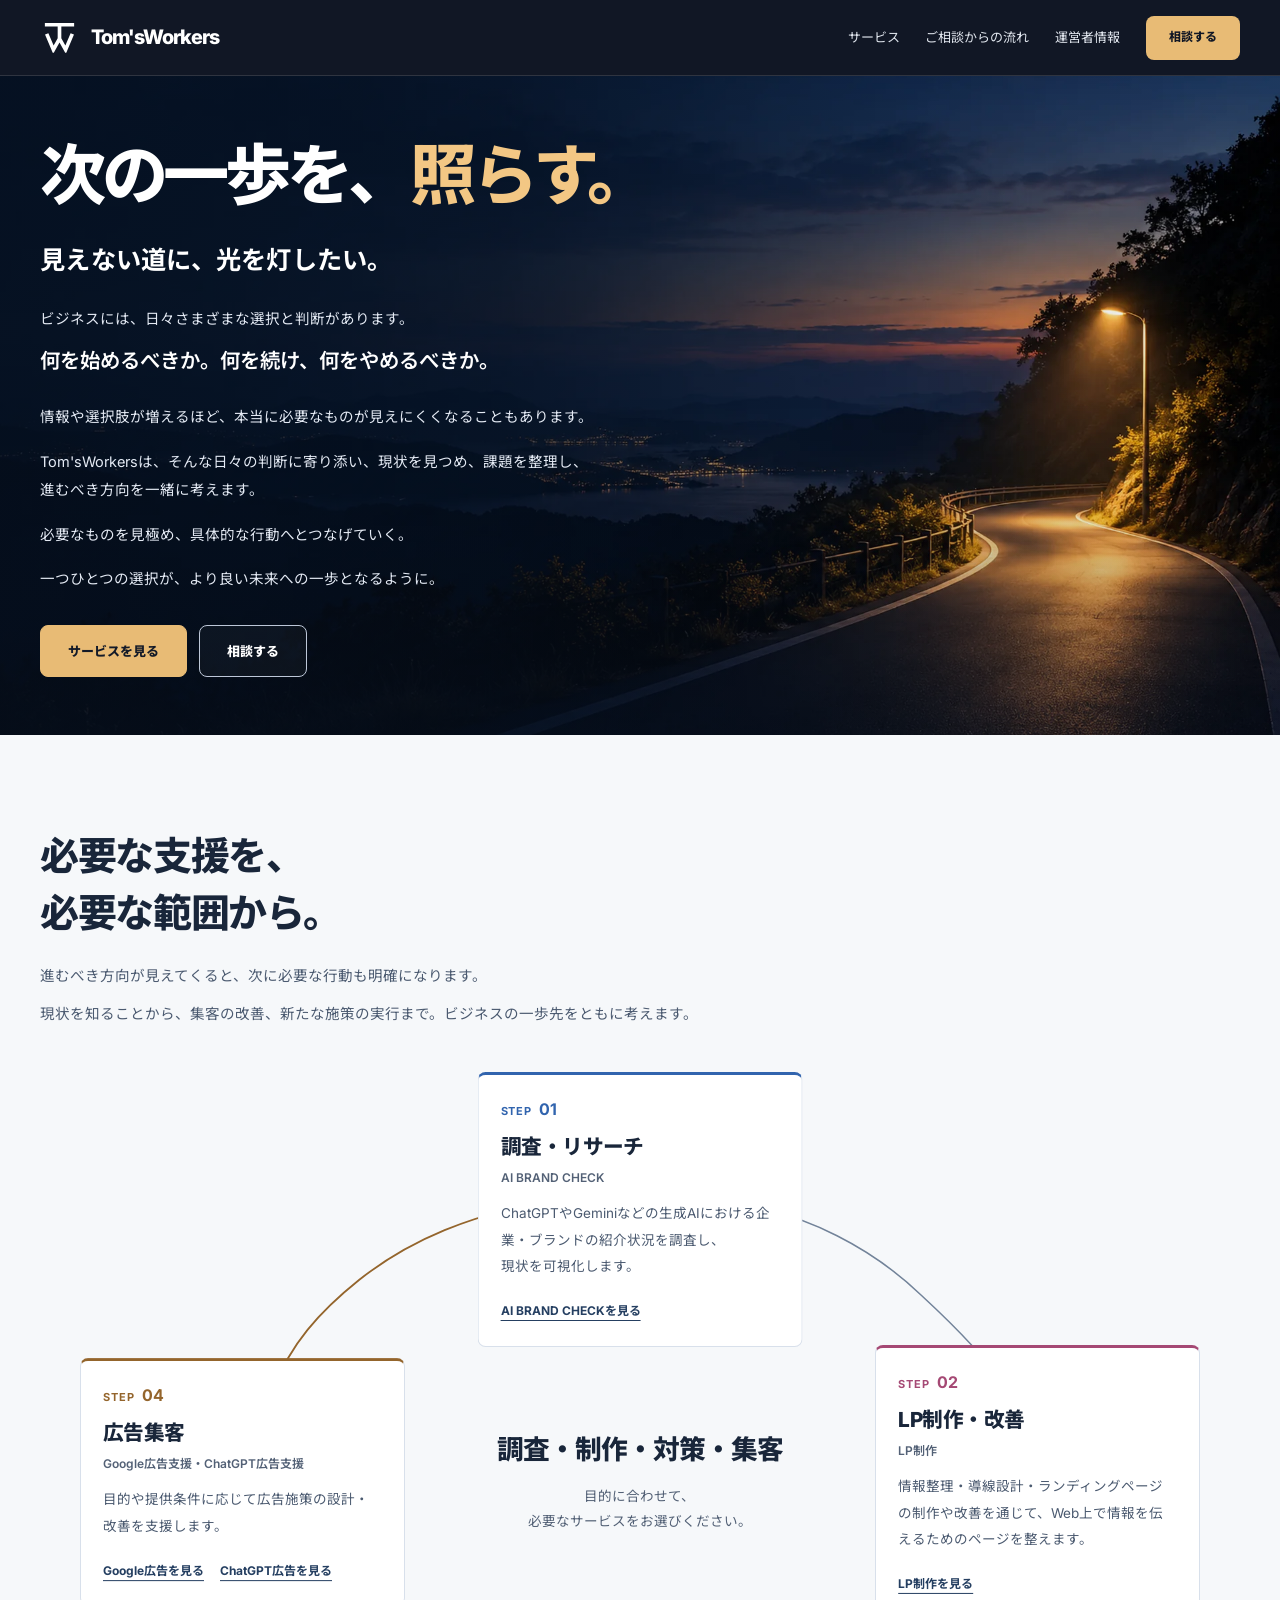
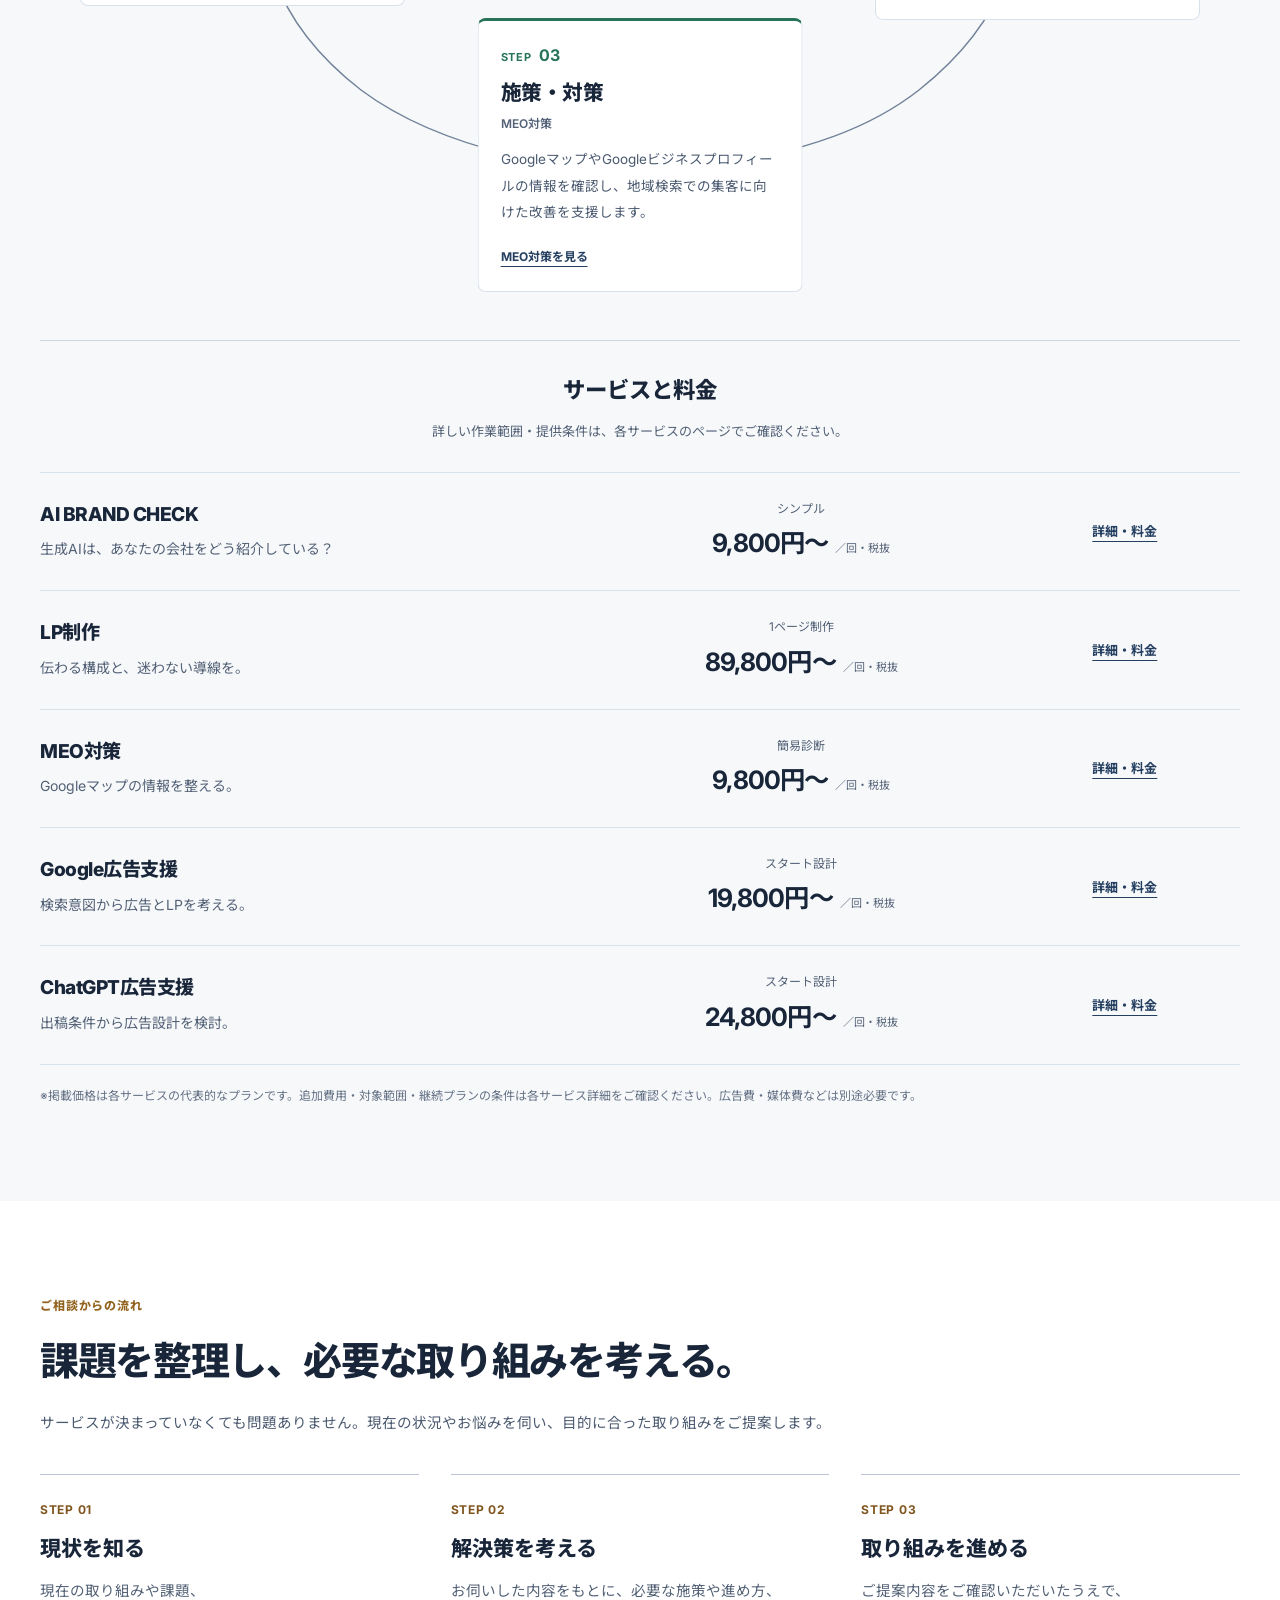
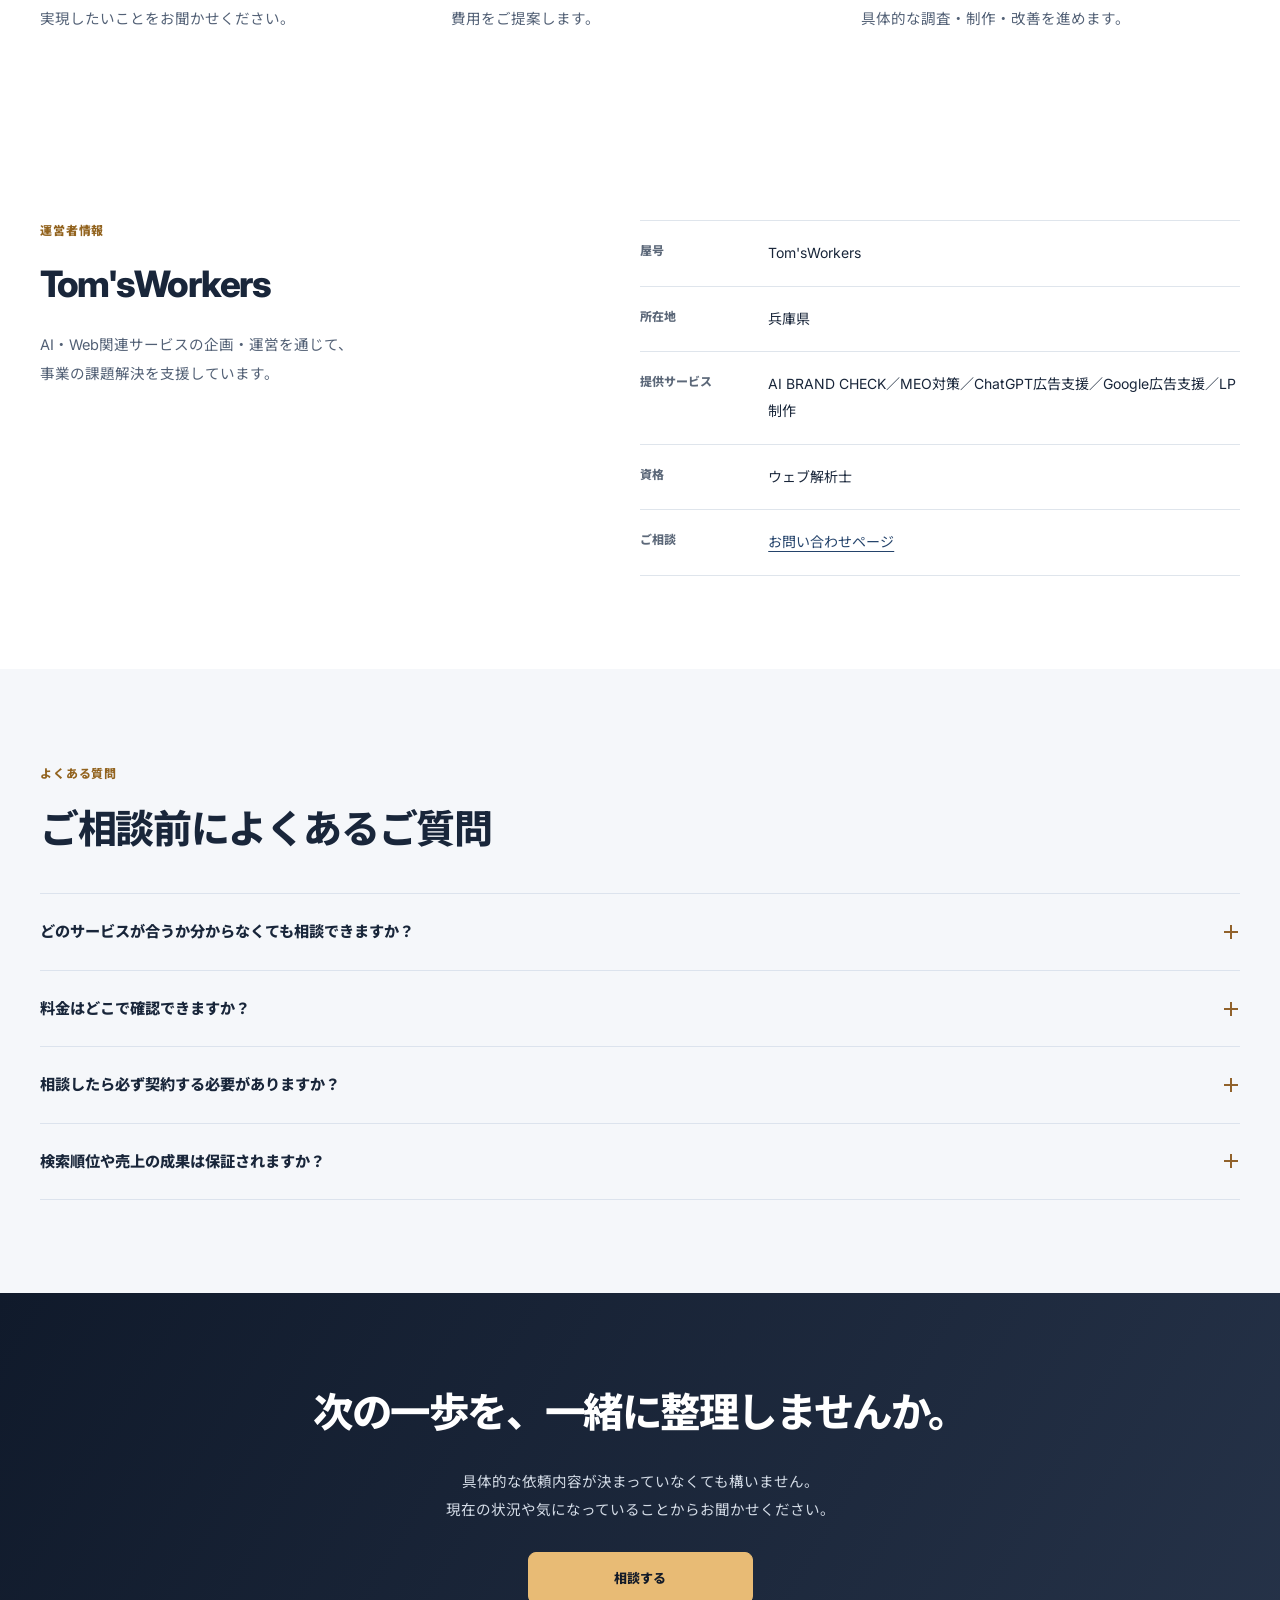
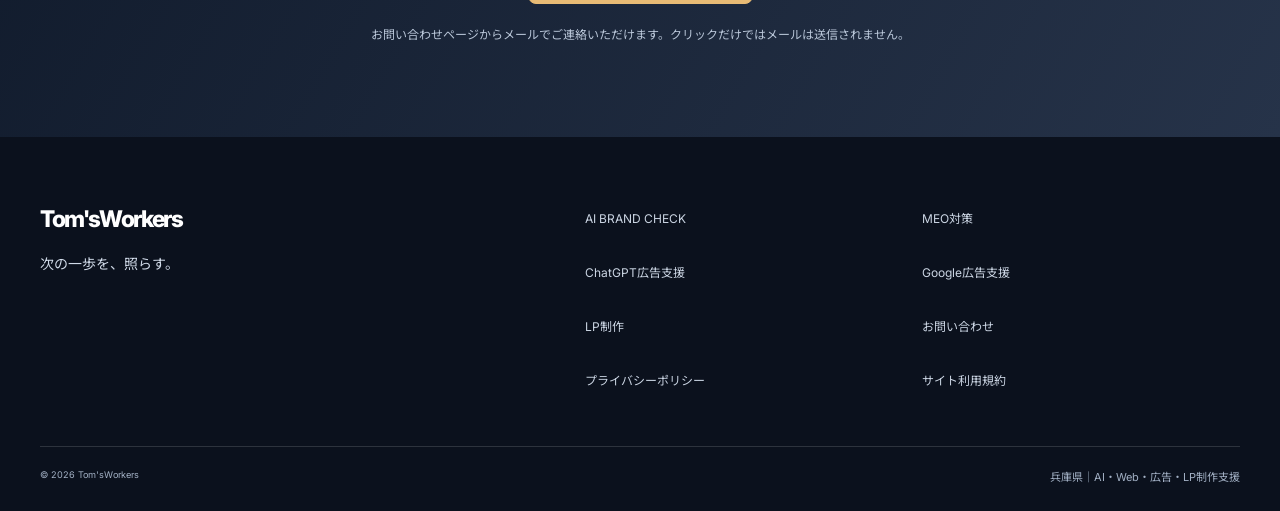
<file: index.html>
<!doctype html>
<html lang="ja">
<head>
  <meta charset="utf-8">
  <meta name="viewport" content="width=device-width,initial-scale=1">
  <meta name="theme-color" content="#0c1423">
  <title>Tom'sWorkers｜AI・Web・広告・LP制作の相談と支援</title>
  <meta name="description" content="Tom'sWorkersは兵庫県を拠点に、AI BRAND CHECK、MEO対策、ChatGPT広告支援、Google広告支援、LP制作を提供。サービス内容と料金を公開し、課題整理から実装まで支援します。">
  <link rel="canonical" href="https://tomsworkers.com/">
  <link rel="icon" href="favicon.svg" type="image/svg+xml">
  <meta property="og:type" content="website">
  <meta property="og:locale" content="ja_JP">
  <meta property="og:site_name" content="Tom'sWorkers">
  <meta property="og:title" content="Tom'sWorkers｜次の一歩を、照らす。">
  <meta property="og:description" content="現状を知ることから、集客の改善、新たな施策の実行まで。AI BRAND CHECK・LP制作・MEO対策・広告支援を提供します。">
  <meta property="og:url" content="https://tomsworkers.com/">
  <meta property="og:image" content="https://tomsworkers.com/assets/hero-road.webp">
  <meta property="og:image:alt" content="夕暮れの道を照らす街灯">
  <meta name="twitter:card" content="summary_large_image">
  <link rel="preconnect" href="https://fonts.googleapis.com">
  <link rel="preconnect" href="https://fonts.gstatic.com" crossorigin>
  <link href="https://fonts.googleapis.com/css2?family=Inter:wght@400;500;600;700;800&family=Noto+Sans+JP:wght@400;500;600;700;800&display=swap" rel="stylesheet">
  <link rel="preload" as="image" href="assets/hero-road.webp" fetchpriority="high">
  <link rel="stylesheet" href="assets/css/tw-home-v3.css?v=4.7">
  <script type="application/ld+json">{"@context":"https://schema.org","@graph":[{"@type":"Organization","@id":"https://tomsworkers.com/#organization","name":"Tom'sWorkers","url":"https://tomsworkers.com/","logo":"https://tomsworkers.com/assets/brand/tomsworkers-symbol.svg","areaServed":{"@type":"Country","name":"日本"}},{"@type":"WebSite","@id":"https://tomsworkers.com/#website","name":"Tom'sWorkers","url":"https://tomsworkers.com/","inLanguage":"ja","publisher":{"@id":"https://tomsworkers.com/#organization"}},{"@type":"WebPage","@id":"https://tomsworkers.com/#webpage","name":"Tom'sWorkers｜AI・Web・広告・LP制作の相談と支援","url":"https://tomsworkers.com/","isPartOf":{"@id":"https://tomsworkers.com/#website"},"inLanguage":"ja"},{"@type":"ItemList","name":"Tom'sWorkersの5サービス","itemListElement":[{"@type":"ListItem","position":1,"name":"AI BRAND CHECK","url":"https://tomsworkers.com/abc/"},{"@type":"ListItem","position":2,"name":"MEO対策","url":"https://tomsworkers.com/meo/"},{"@type":"ListItem","position":3,"name":"ChatGPT広告支援","url":"https://tomsworkers.com/chatgpt-ads/"},{"@type":"ListItem","position":4,"name":"Google広告支援","url":"https://tomsworkers.com/google-ads/"},{"@type":"ListItem","position":5,"name":"LP制作・改善支援","url":"https://tomsworkers.com/lp/"}]}]}</script>
  <script async src="https://www.googletagmanager.com/gtag/js?id=G-THQMLL2YRE"></script>
  <script>window.dataLayer=window.dataLayer||[];function gtag(){dataLayer.push(arguments)}gtag('js',new Date());gtag('config','G-THQMLL2YRE');</script>
  <script defer src="assets/js/tw-home-v3.js"></script>
</head>
<body class="tw-home-v3">
<a class="skip-link" href="#main">本文へ移動</a>
<header class="site-header"><div class="shell nav-row">
  <a class="brand" href="/" aria-label="Tom'sWorkers トップページ"><img src="assets/brand/tomsworkers-symbol.svg" alt="" width="39" height="39" aria-hidden="true"><span>Tom'sWorkers</span></a>
  <nav class="desktop-nav" aria-label="メインメニュー"><a href="#services">サービス</a><a href="#approach">ご相談からの流れ</a><a href="#about">運営者情報</a></nav>
  <a class="nav-cta" href="/contact/" data-track="cta" data-placement="header">相談する</a>
  <details class="mobile-menu"><summary aria-label="メニュー"><span class="menu-text">メニュー</span><span aria-hidden="true">☰</span></summary><nav aria-label="モバイルメニュー"><a href="#services">サービス</a><a href="#approach">ご相談からの流れ</a><a href="#about">運営者情報</a><a href="/contact/" data-track="cta" data-placement="mobile_menu">相談する</a></nav></details>
</div></header>
<main id="main" tabindex="-1">
<section class="hero" aria-labelledby="hero-title">
  <img class="hero-photo" src="assets/hero-road.webp" alt="" width="1920" height="1280" fetchpriority="high" decoding="async" aria-hidden="true">
  <div class="hero-overlay" aria-hidden="true"></div>
  <div class="shell hero-inner"><div class="hero-copy">
    <h1 id="hero-title">次の一歩を、<wbr><span>照らす。</span></h1>
    <p class="hero-manifesto">見えない道に、光を灯したい。</p>
    <p class="hero-opening">ビジネスには、<span class="text-unit">日々さまざまな</span><wbr><span class="text-unit">選択と判断があります。</span></p>
    <p class="hero-question"><span>何を始めるべきか。</span><wbr><span>何を続け、何をやめるべきか。</span></p>
    <div class="hero-story">
      <p>情報や選択肢が増えるほど、本当に必要なものが見えにくくなることもあります。</p>
      <p>Tom'sWorkersは、そんな日々の判断に寄り添い、<span class="text-unit">現状を見つめ、</span>課題を整理し、<span class="text-unit">進むべき方向を一緒に考えます。</span></p>
      <p><span class="text-unit">必要なものを見極め、</span><wbr><span class="text-unit">具体的な行動へとつなげていく。</span></p>
      <p><span class="text-unit">一つひとつの選択が、</span><wbr><span class="text-unit">より良い未来への一歩となるように。</span></p>
    </div>
    <div class="hero-actions"><a class="btn btn-primary" href="#services">サービスを見る</a><a class="btn btn-outline" href="/contact/" data-track="cta" data-placement="hero">相談する</a></div>
  </div></div>
</section>
<section class="section services" id="services" aria-labelledby="services-title"><div class="shell">
  <div class="section-head"><h2 id="services-title">必要な支援を、<br>必要な範囲から。</h2>
    <p>進むべき方向が見えてくると、次に必要な行動も明確になります。</p>
    <p>現状を知ることから、集客の改善、新たな施策の実行まで。ビジネスの一歩先をともに考えます。</p>
  </div>
  <figure class="service-cycle" aria-labelledby="cycle-title">
    <div class="cycle-layout">
      <svg class="cycle-connectors" viewBox="0 0 1120 800" fill="none" aria-hidden="true" focusable="false">
        <defs><marker id="cycle-arrow" viewBox="0 0 10 10" refX="8" refY="5" markerWidth="7" markerHeight="7" orient="auto"><path d="M1 1 8 5 1 9" stroke="#728399" stroke-width="1.5" stroke-linecap="round" stroke-linejoin="round"/></marker><marker id="cycle-return-arrow" viewBox="0 0 10 10" refX="8" refY="5" markerWidth="7" markerHeight="7" orient="auto"><path d="M1 1 8 5 1 9" stroke="#94652c" stroke-width="1.5" stroke-linecap="round" stroke-linejoin="round"/></marker></defs>
        <path d="M655 120 C728 133 792 166 841 213 C880 249 910 281 926 306" stroke="#728399" stroke-width="1.5" marker-mid="url(#cycle-arrow)"/>
        <path d="M926 495 C910 539 878 577 839 608 C788 648 725 667 657 680" stroke="#728399" stroke-width="1.5" marker-mid="url(#cycle-arrow)"/>
        <path d="M463 680 C395 667 332 646 281 608 C241 577 209 538 194 495" stroke="#728399" stroke-width="1.5" marker-mid="url(#cycle-arrow)"/>
        <path d="M194 306 C210 263 239 230 279 198 C332 156 393 133 463 120" stroke="#94652c" stroke-width="1.8" marker-mid="url(#cycle-return-arrow)"/>
      </svg>
      <div class="cycle-center"><h3 id="cycle-title">調査・制作・対策・集客</h3><p><span>目的に合わせて、</span><span>必要なサービスをお選びください。</span></p></div>
      <span class="cycle-mobile-return-line" aria-hidden="true"></span>
      <ol class="cycle-steps">
        <li class="cycle-node cycle-abc"><p class="cycle-step">STEP <span>01</span></p><h4>調査・リサーチ</h4><p class="cycle-service-name">AI BRAND CHECK</p><p class="cycle-description">ChatGPTやGeminiなどの生成AIにおける企業・ブランドの紹介状況を調査し、<span class="text-unit">現状を可視化します。</span></p><a href="/abc/" data-track="service_view" data-service="abc" data-placement="cycle">AI BRAND CHECKを見る</a></li>
        <li class="cycle-node cycle-lp"><p class="cycle-step">STEP <span>02</span></p><h4>LP制作・改善</h4><p class="cycle-service-name">LP制作</p><p class="cycle-description">情報整理・導線設計・ランディングページの制作や改善を通じて、Web上で情報を伝えるためのページを整えます。</p><a href="/lp/" data-track="service_view" data-service="lp" data-placement="cycle">LP制作を見る</a></li>
        <li class="cycle-node cycle-meo"><p class="cycle-step">STEP <span>03</span></p><h4>施策・対策</h4><p class="cycle-service-name">MEO対策</p><p class="cycle-description">GoogleマップやGoogleビジネスプロフィールの情報を確認し、地域検索での集客に向けた改善を支援します。</p><a href="/meo/" data-track="service_view" data-service="meo" data-placement="cycle">MEO対策を見る</a></li>
        <li class="cycle-node cycle-ads"><p class="cycle-step">STEP <span>04</span></p><h4>広告集客</h4><p class="cycle-service-name">Google広告支援・ChatGPT広告支援</p><p class="cycle-description">目的や提供条件に応じて広告施策の設計・改善を支援します。</p><div class="cycle-ad-links"><a href="/google-ads/" data-track="service_view" data-service="google-ads" data-placement="cycle">Google広告を見る</a><a href="/chatgpt-ads/" data-track="service_view" data-service="chatgpt-ads" data-placement="cycle">ChatGPT広告を見る</a></div></li>
      </ol>
    </div>
  </figure>
  <div class="service-directory" aria-labelledby="directory-title"><div class="directory-heading"><h3 id="directory-title">サービスと料金</h3><p>詳しい作業範囲・提供条件は、<wbr><span class="text-unit">各サービスのページでご確認ください。</span></p></div>
    <ul class="service-list">
      <li><div class="service-summary"><h4>AI BRAND CHECK</h4><p>生成AIは、<span class="text-unit">あなたの会社を</span><wbr><span class="text-unit">どう紹介している？</span></p></div><p class="service-price"><span>シンプル</span><strong>9,800円～</strong><small>／回・税抜</small></p><a href="/abc/" data-track="service_view" data-service="abc" data-placement="directory" aria-label="AI BRAND CHECKの詳細・料金">詳細・料金</a></li>
      <li><div class="service-summary"><h4>LP制作</h4><p>伝わる構成と、迷わない導線を。</p></div><p class="service-price"><span>1ページ制作</span><strong>89,800円～</strong><small>／回・税抜</small></p><a href="/lp/" data-track="service_view" data-service="lp" data-placement="directory" aria-label="LP制作の詳細・料金">詳細・料金</a></li>
      <li><div class="service-summary"><h4>MEO対策</h4><p>Googleマップの情報を整える。</p></div><p class="service-price"><span>簡易診断</span><strong>9,800円～</strong><small>／回・税抜</small></p><a href="/meo/" data-track="service_view" data-service="meo" data-placement="directory" aria-label="MEO対策の詳細・料金">詳細・料金</a></li>
      <li><div class="service-summary"><h4>Google広告支援</h4><p>検索意図から広告とLPを考える。</p></div><p class="service-price"><span>スタート設計</span><strong>19,800円～</strong><small>／回・税抜</small></p><a href="/google-ads/" data-track="service_view" data-service="google-ads" data-placement="directory" aria-label="Google広告支援の詳細・料金">詳細・料金</a></li>
      <li><div class="service-summary"><h4>ChatGPT広告支援</h4><p>出稿条件から広告設計を検討。</p></div><p class="service-price"><span>スタート設計</span><strong>24,800円～</strong><small>／回・税抜</small></p><a href="/chatgpt-ads/" data-track="service_view" data-service="chatgpt-ads" data-placement="directory" aria-label="ChatGPT広告支援の詳細・料金">詳細・料金</a></li>
    </ul>
  </div>
  <p class="service-disclaimer">※掲載価格は各サービスの代表的なプランです。追加費用・対象範囲・継続プランの条件は各サービス詳細をご確認ください。広告費・媒体費などは別途必要です。</p>
</div></section>
<section class="section approach" id="approach" aria-labelledby="approach-title"><div class="shell"><div class="section-head"><p class="eyebrow">ご相談からの流れ</p><h2 id="approach-title"><span class="text-unit">課題を整理し、</span><wbr><span class="text-unit">必要な取り組みを考える。</span></h2><p>サービスが決まっていなくても問題ありません。現在の状況やお悩みを伺い、目的に合った取り組みをご提案します。</p></div><ol class="steps"><li><span class="step-num">STEP 01</span><h3>現状を知る</h3><p><span class="text-unit">現在の取り組みや課題、</span><wbr><span class="text-unit">実現したいことをお聞かせください。</span></p></li><li><span class="step-num">STEP 02</span><h3>解決策を考える</h3><p><span class="text-unit">お伺いした内容をもとに、</span><wbr><span class="text-unit">必要な施策や進め方、</span><wbr><span class="text-unit">費用をご提案します。</span></p></li><li><span class="step-num">STEP 03</span><h3>取り組みを進める</h3><p><span class="text-unit">ご提案内容を</span><wbr><span class="text-unit">ご確認いただいたうえで、</span><wbr><span class="text-unit">具体的な調査・制作・改善を</span><wbr><span class="text-unit">進めます。</span></p></li></ol></div></section>
<section class="section about" id="about"><div class="shell about-grid"><div><p class="eyebrow">運営者情報</p><h2>Tom'sWorkers</h2><p class="about-lead"><span class="about-line"><span class="text-unit">AI・Web関連サービスの</span><wbr><span class="text-unit">企画・運営を通じて、</span></span><span class="about-line"><span class="text-unit">事業の課題解決を</span><span class="text-unit">支援しています。</span></span></p></div><dl><div><dt>屋号</dt><dd>Tom'sWorkers</dd></div><div><dt>所在地</dt><dd>兵庫県</dd></div><div><dt>提供サービス</dt><dd>AI BRAND CHECK／MEO対策／ChatGPT広告支援／Google広告支援／LP制作</dd></div><div><dt>資格</dt><dd>ウェブ解析士</dd></div><div><dt>ご相談</dt><dd><a href="/contact/" data-track="cta" data-placement="about">お問い合わせページ</a></dd></div></dl></div></section>
<section class="section faq" id="faq"><div class="shell"><div class="section-head"><p class="eyebrow">よくある質問</p><h2>ご相談前によくあるご質問</h2></div><div class="faq-list"><details><summary>どのサービスが合うか分からなくても相談できますか？<span aria-hidden="true"></span></summary><div><p>はい。目的や現在の状況を伺い、必要な調査・広告・Web施策を整理します。すべてのサービスを利用する必要はありません。</p></div></details><details><summary>料金はどこで確認できますか？<span aria-hidden="true"></span></summary><div><p>各サービスの詳細ページに料金と標準範囲を掲載しています。追加作業や広告費など、別途費用が必要な内容は事前にご案内します。</p></div></details><details><summary>相談したら必ず契約する必要がありますか？<span aria-hidden="true"></span></summary><div><p>いいえ。ご相談内容と作業条件をご確認いただいたうえで、ご依頼を判断いただけます。</p></div></details><details><summary>検索順位や売上の成果は保証されますか？<span aria-hidden="true"></span></summary><div><p>検索順位、AIでの紹介、広告審査・配信、問い合わせ数や売上などの成果は保証していません。調査・制作・提案の対象範囲と納品物を明確にして進めます。</p></div></details></div></div></section>
<section class="closing" id="contact"><div class="shell closing-inner"><h2><span class="text-unit">次の一歩を、</span><wbr><span class="text-unit">一緒に整理しませんか。</span></h2><p class="closing-lead"><span class="closing-line"><span class="text-unit">具体的な依頼内容が</span><wbr><span class="text-unit">決まっていなくても構いません。</span></span><span class="closing-line"><span class="text-unit">現在の状況や</span><span class="text-unit">気になっていることから</span><wbr><span class="text-unit">お聞かせください。</span></span></p><a class="btn btn-primary" href="/contact/" data-track="cta" data-placement="closing">相談する</a><p class="closing-note"><span class="text-unit">お問い合わせページから</span><wbr><span class="text-unit">メールでご連絡いただけます。</span><wbr><span class="text-unit">クリックだけでは</span><wbr><span class="text-unit">メールは送信されません。</span></p></div></section>
</main>
<footer class="site-footer"><div class="shell"><div class="footer-top"><div><a class="footer-brand" href="/">Tom'sWorkers</a><p>次の一歩を、照らす。</p></div><nav aria-label="フッターメニュー"><a href="/abc/">AI BRAND CHECK</a><a href="/meo/">MEO対策</a><a href="/chatgpt-ads/">ChatGPT広告支援</a><a href="/google-ads/">Google広告支援</a><a href="/lp/">LP制作</a><a href="/contact/">お問い合わせ</a><a href="/privacy/">プライバシーポリシー</a><a href="/terms/">サイト利用規約</a></nav></div><div class="footer-bottom"><small>© 2026 Tom'sWorkers</small><span>兵庫県｜AI・Web・広告・LP制作支援</span></div></div></footer>
</body>
</html>
</file>
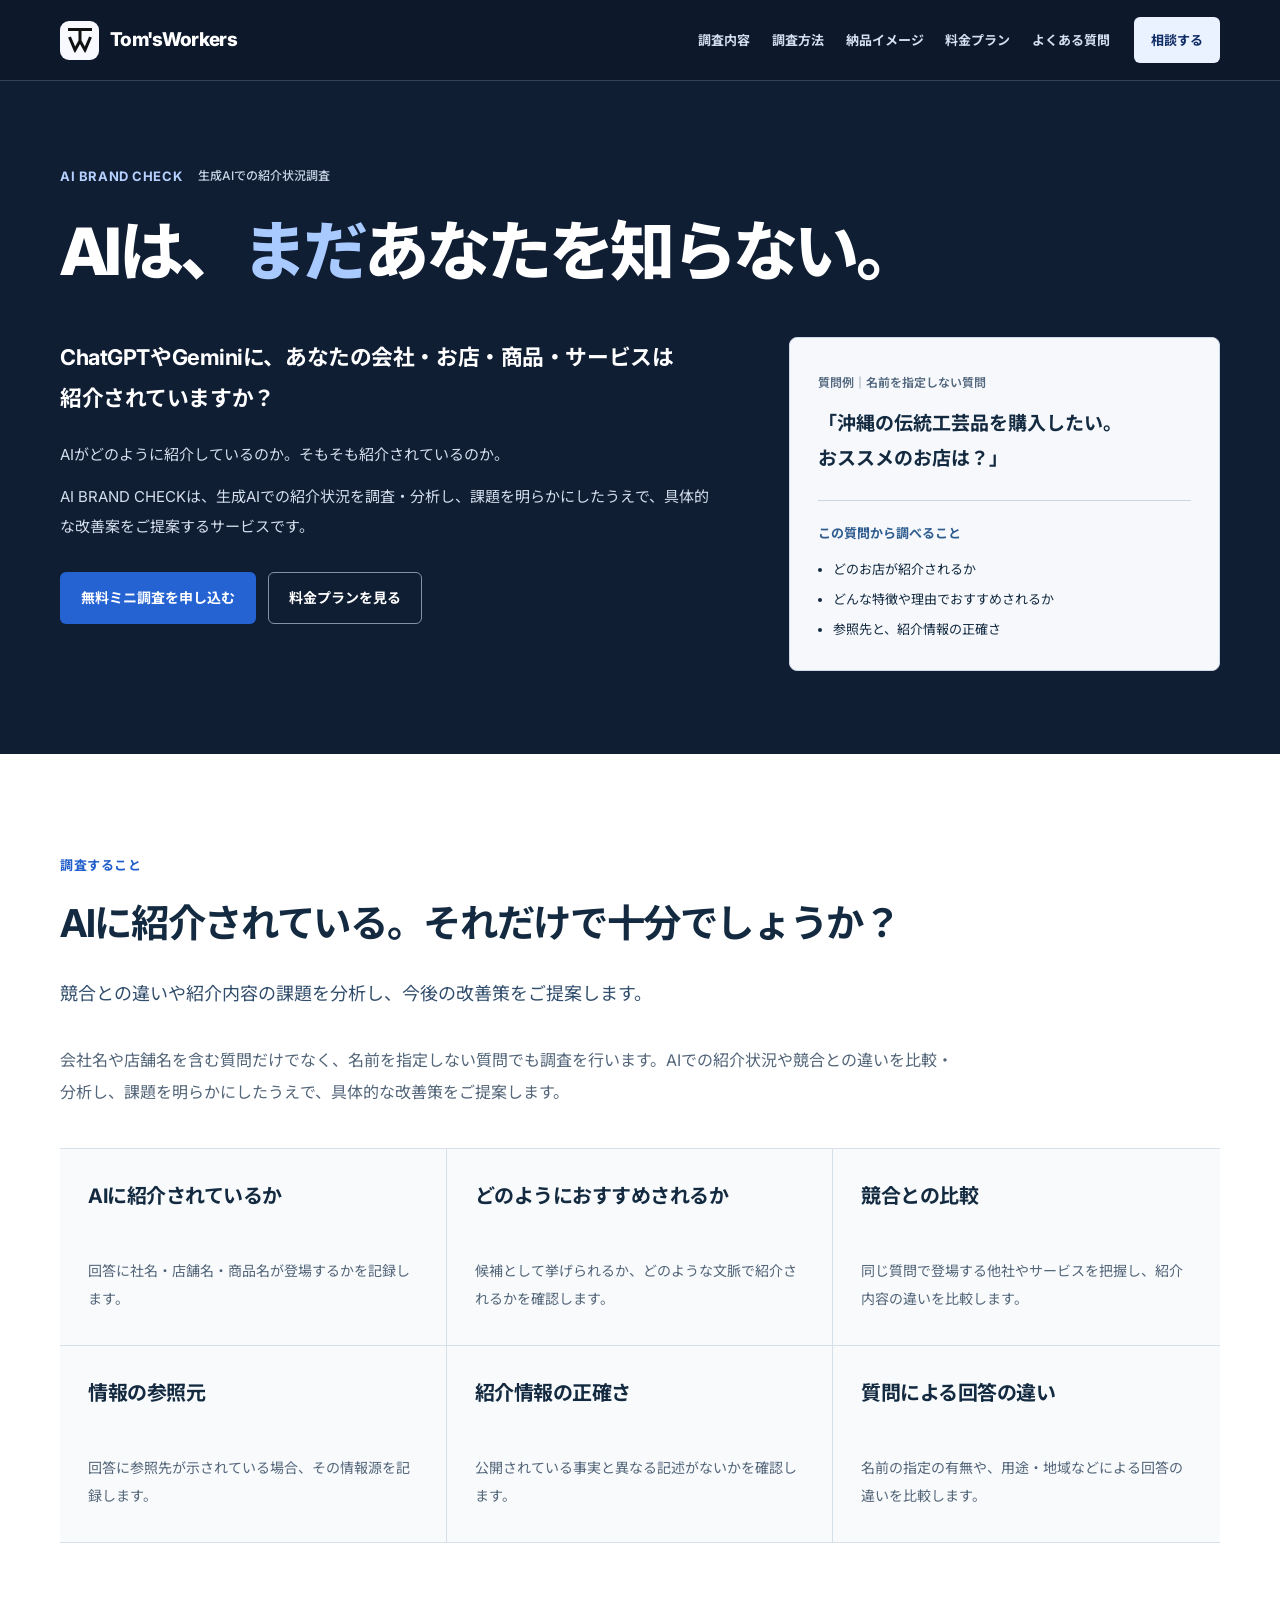
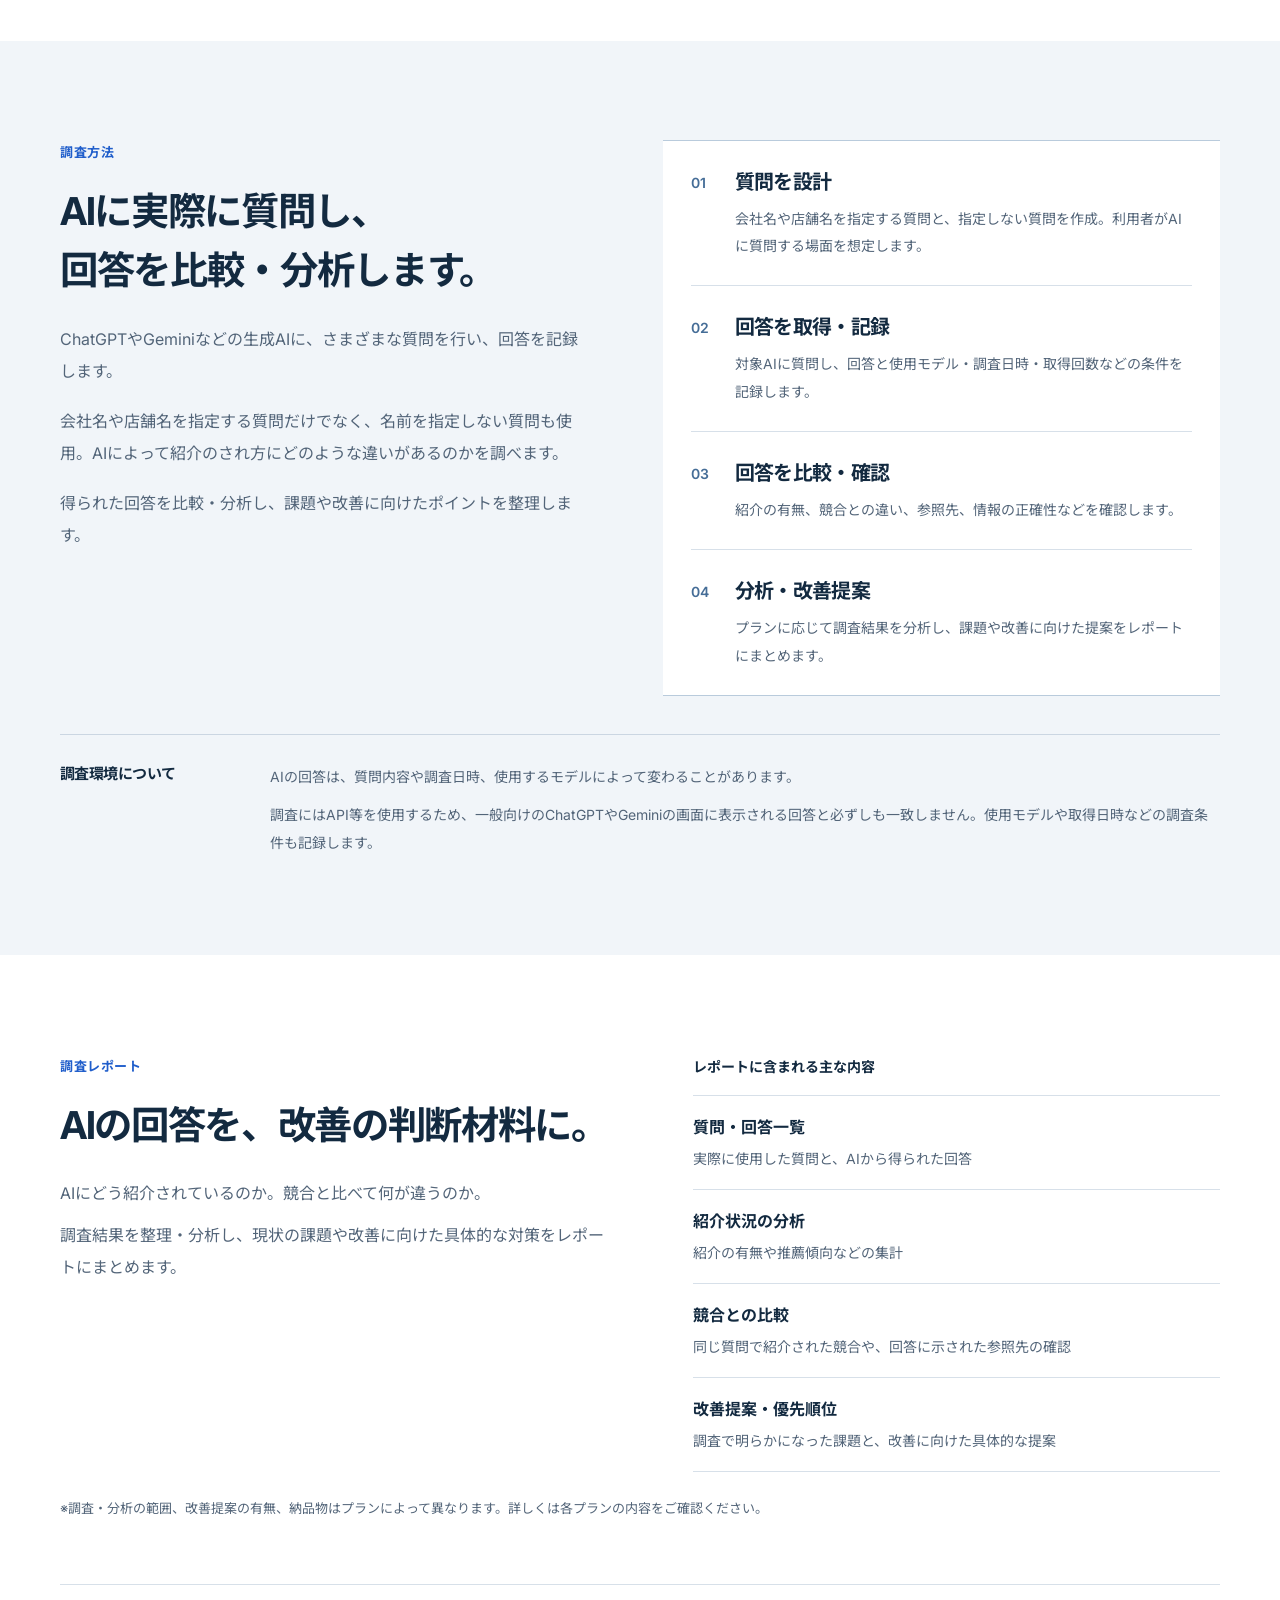
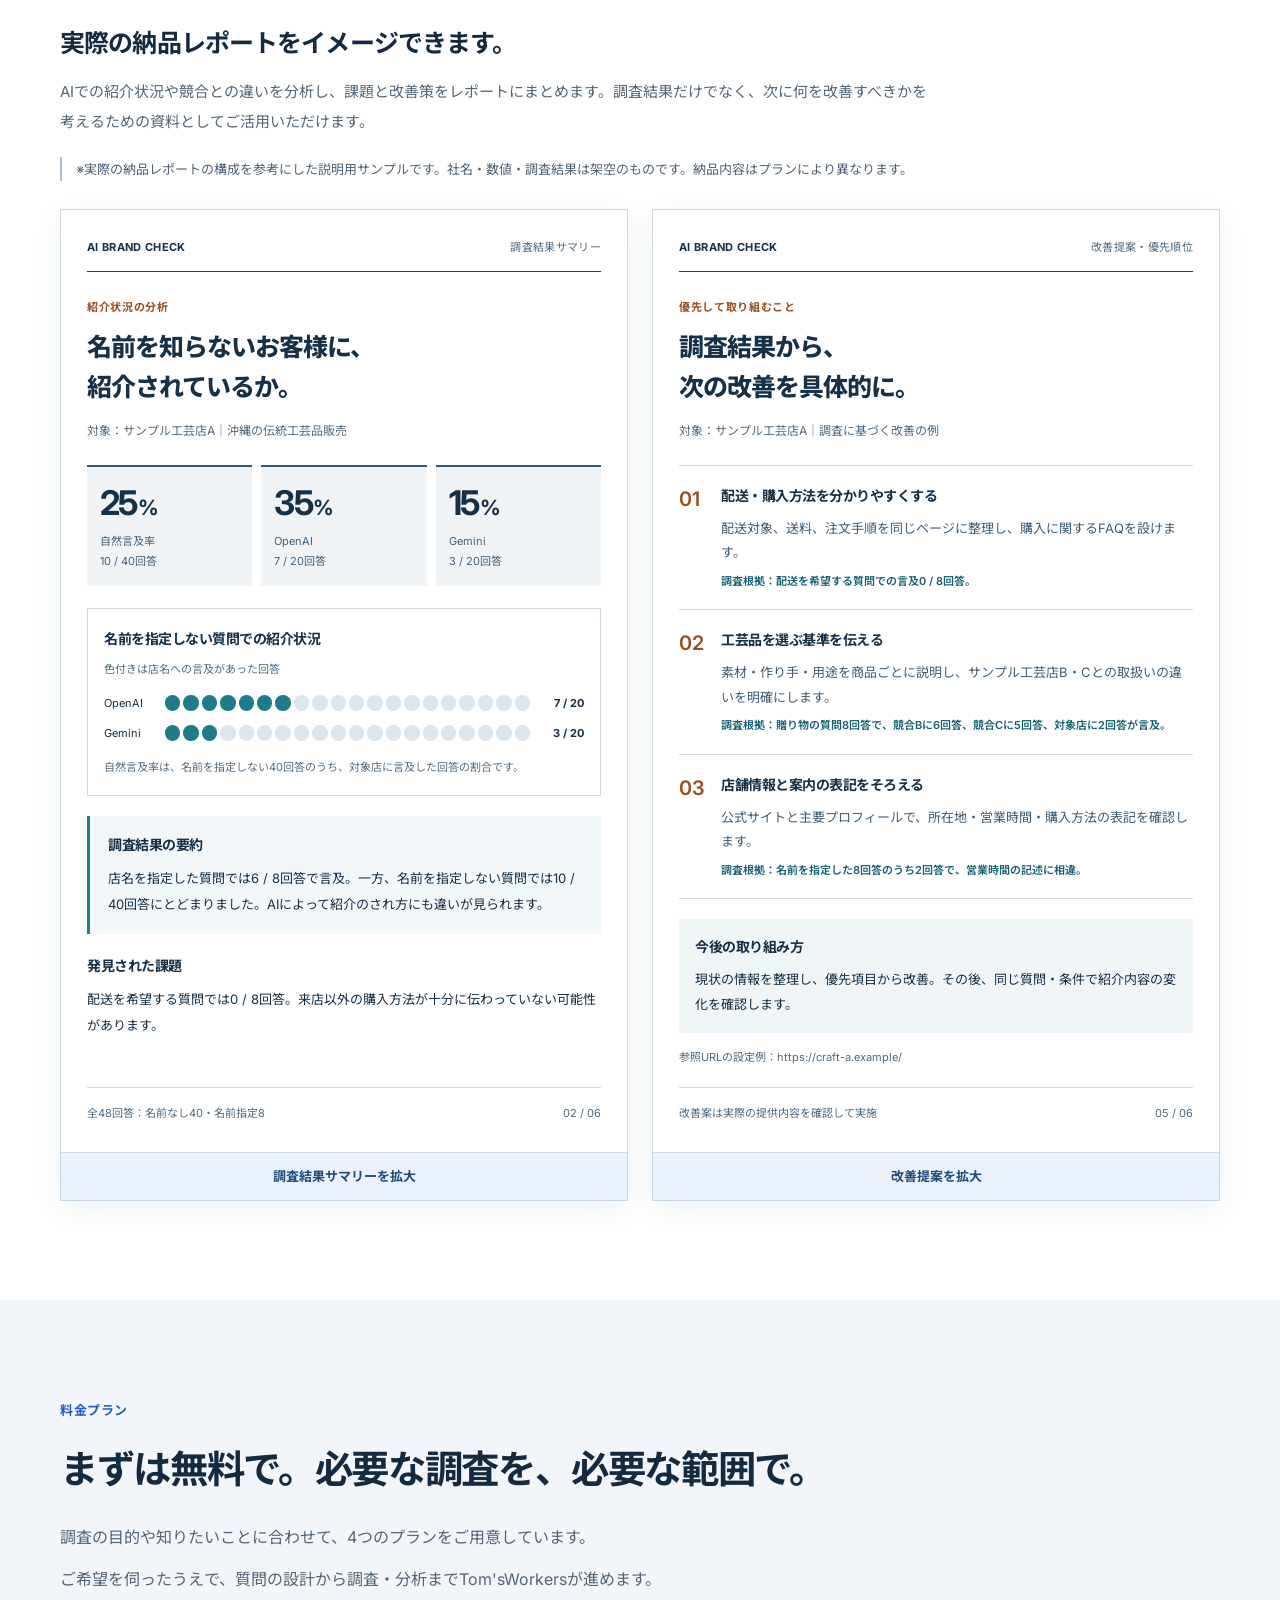
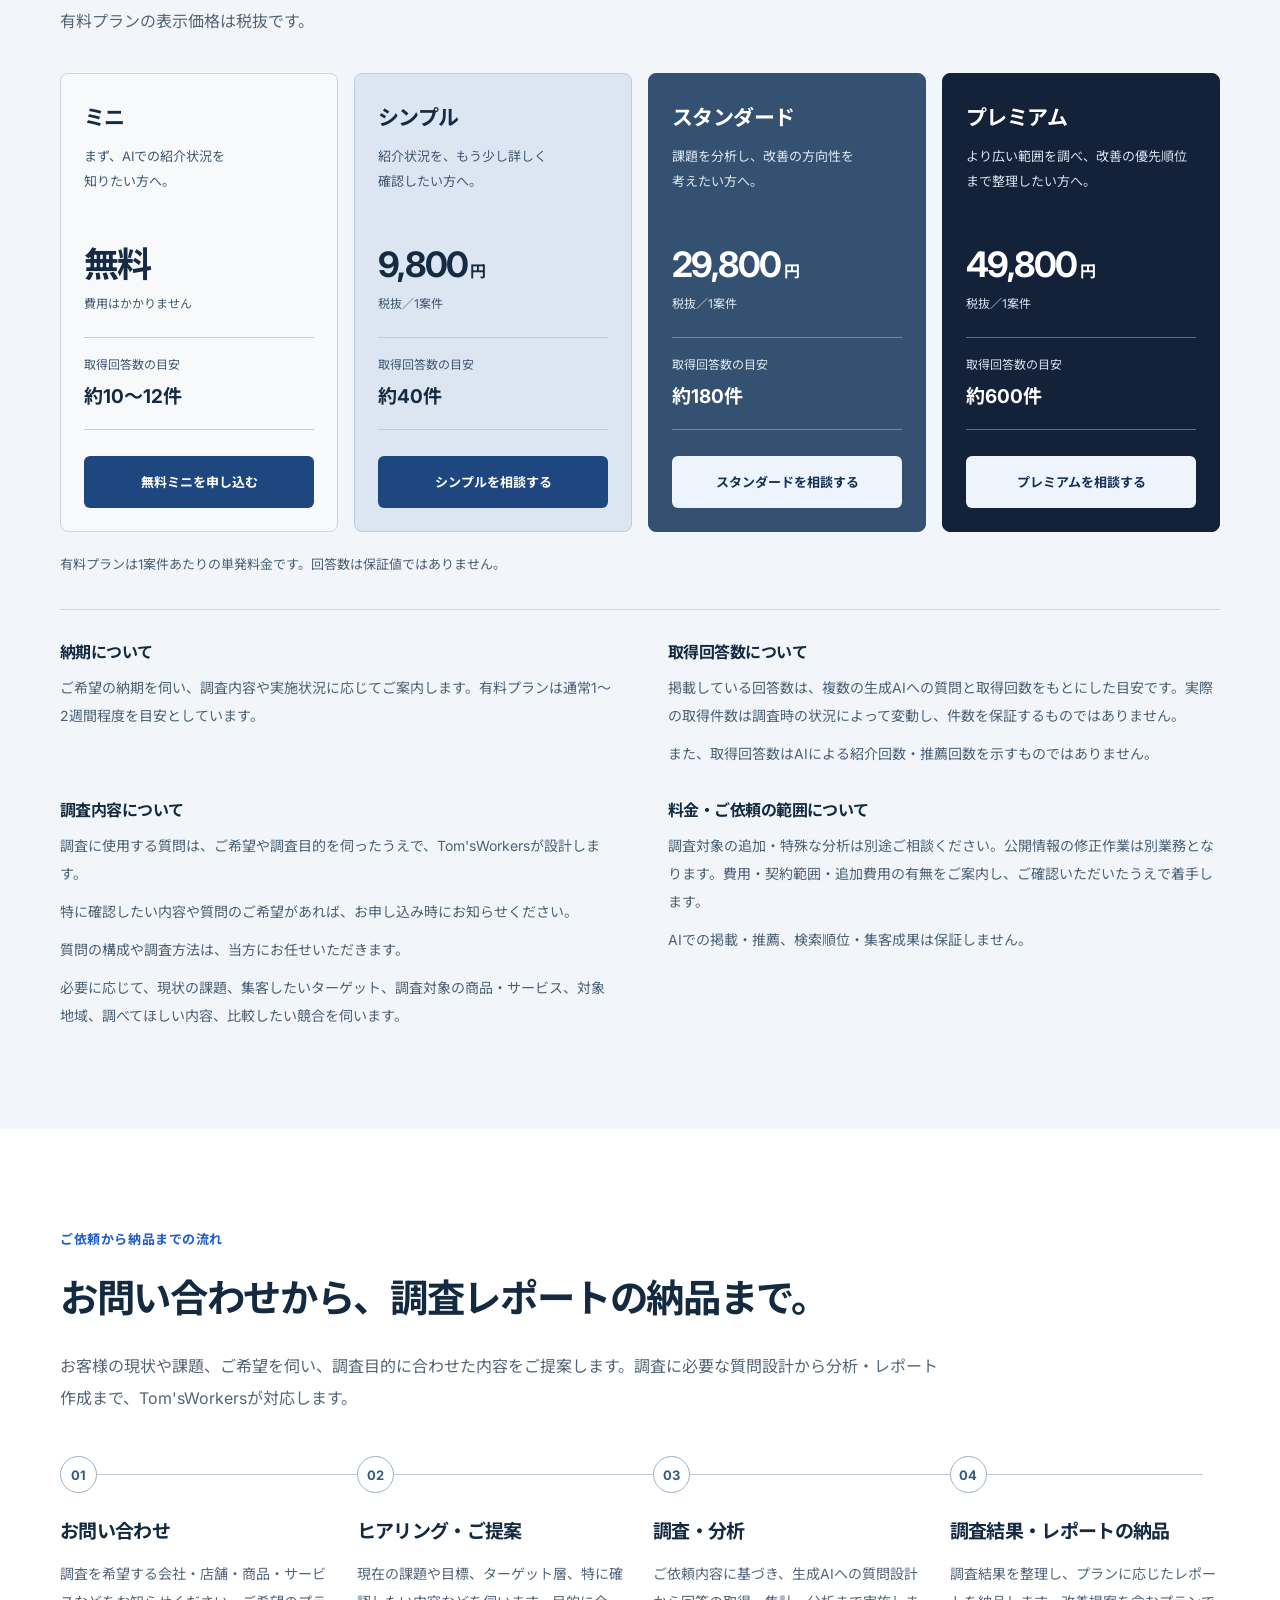
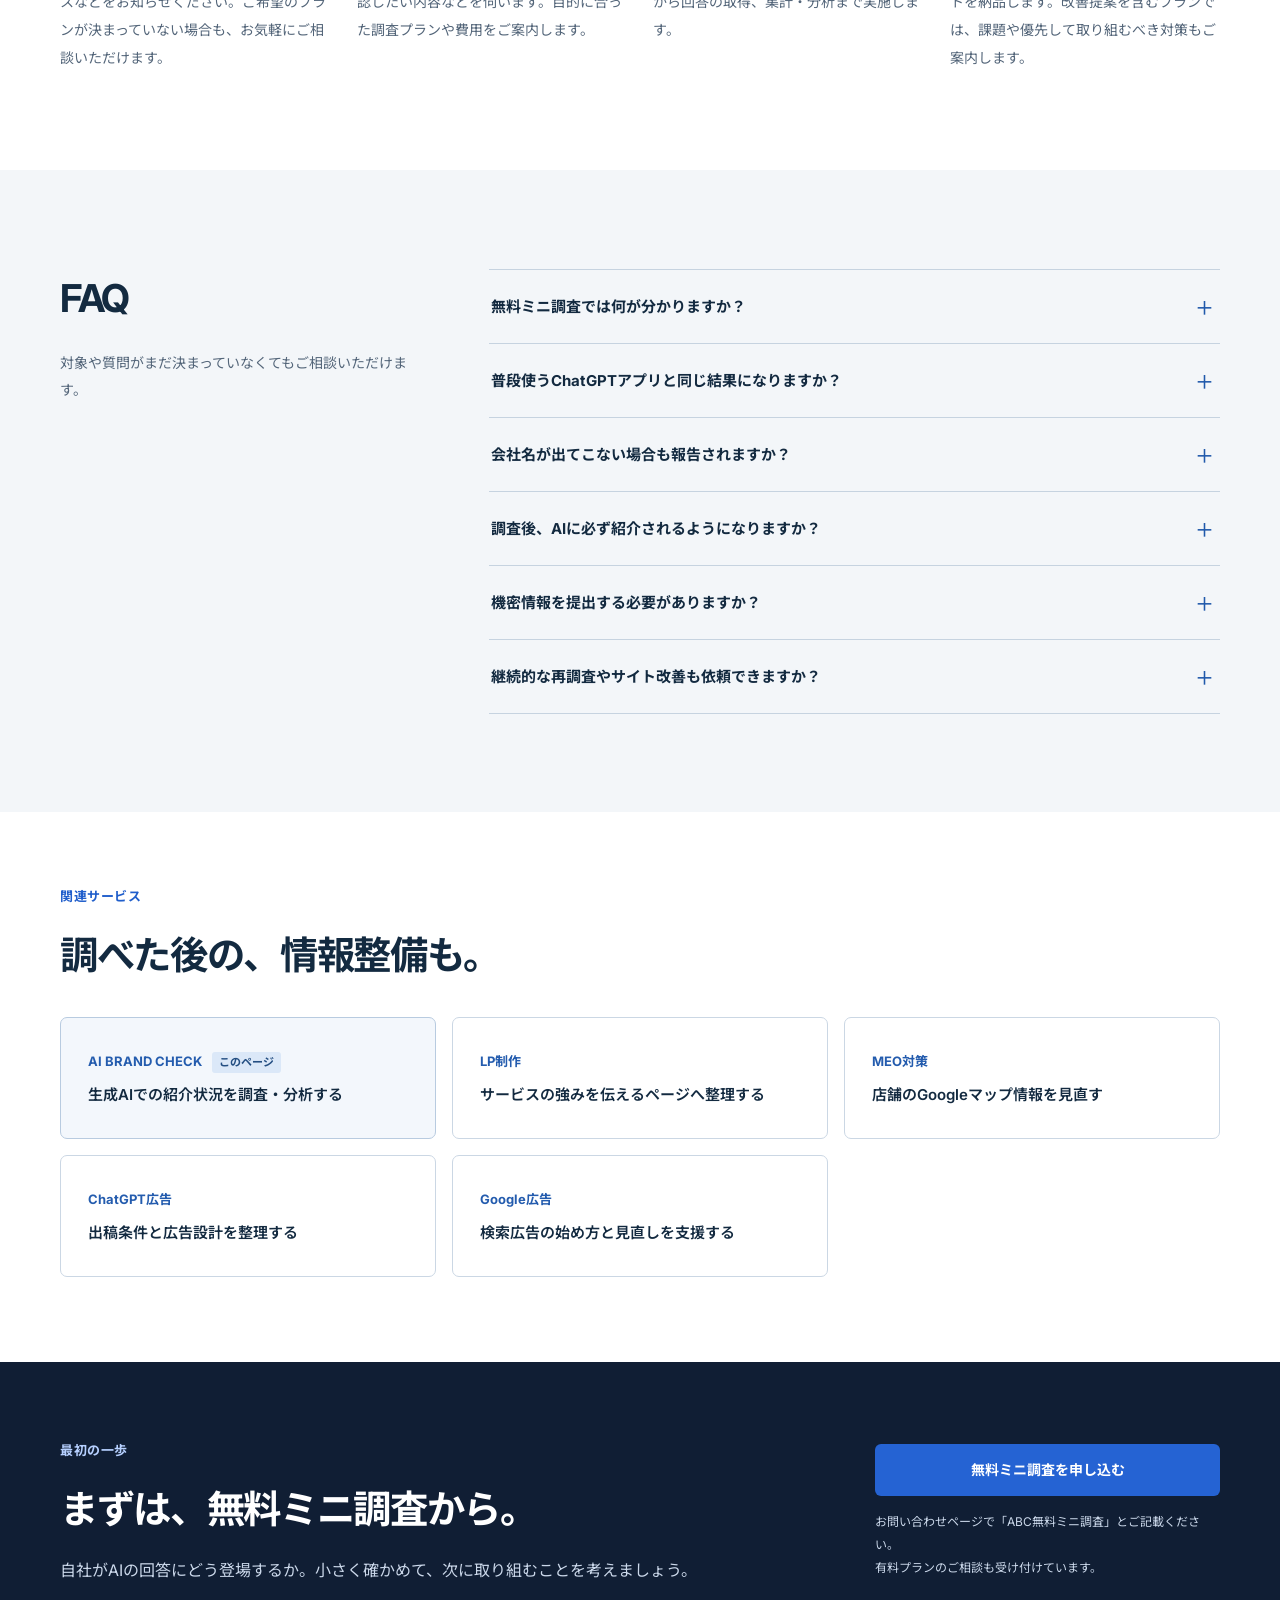
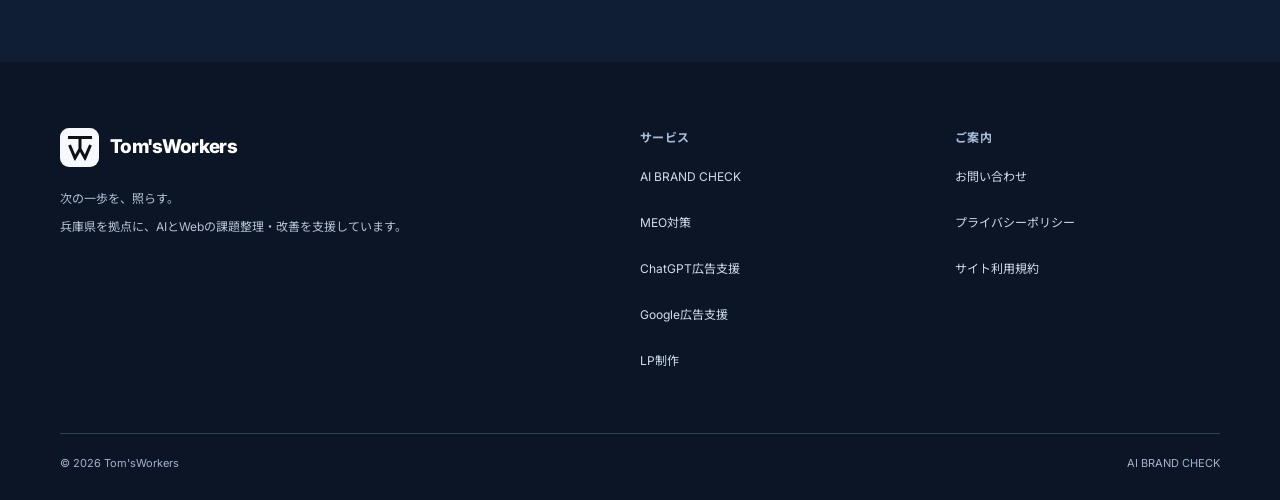
<file: abc/index.html>
<!doctype html>
<html lang="ja">
<head>
  <meta charset="utf-8">
  <meta name="viewport" content="width=device-width, initial-scale=1">
  <meta name="theme-color" content="#0b1120">
  <meta name="description" content="AI BRAND CHECKは、ChatGPTやGeminiでの紹介状況を調査・分析するサービス。競合との違いや情報の正確さを確認し、プランに応じて改善策をご提案します。無料ミニから4つの料金プランとレポートサンプルをご案内。">
  <title>AI BRAND CHECK｜ChatGPT・Geminiの紹介状況を調査・分析｜Tom'sWorkers</title>
  <link rel="canonical" href="https://tomsworkers.com/abc/">
  <link rel="icon" href="../favicon.svg" type="image/svg+xml">
  <meta property="og:type" content="website">
  <meta property="og:locale" content="ja_JP">
  <meta property="og:site_name" content="Tom'sWorkers">
  <meta property="og:title" content="AI BRAND CHECK｜AIでの紹介状況を調査・分析">
  <meta property="og:description" content="AI BRAND CHECKは、ChatGPTやGeminiでの紹介状況を調査・分析するサービス。競合との違いや情報の正確さを確認し、プランに応じて改善策をご提案します。無料ミニから4つの料金プランとレポートサンプルをご案内。">
  <meta property="og:url" content="https://tomsworkers.com/abc/">
  <meta property="og:image" content="https://tomsworkers.com/assets/images/abc-og.png">
  <meta property="og:image:width" content="1200">
  <meta property="og:image:height" content="630">
  <meta name="twitter:card" content="summary_large_image">
  <link rel="preconnect" href="https://fonts.googleapis.com">
  <link rel="preconnect" href="https://fonts.gstatic.com" crossorigin>
  <link href="https://fonts.googleapis.com/css2?family=Inter:wght@400;500;600;700;800&amp;family=Noto+Sans+JP:wght@400;500;600;700;800&amp;display=swap" rel="stylesheet">
  <link rel="stylesheet" href="../assets/css/tw-abc-v3.css">
  <script type="application/ld+json">
{
  "@context": "https://schema.org",
  "@graph": [
    {
      "@type": "Organization",
      "@id": "https://tomsworkers.com/#organization",
      "name": "Tom'sWorkers",
      "url": "https://tomsworkers.com/",
      "logo": "https://tomsworkers.com/assets/brand/tomsworkers-symbol.svg",
      "areaServed": {
        "@type": "Country",
        "name": "日本"
      }
    },
    {
      "@type": "WebSite",
      "@id": "https://tomsworkers.com/#website",
      "name": "Tom'sWorkers",
      "url": "https://tomsworkers.com/",
      "publisher": {
        "@id": "https://tomsworkers.com/#organization"
      },
      "inLanguage": "ja"
    },
    {
      "@type": "WebPage",
      "@id": "https://tomsworkers.com/abc/#webpage",
      "name": "AI BRAND CHECK｜ChatGPT・Geminiの紹介状況を調査・分析",
      "url": "https://tomsworkers.com/abc/",
      "isPartOf": {
        "@id": "https://tomsworkers.com/#website"
      },
      "about": {
        "@id": "https://tomsworkers.com/abc/#service"
      },
      "inLanguage": "ja"
    },
    {
      "@type": "Service",
      "@id": "https://tomsworkers.com/abc/#service",
      "name": "AI BRAND CHECK",
      "serviceType": "生成AIでの紹介状況・競合・参照元・情報の正確さの調査・分析",
      "description": "ChatGPTやGeminiでの紹介状況と競合との違いを調査・分析し、プランに応じて改善策を提案するサービス。AIでの掲載・推薦、検索順位・集客成果は保証しません。",
      "provider": {
        "@id": "https://tomsworkers.com/#organization"
      },
      "areaServed": {
        "@type": "Country",
        "name": "日本"
      },
      "url": "https://tomsworkers.com/abc/",
      "offers": [
        {
          "@type": "Offer",
          "name": "ミニ",
          "price": "0",
          "priceCurrency": "JPY",
          "url": "https://tomsworkers.com/contact/?service=abc&plan=mini",
          "description": "まず、AIでの紹介状況を知りたい方へ。無料。取得回答数の目安約10〜12件。件数は保証しません。"
        },
        {
          "@type": "Offer",
          "name": "シンプル",
          "price": "9800",
          "priceCurrency": "JPY",
          "url": "https://tomsworkers.com/contact/?service=abc&plan=simple",
          "description": "紹介状況を、もう少し詳しく確認したい方へ。1案件あたり税抜9,800円の単発料金。取得回答数の目安約40件。件数は保証しません。",
          "priceSpecification": {
            "@type": "UnitPriceSpecification",
            "price": "9800",
            "priceCurrency": "JPY",
            "valueAddedTaxIncluded": false
          }
        },
        {
          "@type": "Offer",
          "name": "スタンダード",
          "price": "29800",
          "priceCurrency": "JPY",
          "url": "https://tomsworkers.com/contact/?service=abc&plan=standard",
          "description": "課題を分析し、改善の方向性を考えたい方へ。1案件あたり税抜29,800円の単発料金。取得回答数の目安約180件。件数は保証しません。",
          "priceSpecification": {
            "@type": "UnitPriceSpecification",
            "price": "29800",
            "priceCurrency": "JPY",
            "valueAddedTaxIncluded": false
          }
        },
        {
          "@type": "Offer",
          "name": "プレミアム",
          "price": "49800",
          "priceCurrency": "JPY",
          "url": "https://tomsworkers.com/contact/?service=abc&plan=premium",
          "description": "より広い範囲を調べ、改善の優先順位まで整理したい方へ。1案件あたり税抜49,800円の単発料金。取得回答数の目安約600件。件数は保証しません。",
          "priceSpecification": {
            "@type": "UnitPriceSpecification",
            "price": "49800",
            "priceCurrency": "JPY",
            "valueAddedTaxIncluded": false
          }
        }
      ]
    },
    {
      "@type": "BreadcrumbList",
      "itemListElement": [
        {
          "@type": "ListItem",
          "position": 1,
          "name": "ホーム",
          "item": "https://tomsworkers.com/"
        },
        {
          "@type": "ListItem",
          "position": 2,
          "name": "AI BRAND CHECK",
          "item": "https://tomsworkers.com/abc/"
        }
      ]
    },
    {
      "@type": "FAQPage",
      "@id": "https://tomsworkers.com/abc/#faq",
      "mainEntity": [
        {
          "@type": "Question",
          "name": "無料ミニ調査では何が分かりますか？",
          "acceptedAnswer": {
            "@type": "Answer",
            "text": "ChatGPT系・Gemini系から約10〜12件を目安に回答を取得し、自社がどのように登場するかを簡潔にお伝えします。取得件数を保証するものではありません。詳しい分析・改善提案の範囲はプランによって異なります。"
          }
        },
        {
          "@type": "Question",
          "name": "普段使うChatGPTアプリと同じ結果になりますか？",
          "acceptedAnswer": {
            "@type": "Answer",
            "text": "必ずしも一致しません。調査はAPI等の調査用環境で実施し、モデル・日時・設定によって回答が変わります。利用条件は納品資料に記録します。"
          }
        },
        {
          "@type": "Question",
          "name": "会社名が出てこない場合も報告されますか？",
          "acceptedAnswer": {
            "@type": "Answer",
            "text": "はい。紹介されなかった質問も結果として記録します。調査結果を都合よく選別して紹介することはしません。"
          }
        },
        {
          "@type": "Question",
          "name": "調査後、AIに必ず紹介されるようになりますか？",
          "acceptedAnswer": {
            "@type": "Answer",
            "text": "保証できません。AIの回答はサービス提供者が直接制御できるものではなく、調査は現状把握と改善検討のためのものです。"
          }
        },
        {
          "@type": "Question",
          "name": "機密情報を提出する必要がありますか？",
          "acceptedAnswer": {
            "@type": "Answer",
            "text": "公開情報を中心に調査を設計します。非公開情報や個人情報を、承諾なくAIへの質問に入力しません。情報の取り扱いは事前に確認します。"
          }
        },
        {
          "@type": "Question",
          "name": "継続的な再調査やサイト改善も依頼できますか？",
          "acceptedAnswer": {
            "@type": "Answer",
            "text": "はい。再調査は対象・期間に応じてご相談ください。Webページの改善など実作業は別サービスまたは追加のお見積りで対応します。"
          }
        }
      ]
    }
  ]
}
  </script>
  <!-- GA4: 既存の測定IDを維持。クリック計測は tw-abc-v3.js に一本化。 -->
  <script async src="https://www.googletagmanager.com/gtag/js?id=G-THQMLL2YRE"></script>
  <script>window.dataLayer=window.dataLayer||[];function gtag(){dataLayer.push(arguments)}gtag('js',new Date());gtag('config','G-THQMLL2YRE');</script>
  <script defer src="../assets/js/tw-abc-v3.js"></script>
</head>
<body class="tw-abc-v3" data-service="abc">
<a class="skip-link" href="#main">本文へ移動</a>
<header class="site-header" id="page-top">
  <div class="wrap header-inner">
    <a class="brand" href="/" aria-label="Tom'sWorkers トップページ"><span class="brand-symbol"><img src="../assets/brand/tomsworkers-symbol.svg" alt="" width="34" height="34"></span><span>Tom'sWorkers</span></a>
    <nav class="desktop-nav" aria-label="ページ内メニュー"><a href="#what">調査内容</a><a href="#method">調査方法</a><a href="#sample">納品イメージ</a><a href="#pricing">料金プラン</a><a href="#faq">よくある質問</a></nav>
    <a class="header-cta" href="/contact/" data-track="cta" data-placement="header">相談する</a>
    <details class="mobile-menu"><summary aria-label="メニューを開く"><span>メニュー</span><span class="hamburger" aria-hidden="true"></span></summary><nav aria-label="モバイルメニュー"><a href="#what">調査内容</a><a href="#method">調査方法</a><a href="#sample">納品イメージ</a><a href="#pricing">料金プラン</a><a href="#faq">よくある質問</a><a href="/contact/" data-track="cta" data-placement="mobile-menu">相談する</a></nav></details>
  </div>
</header>
<main id="main" tabindex="-1">
  <section class="hero" aria-labelledby="hero-title">
    <div class="wrap">
      <p class="eyebrow eyebrow--light hero-brand">AI BRAND CHECK <span>生成AIでの紹介状況調査</span></p>
      <h1 id="hero-title"><span class="hero-phrase">AIは、<em>まだ</em></span><wbr><span class="hero-phrase">あなたを知らない。</span></h1>
      <div class="hero-grid">
        <div class="hero-copy">
          <p class="hero-subcatch">ChatGPTやGeminiに、あなたの<span class="phrase-keep">会社</span>・お店・商品・サービスは<span class="phrase-keep">紹介されていますか？</span></p>
          <div class="hero-lead"><p>AIがどのように紹介しているのか。そもそも紹介されているのか。</p><p>AI BRAND CHECKは、生成AIでの紹介状況を調査・分析し、課題を明らかにしたうえで、具体的な改善案をご提案するサービスです。</p></div>
          <div class="hero-actions"><a class="button button-primary" href="/contact/?service=abc&amp;plan=mini" data-track="cta" data-placement="hero" data-plan="mini">無料ミニ調査を申し込む</a><a class="button button-outline" href="#pricing">料金プランを見る</a></div>
        </div>
        <aside class="hero-panel" aria-label="質問例と、この質問から調べる項目">
          <div class="panel-query"><small>質問例｜名前を指定しない質問</small><p>「沖縄の伝統工芸品を購入したい。<span class="phrase-keep">おススメのお店は？</span>」</p></div>
          <div class="panel-result"><p class="panel-result-head">この質問から調べること</p><ul><li>どのお店が紹介されるか</li><li>どんな特徴や理由でおすすめされるか</li><li>参照先と、紹介情報の正確さ</li></ul></div>
        </aside>
      </div>
    </div>
  </section>
  <section class="section section-intro" id="what" aria-labelledby="what-title">
    <div class="wrap">
      <div class="section-heading"><p class="eyebrow">調査すること</p><h2 id="what-title"><span class="phrase-keep">AIに紹介されている。</span><span class="phrase-keep">それだけで</span><span class="phrase-keep">十分でしょうか？</span></h2><p class="section-summary">競合との違いや紹介内容の課題を分析し、今後の改善策をご提案します。</p></div>
      <p class="scope-intro">会社名や店舗名を含む質問だけでなく、名前を指定しない質問でも調査を行います。AIでの紹介状況や競合との違いを比較・分析し、課題を明らかにしたうえで、具体的な改善策をご提案します。</p>
      <div class="feature-grid"><article class="feature"><h3>AIに紹介されているか</h3><p>回答に社名・店舗名・商品名が登場するかを記録します。</p></article><article class="feature"><h3><span class="phrase-keep">どのように</span><span class="phrase-keep">おすすめされるか</span></h3><p>候補として挙げられるか、どのような文脈で紹介されるかを確認します。</p></article><article class="feature"><h3>競合との比較</h3><p>同じ質問で登場する他社やサービスを把握し、紹介内容の違いを比較します。</p></article><article class="feature"><h3>情報の参照元</h3><p>回答に参照先が示されている場合、その情報源を記録します。</p></article><article class="feature"><h3>紹介情報の正確さ</h3><p>公開されている事実と異なる記述がないかを確認します。</p></article><article class="feature"><h3>質問による回答の違い</h3><p>名前の指定の有無や、用途・地域などによる回答の違いを比較します。</p></article></div>
    </div>
  </section>
  <section class="section section-method" id="method" aria-labelledby="method-title">
    <div class="wrap method-grid">
      <div class="method-copy"><p class="eyebrow">調査方法</p><h2 id="method-title">AIに実際に質問し、<span class="phrase-keep">回答を</span><span class="phrase-keep">比較・分析します。</span></h2>
        <p>ChatGPTやGeminiなどの生成AIに、さまざまな質問を行い、回答を記録します。</p>
        <p>会社名や店舗名を指定する質問だけでなく、名前を指定しない質問も使用。AIによって紹介のされ方にどのような違いがあるのかを調べます。</p>
        <p>得られた回答を比較・分析し、課題や改善に向けたポイントを整理します。</p>
      </div>
      <ol class="step-list" aria-label="Tom'sWorkersが行う4つの調査工程"><li><span class="step-number">01</span><div><h3>質問を設計</h3><p>会社名や店舗名を指定する質問と、指定しない質問を作成。利用者がAIに質問する場面を想定します。</p></div></li><li><span class="step-number">02</span><div><h3>回答を取得・記録</h3><p>対象AIに質問し、回答と使用モデル・調査日時・取得回数などの条件を記録します。</p></div></li><li><span class="step-number">03</span><div><h3>回答を比較・確認</h3><p>紹介の有無、競合との違い、参照先、情報の正確性などを確認します。</p></div></li><li><span class="step-number">04</span><div><h3>分析・改善提案</h3><p>プランに応じて調査結果を分析し、課題や改善に向けた提案をレポートにまとめます。</p></div></li></ol>
      <div class="method-note"><h3>調査環境について</h3><div><p>AIの回答は、質問内容や調査日時、使用するモデルによって変わることがあります。</p><p>調査にはAPI等を使用するため、一般向けのChatGPTやGeminiの画面に表示される回答と必ずしも一致しません。使用モデルや取得日時などの調査条件も記録します。</p></div></div>
    </div>
  </section>
  <section class="section section-sample" id="sample" aria-labelledby="sample-title">
    <div class="wrap">
      <div class="report-intro"><div class="section-heading"><p class="eyebrow">調査レポート</p><h2 id="sample-title">AIの回答を、<span class="phrase-keep">改善の判断材料に。</span></h2><p>AIにどう紹介されているのか。競合と比べて何が違うのか。</p><p>調査結果を整理・分析し、現状の課題や改善に向けた具体的な対策をレポートにまとめます。</p></div><div><p class="deliverables-label">レポートに含まれる主な内容</p><dl class="report-contents"><div><dt>質問・回答一覧</dt><dd>実際に使用した質問と、AIから得られた回答</dd></div><div><dt>紹介状況の分析</dt><dd>紹介の有無や推薦傾向などの集計</dd></div><div><dt>競合との比較</dt><dd>同じ質問で紹介された競合や、回答に示された参照先の確認</dd></div><div><dt>改善提案・優先順位</dt><dd>調査で明らかになった課題と、改善に向けた具体的な提案</dd></div></dl></div></div>
      <p class="note scope-note">※調査・分析の範囲、改善提案の有無、納品物はプランによって異なります。詳しくは各プランの内容をご確認ください。</p>
      <div class="sample-showcase"><div class="sample-heading"><h3>実際の納品レポートをイメージできます。</h3><p>AIでの紹介状況や競合との違いを分析し、課題と改善策をレポートにまとめます。調査結果だけでなく、次に何を改善すべきかを考えるための資料としてご活用いただけます。</p></div>
        <p class="sample-disclaimer" id="sample-disclaimer">※実際の納品レポートの構成を参考にした説明用サンプルです。社名・数値・調査結果は架空のものです。納品内容はプランにより異なります。</p>
        <div class="report-previews" aria-describedby="sample-disclaimer"><div class="sample-sheet"><article class="report-page report-summary" data-report="summary">
  <div class="report-masthead"><strong>AI BRAND CHECK</strong><span>調査結果サマリー</span></div>
  <p class="report-kicker">紹介状況の分析</p><h3>名前を知らないお客様に、<br>紹介されているか。</h3>
  <p class="report-context">対象：サンプル工芸店A｜沖縄の伝統工芸品販売</p>
  <div class="report-kpis"><div><strong>25<span>%</span></strong><span>自然言及率</span><small>10 / 40回答</small></div><div><strong>35<span>%</span></strong><span>OpenAI</span><small>7 / 20回答</small></div><div><strong>15<span>%</span></strong><span>Gemini</span><small>3 / 20回答</small></div></div>
  <div class="report-chart"><h4>名前を指定しない質問での紹介状況</h4><p class="chart-legend">色付きは店名への言及があった回答</p>
    <div class="chart-row"><span>OpenAI</span><div class="answer-dots" aria-hidden="true"><i class="is-mentioned"></i><i class="is-mentioned"></i><i class="is-mentioned"></i><i class="is-mentioned"></i><i class="is-mentioned"></i><i class="is-mentioned"></i><i class="is-mentioned"></i><i></i><i></i><i></i><i></i><i></i><i></i><i></i><i></i><i></i><i></i><i></i><i></i><i></i></div><strong>7 / 20</strong></div>
    <div class="chart-row"><span>Gemini</span><div class="answer-dots" aria-hidden="true"><i class="is-mentioned"></i><i class="is-mentioned"></i><i class="is-mentioned"></i><i></i><i></i><i></i><i></i><i></i><i></i><i></i><i></i><i></i><i></i><i></i><i></i><i></i><i></i><i></i><i></i><i></i></div><strong>3 / 20</strong></div>
    <p class="chart-note">自然言及率は、名前を指定しない40回答のうち、対象店に言及した回答の割合です。</p>
  </div>
  <div class="report-findings"><h4>調査結果の要約</h4><p>店名を指定した質問では6 / 8回答で言及。一方、名前を指定しない質問では10 / 40回答にとどまりました。AIによって紹介のされ方にも違いが見られます。</p></div>
  <div class="report-issue"><h4>発見された課題</h4><p>配送を希望する質問では0 / 8回答。来店以外の購入方法が十分に伝わっていない可能性があります。</p></div>
  <div class="report-footer"><span>全48回答：名前なし40・名前指定8</span><span>02 / 06</span></div>
</article><button type="button" class="button report-open-button" data-open-report="summary" aria-haspopup="dialog" aria-controls="report-dialog" hidden>調査結果サマリーを拡大</button></div><div class="sample-sheet"><article class="report-page report-proposal" data-report="proposal">
  <div class="report-masthead"><strong>AI BRAND CHECK</strong><span>改善提案・優先順位</span></div>
  <p class="report-kicker">優先して取り組むこと</p><h3>調査結果から、<br>次の改善を具体的に。</h3>
  <p class="report-context">対象：サンプル工芸店A｜調査に基づく改善の例</p>
  <ol class="report-actions">
    <li><span>01</span><div><h4>配送・購入方法を<span class="phrase-keep">分かりやすくする</span></h4><p>配送対象、送料、注文手順を同じページに整理し、購入に関するFAQを設けます。</p><p class="report-evidence">調査根拠：配送を希望する質問での言及0 / 8回答。</p></div></li>
    <li><span>02</span><div><h4>工芸品を選ぶ基準を伝える</h4><p>素材・作り手・用途を商品ごとに説明し、サンプル工芸店B・Cとの取扱いの違いを明確にします。</p><p class="report-evidence">調査根拠：贈り物の質問8回答で、競合Bに6回答、競合Cに5回答、対象店に2回答が言及。</p></div></li>
    <li><span>03</span><div><h4>店舗情報と案内の表記をそろえる</h4><p>公式サイトと主要プロフィールで、所在地・営業時間・購入方法の表記を確認します。</p><p class="report-evidence">調査根拠：名前を指定した8回答のうち2回答で、営業時間の記述に相違。</p></div></li>
  </ol>
  <div class="report-roadmap"><h4>今後の取り組み方</h4><p>現状の情報を整理し、優先項目から改善。その後、同じ質問・条件で紹介内容の変化を確認します。</p></div>
  <p class="report-reference">参照URLの設定例：<span>https://craft-a.example/</span></p>
  <div class="report-footer"><span>改善案は実際の提供内容を確認して実施</span><span>05 / 06</span></div>
</article><button type="button" class="button report-open-button" data-open-report="proposal" aria-haspopup="dialog" aria-controls="report-dialog" hidden>改善提案を拡大</button></div></div>
      </div>
    </div>
  </section>
  <section class="section section-pricing" id="pricing" aria-labelledby="pricing-title"><div class="wrap">
    <div class="section-heading"><p class="eyebrow">料金プラン</p><h2 id="pricing-title">まずは無料で。必要な<span class="phrase-keep">調査を、</span>必要な範囲で。</h2><p>調査の目的や知りたいことに合わせて、4つのプランをご用意しています。</p><p>ご希望を伺ったうえで、質問の設計から調査・分析までTom'sWorkersが進めます。</p><p>有料プランの表示価格は税抜です。</p></div>
    <div class="pricing-grid"><article class="price-card plan-mini"><div class="price-card-top"><h3 class="plan-name">ミニ</h3><p class="plan-sub">まず、AIでの紹介状況を<span class="phrase-keep">知りたい方へ。</span></p><div class="price"><strong>無料</strong><small>費用はかかりません</small></div></div><dl><div><dt>取得回答数の目安</dt><dd>約10〜12件</dd></div></dl><a class="button button-card" href="/contact/?service=abc&amp;plan=mini" data-track="cta" data-placement="pricing" data-plan="mini">無料ミニを申し込む</a></article><article class="price-card plan-simple"><div class="price-card-top"><h3 class="plan-name">シンプル</h3><p class="plan-sub">紹介状況を、もう少し詳しく<span class="phrase-keep">確認したい方へ。</span></p><div class="price"><strong>9,800<span>円</span></strong><small>税抜／1案件</small></div></div><dl><div><dt>取得回答数の目安</dt><dd>約40件</dd></div></dl><a class="button button-card" href="/contact/?service=abc&amp;plan=simple" data-track="cta" data-placement="pricing" data-plan="simple">シンプルを相談する</a></article><article class="price-card plan-standard"><div class="price-card-top"><h3 class="plan-name">スタンダード</h3><p class="plan-sub">課題を分析し、改善の方向性を<span class="phrase-keep">考えたい方へ。</span></p><div class="price"><strong>29,800<span>円</span></strong><small>税抜／1案件</small></div></div><dl><div><dt>取得回答数の目安</dt><dd>約180件</dd></div></dl><a class="button button-card" href="/contact/?service=abc&amp;plan=standard" data-track="cta" data-placement="pricing" data-plan="standard">スタンダードを相談する</a></article><article class="price-card plan-premium"><div class="price-card-top"><h3 class="plan-name">プレミアム</h3><p class="plan-sub">より広い範囲を調べ、改善の優先順位まで<span class="phrase-keep">整理したい方へ。</span></p><div class="price"><strong>49,800<span>円</span></strong><small>税抜／1案件</small></div></div><dl><div><dt>取得回答数の目安</dt><dd>約600件</dd></div></dl><a class="button button-card" href="/contact/?service=abc&amp;plan=premium" data-track="cta" data-placement="pricing" data-plan="premium">プレミアムを相談する</a></article></div>
    <p class="pricing-unit">有料プランは1案件あたりの単発料金です。回答数は保証値ではありません。</p>
    <div class="pricing-footnotes">
      <div><h3>納期について</h3><p>ご希望の納期を伺い、調査内容や実施状況に応じてご案内します。有料プランは通常1〜2週間程度を目安としています。</p></div>
      <div><h3>取得回答数について</h3><p>掲載している回答数は、複数の生成AIへの質問と取得回数をもとにした目安です。実際の取得件数は調査時の状況によって変動し、件数を保証するものではありません。</p><p>また、取得回答数はAIによる紹介回数・推薦回数を示すものではありません。</p></div>
      <div><h3>調査内容について</h3><p>調査に使用する質問は、ご希望や調査目的を伺ったうえで、Tom'sWorkersが設計します。</p><p>特に確認したい内容や質問のご希望があれば、お申し込み時にお知らせください。</p><p>質問の構成や調査方法は、当方にお任せいただきます。</p><p>必要に応じて、現状の課題、集客したいターゲット、調査対象の商品・サービス、対象地域、調べてほしい内容、比較したい競合を伺います。</p></div>
      <div><h3>料金・ご依頼の範囲について</h3><p>調査対象の追加・特殊な分析は別途ご相談ください。公開情報の修正作業は別業務となります。費用・契約範囲・追加費用の有無をご案内し、ご確認いただいたうえで着手します。</p><p>AIでの掲載・推薦、検索順位・集客成果は保証しません。</p></div>
    </div>
  </div></section>
  <section class="section section-flow" id="flow" aria-labelledby="flow-title"><div class="wrap"><div class="section-heading"><p class="eyebrow">ご依頼から納品までの流れ</p><h2 id="flow-title">お問い合わせから、<span class="phrase-keep">調査レポート</span>の納品まで。</h2><p>お客様の現状や課題、ご希望を伺い、調査目的に合わせた内容をご提案します。調査に必要な質問設計から分析・レポート作成まで、Tom'sWorkersが対応します。</p></div><ol class="flow-grid"><li><span class="flow-number">01</span><div><h3>お問い合わせ</h3><p>調査を希望する会社・店舗・商品・サービスなどをお知らせください。ご希望のプランが決まっていない場合も、お気軽にご相談いただけます。</p></div></li><li><span class="flow-number">02</span><div><h3>ヒアリング・ご提案</h3><p>現在の課題や目標、ターゲット層、特に確認したい内容などを伺います。目的に合った調査プランや費用をご案内します。</p></div></li><li><span class="flow-number">03</span><div><h3>調査・分析</h3><p>ご依頼内容に基づき、生成AIへの質問設計から回答の取得、集計・分析まで実施します。</p></div></li><li><span class="flow-number">04</span><div><h3>調査結果・レポートの納品</h3><p>調査結果を整理し、プランに応じたレポートを納品します。改善提案を含むプランでは、課題や優先して取り組むべき対策もご案内します。</p></div></li></ol></div></section>
  <section class="section section-faq" id="faq" aria-labelledby="faq-title"><div class="wrap faq-grid"><div><h2 id="faq-title">FAQ</h2><p>対象や質問がまだ決まっていなくてもご相談いただけます。</p></div><div class="faq-list">
    <details><summary>無料ミニ調査では何が分かりますか？</summary><div class="faq-answer"><p>ChatGPT系・Gemini系から約10〜12件を目安に回答を取得し、自社がどのように登場するかを簡潔にお伝えします。取得件数を保証するものではありません。詳しい分析・改善提案の範囲はプランによって異なります。</p></div></details>
    <details><summary>普段使うChatGPTアプリと同じ結果になりますか？</summary><div class="faq-answer"><p>必ずしも一致しません。調査はAPI等の調査用環境で実施し、モデル・日時・設定によって回答が変わります。利用条件は納品資料に記録します。</p></div></details>
    <details><summary>会社名が出てこない<span class="phrase-keep">場合も</span>報告されますか？</summary><div class="faq-answer"><p>はい。紹介されなかった質問も結果として記録します。調査結果を都合よく選別して紹介することはしません。</p></div></details>
    <details><summary>調査後、AIに必ず<span class="phrase-keep">紹介される</span>ようになりますか？</summary><div class="faq-answer"><p>保証できません。AIの回答はサービス提供者が直接制御できるものではなく、調査は現状把握と改善検討のためのものです。</p></div></details>
    <details><summary>機密情報を提出する必要がありますか？</summary><div class="faq-answer"><p>公開情報を中心に調査を設計します。非公開情報や個人情報を、承諾なくAIへの質問に入力しません。情報の取り扱いは事前に確認します。</p></div></details>
    <details><summary>継続的な再調査や<span class="phrase-keep">サイト改善</span>も依頼できますか？</summary><div class="faq-answer"><p>はい。再調査は対象・期間に応じてご相談ください。Webページの改善など実作業は別サービスまたは追加のお見積りで対応します。</p></div></details>
  </div></div></section>
  <section class="section section-related" aria-labelledby="related-title"><div class="wrap"><div class="section-heading"><p class="eyebrow">関連サービス</p><h2 id="related-title">調べた後の、情報整備も。</h2></div><div class="related-grid"><div class="related-link related-current" aria-current="page"><span>AI BRAND CHECK <small class="related-current-tag">このページ</small></span><strong>生成AIでの紹介状況を調査・分析する</strong></div><a class="related-link" href="/lp/" data-track="crosslink" data-placement="related"><span>LP制作</span><strong>サービスの強みを伝えるページへ整理する</strong></a><a class="related-link" href="/meo/" data-track="crosslink" data-placement="related"><span>MEO対策</span><strong>店舗のGoogleマップ情報を見直す</strong></a><a class="related-link" href="/chatgpt-ads/" data-track="crosslink" data-placement="related"><span>ChatGPT広告</span><strong>出稿条件と広告設計を整理する</strong></a><a class="related-link" href="/google-ads/" data-track="crosslink" data-placement="related"><span>Google広告</span><strong>検索広告の始め方と見直しを支援する</strong></a></div></div></section>
  <section class="section section-cta" aria-labelledby="cta-title"><div class="wrap cta-grid"><div><p class="eyebrow eyebrow--light">最初の一歩</p><h2 id="cta-title">まずは、無料<span class="phrase-keep">ミニ調査</span>から。</h2><p>自社がAIの回答にどう登場するか。小さく確かめて、次に取り組むことを考えましょう。</p></div><div class="cta-side"><a class="button button-primary" href="/contact/?service=abc&amp;plan=mini" data-track="cta" data-placement="footer" data-plan="mini">無料ミニ調査を申し込む</a><p>お問い合わせページで「ABC無料ミニ調査」とご記載ください。<br>有料プランのご相談も受け付けています。</p></div></div></section>
</main>
<dialog class="report-dialog" id="report-dialog" aria-labelledby="report-dialog-title"><div class="dialog-frame"><div class="dialog-tools"><h2 id="report-dialog-title">レポートサンプル</h2><button type="button" class="button dialog-close" autofocus>閉じる</button></div><div class="dialog-report-body"></div></div></dialog>
<footer class="site-footer"><div class="wrap footer-grid"><div class="footer-about"><a class="brand" href="/" aria-label="Tom'sWorkers トップページ"><span class="brand-symbol"><img src="../assets/brand/tomsworkers-symbol.svg" alt="" width="34" height="34"></span><span>Tom'sWorkers</span></a><p>次の一歩を、照らす。</p><p>兵庫県を拠点に、AIとWebの課題整理・改善を支援しています。</p></div><nav aria-label="サービス一覧"><h2>サービス</h2><a href="/abc/">AI BRAND CHECK</a><a href="/meo/">MEO対策</a><a href="/chatgpt-ads/">ChatGPT広告支援</a><a href="/google-ads/">Google広告支援</a><a href="/lp/">LP制作</a></nav><nav aria-label="サイト情報"><h2>ご案内</h2><a href="/contact/">お問い合わせ</a><a href="/privacy/">プライバシーポリシー</a><a href="/terms/">サイト利用規約</a></nav></div><div class="wrap footer-bottom"><span>© 2026 Tom'sWorkers</span><span>AI BRAND CHECK</span></div></footer>
</body>
</html>
</file>
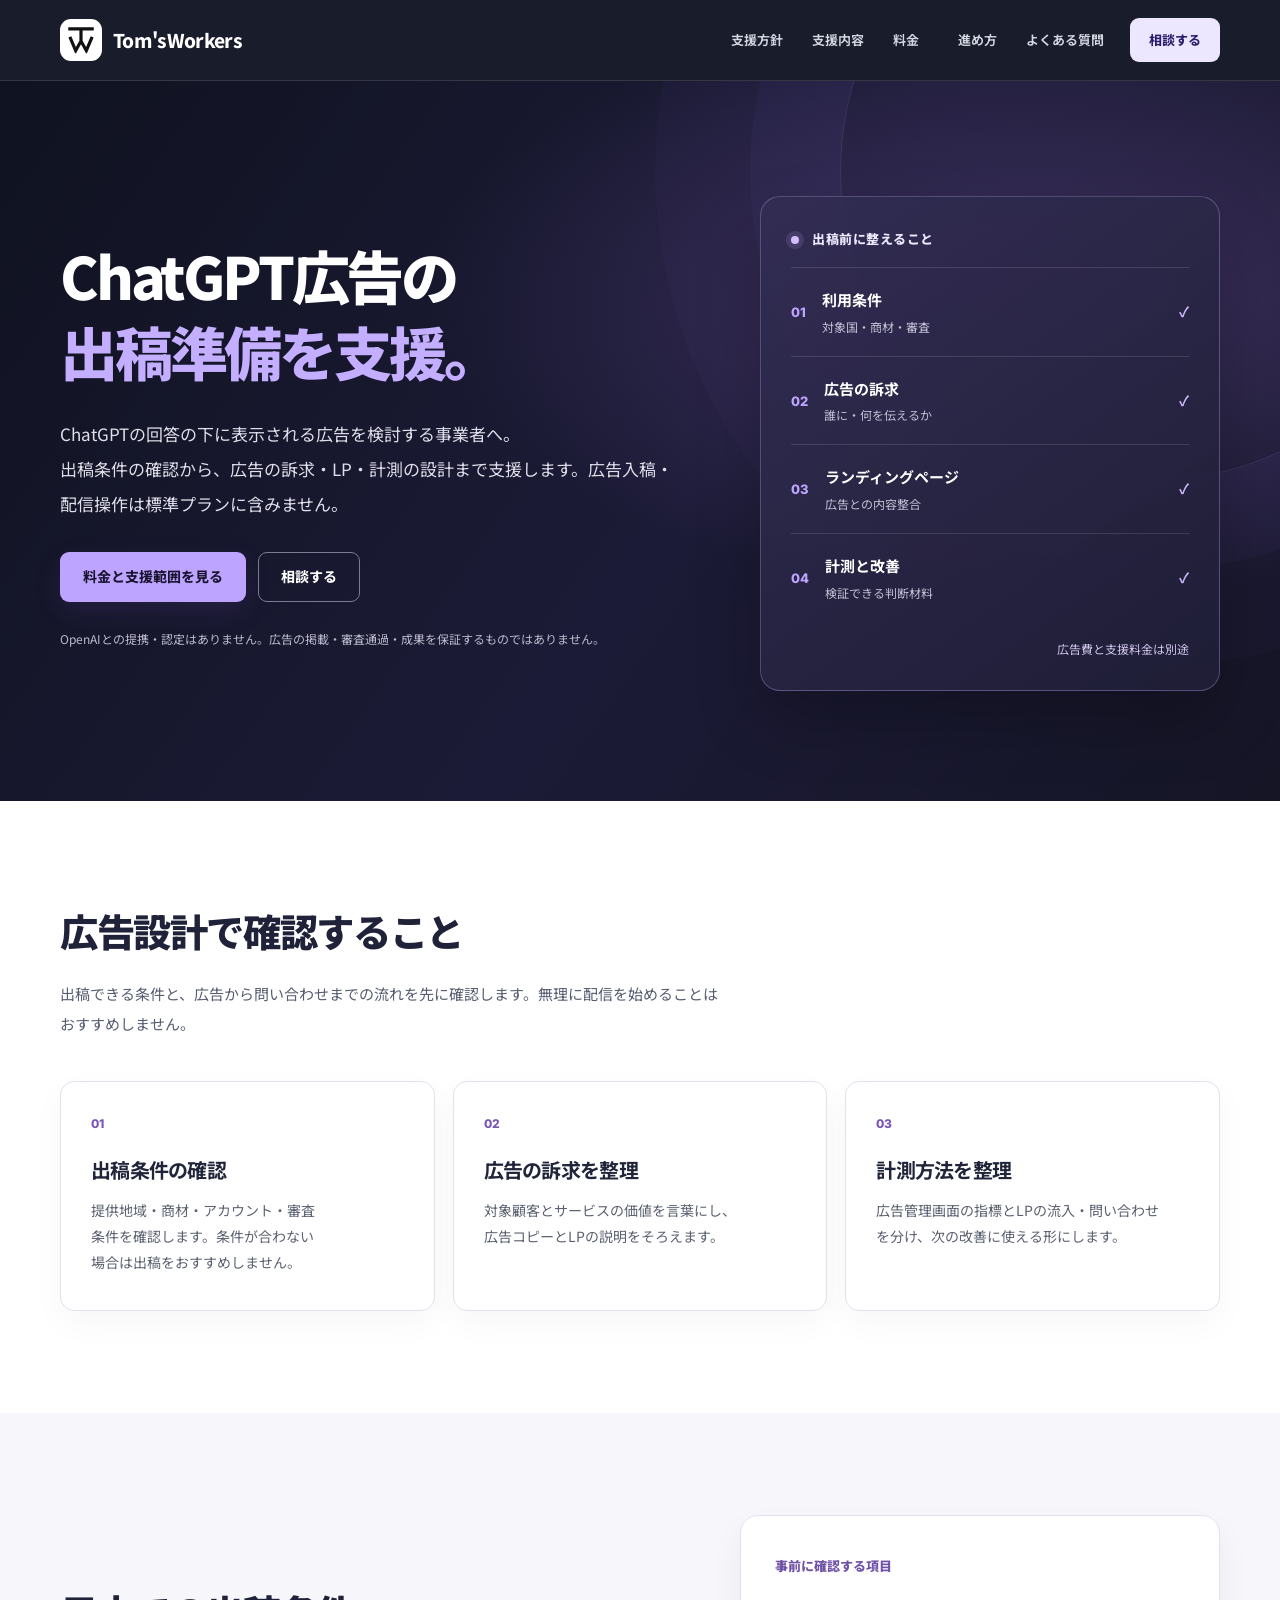
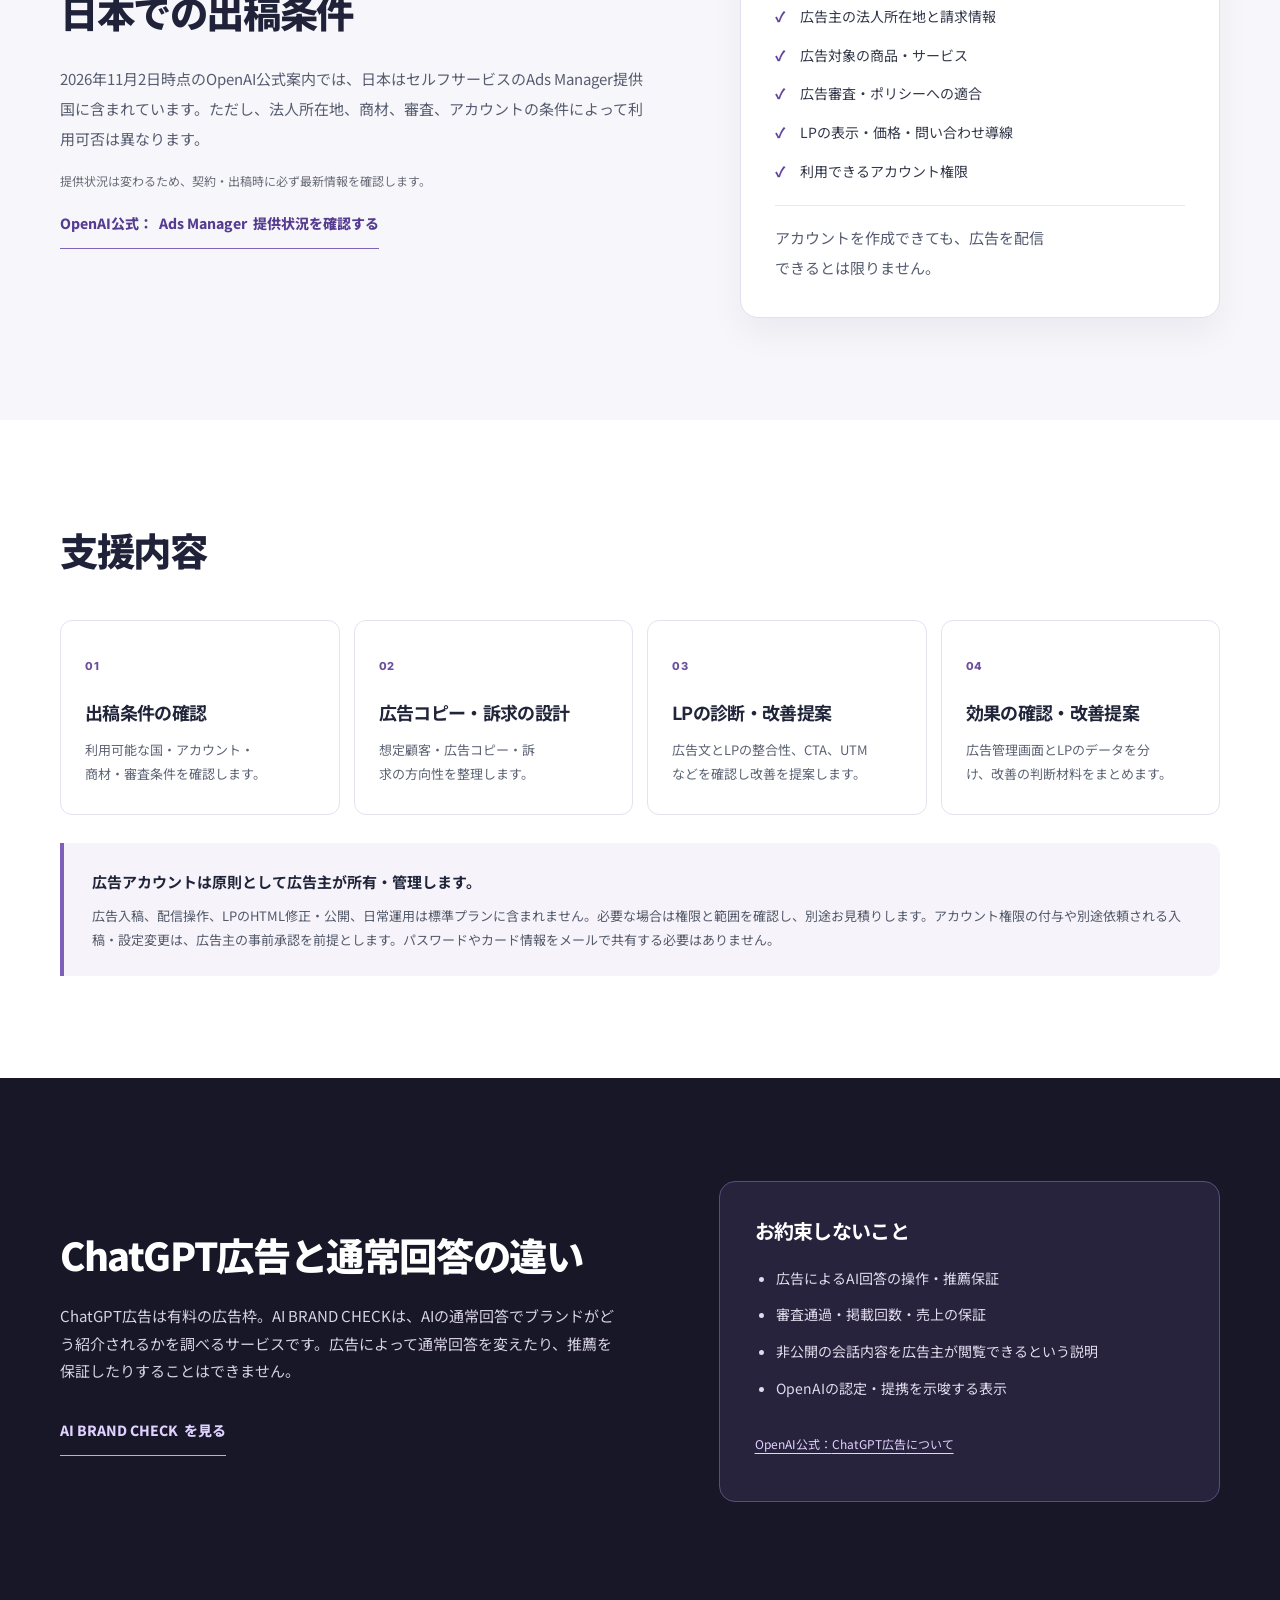
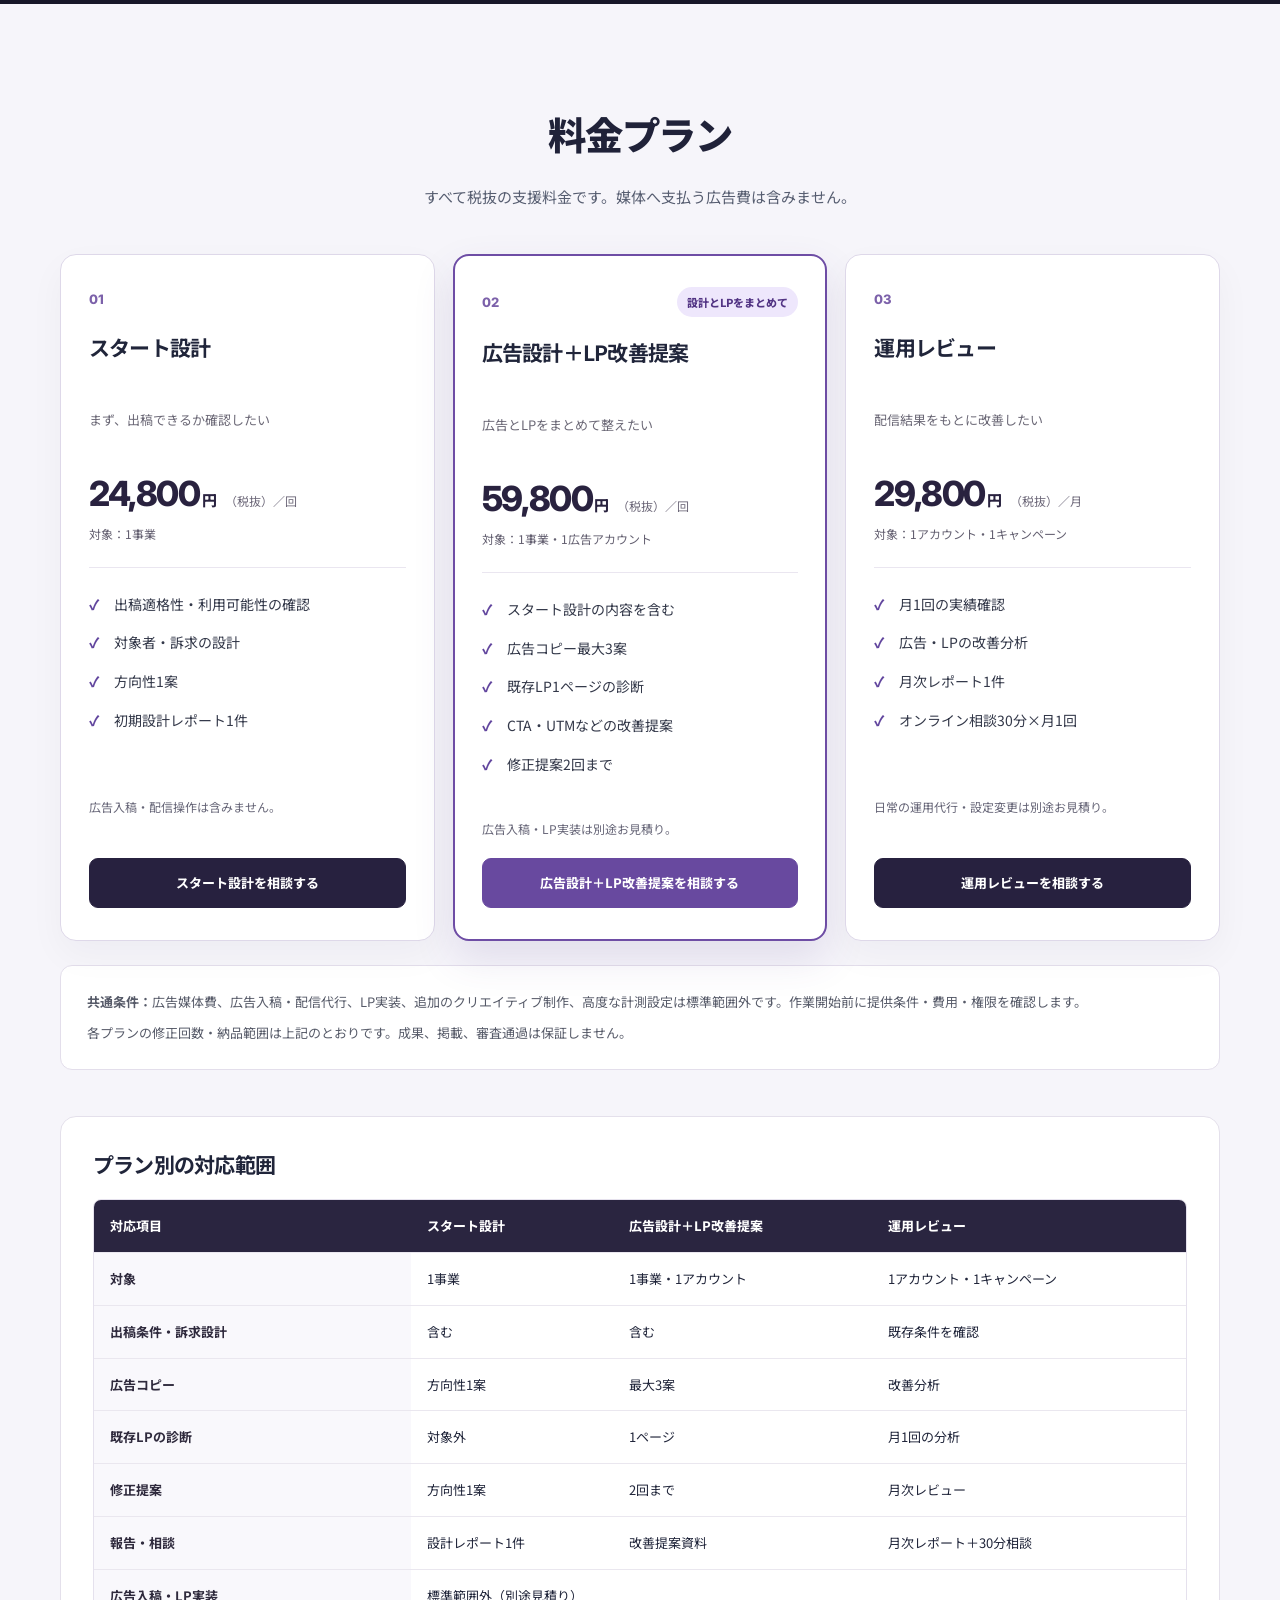
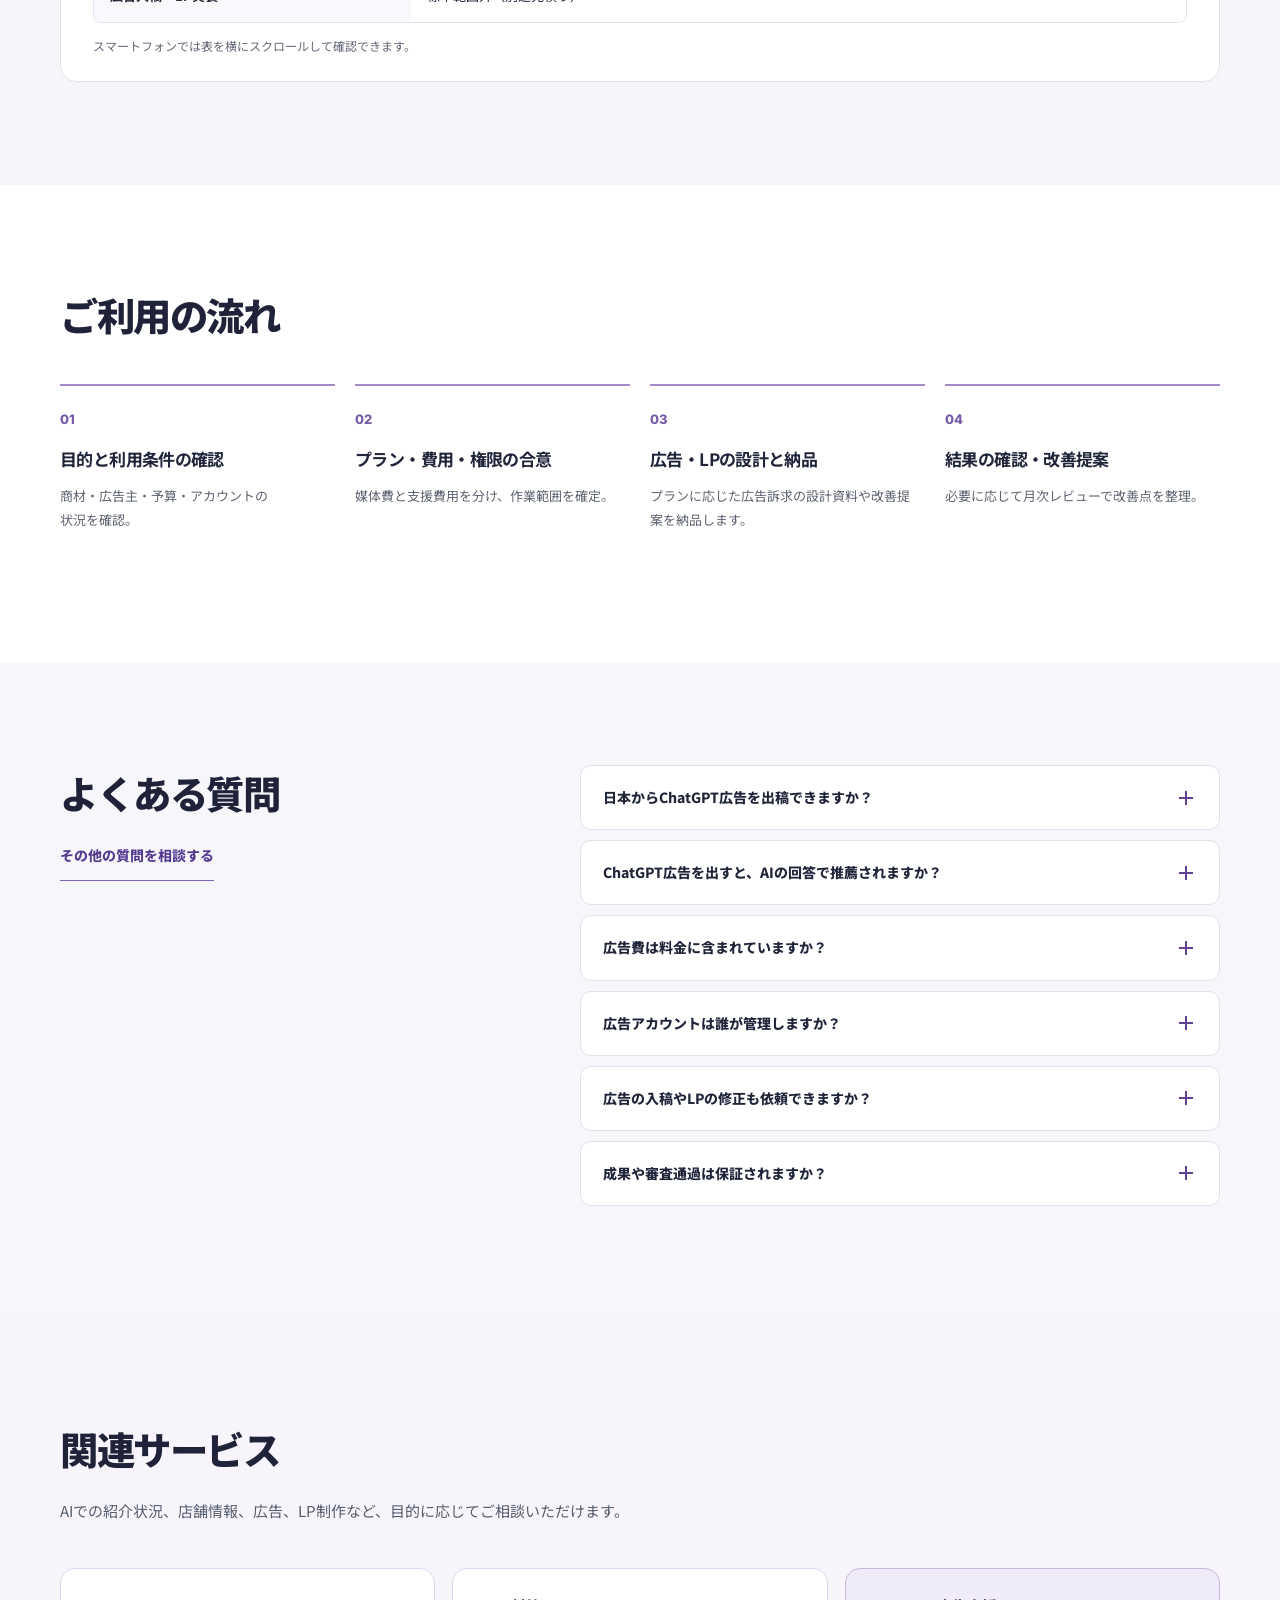
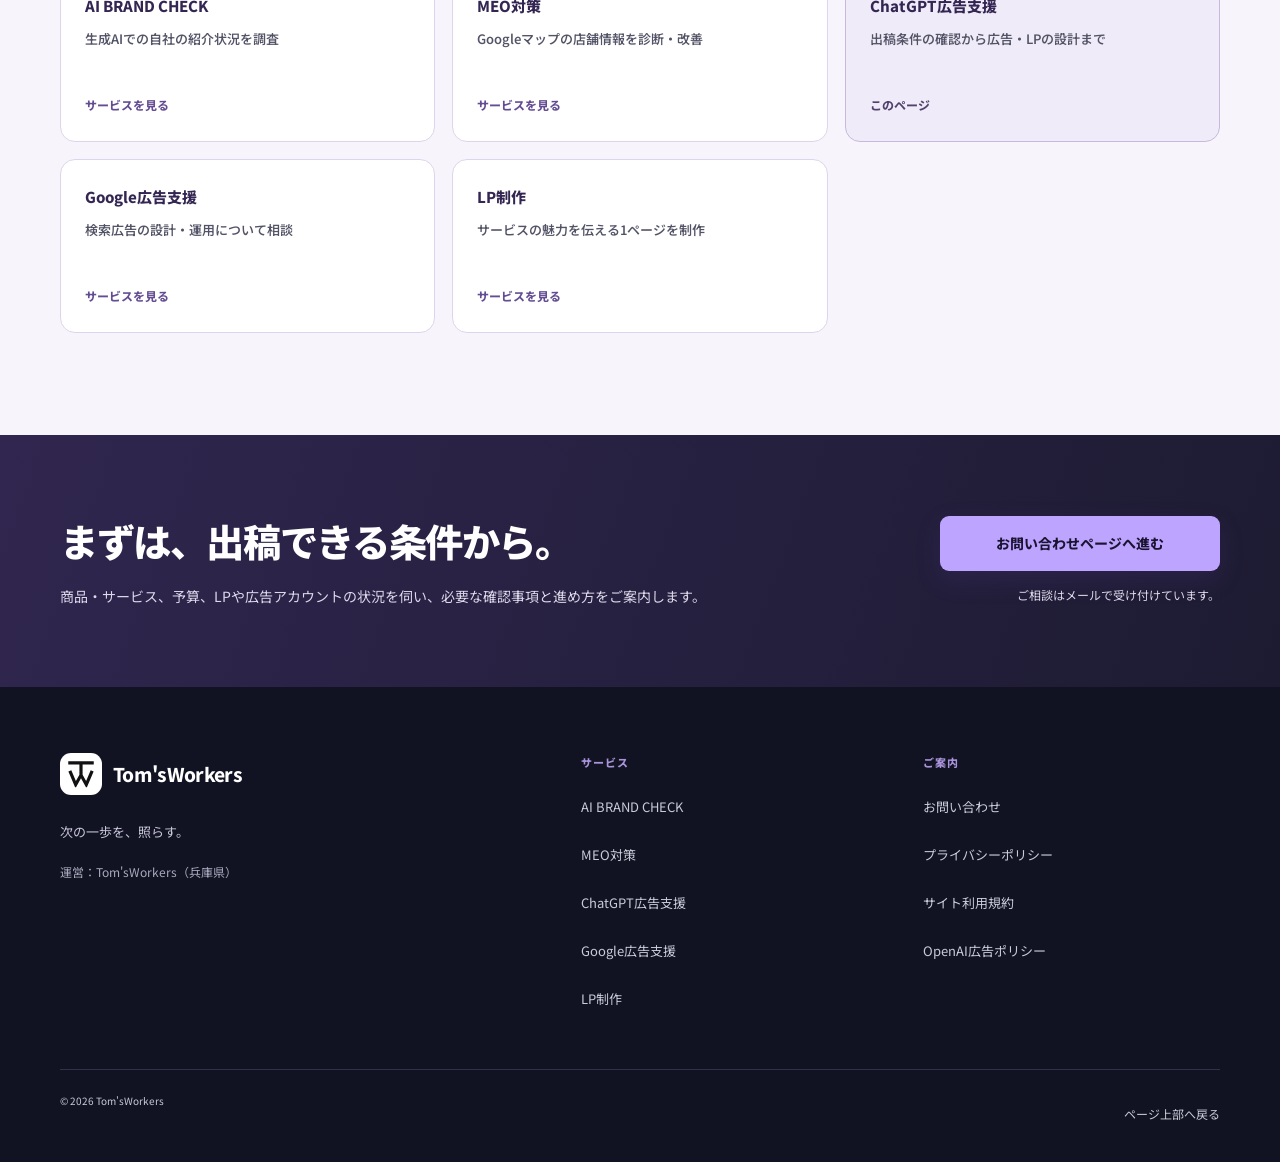
<file: chatgpt-ads/index.html>
<!doctype html>
<html lang="ja"><head>
<meta charset="utf-8"><meta name="viewport" content="width=device-width, initial-scale=1">
<title>ChatGPT広告支援｜料金・出稿条件・LP改善提案｜Tom'sWorkers</title>
<meta name="description" content="ChatGPT広告の出稿条件確認から広告コピー・LP改善提案・運用レビューまで。スタート設計24,800円、広告設計＋LP改善提案59,800円、運用レビュー月29,800円（税抜）。広告費別・非提携・事前承認制。">
<meta name="robots" content="index,follow,max-image-preview:large">
<link rel="canonical" href="https://tomsworkers.com/chatgpt-ads/"><meta name="theme-color" content="#111425">
<meta property="og:type" content="website"><meta property="og:locale" content="ja_JP"><meta property="og:site_name" content="Tom'sWorkers">
<meta property="og:title" content="ChatGPT広告支援｜出稿前の設計からLP改善まで">
<meta property="og:description" content="料金と対応範囲を公開。出稿条件・広告訴求・LP・計測を、無理なく進めるための支援です。">
<meta property="og:url" content="https://tomsworkers.com/chatgpt-ads/"><meta property="og:image" content="https://tomsworkers.com/assets/images/chatgpt-ads-og.png"><meta property="og:image:width" content="1200"><meta property="og:image:height" content="630">
<meta name="twitter:card" content="summary_large_image">
<link rel="icon" href="../favicon.svg" type="image/svg+xml">
<link rel="preconnect" href="https://fonts.googleapis.com"><link rel="preconnect" href="https://fonts.gstatic.com" crossorigin>
<link href="https://fonts.googleapis.com/css2?family=Inter:wght@400;500;600;700;800&amp;family=Noto+Sans+JP:wght@400;500;600;700;800&amp;display=swap" rel="stylesheet">
<link rel="stylesheet" href="../assets/css/tw-chatgpt-v3.css">
<script async src="https://www.googletagmanager.com/gtag/js?id=G-THQMLL2YRE"></script>
<script>window.dataLayer=window.dataLayer||[];function gtag(){dataLayer.push(arguments)}gtag('js',new Date());gtag('config','G-THQMLL2YRE');</script>
<script type="application/ld+json">{"@context":"https://schema.org","@graph":[{"@type":"Organization","@id":"https://tomsworkers.com/#organization","name":"Tom'sWorkers","url":"https://tomsworkers.com/","logo":"https://tomsworkers.com/assets/brand/tomsworkers-symbol.svg","address":{"@type":"PostalAddress","addressRegion":"兵庫県","addressCountry":"JP"}},{"@type":"WebSite","@id":"https://tomsworkers.com/#website","name":"Tom'sWorkers","url":"https://tomsworkers.com/","publisher":{"@id":"https://tomsworkers.com/#organization"}},{"@type":"WebPage","@id":"https://tomsworkers.com/chatgpt-ads/#webpage","url":"https://tomsworkers.com/chatgpt-ads/","name":"ChatGPT広告支援｜料金・出稿条件・LP改善提案","inLanguage":"ja-JP","isPartOf":{"@id":"https://tomsworkers.com/#website"},"about":{"@id":"https://tomsworkers.com/chatgpt-ads/#service"}},{"@type":"Service","@id":"https://tomsworkers.com/chatgpt-ads/#service","name":"ChatGPT広告支援","serviceType":"ChatGPT広告の出稿条件確認・広告設計・LP改善提案・運用レビュー","provider":{"@id":"https://tomsworkers.com/#organization"},"url":"https://tomsworkers.com/chatgpt-ads/","areaServed":{"@type":"Country","name":"日本"},"description":"ChatGPT広告の出稿可否確認、訴求設計、広告コピー作成、ランディングページ改善提案、運用レビューを提供する独立した支援サービス。広告費は別途。","offers":[{"@type":"Offer","name":"スタート設計","price":"24800","priceCurrency":"JPY","description":"税抜・回単位。対象：1事業。広告入稿・配信操作は含みません。"},{"@type":"Offer","name":"広告設計＋LP改善提案","price":"59800","priceCurrency":"JPY","description":"税抜・回単位。対象：1事業・1広告アカウント。広告入稿・LP実装は別途お見積り。"},{"@type":"Offer","name":"運用レビュー","price":"29800","priceCurrency":"JPY","description":"税抜・月単位。対象：1アカウント・1キャンペーン。日常の運用代行・設定変更は別途お見積り。"}]},{"@type":"BreadcrumbList","itemListElement":[{"@type":"ListItem","position":1,"name":"ホーム","item":"https://tomsworkers.com/"},{"@type":"ListItem","position":2,"name":"ChatGPT広告支援","item":"https://tomsworkers.com/chatgpt-ads/"}]}]}</script>
</head>
<body class="chatgpt-v3" data-service="chatgpt-ads">
<a class="skip-link" href="#main">本文へ移動</a>
<header class="site-header" id="top"><div class="container header-inner">
<a class="brand" href="/" aria-label="Tom'sWorkers 公式トップ"><span class="brand-mark"><img src="../assets/brand/tomsworkers-symbol.svg" alt="" width="34" height="34"></span><span>Tom'sWorkers</span></a>
<nav class="desktop-nav" aria-label="ページ内ナビゲーション"><a href="#approach">支援方針</a><a href="#scope">支援内容</a><a href="#pricing">料金</a><a href="#flow">進め方</a><a href="#faq">よくある質問</a></nav>
<a class="btn btn-header" href="/contact/" data-track="cta" data-placement="header">相談する</a>
<details class="mobile-menu"><summary>メニュー <span class="hamburger" aria-hidden="true">☰</span></summary><nav aria-label="スマートフォンのナビゲーション"><a href="#approach">支援方針</a><a href="#scope">支援内容</a><a href="#pricing">料金</a><a href="#flow">進め方</a><a href="#faq">よくある質問</a><a href="/contact/" data-track="cta" data-placement="mobile-menu">相談する</a></nav></details>
</div></header>
<main id="main">
<section class="hero" aria-labelledby="hero-title"><div class="container hero-layout"><div class="hero-copy">

<h1 id="hero-title"><span class="heading-phrase"><span class="phrase-keep">ChatGPT広告</span>の</span><span class="heading-phrase">出稿準備を支援。</span></h1>
<p class="hero-lead">ChatGPTの回答の下に表示される広告を検討する事業者へ。<span class="phrase-keep">出稿条件の確認から</span>、広告の訴求・LP・計測の設計まで支援します。広告入稿・配信操作は<span class="phrase-keep">標準プラン</span>に<span class="phrase-keep">含みません。</span></p>
<div class="hero-actions"><a class="btn btn-primary" href="#pricing" data-track="cta" data-placement="hero" data-action="anchor_navigation">料金と支援範囲を見る</a><a class="btn btn-ghost" href="/contact/" data-track="cta" data-placement="hero">相談する</a></div>
<p class="hero-fine">OpenAIとの提携・認定は<span class="phrase-keep">ありません。</span>広告の掲載・審査通過・成果を保証するものでは<span class="phrase-keep">ありません。</span></p>
</div><div class="hero-visual" aria-label="出稿準備で確認する4つの領域"><div class="visual-heading"><span class="visual-dot"></span> 出稿前に整えること</div>
<div class="visual-row"><span>01</span><div><strong>利用条件</strong><small>対象国・商材・審査</small></div><b aria-hidden="true">✓</b></div>
<div class="visual-row"><span>02</span><div><strong>広告の訴求</strong><small>誰に・何を伝えるか</small></div><b aria-hidden="true">✓</b></div>
<div class="visual-row"><span>03</span><div><strong><span class="phrase-keep">ランディングページ</span></strong><small>広告との内容整合</small></div><b aria-hidden="true">✓</b></div>
<div class="visual-row"><span>04</span><div><strong>計測と改善</strong><small>検証できる判断材料</small></div><b aria-hidden="true">✓</b></div>
<div class="visual-footer">広告費と支援料金は別途</div></div></div></section>

<section class="section" id="approach"><div class="container"><div class="section-intro"><h2><span class="heading-phrase">広告設計で</span><span class="heading-phrase">確認すること</span></h2><p>出稿できる条件と、広告から<span class="phrase-keep">問い合わせ</span>までの流れを先に<span class="phrase-keep">確認します。</span>無理に配信を始めることは<span class="phrase-keep">おすすめしません。</span></p></div>
<div class="feature-grid"><article class="feature-card"><span class="feature-no">01</span><h3>出稿条件の確認</h3><p>提供地域・商材・<span class="phrase-keep">アカウント</span>・審査条件を<span class="phrase-keep">確認します。</span>条件が合わない場合は出稿を<span class="phrase-keep">おすすめしません。</span></p></article><article class="feature-card"><span class="feature-no">02</span><h3>広告の訴求を整理</h3><p>対象顧客とサービスの価値を言葉にし、広告コピーとLPの説明をそろえます。</p></article><article class="feature-card"><span class="feature-no">03</span><h3>計測方法を整理</h3><p>広告管理画面の指標とLPの流入・<span class="phrase-keep">問い合わせ</span>を分け、<span class="phrase-keep">次の改善</span>に使える形にします。</p></article></div>
</div></section>
<section class="section section-tint" id="availability"><div class="container availability-grid"><div><h2>日本での出稿条件</h2><p>2026年11月2日時点のOpenAI公式案内では、日本はセルフサービスの<span class="phrase-keep">Ads Manager</span>提供国に含まれています。ただし、法人所在地、商材、審査、<span class="phrase-keep">アカウント</span>の条件によって利用可否は<span class="phrase-keep">異なります。</span></p><p class="source-note">提供状況は変わるため、契約・出稿時に必ず最新情報を<span class="phrase-keep">確認します。</span></p><a class="text-link" href="https://help.openai.com/en/articles/20001245-ads-manager-availability" target="_blank" rel="noopener noreferrer">OpenAI公式：<span class="phrase-keep">Ads Manager</span>提供状況を確認する</a></div>
<div class="availability-panel"><span class="panel-kicker">事前に確認する項目</span><ul class="check-list"><li>広告主の法人所在地と請求情報</li><li>広告対象の商品・サービス</li><li>広告審査・ポリシーへの適合</li><li>LPの表示・価格・<span class="phrase-keep">問い合わせ</span>導線</li><li>利用できる<span class="phrase-keep">アカウント</span>権限</li></ul><p><span class="phrase-keep">アカウント</span>を作成できても、広告を配信<span class="phrase-keep">できるとは限りません。</span></p></div></div></section>
<section class="section" id="scope"><div class="container"><div class="section-intro"><h2>支援内容</h2></div>
<div class="scope-grid"><article><span>01</span><h3>出稿条件の確認</h3><p>利用可能な国・<span class="phrase-keep">アカウント</span>・商材・審査条件を<span class="phrase-keep">確認します。</span></p></article><article><span>02</span><h3>広告コピー・訴求の設計</h3><p>想定顧客・広告コピー・訴求の方向性を<span class="phrase-keep">整理します。</span></p></article><article><span>03</span><h3>LPの診断・改善提案</h3><p>広告文とLPの整合性、CTA、UTMなどを確認し改善を<span class="phrase-keep">提案します。</span></p></article><article><span>04</span><h3>効果の確認・改善提案</h3><p>広告管理画面とLPのデータを分け、改善の判断材料を<span class="phrase-keep">まとめます。</span></p></article></div>
<div class="scope-note"><strong>広告<span class="phrase-keep">アカウント</span>は原則として広告主が所有・管理します。</strong><p>広告入稿、配信操作、LPの<span class="phrase-keep">HTML修正・公開</span>、日常運用は<span class="phrase-keep">標準プラン</span>に<span class="phrase-keep">含まれません。</span>必要な場合は権限と範囲を確認し、<span class="phrase-keep">別途お見積りします。</span><span class="phrase-keep">アカウント</span>権限の付与や別途依頼される入稿・設定変更は、広告主の事前承認を<span class="phrase-keep">前提とします。</span><span class="phrase-keep">パスワード</span>や<span class="phrase-keep">カード情報</span>をメールで共有する<span class="phrase-keep">必要はありません。</span></p></div>
</div></section>
<section class="section distinction" id="difference"><div class="container distinction-grid"><div><h2><span class="heading-phrase"><span class="phrase-keep">ChatGPT広告</span>と</span><span class="heading-phrase">通常回答の違い</span></h2><p><span class="phrase-keep">ChatGPT広告</span>は有料の広告枠。<span class="phrase-keep">AI BRAND CHECK</span>は、AIの通常回答でブランドがどう紹介されるかを調べるサービスです。<span class="phrase-keep">広告によって</span>通常回答を変えたり、推薦を<span class="phrase-keep">保証したりする</span>ことは<span class="phrase-keep">できません。</span></p><a class="text-link light-link" href="/abc/" data-track="crosslink" data-placement="related"><span class="phrase-keep">AI BRAND CHECK</span>を見る</a></div><div class="distinction-card"><h3>お約束しないこと</h3><ul><li>広告によるAI回答の操作・推薦保証</li><li>審査通過・掲載回数・売上の保証</li><li>非公開の会話内容を広告主が閲覧できるという説明</li><li>OpenAIの認定・提携を示唆する表示</li></ul><a href="https://help.openai.com/ja-jp/articles/20001207-ads-in-chatgpt-the-basics" target="_blank" rel="noopener noreferrer">OpenAI公式：<span class="phrase-keep">ChatGPT広告</span>について</a></div></div></section>
<section class="section section-pricing" id="pricing"><div class="container"><div class="section-intro section-intro-center"><h2>料金プラン</h2><p>すべて税抜の支援料金です。媒体へ支払う広告費は<span class="phrase-keep">含みません。</span></p></div>
<div class="pricing-grid"><article class="plan-card">
<div class="plan-heading"><span class="plan-index">01</span></div>
<h3>スタート設計</h3><p class="plan-lead">まず、出稿できるか確認したい</p>
<p class="plan-price"><strong>24,800<span>円</span></strong><small>（税抜）／回</small></p>
<p class="plan-scope">対象：1事業</p><ul class="check-list"><li>出稿適格性・利用可能性の確認</li><li>対象者・訴求の設計</li><li>方向性1案</li><li>初期設計レポート1件</li></ul>
<p class="plan-note">広告入稿・配信操作は<span class="phrase-keep">含みません。</span></p>
<a class="btn btn-outline plan-action" href="/contact/" data-track="cta" data-placement="pricing" data-plan="スタート設計">スタート設計を相談する</a>
</article><article class="plan-card plan-featured">
<div class="plan-heading"><span class="plan-index">02</span><span class="plan-badge">設計とLPをまとめて</span></div>
<h3>広告設計＋LP改善提案</h3><p class="plan-lead">広告とLPをまとめて整えたい</p>
<p class="plan-price"><strong>59,800<span>円</span></strong><small>（税抜）／回</small></p>
<p class="plan-scope">対象：1事業・1広告<span class="phrase-keep">アカウント</span></p><ul class="check-list"><li>スタート設計の内容を含む</li><li>広告コピー最大3案</li><li>既存LP1ページの診断</li><li>CTA・UTMなどの改善提案</li><li>修正提案2回まで</li></ul>
<p class="plan-note">広告入稿・LP実装は別途<span class="phrase-keep">お見積り。</span></p>
<a class="btn btn-outline plan-action" href="/contact/" data-track="cta" data-placement="pricing" data-plan="広告設計＋LP改善提案">広告設計＋LP改善提案を相談する</a>
</article><article class="plan-card">
<div class="plan-heading"><span class="plan-index">03</span></div>
<h3>運用レビュー</h3><p class="plan-lead">配信結果をもとに改善したい</p>
<p class="plan-price"><strong>29,800<span>円</span></strong><small>（税抜）／月</small></p>
<p class="plan-scope">対象：1<span class="phrase-keep">アカウント</span>・1キャンペーン</p><ul class="check-list"><li>月1回の実績確認</li><li>広告・LPの改善分析</li><li>月次レポート1件</li><li>オンライン相談30分×月1回</li></ul>
<p class="plan-note">日常の運用代行・設定変更は別途<span class="phrase-keep">お見積り。</span></p>
<a class="btn btn-outline plan-action" href="/contact/" data-track="cta" data-placement="pricing" data-plan="運用レビュー">運用レビューを相談する</a>
</article></div>
<div class="pricing-footer"><p><strong>共通条件：</strong>広告媒体費、広告入稿・配信代行、LP実装、追加の<span class="phrase-keep">クリエイティブ</span>制作、高度な計測設定は標準範囲外です。作業開始前に提供条件・費用・権限を<span class="phrase-keep">確認します。</span></p><p>各プランの修正回数・納品範囲は上記の<span class="phrase-keep">とおりです。</span>成果、掲載、審査通過は<span class="phrase-keep">保証しません。</span></p></div>
<div class="comparison"><h3>プラン別の対応範囲</h3><div class="table-wrap" role="region" aria-label="プラン比較表。横スクロールできます" tabindex="0"><table><caption class="sr-only"><span class="phrase-keep">ChatGPT広告</span>支援のプラン比較</caption><thead><tr><th scope="col">対応項目</th><th scope="col">スタート設計</th><th scope="col">広告設計＋LP改善提案</th><th scope="col">運用レビュー</th></tr></thead><tbody>
<tr><th scope="row">対象</th><td>1事業</td><td>1事業・1<span class="phrase-keep">アカウント</span></td><td>1<span class="phrase-keep">アカウント</span>・1キャンペーン</td></tr>
<tr><th scope="row">出稿条件・訴求設計</th><td>含む</td><td>含む</td><td>既存条件を確認</td></tr>
<tr><th scope="row">広告コピー</th><td>方向性1案</td><td>最大3案</td><td>改善分析</td></tr>
<tr><th scope="row">既存LPの診断</th><td>対象外</td><td>1ページ</td><td>月1回の分析</td></tr>
<tr><th scope="row">修正提案</th><td>方向性1案</td><td>2回まで</td><td>月次レビュー</td></tr>
<tr><th scope="row">報告・相談</th><td>設計レポート1件</td><td>改善提案資料</td><td>月次レポート＋30分相談</td></tr>
<tr><th scope="row">広告入稿・LP実装</th><td colspan="3">標準範囲外（別途見積り）</td></tr>
</tbody></table></div><p class="table-hint">スマートフォンでは表を横にスクロールして<span class="phrase-keep">確認できます。</span></p></div>
</div></section>

<section class="section" id="flow"><div class="container"><div class="section-intro"><h2>ご利用の流れ</h2></div><ol class="flow-list"><li><span>01</span><div><h3>目的と利用条件の確認</h3><p>商材・広告主・予算・<span class="phrase-keep">アカウント</span>の<span class="phrase-keep">状況を確認。</span></p></div></li><li><span>02</span><div><h3>プラン・費用・権限の合意</h3><p>媒体費と支援費用を分け、作業範囲を<span class="phrase-keep">確定。</span></p></div></li><li><span>03</span><div><h3>広告・LPの設計と納品</h3><p>プランに応じた広告訴求の設計資料や改善提案を<span class="phrase-keep">納品します。</span></p></div></li><li><span>04</span><div><h3>結果の確認・改善提案</h3><p>必要に応じて月次レビューで改善点を<span class="phrase-keep">整理。</span></p></div></li></ol></div></section>
<section class="section section-tint" id="faq"><div class="container faq-grid"><div><h2>よくある質問</h2><a class="text-link" href="/contact/" data-track="cta" data-placement="faq">その他の質問を相談する</a></div><div class="faq-list"><details class="faq-item"><summary><span class="faq-question-text">日本から<span class="phrase-keep">ChatGPT広告</span>を<span class="phrase-keep">出稿できますか？</span></span><span class="faq-icon" aria-hidden="true"></span></summary><div class="faq-answer"><p>2026年11月2日時点のOpenAI公式「<span class="phrase-keep">Ads Manager</span> Availability」では、日本はセルフサービス提供国に含まれています。ただし、広告主の所在国、<span class="phrase-keep">アカウント</span>条件、商材、審査状況によって利用可否は変わります。実施時に最新の公式情報を<span class="phrase-keep">確認します。</span></p></div></details>
<details class="faq-item"><summary><span class="faq-question-text"><span class="phrase-keep">ChatGPT広告</span>を出すと、<span class="phrase-keep">AIの回答</span>で<span class="phrase-keep">推薦されますか？</span></span><span class="faq-icon" aria-hidden="true"></span></summary><div class="faq-answer"><p>いいえ。広告枠とChatGPTの通常回答は別の仕組みです。広告出稿によって<span class="phrase-keep">AIの回答</span>や推薦順位を<span class="phrase-keep">操作することはできません。</span></p></div></details>
<details class="faq-item"><summary><span class="faq-question-text">広告費は料金に<span class="phrase-keep">含まれていますか？</span></span><span class="faq-icon" aria-hidden="true"></span></summary><div class="faq-answer"><p>含まれていません。掲載先に支払う広告費と、Tom&#x27;sWorkersの支援料金は別です。予算や追加費用はご契約前に<span class="phrase-keep">確認します。</span></p></div></details>
<details class="faq-item"><summary><span class="faq-question-text">広告<span class="phrase-keep">アカウント</span>は誰が<span class="phrase-keep">管理しますか？</span></span><span class="faq-icon" aria-hidden="true"></span></summary><div class="faq-answer"><p>原則として広告主ご自身が所有・管理します。支援に必要な場合だけ、承認済みの権限を付与していただきます。<span class="phrase-keep">パスワード</span>や<span class="phrase-keep">カード情報</span>をメールでお送りいただく<span class="phrase-keep">必要はありません。</span></p></div></details>
<details class="faq-item"><summary><span class="faq-question-text"><span class="phrase-keep">広告の入稿</span>や<span class="phrase-keep">LPの修正</span>も<span class="phrase-keep">依頼できますか？</span></span><span class="faq-icon" aria-hidden="true"></span></summary><div class="faq-answer"><p><span class="phrase-keep">標準プラン</span>は設計・提案・レビューが中心です。広告入稿、配信操作、LPの<span class="phrase-keep">HTML修正・公開</span>、計測タグの高度な実装は、利用条件と権限を確認したうえで<span class="phrase-keep">別途お見積りします。</span></p></div></details>
<details class="faq-item"><summary><span class="faq-question-text">成果や審査通過は<span class="phrase-keep">保証されますか？</span></span><span class="faq-icon" aria-hidden="true"></span></summary><div class="faq-answer"><p>審査通過、掲載回数、クリック数、<span class="phrase-keep">問い合わせ</span>、売上、AI回答内での紹介は<span class="phrase-keep">保証しません。</span><span class="phrase-keep">確認できる数値</span>をもとに改善案を<span class="phrase-keep">整理します。</span></p></div></details></div></div></section>
<section class="section related-services" id="related" aria-labelledby="related-title">
<div class="container"><div class="section-intro"><h2 id="related-title">関連サービス</h2><p>AIでの紹介状況、店舗情報、広告、LP制作など、目的に応じてご相談いただけます。</p></div>
<div class="related-grid">
<a class="related-card" href="/abc/"><span class="related-name"><span class="phrase-keep">AI BRAND CHECK</span></span><strong>生成AIでの自社の紹介状況を調査</strong><span class="related-action">サービスを見る</span></a>
<a class="related-card" href="/meo/"><span class="related-name">MEO対策</span><strong>Googleマップの店舗情報を診断・改善</strong><span class="related-action">サービスを見る</span></a>
<div class="related-card current-service" aria-label="ChatGPT広告支援：このページを閲覧中"><span class="related-name"><span class="phrase-keep">ChatGPT広告</span>支援</span><strong><span class="phrase-keep">出稿条件の確認から</span>広告・LPの設計まで</strong><span class="related-action current-tag">このページ</span></div>
<a class="related-card" href="/google-ads/"><span class="related-name">Google広告支援</span><strong>検索広告の設計・運用について相談</strong><span class="related-action">サービスを見る</span></a>
<a class="related-card" href="/lp/"><span class="related-name">LP制作</span><strong>サービスの魅力を伝える1ページを制作</strong><span class="related-action">サービスを見る</span></a>
</div></div></section>
<section class="contact-section" id="contact"><div class="container contact-grid"><div><h2><span class="heading-phrase">まずは、出稿できる</span><span class="heading-phrase">条件から。</span></h2><p>商品・サービス、予算、LPや広告<span class="phrase-keep">アカウント</span>の状況を伺い、必要な確認事項と進め方を<span class="phrase-keep">ご案内します。</span></p></div><div class="contact-action"><a class="btn btn-primary btn-large" href="/contact/" data-track="cta" data-placement="bottom">お<span class="phrase-keep">問い合わせ</span>ページへ進む</a><p>ご相談はメールで受け付けています。</p></div></div></section>
</main>
<footer class="site-footer"><div class="container footer-top"><div class="footer-brand"><a class="brand" href="/"><span class="brand-mark"><img src="../assets/brand/tomsworkers-symbol.svg" alt="" width="34" height="34"></span><span>Tom'sWorkers</span></a><p>次の一歩を、照らす。</p><small>運営：Tom'sWorkers（兵庫県）</small></div><nav aria-label="サービス一覧"><span>サービス</span><a href="/abc/">AI BRAND CHECK</a><a href="/meo/">MEO対策</a><a href="/chatgpt-ads/" aria-current="page">ChatGPT広告支援</a><a href="/google-ads/">Google広告支援</a><a href="/lp/">LP制作</a></nav><nav aria-label="サイト案内"><span>ご案内</span><a href="/contact/">お問い合わせ</a><a href="/privacy/">プライバシーポリシー</a><a href="/terms/">サイト利用規約</a><a href="https://openai.com/policies/ad-policies/" target="_blank" rel="noopener noreferrer">OpenAI広告ポリシー</a></nav></div><div class="container footer-bottom"><small>© 2026 Tom'sWorkers</small><a href="#top">ページ上部へ戻る</a></div></footer>
<script src="../assets/js/tw-chatgpt-v3.js" defer></script>
</body></html>
</file>
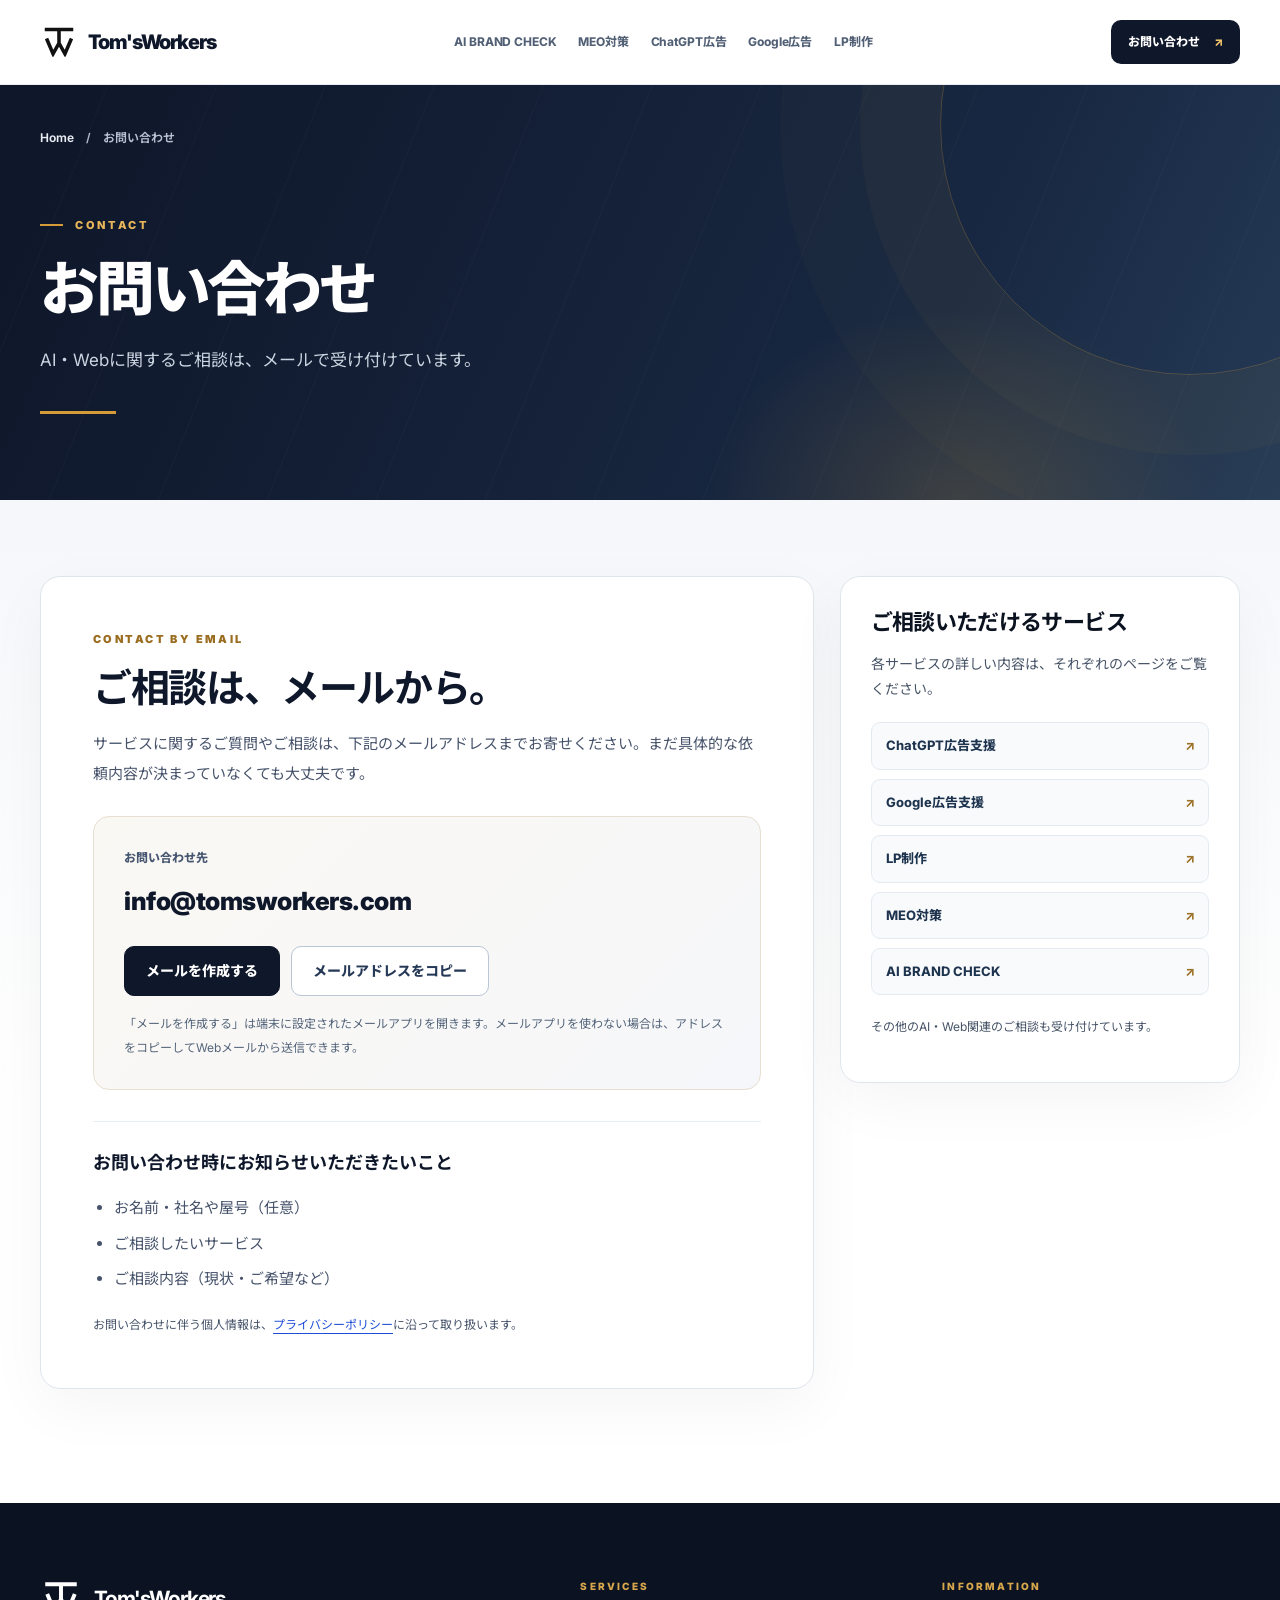
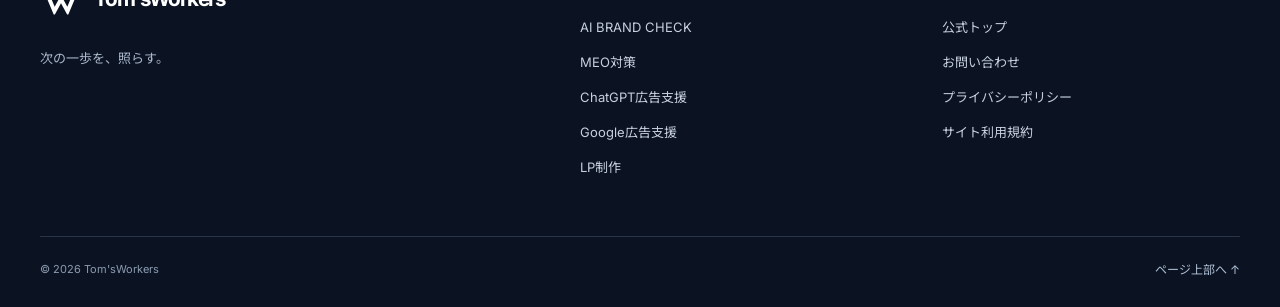
<file: contact/index.html>
<!doctype html>
<html lang="ja"><head>
<meta charset="utf-8"><meta name="viewport" content="width=device-width,initial-scale=1"><meta name="theme-color" content="#0F172A">
<title>お問い合わせ｜Tom&#x27;sWorkers</title><meta name="description" content="Tom&#x27;sWorkersへのお問い合わせページ。AI BRAND CHECK、MEO対策、ChatGPT広告支援、Google広告支援、LP制作についてご相談いただけます。"><link rel="canonical" href="https://tomsworkers.com/contact/">
<meta property="og:type" content="website"><meta property="og:locale" content="ja_JP"><meta property="og:site_name" content="Tom'sWorkers"><meta property="og:title" content="お問い合わせ｜Tom&#x27;sWorkers"><meta property="og:description" content="Tom&#x27;sWorkersへのお問い合わせページ。AI BRAND CHECK、MEO対策、ChatGPT広告支援、Google広告支援、LP制作についてご相談いただけます。"><meta property="og:url" content="https://tomsworkers.com/contact/"><meta property="og:image" content="https://tomsworkers.com/assets/hero-road.webp">
<link rel="icon" type="image/svg+xml" href="../favicon.svg">
<link rel="preconnect" href="https://fonts.googleapis.com"><link rel="preconnect" href="https://fonts.gstatic.com" crossorigin>
<link href="https://fonts.googleapis.com/css2?family=Inter:wght@400;500;600;700;800;900&family=Noto+Sans+JP:wght@400;500;600;700;800;900&display=swap" rel="stylesheet">
<link rel="stylesheet" href="../style.css"><link rel="stylesheet" href="../assets/site-extensions.css"><link rel="stylesheet" href="../assets/css/tw-common-v2.css">
<script async src="https://www.googletagmanager.com/gtag/js?id=G-THQMLL2YRE"></script>
<script>window.dataLayer=window.dataLayer||[];function gtag(){dataLayer.push(arguments)}gtag('js',new Date());gtag('config','G-THQMLL2YRE');</script>
</head><body class="tw-common-redesign tw-page-contact"><a href="#main" class="skip-link">本文へ移動</a>
<header class="site-header tw-shared-header" id="top">
  <div class="shell header-inner tw-header-row">
    <a class="brand tw-shared-brand" href="../" aria-label="Tom'sWorkers 公式トップへ">
      <img src="../assets/brand/tomsworkers-symbol.svg" alt="" width="38" height="38" onerror="this.hidden=true" class="tw-logo-symbol">
      <span>Tom'sWorkers</span>
    </a>
    <nav class="tw-desktop-nav" aria-label="主要サービス"><a href="../abc/">AI BRAND CHECK</a><a href="../meo/">MEO対策</a><a href="../chatgpt-ads/">ChatGPT広告</a><a href="../google-ads/">Google広告</a><a href="../lp/">LP制作</a></nav>
    <div class="tw-header-actions">
      <a class="tw-header-cta" href="../contact/">お問い合わせ <span aria-hidden="true">↗</span></a>
      <details class="tw-mobile-menu"><summary aria-label="メニューを開く">MENU <span aria-hidden="true">☰</span></summary>
        <nav aria-label="モバイルメニュー"><a href="../">公式トップ</a><a href="../abc/">AI BRAND CHECK</a><a href="../meo/">MEO対策</a><a href="../chatgpt-ads/">ChatGPT広告支援</a><a href="../google-ads/">Google広告支援</a><a href="../lp/">LP制作</a><a href="../contact/">お問い合わせ</a></nav>
      </details>
    </div>
  </div>
</header>
<section class="tw-common-hero" aria-labelledby="page-title"><div class="tw-hero-glow" aria-hidden="true"></div><div class="shell tw-hero-inner">
      <nav class="tw-breadcrumb" aria-label="パンくずリスト"><a href="../">Home</a><span aria-hidden="true">/</span><span aria-current="page">お問い合わせ</span></nav>
      <p class="tw-hero-eyebrow"><span aria-hidden="true"></span>CONTACT</p>
      <h1 id="page-title">お問い合わせ</h1><p class="tw-hero-description">AI・Webに関するご相談は、メールで受け付けています。</p>
      <span class="tw-hero-rule" aria-hidden="true"></span>
    </div></section>
<main id="main" tabindex="-1" class="tw-common-main"><div class="shell tw-common-content tw-contact-content"><div class="subpage-grid contact-mail-layout">
<section aria-labelledby="email-contact-title" class="subpage-card contact-mail-card">
<p class="contact-mail-eyebrow">CONTACT BY EMAIL</p>
<h2 id="email-contact-title">ご相談は、メールから。</h2>
<p class="contact-mail-lead">サービスに関するご質問やご相談は、下記のメールアドレスまでお寄せください。まだ具体的な依頼内容が決まっていなくても大丈夫です。</p>
<div class="contact-mail-target">
<span class="contact-mail-label">お問い合わせ先</span>
<p class="contact-mail-address">info@tomsworkers.com</p>
<div class="contact-mail-actions">
<a class="contact-mail-primary" href="mailto:info@tomsworkers.com?subject=Tom%27sWorkers%E3%81%B8%E3%81%AE%E3%81%8A%E5%95%8F%E3%81%84%E5%90%88%E3%82%8F%E3%81%9B" id="contact-compose">メールを作成する</a>
<button aria-describedby="copy-status" class="contact-mail-copy" id="copy-email" type="button">メールアドレスをコピー</button>
</div>
<p aria-live="polite" class="contact-mail-status" id="copy-status" role="status"></p>
<p class="contact-mail-help">「メールを作成する」は端末に設定されたメールアプリを開きます。メールアプリを使わない場合は、アドレスをコピーしてWebメールから送信できます。</p>
</div>
<div aria-hidden="true" class="contact-mail-divider"></div>
<h3>お問い合わせ時にお知らせいただきたいこと</h3>
<ul class="contact-mail-checklist">
<li>お名前・社名や屋号（任意）</li>
<li>ご相談したいサービス</li>
<li>ご相談内容（現状・ご希望など）</li>
</ul>
<p class="contact-mail-privacy">お問い合わせに伴う個人情報は、<a href="../privacy/">プライバシーポリシー</a>に沿って取り扱います。</p>
</section>
<aside aria-labelledby="contact-services-title" class="subpage-aside contact-services">
<h2 id="contact-services-title">ご相談いただけるサービス</h2>
<p>各サービスの詳しい内容は、それぞれのページをご覧ください。</p>
<nav aria-label="サービス一覧" class="contact-service-links">
<a href="/chatgpt-ads/">ChatGPT広告支援</a>
<a href="/google-ads/">Google広告支援</a>
<a href="/lp/">LP制作</a>
<a href="/meo/">MEO対策</a>
<a href="../abc/">AI BRAND CHECK</a>
</nav>
<p class="contact-service-note">その他のAI・Web関連のご相談も受け付けています。</p>
</aside>
</div></div></main>
<footer class="site-footer tw-shared-footer">
 <div class="shell tw-footer-layout">
   <div class="tw-footer-about">
      <a class="tw-footer-brand" href="../" aria-label="Tom'sWorkers 公式トップへ"><img src="../assets/brand/tomsworkers-symbol.svg" width="42" height="42" alt="" onerror="this.hidden=true"><strong>Tom'sWorkers</strong></a>
      <p>次の一歩を、照らす。</p>
   </div>
   <nav class="tw-footer-nav" aria-label="サービス一覧"><span>SERVICES</span><a href="../abc/">AI BRAND CHECK</a><a href="../meo/">MEO対策</a><a href="../chatgpt-ads/">ChatGPT広告支援</a><a href="../google-ads/">Google広告支援</a><a href="../lp/">LP制作</a></nav>
   <nav class="tw-footer-nav" aria-label="サイト案内"><span>INFORMATION</span><a href="../">公式トップ</a><a href="../contact/">お問い合わせ</a><a href="../privacy/">プライバシーポリシー</a><a href="../terms/">サイト利用規約</a></nav>
 </div>
 <div class="shell tw-footer-bottom"><small>© 2026 Tom'sWorkers</small><a href="#top">ページ上部へ ↑</a></div>
</footer>
<script src="../assets/js/tw-common-v2.js" defer></script><script src="contact.js" defer></script>
</body></html>
</file>
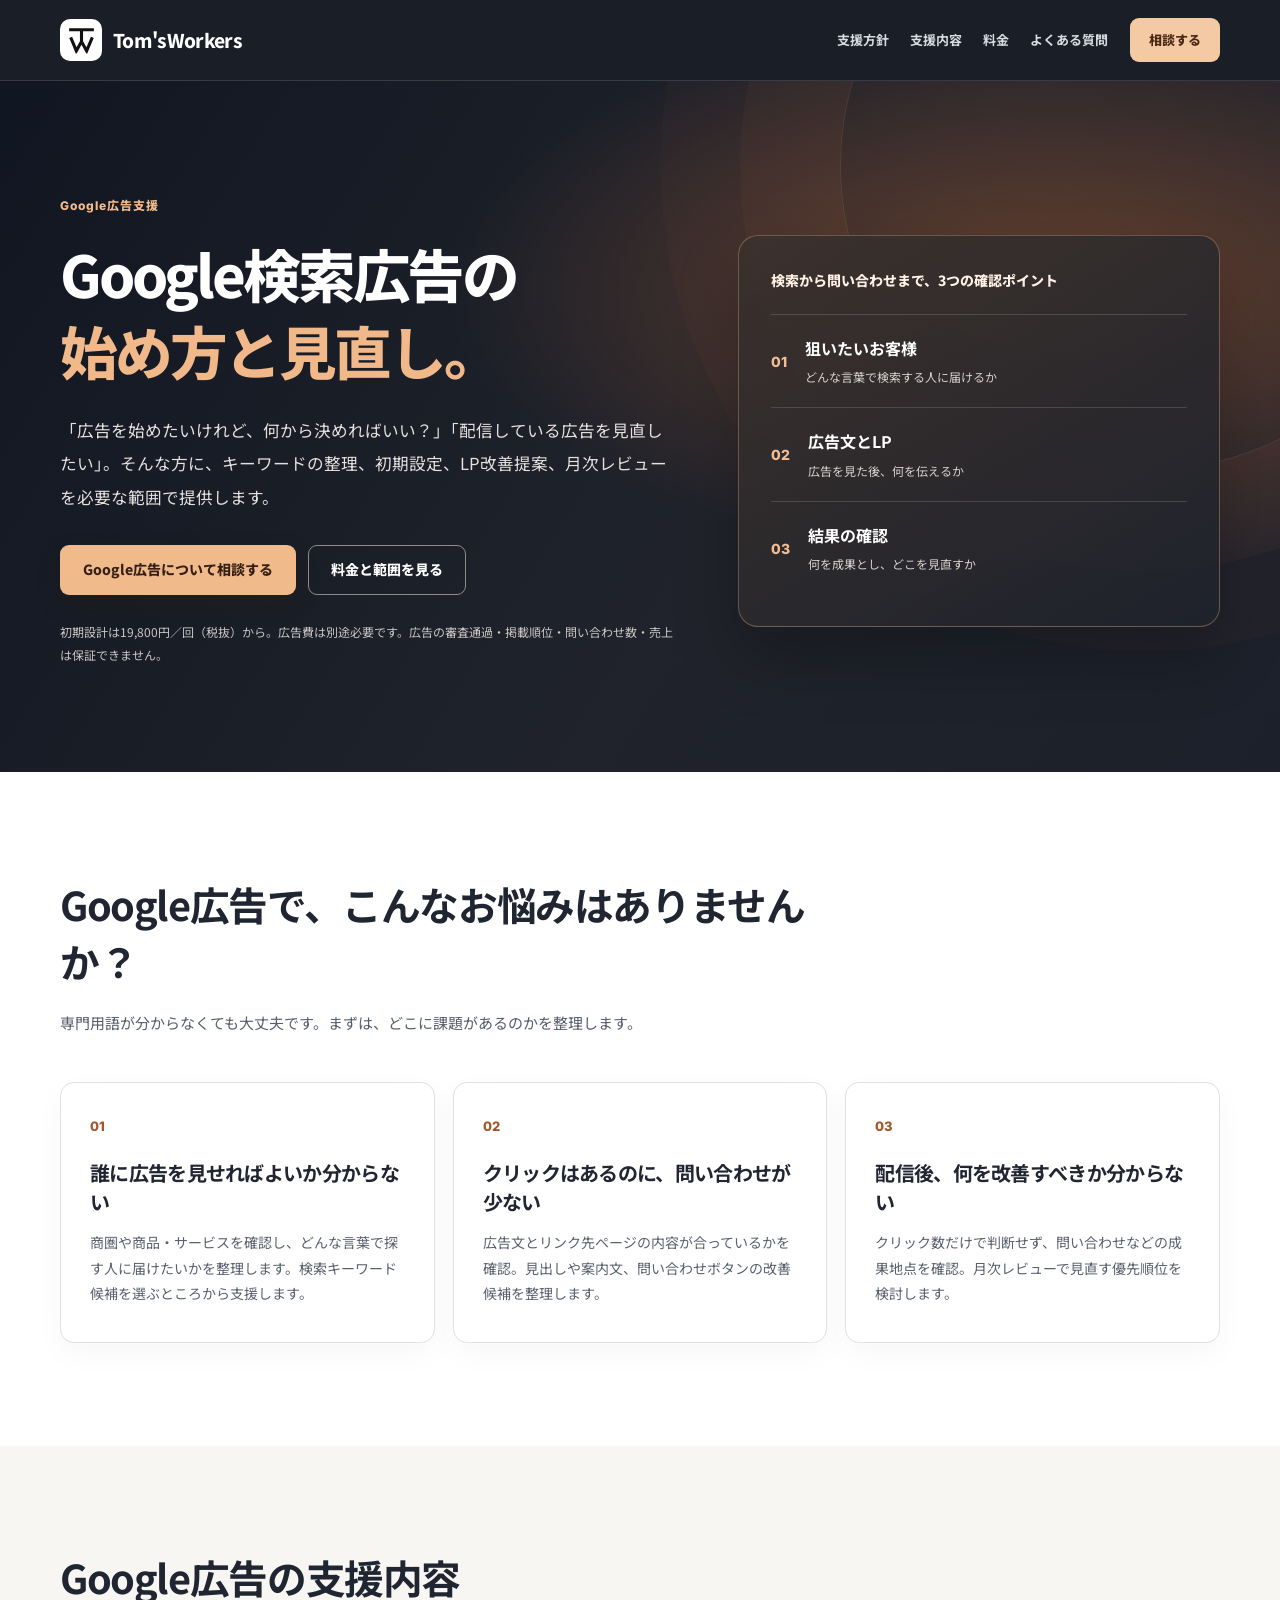
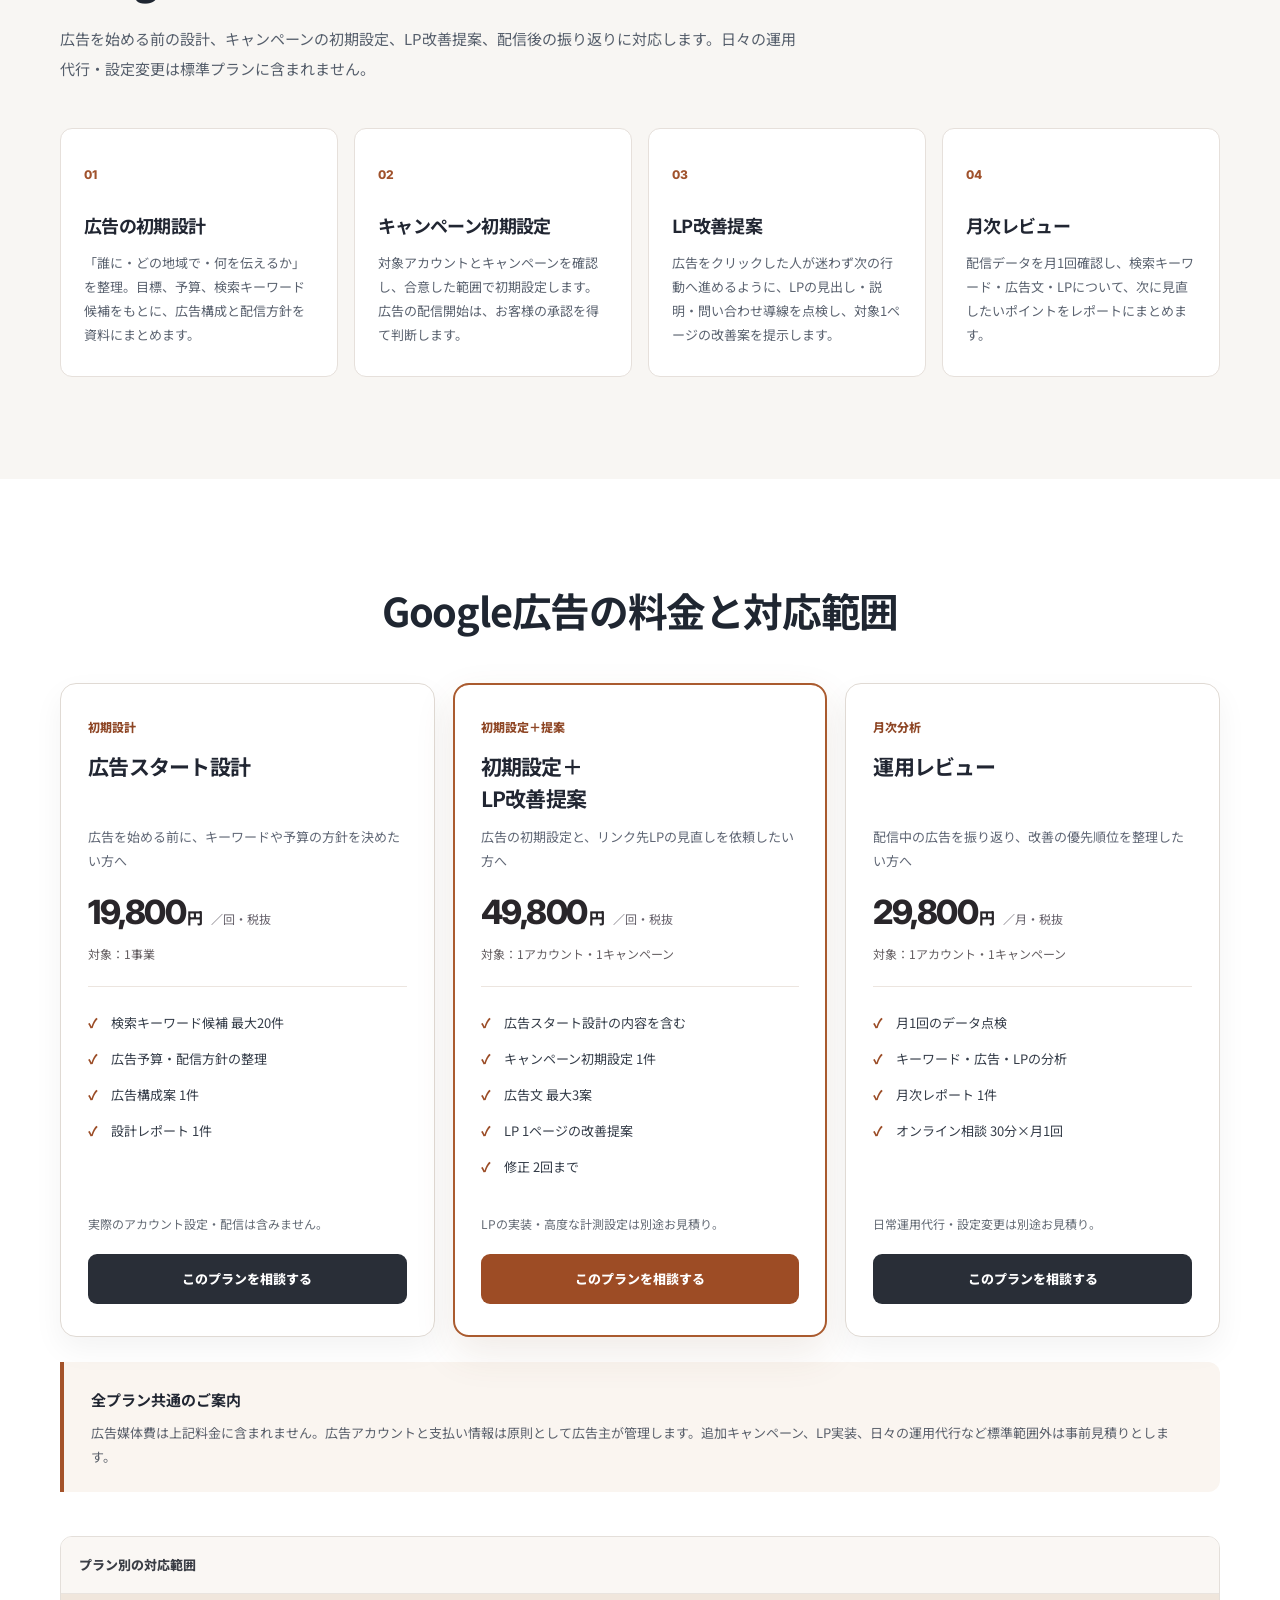
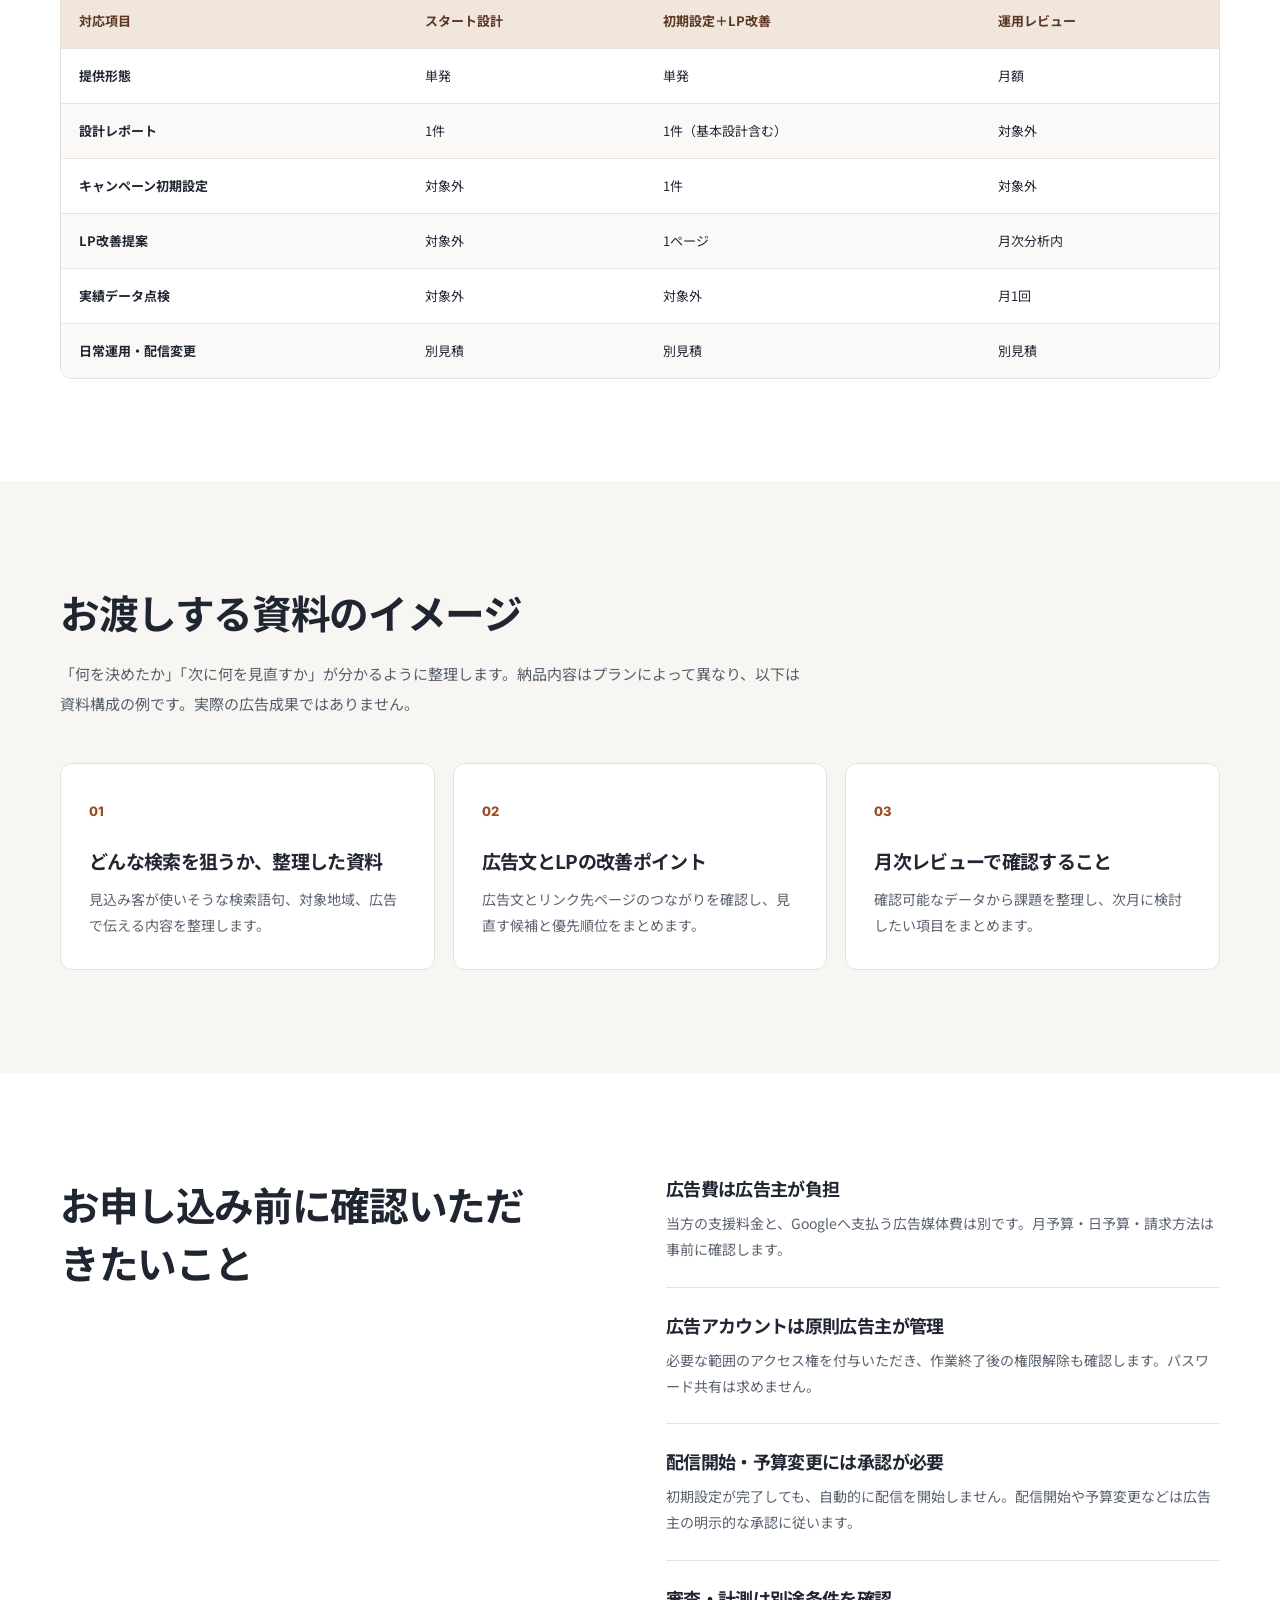
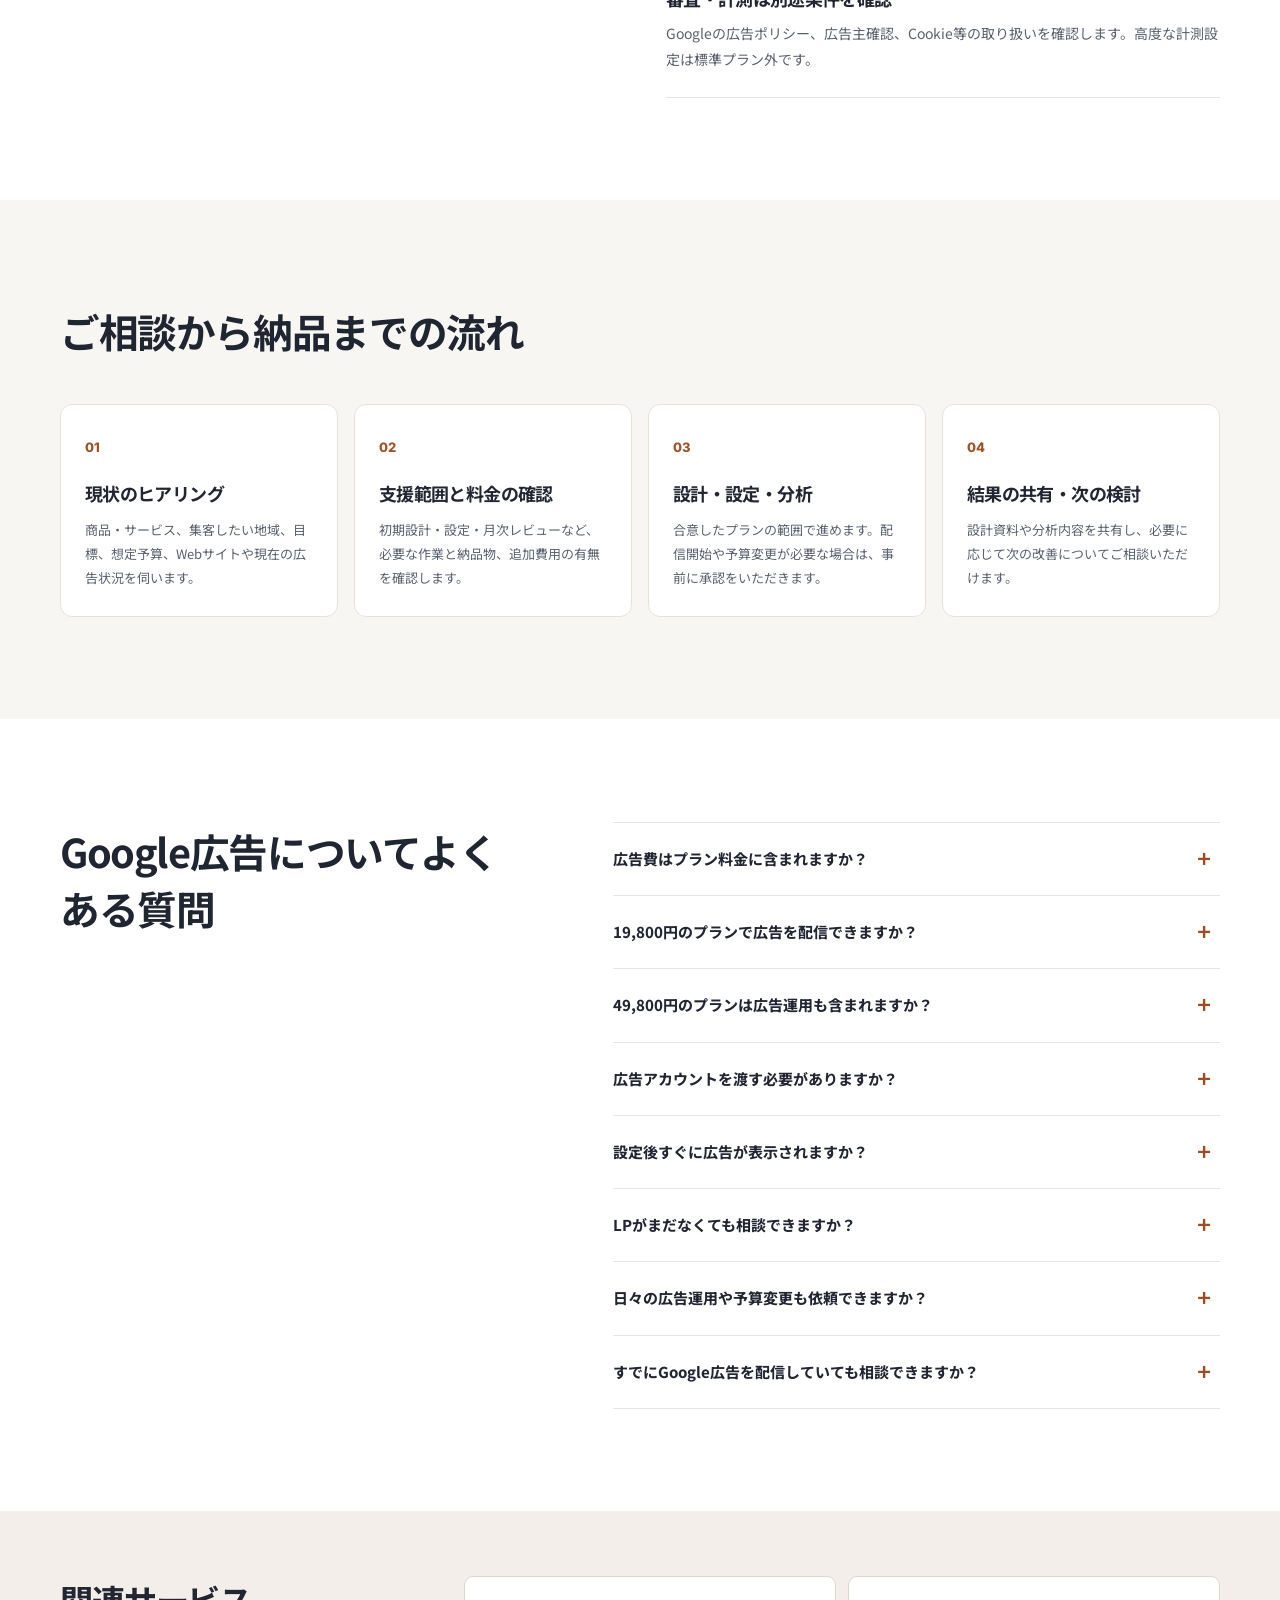
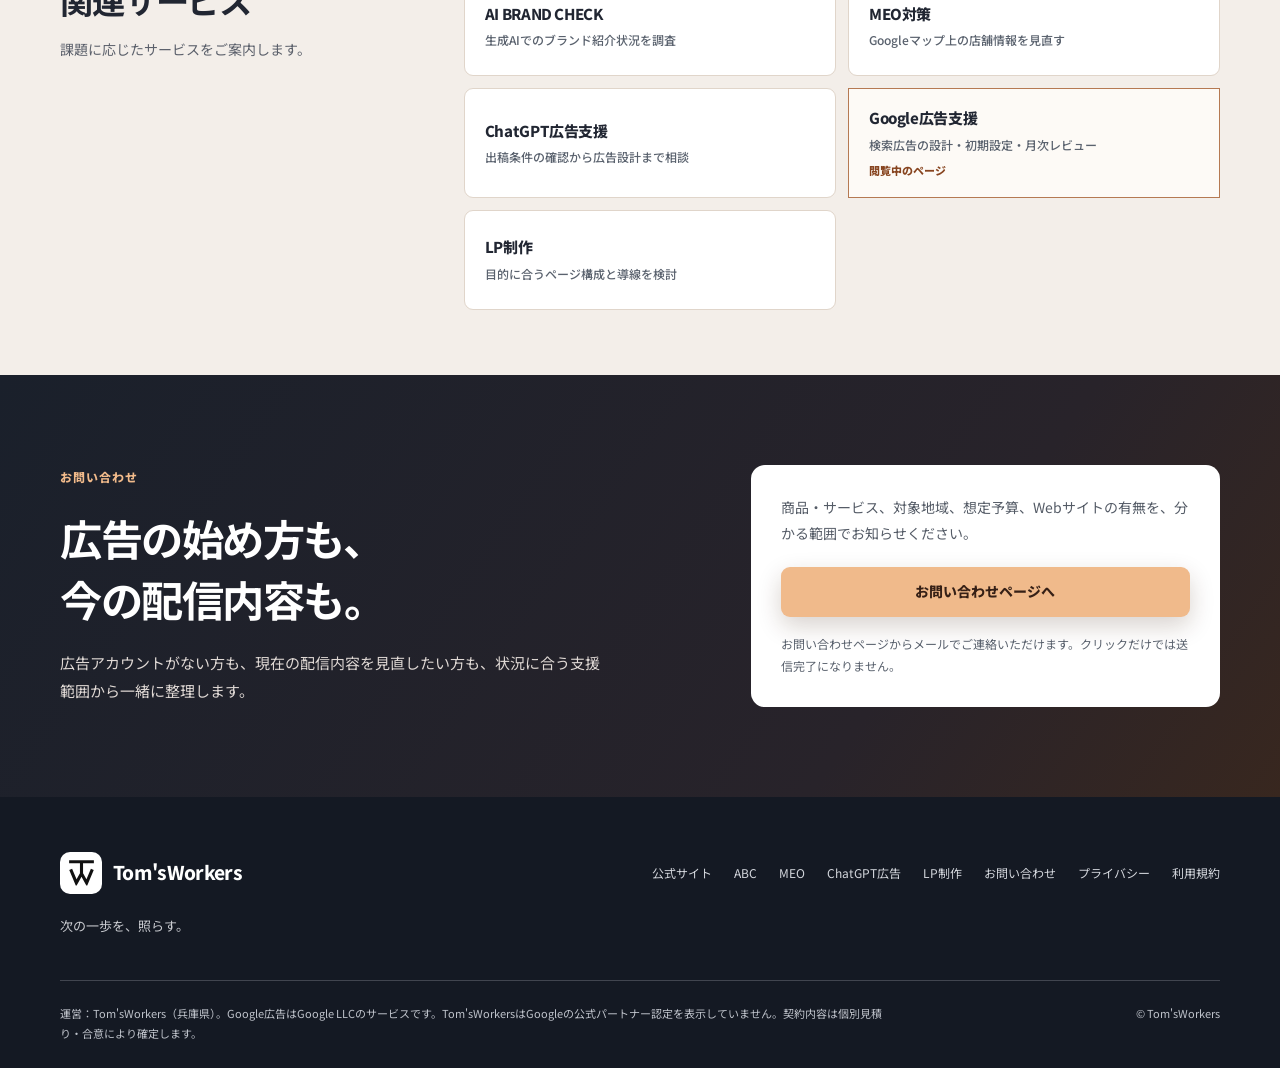
<file: google-ads/index.html>
<!DOCTYPE html>

<html lang="ja">
<head>
<meta charset="utf-8"/>
<meta content="width=device-width,initial-scale=1" name="viewport"/>
<title>Google検索広告の設計・初期設定・改善提案｜料金と支援範囲｜Tom'sWorkers</title>
<meta content="Google検索広告を始めたい方、配信内容を見直したい方へ。キーワード設計19,800円／回、初期設定＋LP改善提案49,800円／回、月次レビュー29,800円／月（税抜）。広告費別。日々の運用代行は標準プラン外。" name="description"/>
<meta content="index,follow,max-image-preview:large" name="robots"/>
<meta content="#131821" name="theme-color"/>
<link href="https://tomsworkers.com/google-ads/" rel="canonical"/>
<meta content="website" property="og:type"/><meta content="ja_JP" property="og:locale"/>
<meta content="Tom'sWorkers" property="og:site_name"/><meta content="Google検索広告の始め方・見直し方を支援｜Tom'sWorkers" property="og:title"/>
<meta content="キーワード選び、初期設定、LP改善提案、月次レビュー。必要なところから相談できるGoogle広告支援。広告費・作業範囲も明確にご案内します。" property="og:description"/>
<meta content="https://tomsworkers.com/google-ads/" property="og:url"/>
<meta content="https://tomsworkers.com/assets/images/google-ads-og.png" property="og:image"/><meta content="Tom'sWorkersのGoogle広告支援の紹介画像" property="og:image:alt"/><meta content="1200" property="og:image:width"/><meta content="630" property="og:image:height"/>
<meta content="summary_large_image" name="twitter:card"/>
<link href="../favicon.svg" rel="icon" type="image/svg+xml"/>
<link href="https://fonts.googleapis.com" rel="preconnect"/><link crossorigin="" href="https://fonts.gstatic.com" rel="preconnect"/>
<link href="https://fonts.googleapis.com/css2?family=Inter:wght@500;600;700;800&amp;family=Noto+Sans+JP:wght@400;500;600;700;800&amp;display=swap" rel="stylesheet"/>
<link href="../assets/css/tw-google-v3.css" rel="stylesheet"/>
<script async="" src="https://www.googletagmanager.com/gtag/js?id=G-THQMLL2YRE"></script>
<script>window.dataLayer=window.dataLayer||[];function gtag(){dataLayer.push(arguments)}gtag('js',new Date());gtag('config','G-THQMLL2YRE');</script>
<script type="application/ld+json">{
  "@context": "https://schema.org",
  "@graph": [
    {
      "@type": "Organization",
      "@id": "https://tomsworkers.com/#organization",
      "name": "Tom'sWorkers",
      "url": "https://tomsworkers.com/"
    },
    {
      "@type": "WebSite",
      "@id": "https://tomsworkers.com/#website",
      "url": "https://tomsworkers.com/",
      "name": "Tom'sWorkers",
      "publisher": {
        "@id": "https://tomsworkers.com/#organization"
      }
    },
    {
      "@type": "WebPage",
      "@id": "https://tomsworkers.com/google-ads/#webpage",
      "url": "https://tomsworkers.com/google-ads/",
      "name": "Google検索広告の設計・初期設定・改善提案｜料金と支援範囲",
      "isPartOf": {
        "@id": "https://tomsworkers.com/#website"
      },
      "inLanguage": "ja"
    },
    {
      "@type": "Service",
      "@id": "https://tomsworkers.com/google-ads/#service",
      "name": "Google広告支援",
      "serviceType": "Google検索広告の設計・初期設定・運用レビュー",
      "provider": {
        "@id": "https://tomsworkers.com/#organization"
      },
      "areaServed": {
        "@type": "Country",
        "name": "Japan"
      },
      "description": "Google検索広告のキーワード設計19,800円／回、初期設定＋LP改善提案49,800円／回、月次レビュー29,800円／月（すべて税抜）。広告媒体費は別途。日々の運用代行は標準プラン外。"
    },
    {
      "@type": "BreadcrumbList",
      "@id": "https://tomsworkers.com/google-ads/#breadcrumb",
      "itemListElement": [
        {
          "@type": "ListItem",
          "position": 1,
          "name": "ホーム",
          "item": "https://tomsworkers.com/"
        },
        {
          "@type": "ListItem",
          "position": 2,
          "name": "Google広告支援",
          "item": "https://tomsworkers.com/google-ads/"
        }
      ]
    }
  ]
}</script>
<script defer="" src="../assets/js/tw-google-v3.js"></script>
</head>
<body class="google-v3">
<a class="skip-link" href="#main">本文へ移動</a>
<header class="site-header">
<div class="container header-inner">
<a aria-label="Tom'sWorkers 公式サイト" class="brand" href="../"><span class="brand-symbol"><img alt="" height="33" src="../assets/brand/tomsworkers-symbol.svg" width="33"/></span><span>Tom'sWorkers</span></a>
<nav aria-label="ページ内ナビゲーション" class="desktop-nav"><a href="#approach">支援方針</a><a href="#services">支援内容</a><a href="#pricing">料金</a><a href="#faq">よくある質問</a></nav>
<a class="btn btn-header" data-cta="header" href="../contact/">相談する</a>
<details class="mobile-menu"><summary>メニュー <span aria-hidden="true">☰</span></summary><nav aria-label="モバイルナビゲーション"><a href="#approach">支援方針</a><a href="#services">支援内容</a><a href="#pricing">料金</a><a href="#faq">よくある質問</a><a data-cta="mobile_menu" href="../contact/">相談する</a></nav></details>
</div>
</header>
<main id="main" tabindex="-1">
<section aria-labelledby="hero-title" class="hero">
<div class="container hero-grid">
<div class="hero-copy"><p class="eyebrow eyebrow-light">Google広告支援</p>
<h1 id="hero-title">Google検索広告の<br/><em>始め方と見直し。</em></h1>
<p class="hero-lead">「広告を始めたいけれど、何から決めればいい？」「配信している広告を見直したい」。そんな方に、キーワードの整理、初期設定、LP改善提案、月次レビューを必要な範囲で提供します。</p>
<div class="hero-actions"><a class="btn btn-primary" data-cta="hero" href="../contact/">Google広告について相談する</a><a class="btn btn-ghost" href="#pricing">料金と範囲を見る</a></div>
<p class="hero-note">初期設計は19,800円／回（税抜）から。広告費は別途必要です。広告の審査通過・掲載順位・問い合わせ数・売上は保証できません。</p>
</div>
<div aria-label="Google広告の設計手順の概略" class="hero-panel" role="group">
<p class="panel-title">検索から問い合わせまで、3つの<span class="phrase-keep">確認ポイント</span></p>
<div class="panel-step"><span>01</span><div><strong>狙いたいお客様</strong><small>どんな言葉で検索する人に届けるか</small></div></div>
<div class="panel-step"><span>02</span><div><strong>広告文とLP</strong><small>広告を見た後、何を伝えるか</small></div></div>
<div class="panel-step"><span>03</span><div><strong>結果の確認</strong><small>何を成果とし、どこを見直すか</small></div></div>

</div>
</div>
</section>

<section aria-labelledby="approach-title" class="section" id="approach"><div class="container">
<div class="section-head"><h2 id="approach-title">Google広告で、こんな<span class="phrase-keep">お悩み</span>はありませんか？</h2><p>専門用語が分からなくても大丈夫です。まずは、どこに課題があるのかを整理します。</p></div>
<div class="feature-grid">
<article class="feature-card"><span class="feature-no">01</span><h3>誰に広告を見せれば<span class="phrase-keep">よいか分からない</span></h3><p>商圏や商品・サービスを確認し、どんな言葉で探す人に届けたいかを整理します。検索キーワード候補を選ぶところから支援します。</p></article>
<article class="feature-card"><span class="feature-no">02</span><h3>クリックはあるのに、問い合わせが少ない</h3><p>広告文とリンク先ページの内容が合っているかを確認。見出しや案内文、問い合わせボタンの改善候補を整理します。</p></article>
<article class="feature-card"><span class="feature-no">03</span><h3>配信後、何を改善すべきか<span class="phrase-keep">分からない</span></h3><p>クリック数だけで判断せず、問い合わせなどの成果地点を確認。月次レビューで見直す優先順位を検討します。</p></article>
</div>
</div></section>
<section aria-labelledby="services-title" class="section section-tint" id="services"><div class="container">
<div class="section-head"><h2 id="services-title">Google広告の支援内容</h2><p>広告を始める前の設計、キャンペーンの初期設定、LP改善提案、配信後の振り返りに対応します。日々の運用代行・設定変更は標準プランに含まれません。</p></div>
<div class="service-grid">
<article><span class="service-number">01</span><h3>広告の初期設計</h3><p>「誰に・どの地域で・何を伝えるか」を整理。目標、予算、検索キーワード候補をもとに、広告構成と配信方針を資料にまとめます。</p></article>
<article><span class="service-number">02</span><h3>キャンペーン初期設定</h3><p>対象アカウントとキャンペーンを確認し、合意した範囲で初期設定します。広告の配信開始は、お客様の承認を得て判断します。</p></article>
<article><span class="service-number">03</span><h3>LP改善提案</h3><p>広告をクリックした人が迷わず次の行動へ進めるように、LPの見出し・説明・問い合わせ導線を点検し、対象1ページの改善案を提示します。</p></article>
<article><span class="service-number">04</span><h3>月次レビュー</h3><p>配信データを月1回確認し、検索キーワード・広告文・LPについて、次に見直したいポイントをレポートにまとめます。</p></article>
</div>
</div></section>
<section aria-labelledby="pricing-title" class="section pricing-section" id="pricing"><div class="container">
<div class="section-head center"><h2 id="pricing-title">Google広告の料金と<span class="phrase-keep">対応範囲</span></h2></div>
<div class="pricing-grid">
<article class="plan-card"><p class="plan-type">初期設計</p><h3>広告スタート設計</h3><p class="plan-summary">広告を始める前に、キーワードや予算の方針を決めたい方へ</p><p class="price"><strong>19,800<span>円</span></strong><small>／回・税抜</small></p><p class="plan-target">対象：1事業</p>
<ul class="check-list"><li>検索キーワード候補 最大20件</li><li>広告予算・配信方針の整理</li><li>広告構成案 1件</li><li>設計レポート 1件</li></ul><p class="plan-note">実際のアカウント設定・配信は含みません。</p><a aria-label="広告スタート設計について相談する" class="btn btn-plan" data-cta="plan_start" href="../contact/">このプランを相談する</a></article>
<article class="plan-card plan-featured"><p class="plan-type">初期設定＋提案</p><h3>初期設定＋<br/>LP改善提案</h3><p class="plan-summary">広告の初期設定と、リンク先LPの見直しを依頼したい方へ</p><p class="price"><strong>49,800<span>円</span></strong><small>／回・税抜</small></p><p class="plan-target">対象：1アカウント・1キャンペーン</p>
<ul class="check-list"><li>広告スタート設計の内容を含む</li><li>キャンペーン初期設定 1件</li><li>広告文 最大3案</li><li>LP 1ページの改善提案</li><li>修正 2回まで</li></ul><p class="plan-note">LPの実装・高度な計測設定は別途お見積り。</p><a aria-label="初期設定＋LP改善提案について相談する" class="btn btn-plan" data-cta="plan_setup" href="../contact/">このプランを相談する</a></article>
<article class="plan-card"><p class="plan-type">月次分析</p><h3>運用レビュー</h3><p class="plan-summary">配信中の広告を振り返り、改善の優先順位を整理したい方へ</p><p class="price"><strong>29,800<span>円</span></strong><small>／月・税抜</small></p><p class="plan-target">対象：1アカウント・1キャンペーン</p>
<ul class="check-list"><li>月1回のデータ点検</li><li>キーワード・広告・LPの分析</li><li>月次レポート 1件</li><li>オンライン相談 30分×月1回</li></ul><p class="plan-note">日常運用代行・設定変更は別途お見積り。</p><a aria-label="運用レビューについて相談する" class="btn btn-plan" data-cta="plan_review" href="../contact/">このプランを相談する</a></article>
</div>
<div class="pricing-note"><strong>全プラン共通のご案内</strong><p>広告媒体費は上記料金に含まれません。広告アカウントと支払い情報は原則として広告主が管理します。追加キャンペーン、LP実装、日々の運用代行など標準範囲外は事前見積りとします。</p></div>
<p class="table-scroll-hint" id="pricing-scroll-hint">比較表は左右にスクロールして確認できます。</p><div aria-describedby="pricing-scroll-hint" aria-label="プラン比較表（横方向にスクロールできます）" class="table-wrap" role="region" tabindex="0"><table><caption>プラン別の対応範囲</caption><thead><tr><th scope="col">対応項目</th><th scope="col">スタート設計</th><th scope="col">初期設定＋LP改善</th><th scope="col">運用レビュー</th></tr></thead><tbody>
<tr><th scope="row">提供形態</th><td>単発</td><td>単発</td><td>月額</td></tr>
<tr><th scope="row">設計レポート</th><td>1件</td><td>1件（基本設計含む）</td><td>対象外</td></tr>
<tr><th scope="row">キャンペーン初期設定</th><td>対象外</td><td>1件</td><td>対象外</td></tr>
<tr><th scope="row">LP改善提案</th><td>対象外</td><td>1ページ</td><td>月次分析内</td></tr>
<tr><th scope="row">実績データ点検</th><td>対象外</td><td>対象外</td><td>月1回</td></tr>
<tr><th scope="row">日常運用・配信変更</th><td>別見積</td><td>別見積</td><td>別見積</td></tr>
</tbody></table></div>
</div></section>
<section aria-labelledby="deliverables-title" class="section section-tint" id="deliverables"><div class="container">
<div class="section-head"><h2 id="deliverables-title">お渡しする資料の<span class="phrase-keep">イメージ</span></h2><p>「何を決めたか」「次に何を見直すか」が分かるように整理します。納品内容はプランによって異なり、以下は資料構成の例です。実際の広告成果ではありません。</p></div>
<div class="deliver-grid"><article><span>01</span><h3>どんな検索を狙うか、<span class="phrase-keep">整理した資料</span></h3><p>見込み客が使いそうな検索語句、対象地域、広告で伝える内容を整理します。</p></article><article><span>02</span><h3>広告文とLPの改善ポイント</h3><p>広告文とリンク先ページのつながりを確認し、見直す候補と優先順位をまとめます。</p></article><article><span>03</span><h3>月次レビューで<span class="phrase-keep">確認すること</span></h3><p>確認可能なデータから課題を整理し、次月に検討したい項目をまとめます。</p></article></div>
</div></section>
<section aria-labelledby="terms-title" class="section" id="terms"><div class="container terms-grid"><div class="section-head"><h2 id="terms-title">お申し込み前に<span class="phrase-keep">確認いただきたい</span>こと</h2></div><div class="terms-list">
<article><h3>広告費は広告主が負担</h3><p>当方の支援料金と、Googleへ支払う広告媒体費は別です。月予算・日予算・請求方法は事前に確認します。</p></article>
<article><h3>広告アカウントは原則広告主が管理</h3><p>必要な範囲のアクセス権を付与いただき、作業終了後の権限解除も確認します。パスワード共有は求めません。</p></article>
<article><h3>配信開始・予算変更には承認が必要</h3><p>初期設定が完了しても、自動的に配信を開始しません。配信開始や予算変更などは広告主の明示的な承認に従います。</p></article>
<article><h3>審査・計測は別途条件を確認</h3><p>Googleの広告ポリシー、広告主確認、Cookie等の取り扱いを確認します。高度な計測設定は標準プラン外です。</p></article>
</div></div></section>
<section aria-labelledby="flow-title" class="section section-tint" id="flow"><div class="container"><div class="section-head"><h2 id="flow-title">ご相談から納品までの流れ</h2></div><ol class="flow-grid"><li><span>01</span><h3>現状のヒアリング</h3><p>商品・サービス、集客したい地域、目標、想定予算、Webサイトや現在の広告状況を伺います。</p></li><li><span>02</span><h3>支援範囲と料金の確認</h3><p>初期設計・設定・月次レビューなど、必要な作業と納品物、追加費用の有無を確認します。</p></li><li><span>03</span><h3>設計・設定・分析</h3><p>合意したプランの範囲で進めます。配信開始や予算変更が必要な場合は、事前に承認をいただきます。</p></li><li><span>04</span><h3>結果の共有・次の検討</h3><p>設計資料や分析内容を共有し、必要に応じて次の改善についてご相談いただけます。</p></li></ol></div></section>
<section aria-labelledby="faq-title" class="section" id="faq"><div class="container faq-grid"><div class="section-head"><h2 id="faq-title">Google広告について<span class="phrase-keep">よくある質問</span></h2></div><div class="faq-list">
<details><summary>広告費はプラン料金に<span class="phrase-keep">含まれますか？</span></summary><div><p>含まれません。支援料金とは別に、Google広告の媒体費が発生します。予算の決定と支払いは原則として広告主が行います。</p></div></details>
<details><summary>19,800円のプランで広告を<span class="phrase-keep">配信できますか？</span></summary><div><p>広告スタート設計は資料による設計支援です。アカウント設定や配信開始の操作は含みません。設定まで必要な場合は、初期設定＋LP改善提案をご検討ください。</p></div></details>
<details><summary>49,800円のプランは広告運用も<span class="phrase-keep">含まれますか？</span></summary><div><p>1キャンペーンの初期設定までが標準範囲です。日常的な運用代行、継続的な入札・予算変更、LPの実装、高度な計測設定は別途お見積りです。</p></div></details>
<details><summary>広告アカウントを渡す<span class="phrase-keep">必要がありますか？</span></summary><div><p>原則としてお客様のアカウントを維持し、必要な操作権限のみ付与いただきます。Google広告のアクセス権には段階があり、作業内容に応じて決めます。<a href="https://support.google.com/google-ads/answer/9978556?hl=ja" rel="noopener noreferrer" target="_blank">Google公式のアクセス権説明<span class="sr-only">（別タブで開きます）</span></a>もご参照ください。</p></div></details>
<details><summary>設定後すぐに広告が<span class="phrase-keep">表示されますか？</span></summary><div><p>広告主の承認に加え、Googleの審査や広告主確認などが必要な場合があります。掲載開始日・掲載順位・クリック数は保証できません。</p></div></details>
<details><summary>LPがまだなくても<span class="phrase-keep">相談できますか？</span></summary><div><p>はい。既存のWebページで対応できるかを確認し、必要に応じてLP制作サービスもご案内します。</p></div></details>
<details><summary>日々の広告運用や予算変更も<span class="phrase-keep">依頼できますか？</span></summary><div><p>日常的な運用代行や継続的な設定変更は、各プランの標準範囲に含まれていません。必要な作業内容を伺い、別途お見積りします。</p></div></details><details><summary>すでにGoogle広告を配信していても<span class="phrase-keep">相談できますか？</span></summary><div><p>はい。現在の広告アカウントや配信状況を確認したうえで、月次レビューなど、ご相談内容に合う支援範囲を整理します。</p></div></details></div></div></section>
<section aria-labelledby="related-title" class="related"><div class="container related-inner">
<div class="related-heading"><h2 id="related-title">関連サービス</h2><p>課題に応じたサービスをご案内します。</p></div>
<div class="related-links">
<a class="related-card" href="../abc/"><strong>AI BRAND CHECK</strong><span>生成AIでのブランド紹介状況を調査</span></a>
<a class="related-card" href="../meo/"><strong>MEO対策</strong><span>Googleマップ上の店舗情報を見直す</span></a>
<a class="related-card" href="../chatgpt-ads/"><strong>ChatGPT広告支援</strong><span>出稿条件の確認から広告設計まで相談</span></a>
<div class="related-card is-current" aria-current="page"><strong>Google広告支援</strong><span>検索広告の設計・初期設定・月次レビュー</span><small>閲覧中のページ</small></div>
<a class="related-card" href="../lp/"><strong>LP制作</strong><span>目的に合うページ構成と導線を検討</span></a>
</div></div></section>
<section aria-labelledby="contact-title" class="contact-section" id="contact"><div class="container contact-grid"><div><p class="eyebrow eyebrow-light">お問い合わせ</p><h2 id="contact-title">広告の始め方も、<br/>今の配信内容も。</h2><p>広告アカウントがない方も、現在の配信内容を見直したい方も、状況に合う支援範囲から一緒に整理します。</p></div><div class="contact-panel"><p>商品・サービス、対象地域、想定予算、Webサイトの有無を、分かる範囲でお知らせください。</p><a class="btn btn-primary" data-cta="contact" href="../contact/">お問い合わせページへ</a><small>お問い合わせページからメールでご連絡いただけます。クリックだけでは送信完了になりません。</small></div></div></section>
</main>
<footer class="site-footer"><div class="container footer-top"><div><a class="brand" href="../"><span class="brand-symbol"><img alt="" height="33" src="../assets/brand/tomsworkers-symbol.svg" width="33"/></span><span>Tom'sWorkers</span></a><p>次の一歩を、照らす。</p></div><nav aria-label="フッターナビゲーション"><a href="../">公式サイト</a><a href="../abc/">ABC</a><a href="../meo/">MEO</a><a href="../chatgpt-ads/">ChatGPT広告</a><a href="../lp/">LP制作</a><a href="../contact/">お問い合わせ</a><a href="../privacy/">プライバシー</a><a href="../terms/">利用規約</a></nav></div><div class="container footer-bottom"><p>運営：Tom'sWorkers（兵庫県）。Google広告はGoogle LLCのサービスです。Tom'sWorkersはGoogleの公式パートナー認定を表示していません。契約内容は個別見積り・合意により確定します。</p><small>© Tom'sWorkers</small></div></footer>
</body>
</html>
</file>
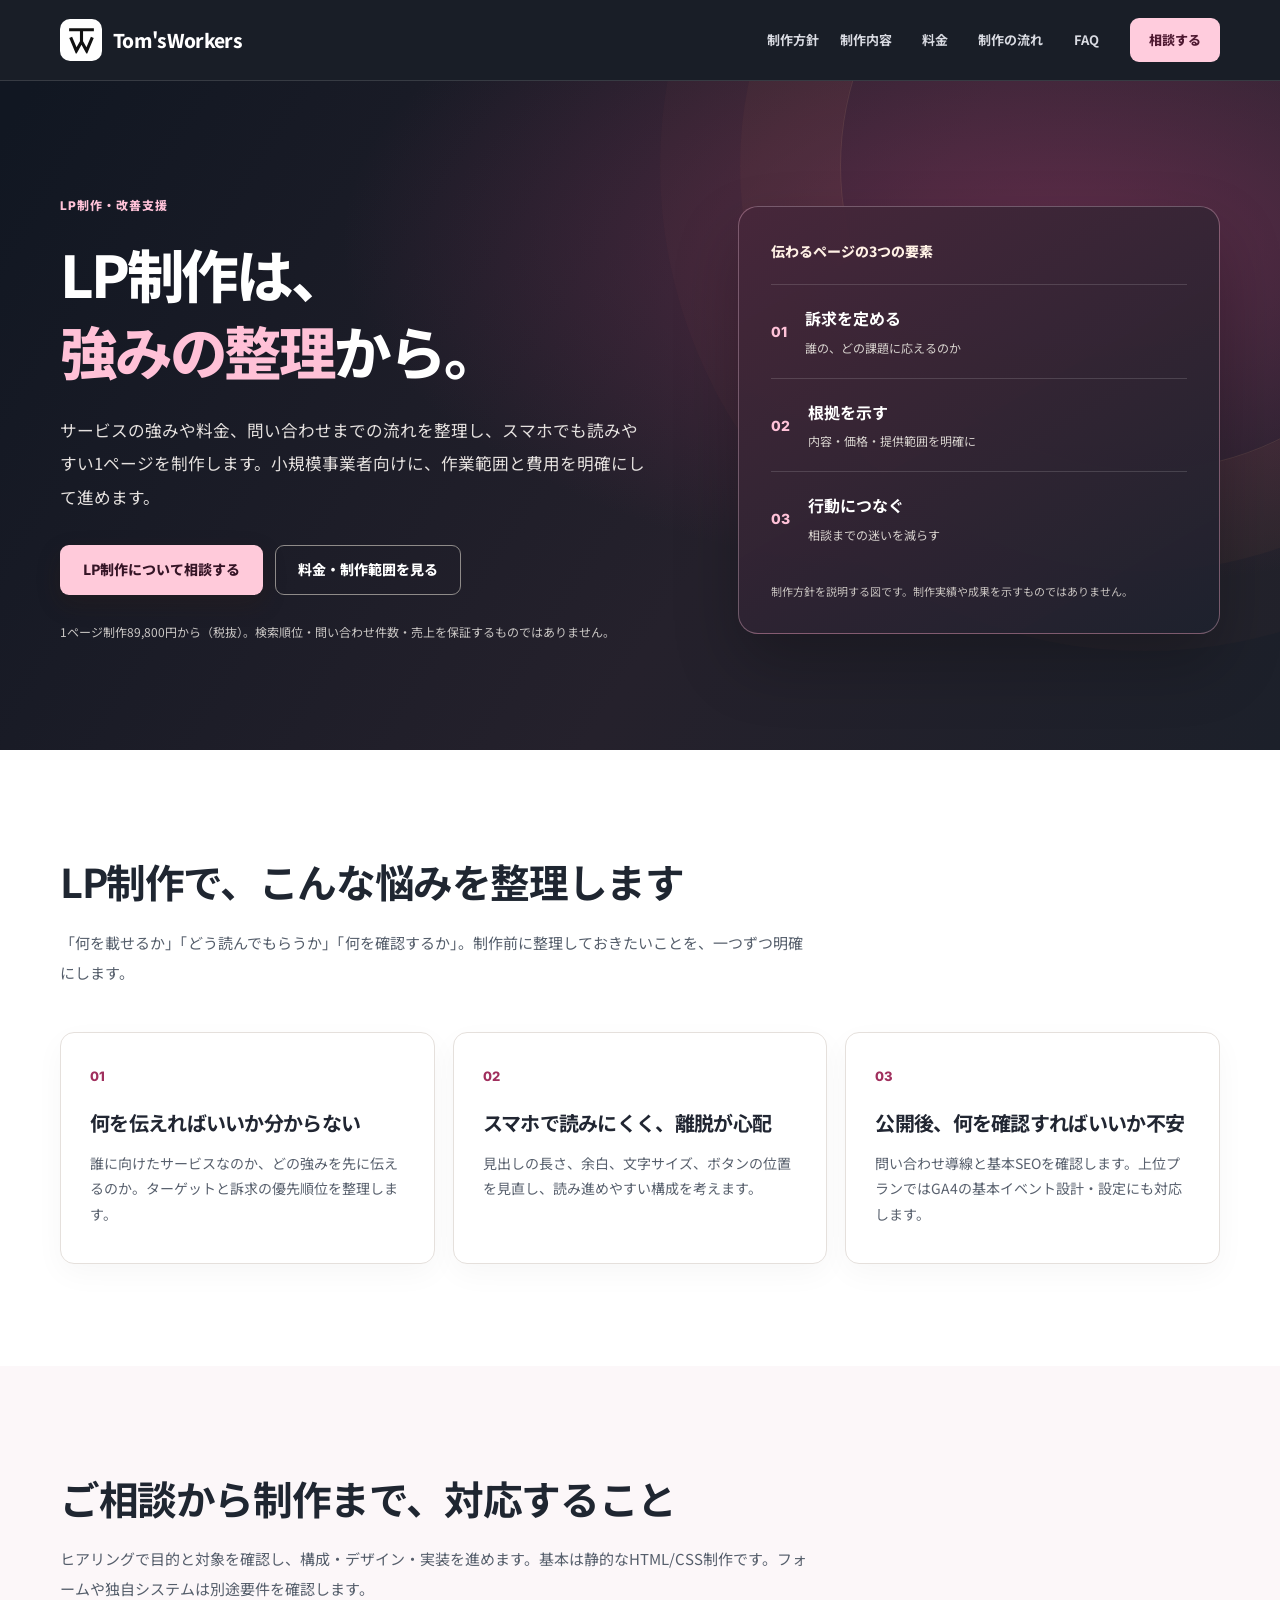
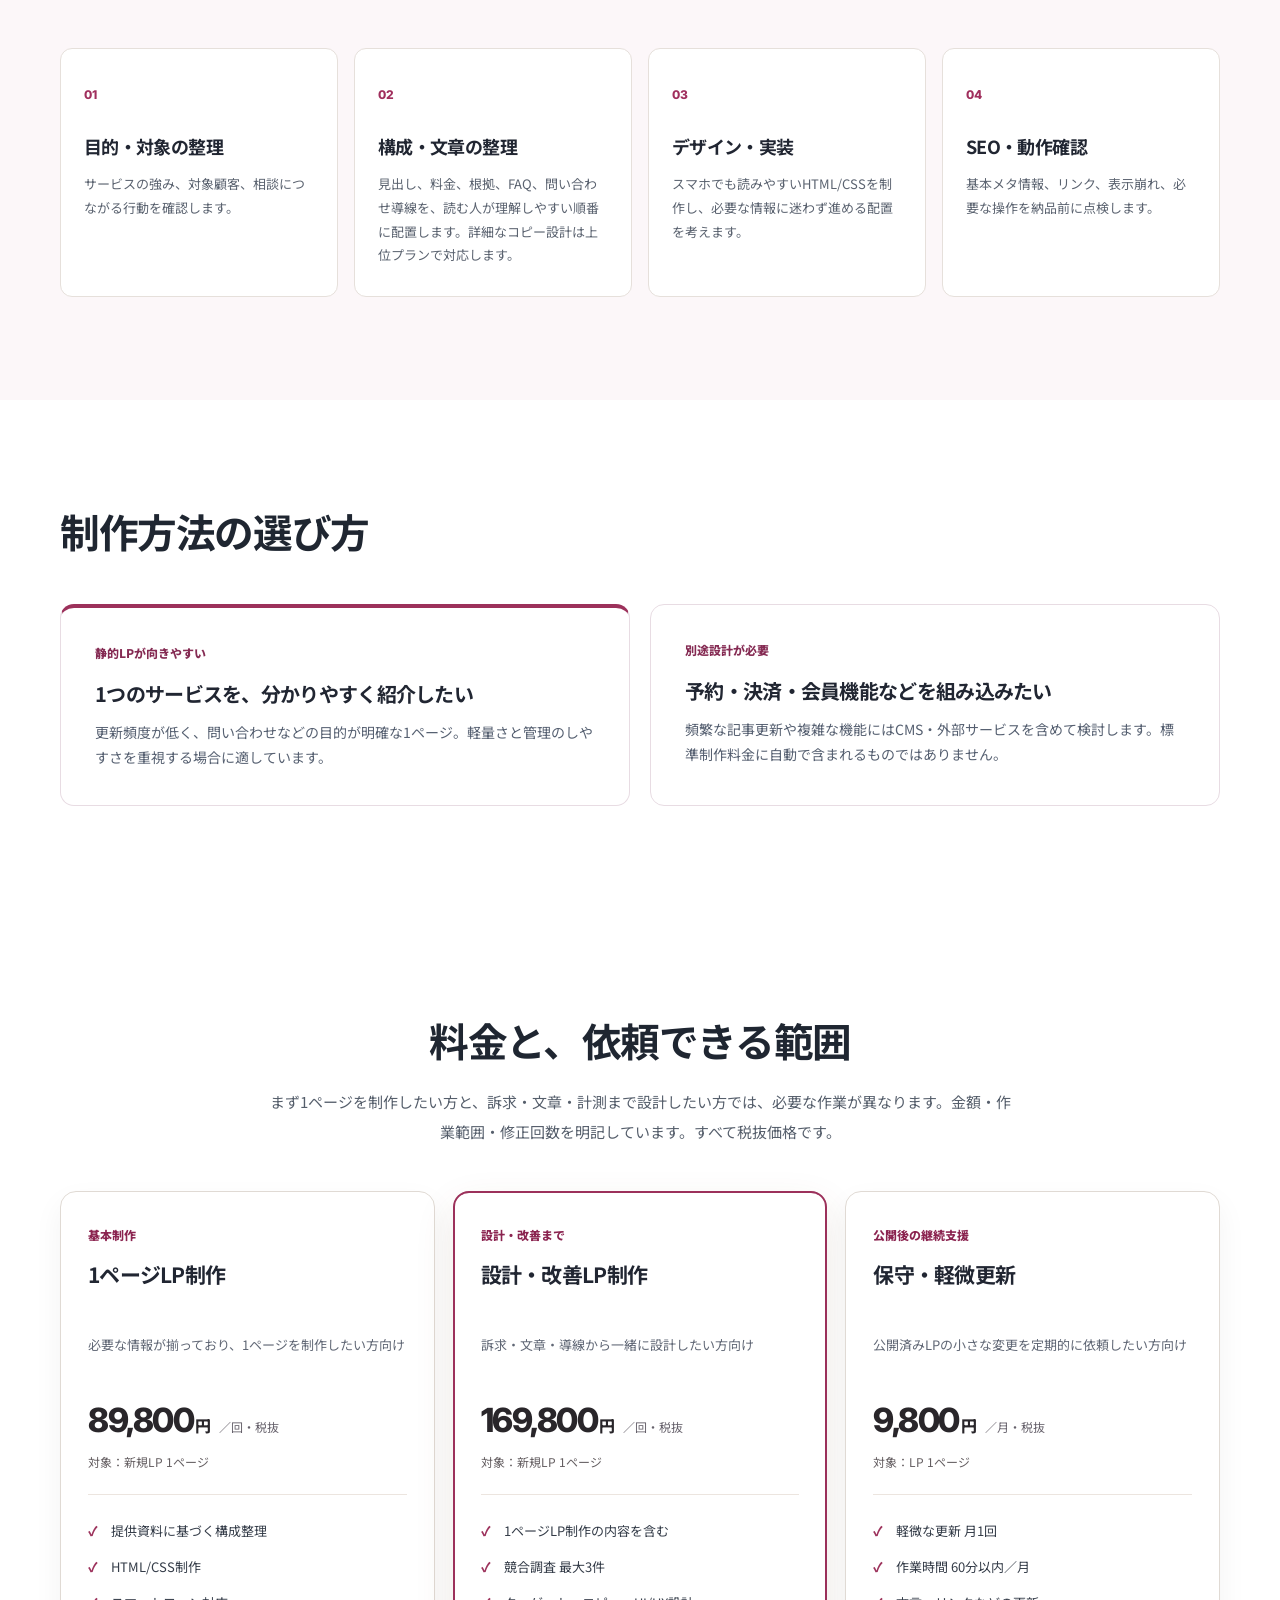
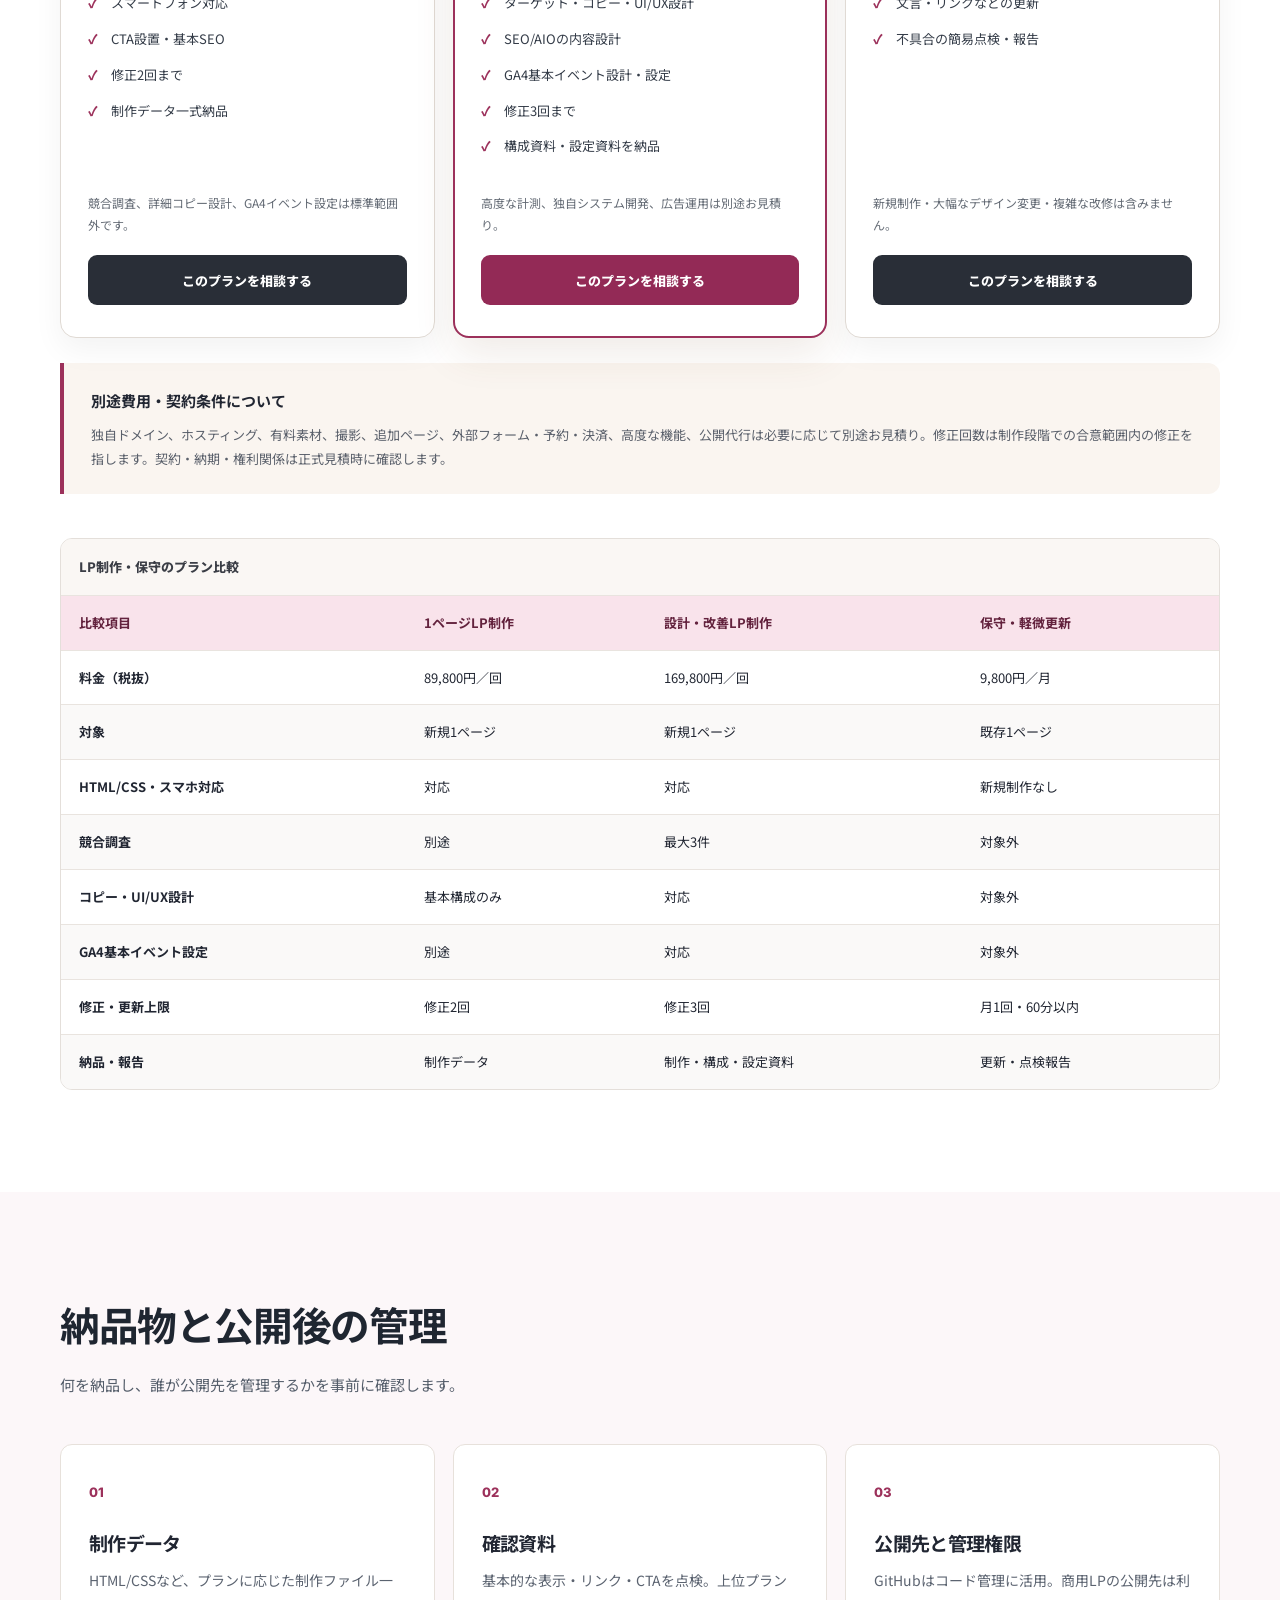
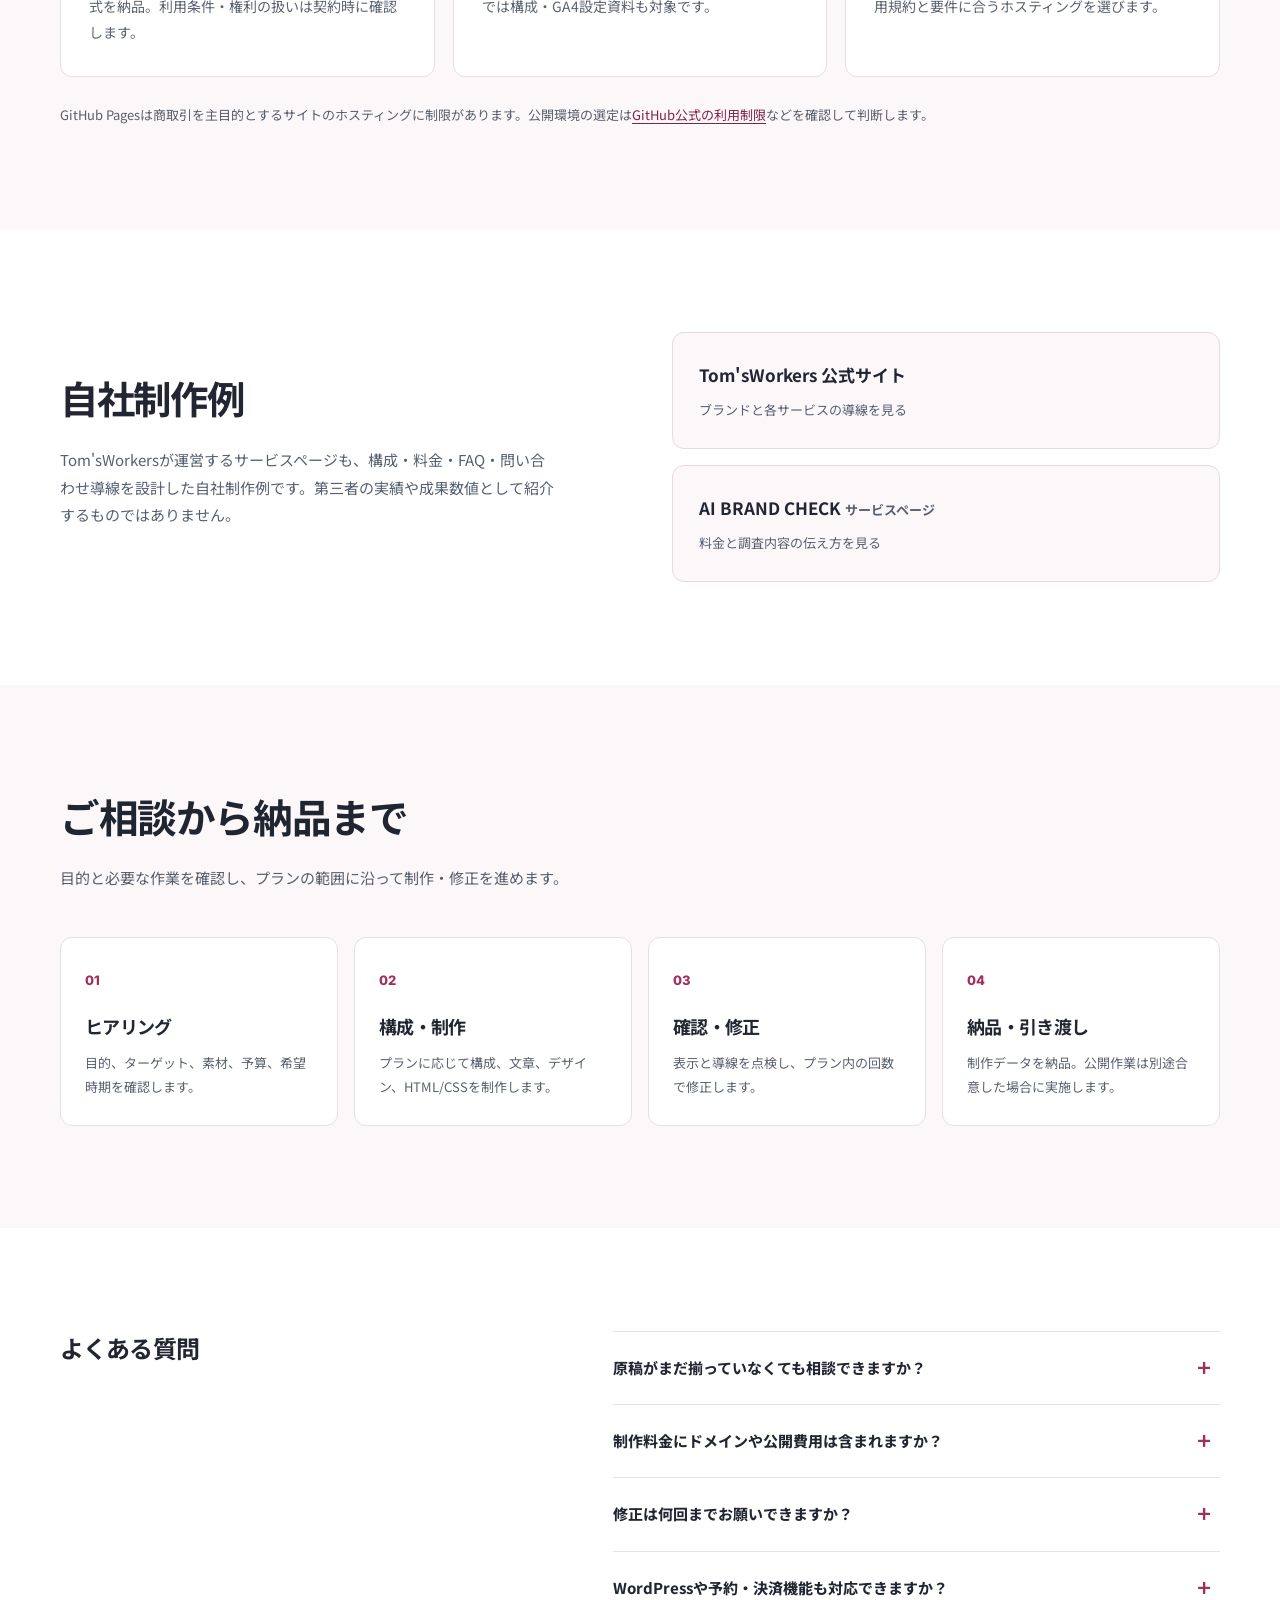
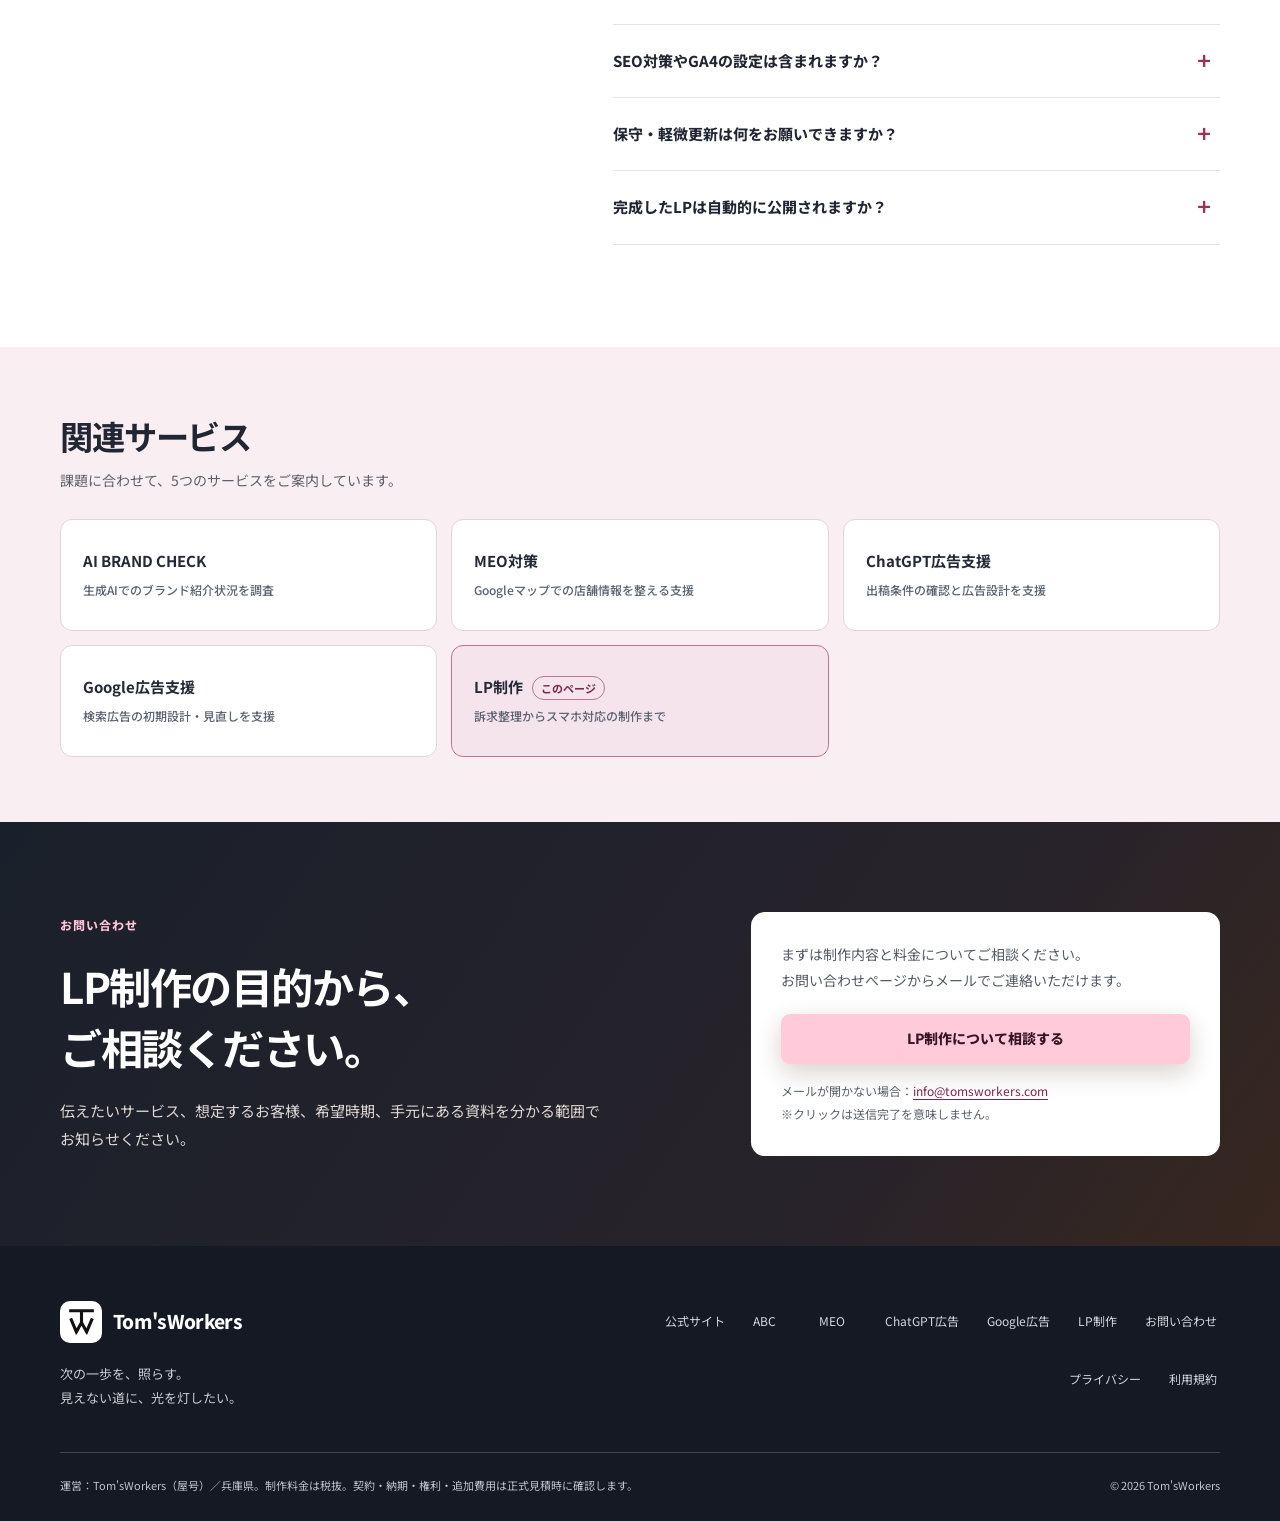
<file: lp/index.html>
<!doctype html>
<html lang="ja">
<head>
<meta charset="utf-8">
<meta name="viewport" content="width=device-width,initial-scale=1">
<title>LP制作・改善支援｜料金・制作範囲・納品内容｜Tom'sWorkers</title>
<meta name="description" content="小規模事業者向けのLP制作。ターゲットと伝える順番を整理し、スマホで読みやすいランディングページを制作します。1ページ89,800円から（税抜）。制作範囲・修正回数・納品内容を公開。">
<meta name="robots" content="index,follow,max-image-preview:large">
<meta name="theme-color" content="#151a24">
<link rel="canonical" href="https://tomsworkers.com/lp/">
<meta property="og:type" content="website"><meta property="og:locale" content="ja_JP"><meta property="og:site_name" content="Tom'sWorkers">
<meta property="og:title" content="LP制作・改善支援｜料金と制作範囲｜Tom'sWorkers">
<meta property="og:description" content="サービスの魅力を、伝える順番から整理するLP制作。料金・作業範囲・修正回数・納品内容を明確にご案内します。">
<meta property="og:url" content="https://tomsworkers.com/lp/">
<meta property="og:image" content="https://tomsworkers.com/assets/images/lp-og.png"><meta property="og:image:alt" content="Tom'sWorkers LP制作・改善支援の紹介画像"><meta property="og:image:width" content="1200"><meta property="og:image:height" content="630">
<meta name="twitter:card" content="summary_large_image">
<link rel="icon" href="../favicon.svg" type="image/svg+xml">
<link rel="preconnect" href="https://fonts.googleapis.com"><link rel="preconnect" href="https://fonts.gstatic.com" crossorigin>
<link href="https://fonts.googleapis.com/css2?family=Inter:wght@500;600;700;800&amp;family=Noto+Sans+JP:wght@400;500;600;700;800&amp;display=swap" rel="stylesheet">
<link rel="stylesheet" href="../assets/css/tw-lp-v3.css">
<script async src="https://www.googletagmanager.com/gtag/js?id=G-THQMLL2YRE"></script>
<script>window.dataLayer=window.dataLayer||[];function gtag(){dataLayer.push(arguments)}gtag('js',new Date());gtag('config','G-THQMLL2YRE');</script>
<script type="application/ld+json">
{
 "@context":"https://schema.org",
 "@graph":[
  {"@type":"Organization","@id":"https://tomsworkers.com/#organization","name":"Tom'sWorkers","url":"https://tomsworkers.com/"},
  {"@type":"WebSite","@id":"https://tomsworkers.com/#website","name":"Tom'sWorkers","url":"https://tomsworkers.com/","publisher":{"@id":"https://tomsworkers.com/#organization"}},
  {"@type":"WebPage","@id":"https://tomsworkers.com/lp/#webpage","name":"LP制作・改善支援｜料金・制作範囲・納品内容","url":"https://tomsworkers.com/lp/","inLanguage":"ja","isPartOf":{"@id":"https://tomsworkers.com/#website"}},
  {"@type":"Service","@id":"https://tomsworkers.com/lp/#service","name":"LP制作・改善支援","serviceType":"ランディングページ制作・改善提案・軽微更新","provider":{"@id":"https://tomsworkers.com/#organization"},"areaServed":{"@type":"Country","name":"Japan"},"description":"1ページLP制作89,800円／回、設計・改善LP制作169,800円／回、保守・軽微更新9,800円／月。いずれも税抜。"},
  {"@type":"BreadcrumbList","@id":"https://tomsworkers.com/lp/#breadcrumb","itemListElement":[{"@type":"ListItem","position":1,"name":"ホーム","item":"https://tomsworkers.com/"},{"@type":"ListItem","position":2,"name":"LP制作・改善支援","item":"https://tomsworkers.com/lp/"}]}
 ]
}
</script>
<script defer src="../assets/js/tw-lp-v3.js"></script>
</head>
<body class="lp-v3" data-service="lp">
<a class="skip-link" href="#main">本文へ移動</a>
<header class="site-header"><div class="container header-inner">
<a class="brand" href="../" aria-label="Tom'sWorkers 公式サイト"><span class="brand-symbol"><img src="../assets/brand/tomsworkers-symbol.svg" width="33" height="33" alt=""></span><span>Tom'sWorkers</span></a>
<nav class="desktop-nav" aria-label="ページ内ナビゲーション"><a href="#approach">制作方針</a><a href="#services">制作内容</a><a href="#pricing">料金</a><a href="#flow">制作の流れ</a><a href="#faq">FAQ</a></nav>
<a class="btn btn-header" href="../contact/" data-track="cta" data-placement="header">相談する</a>
<details class="mobile-menu"><summary>メニュー <span aria-hidden="true">☰</span></summary><nav aria-label="モバイルナビゲーション"><a href="#approach">制作方針</a><a href="#services">制作内容</a><a href="#pricing">料金</a><a href="#flow">制作の流れ</a><a href="#faq">FAQ</a><a href="../contact/" data-track="cta" data-placement="mobile_menu">相談する</a></nav></details>
</div></header>
<main id="main" tabindex="-1">
<section class="hero" aria-labelledby="hero-title"><div class="container hero-grid">
<div class="hero-copy"><p class="eyebrow eyebrow-light">LP制作・改善支援</p>
<h1 id="hero-title">LP制作は、<br><em>強みの整理</em>から。</h1>
<p class="hero-lead">サービスの強みや料金、<span class="phrase-keep">問い合わせ</span>までの流れを整理し、スマホでも読みやすい<span class="phrase-keep">1ページ</span>を<span class="phrase-keep">制作します。</span>小規模事業者向けに、作業範囲と費用を明確にして進めます。</p>
<div class="hero-actions"><a class="btn btn-primary" href="../contact/" data-track="cta" data-placement="hero">LP制作について相談する</a><a class="btn btn-ghost" href="#pricing">料金・制作範囲を見る</a></div>
<p class="hero-note">1ページ制作89,800円から（税抜）。検索順位・問い合わせ件数・売上を保証するものではありません。</p>
</div>
<div class="hero-panel" aria-label="LPで整理する3つの要素の説明図">
<p class="panel-title">伝わるページの3つの要素</p>
<div class="panel-step"><span>01</span><div><strong>訴求を定める</strong><small>誰の、どの課題に応えるのか</small></div></div>
<div class="panel-step"><span>02</span><div><strong>根拠を示す</strong><small>内容・価格・提供範囲を明確に</small></div></div>
<div class="panel-step"><span>03</span><div><strong>行動につなぐ</strong><small>相談までの迷いを減らす</small></div></div>
<p class="panel-caption">制作方針を説明する図です。制作実績や成果を示すものではありません。</p>
</div></div></section>

<section class="section" id="approach" aria-labelledby="approach-title"><div class="container">
<div class="section-head"><h2 id="approach-title">LP制作で、こんな悩みを整理します</h2><p>「何を載せるか」「どう読んでもらうか」<span class="phrase-keep">「何を確認するか」</span>。制作前に整理しておきたいことを、一つずつ明確にします。</p></div>
<div class="feature-grid">
<article class="feature-card"><span class="feature-no">01</span><h3><span class="phrase-keep">何を伝えればいいか</span>分からない</h3><p>誰に向けたサービスなのか、どの強みを先に伝えるのか。ターゲットと訴求の優先順位を整理します。</p></article>
<article class="feature-card"><span class="feature-no">02</span><h3>スマホで読みにくく、離脱が心配</h3><p>見出しの長さ、余白、文字サイズ、ボタンの位置を見直し、読み進めやすい構成を考えます。</p></article>
<article class="feature-card"><span class="feature-no">03</span><h3>公開後、<span class="phrase-keep">何を確認すればいいか</span>不安</h3><p>問い合わせ導線と基本SEOを<span class="phrase-keep">確認します。</span>上位プランでは<span class="phrase-keep">GA4の基本イベント</span>設計・設定にも対応します。</p></article>
</div></div></section>
<section class="section section-tint" id="services" aria-labelledby="services-title"><div class="container">
<div class="section-head"><h2 id="services-title"><span class="phrase-keep">ご相談から制作まで、</span><span class="phrase-keep">対応すること</span></h2><p>ヒアリングで目的と対象を確認し、<span class="phrase-keep">構成・デザイン・実装</span>を進めます。基本は静的なHTML/CSS制作です。フォームや独自システムは別途要件を確認します。</p></div>
<div class="service-grid">
<article><span class="service-number">01</span><h3>目的・対象の整理</h3><p>サービスの強み、対象顧客、相談につながる行動を確認します。</p></article>
<article><span class="service-number">02</span><h3>構成・文章の整理</h3><p>見出し、料金、根拠、FAQ、問い合わせ導線を、読む人が理解しやすい順番に配置します。詳細なコピー設計は上位プランで対応します。</p></article>
<article><span class="service-number">03</span><h3>デザイン・実装</h3><p>スマホでも読みやすいHTML/CSSを制作し、必要な情報に迷わず進める配置を考えます。</p></article>
<article><span class="service-number">04</span><h3>SEO・動作確認</h3><p>基本メタ情報、リンク、表示崩れ、必要な操作を納品前に点検します。</p></article>
</div></div></section>
<section class="section" id="suitability" aria-labelledby="suitability-title"><div class="container">
<div class="section-head"><h2 id="suitability-title">制作方法の選び方</h2></div>
<div class="fit-grid"><article class="fit-card"><p class="fit-label">静的LPが向きやすい</p><h3>1つのサービスを、分かりやすく紹介したい</h3><p>更新頻度が低く、問い合わせなどの目的が明確な1ページ。軽量さと管理のしやすさを重視する場合に適しています。</p></article><article class="fit-card"><p class="fit-label">別途設計が必要</p><h3>予約・決済・会員機能などを組み込みたい</h3><p>頻繁な記事更新や複雑な機能にはCMS・外部サービスを含めて検討します。標準制作料金に自動で含まれるものではありません。</p></article></div>
</div></section>
<section class="section pricing-section" id="pricing" aria-labelledby="pricing-title"><div class="container">
<div class="section-head center"><h2 id="pricing-title">料金と、依頼できる範囲</h2><p>まず1ページを制作したい方と、<span class="phrase-keep">訴求・文章・計測</span>まで設計したい方では、必要な作業が異なります。金額・作業範囲・修正回数を明記しています。すべて税抜価格です。</p></div>
<div class="pricing-grid">
<article class="plan-card"><p class="plan-type">基本制作</p><h3>1ページLP制作</h3><p class="plan-summary">必要な情報が揃っており、<span class="phrase-keep">1ページ</span>を制作したい方向け</p><p class="price"><strong>89,800<span>円</span></strong><small>／回・税抜</small></p><p class="plan-target">対象：新規LP 1ページ</p><ul class="check-list"><li>提供資料に基づく構成整理</li><li>HTML/CSS制作</li><li>スマートフォン対応</li><li>CTA設置・基本SEO</li><li>修正2回まで</li><li>制作データ一式納品</li></ul><p class="plan-note">競合調査、詳細コピー設計、GA4イベント設定は標準範囲外です。</p><a class="btn btn-plan" href="../contact/" data-track="cta" data-placement="plan_basic" aria-label="1ページLP制作について相談する">このプランを相談する</a></article>
<article class="plan-card plan-featured"><p class="plan-type">設計・改善まで</p><h3>設計・改善LP制作</h3><p class="plan-summary">訴求・文章・導線から一緒に設計したい方向け</p><p class="price"><strong>169,800<span>円</span></strong><small>／回・税抜</small></p><p class="plan-target">対象：新規LP 1ページ</p><ul class="check-list"><li>1ページLP制作の内容を含む</li><li>競合調査 最大3件</li><li>ターゲット・コピー・UI/UX設計</li><li>SEO/AIOの内容設計</li><li>GA4基本イベント設計・設定</li><li>修正3回まで</li><li>構成資料・設定資料を納品</li></ul><p class="plan-note">高度な計測、独自システム開発、広告運用は別途お見積り。</p><a class="btn btn-plan" href="../contact/" data-track="cta" data-placement="plan_design" aria-label="設計・改善LP制作について相談する">このプランを相談する</a></article>
<article class="plan-card"><p class="plan-type">公開後の継続支援</p><h3>保守・軽微更新</h3><p class="plan-summary">公開済みLPの小さな変更を定期的に依頼したい方向け</p><p class="price"><strong>9,800<span>円</span></strong><small>／月・税抜</small></p><p class="plan-target">対象：LP 1ページ</p><ul class="check-list"><li>軽微な更新 月1回</li><li>作業時間 60分以内／月</li><li>文言・リンクなどの更新</li><li>不具合の簡易点検・報告</li></ul><p class="plan-note">新規制作・大幅なデザイン変更・複雑な改修は含みません。</p><a class="btn btn-plan" href="../contact/" data-track="cta" data-placement="plan_maintenance" aria-label="保守・軽微更新について相談する">このプランを相談する</a></article>
</div>
<div class="pricing-note"><strong>別途費用・契約条件について</strong><p>独自ドメイン、ホスティング、有料素材、撮影、追加ページ、外部フォーム・予約・決済、高度な機能、公開代行は必要に応じて別途お見積り。修正回数は制作段階での合意範囲内の修正を指します。契約・納期・権利関係は正式見積時に確認します。</p></div>
<p class="table-scroll-hint" id="pricing-scroll-hint">表は左右にスクロールして比較できます。</p>
<div class="table-wrap" role="region" tabindex="0" aria-label="プラン比較表" aria-describedby="pricing-scroll-hint"><table><caption>LP制作・保守のプラン比較</caption><thead><tr><th scope="col">比較項目</th><th scope="col">1ページLP制作</th><th scope="col">設計・改善LP制作</th><th scope="col">保守・軽微更新</th></tr></thead><tbody>
<tr><th scope="row">料金（税抜）</th><td>89,800円／回</td><td>169,800円／回</td><td>9,800円／月</td></tr>
<tr><th scope="row">対象</th><td>新規1ページ</td><td>新規1ページ</td><td>既存1ページ</td></tr>
<tr><th scope="row">HTML/CSS・スマホ対応</th><td>対応</td><td>対応</td><td>新規制作なし</td></tr>
<tr><th scope="row">競合調査</th><td>別途</td><td>最大3件</td><td>対象外</td></tr>
<tr><th scope="row">コピー・UI/UX設計</th><td>基本構成のみ</td><td>対応</td><td>対象外</td></tr>
<tr><th scope="row">GA4基本イベント設定</th><td>別途</td><td>対応</td><td>対象外</td></tr>
<tr><th scope="row">修正・更新上限</th><td>修正2回</td><td>修正3回</td><td>月1回・60分以内</td></tr>
<tr><th scope="row">納品・報告</th><td>制作データ</td><td>制作・構成・設定資料</td><td>更新・点検報告</td></tr>
</tbody></table></div>
</div></section>
<section class="section section-tint" id="deliverables" aria-labelledby="deliverables-title"><div class="container">
<div class="section-head"><h2 id="deliverables-title">納品物と公開後の管理</h2><p>何を納品し、誰が公開先を管理するかを事前に確認します。</p></div>
<div class="deliver-grid"><article><span>01</span><h3>制作データ</h3><p>HTML/CSSなど、プランに応じた制作ファイル一式を納品。利用条件・権利の扱いは契約時に確認します。</p></article><article><span>02</span><h3>確認資料</h3><p>基本的な表示・リンク・CTAを点検。上位プランでは構成・GA4設定資料も対象です。</p></article><article><span>03</span><h3>公開先と管理権限</h3><p>GitHubはコード管理に活用。商用LPの公開先は利用規約と要件に合うホスティングを選びます。</p></article></div>
<p class="small-note">GitHub Pagesは商取引を主目的とするサイトのホスティングに制限があります。公開環境の選定は<a href="https://docs.github.com/ja/pages/getting-started-with-github-pages/github-pages-limits" target="_blank" rel="noopener noreferrer">GitHub公式の利用制限</a>などを確認して判断します。</p>
</div></section>
<section class="section" id="example" aria-labelledby="example-title"><div class="container example-layout">
<div><h2 id="example-title">自社制作例</h2><p>Tom'sWorkersが運営するサービスページも、構成・料金・FAQ・問い合わせ導線を設計した自社制作例です。第三者の実績や成果数値として紹介するものではありません。</p></div>
<div class="example-links"><a href="../" data-track="crosslink" data-placement="example_home"><strong>Tom'sWorkers 公式サイト</strong><span>ブランドと各サービスの導線を見る</span></a><a href="../abc/" data-track="crosslink" data-placement="example_abc"><strong>AI BRAND CHECK <span class="phrase-keep">サービスページ</span></strong><span>料金と調査内容の伝え方を見る</span></a></div>
</div></section>
<section class="section section-tint" id="flow" aria-labelledby="flow-title"><div class="container"><div class="section-head"><h2 id="flow-title">ご相談から納品まで</h2><p>目的と必要な作業を確認し、プランの範囲に沿って制作・修正を進めます。</p></div><ol class="flow-grid">
<li><span>01</span><h3>ヒアリング</h3><p>目的、ターゲット、素材、予算、希望時期を確認します。</p></li>
<li><span>02</span><h3>構成・制作</h3><p>プランに応じて構成、文章、デザイン、HTML/CSSを制作します。</p></li>
<li><span>03</span><h3>確認・修正</h3><p>表示と導線を点検し、プラン内の回数で修正します。</p></li>
<li><span>04</span><h3>納品・引き渡し</h3><p>制作データを納品。公開作業は別途合意した場合に実施します。</p></li>
</ol></div></section>
<section class="section" id="faq" aria-labelledby="faq-title"><div class="container faq-grid"><div><h2 id="faq-title">よくある質問</h2></div><div class="faq-list">
<details><summary>原稿がまだ揃っていなくても相談できますか？</summary><div><p>ご相談は可能です。基本の「1ページLP制作」は提供資料に基づく構成整理が中心で、詳細なコピー設計は<span class="phrase-keep">含みません。</span>「設計・改善LP制作」ではターゲットや文章の設計も対応範囲です。資料の状況に応じて必要な作業を確認します。</p></div></details>
<details><summary>制作料金にドメインや公開費用は含まれますか？</summary><div><p>原則として含まれません。ドメイン、ホスティング、有料素材、外部サービス利用料、公開代行は要件に応じて別途お見積りします。</p></div></details>
<details><summary>修正は何回までお願いできますか？</summary><div><p>1ページLP制作は2回まで、設計・改善LP制作は3回までです。修正の対象・確認方法は制作前に合意し、大幅な仕様変更は別途ご相談となります。</p></div></details>
<details><summary>WordPressや予約・決済機能も対応できますか？</summary><div><p>目的に応じて構成を検討します。標準プランは静的なHTML/CSS制作が基本です。CMS、外部フォーム、予約・決済、独自システムは別途要件と費用を確認します。</p></div></details>
<details><summary>SEO対策やGA4の設定は含まれますか？</summary><div><p>基本SEOは制作2プランに含みます。GA4の基本イベント設計・設定は「設計・改善LP制作」の範囲です。検索順位や問い合わせ数は保証しません。</p></div></details>
<details><summary>保守・軽微更新は何をお願いできますか？</summary><div><p>対象LP1ページについて、月1回・60分以内で文言やリンクなどの軽微な更新と簡易点検・報告を行います。新規制作や大幅な改修は対象外です。</p></div></details>
<details><summary>完成したLPは自動的に公開されますか？</summary><div><p>いいえ。基本は制作データの<span class="phrase-keep">納品です。</span>公開先の設定や既存サイトへの反映は、作業内容と費用について別途合意・承認した場合に限ります。</p></div></details>
</div></div></section>
<section class="related" aria-labelledby="related-title"><div class="container related-inner"><div class="related-intro"><h2 id="related-title">関連サービス</h2><p>課題に合わせて、5つのサービスをご案内しています。</p></div><div class="related-links">
<a href="../abc/" data-track="crosslink" data-placement="related_abc"><strong>AI BRAND CHECK</strong><span>生成AIでのブランド紹介状況を調査</span></a>
<a href="../meo/" data-track="crosslink" data-placement="related_meo"><strong>MEO対策</strong><span>Googleマップでの店舗情報を整える支援</span></a>
<a href="../chatgpt-ads/" data-track="crosslink" data-placement="related_chatgpt"><strong>ChatGPT広告支援</strong><span>出稿条件の確認と広告設計を支援</span></a>
<a href="../google-ads/" data-track="crosslink" data-placement="related_google"><strong>Google広告支援</strong><span>検索広告の初期設計・見直しを支援</span></a>
<div class="related-current" aria-current="page"><strong>LP制作 <small>このページ</small></strong><span>訴求整理からスマホ対応の制作まで</span></div>
</div></div></section>
<section class="contact-section" id="contact" aria-labelledby="contact-title"><div class="container contact-grid"><div><p class="eyebrow eyebrow-light">お問い合わせ</p><h2 id="contact-title">LP制作の目的から、<br>ご相談ください。</h2><p>伝えたいサービス、想定するお客様、希望時期、手元にある資料を分かる範囲で<span class="phrase-keep">お知らせください。</span></p></div><div class="contact-panel"><p>まずは制作内容と料金について<span class="phrase-keep">ご相談ください。</span><span class="phrase-keep">お問い合わせページ</span>からメールで<span class="phrase-keep">ご連絡いただけます。</span></p><a class="btn btn-primary" href="../contact/" data-track="cta" data-placement="contact">LP制作について相談する</a><small>メールが開かない場合：<a class="mail-link" href="mailto:info@tomsworkers.com" data-track="cta" data-placement="email_fallback">info@tomsworkers.com</a><br>※クリックは送信完了を意味しません。</small></div></div></section>
</main>
<footer class="site-footer"><div class="container footer-top"><div><a class="brand" href="../"><span class="brand-symbol"><img src="../assets/brand/tomsworkers-symbol.svg" width="33" height="33" alt=""></span><span>Tom'sWorkers</span></a><p>次の一歩を、照らす。<br>見えない道に、光を灯したい。</p></div><nav aria-label="フッターナビゲーション"><a href="../">公式サイト</a><a href="../abc/">ABC</a><a href="../meo/">MEO</a><a href="../chatgpt-ads/">ChatGPT広告</a><a href="../google-ads/">Google広告</a><a href="../lp/" aria-current="page">LP制作</a><a href="../contact/">お問い合わせ</a><a href="../privacy/">プライバシー</a><a href="../terms/">利用規約</a></nav></div><div class="container footer-bottom"><p>運営：Tom'sWorkers（屋号）／兵庫県。制作料金は税抜。契約・納期・権利・追加費用は正式見積時に確認します。</p><small>© 2026 Tom'sWorkers</small></div></footer>
</body></html>
</file>
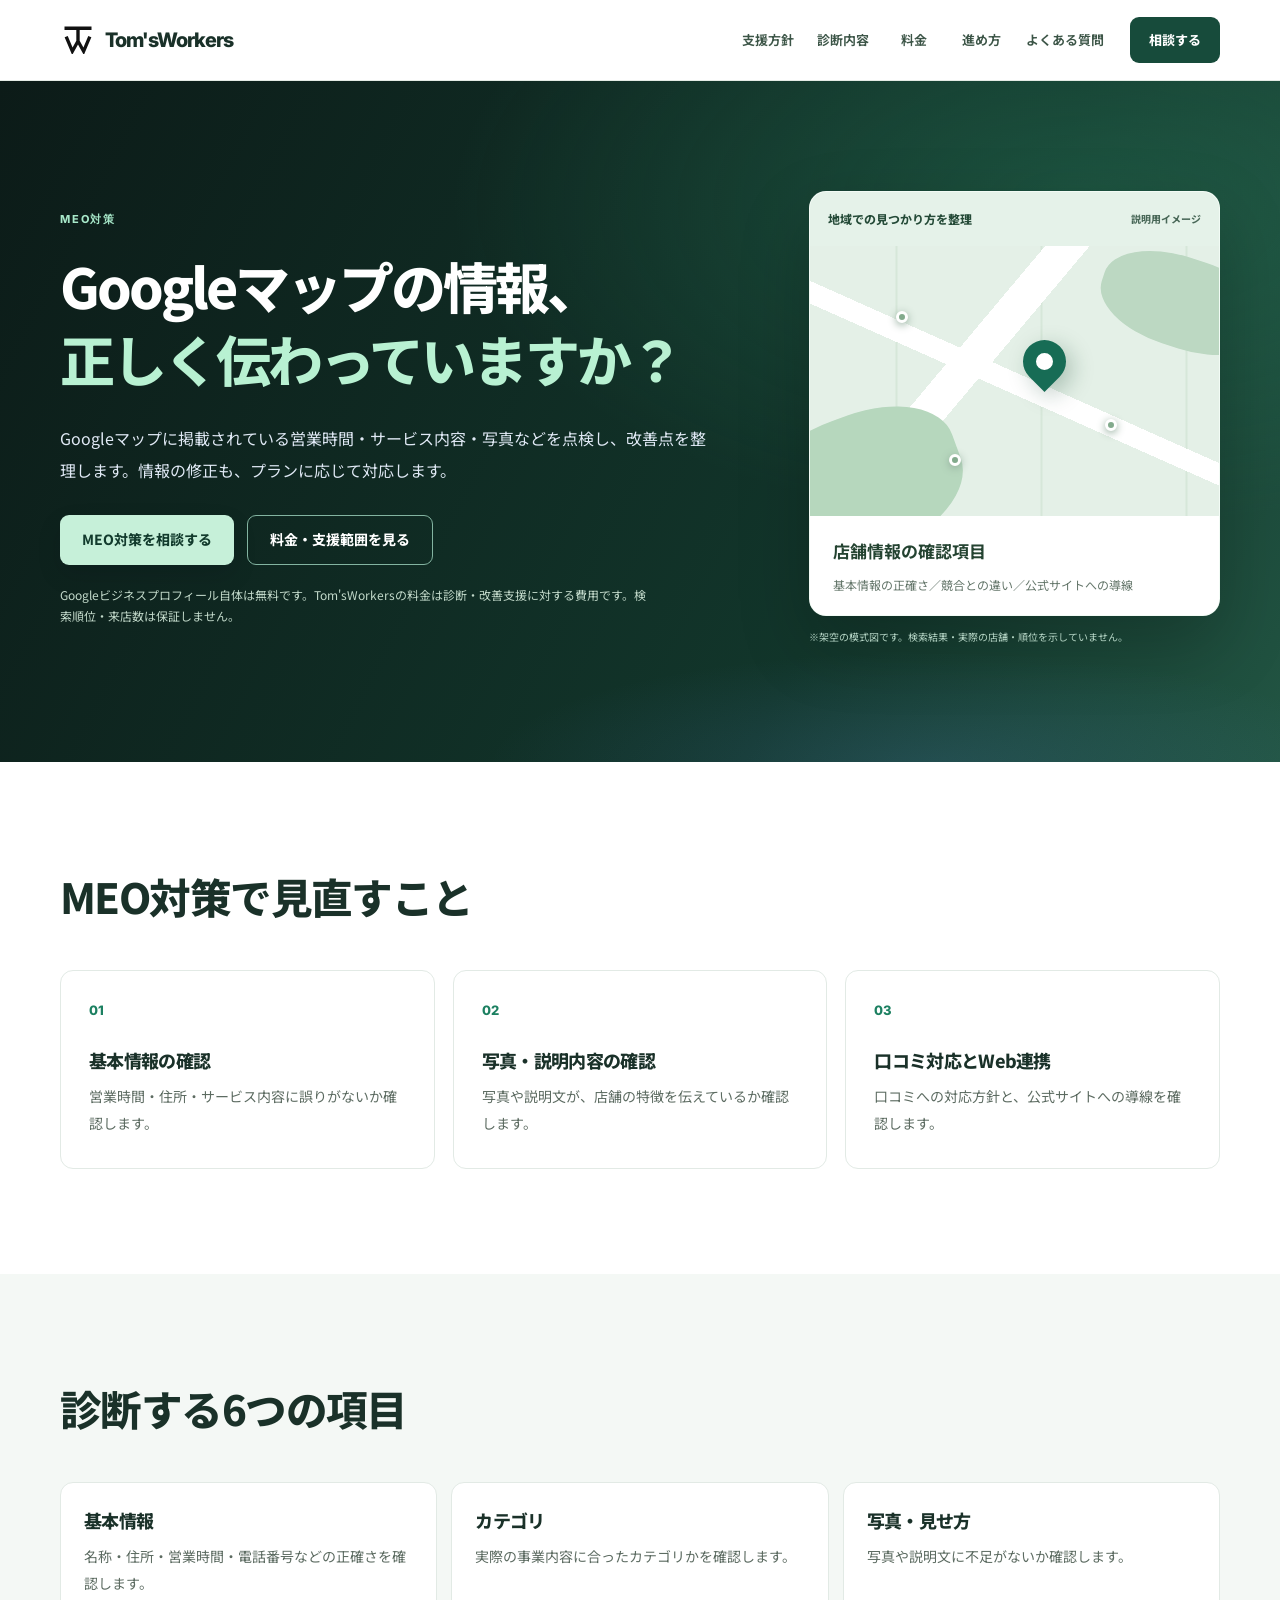
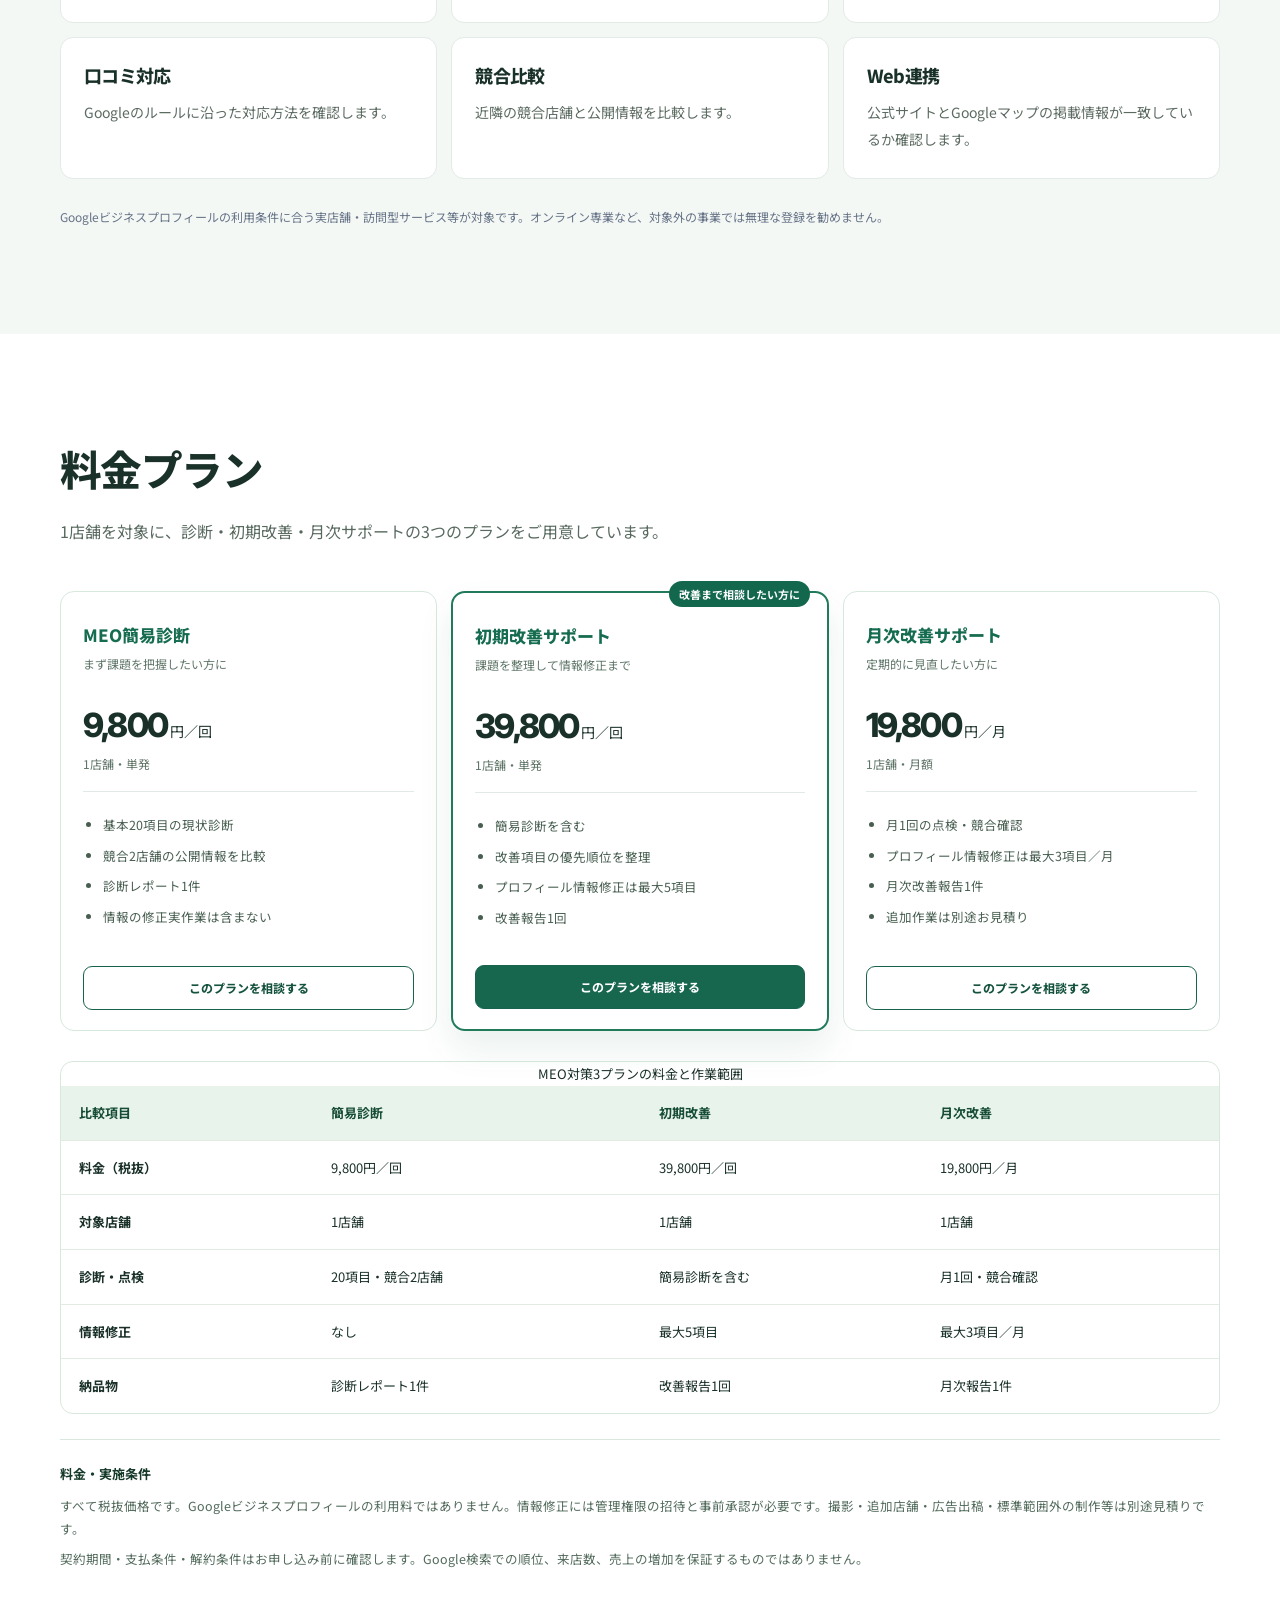
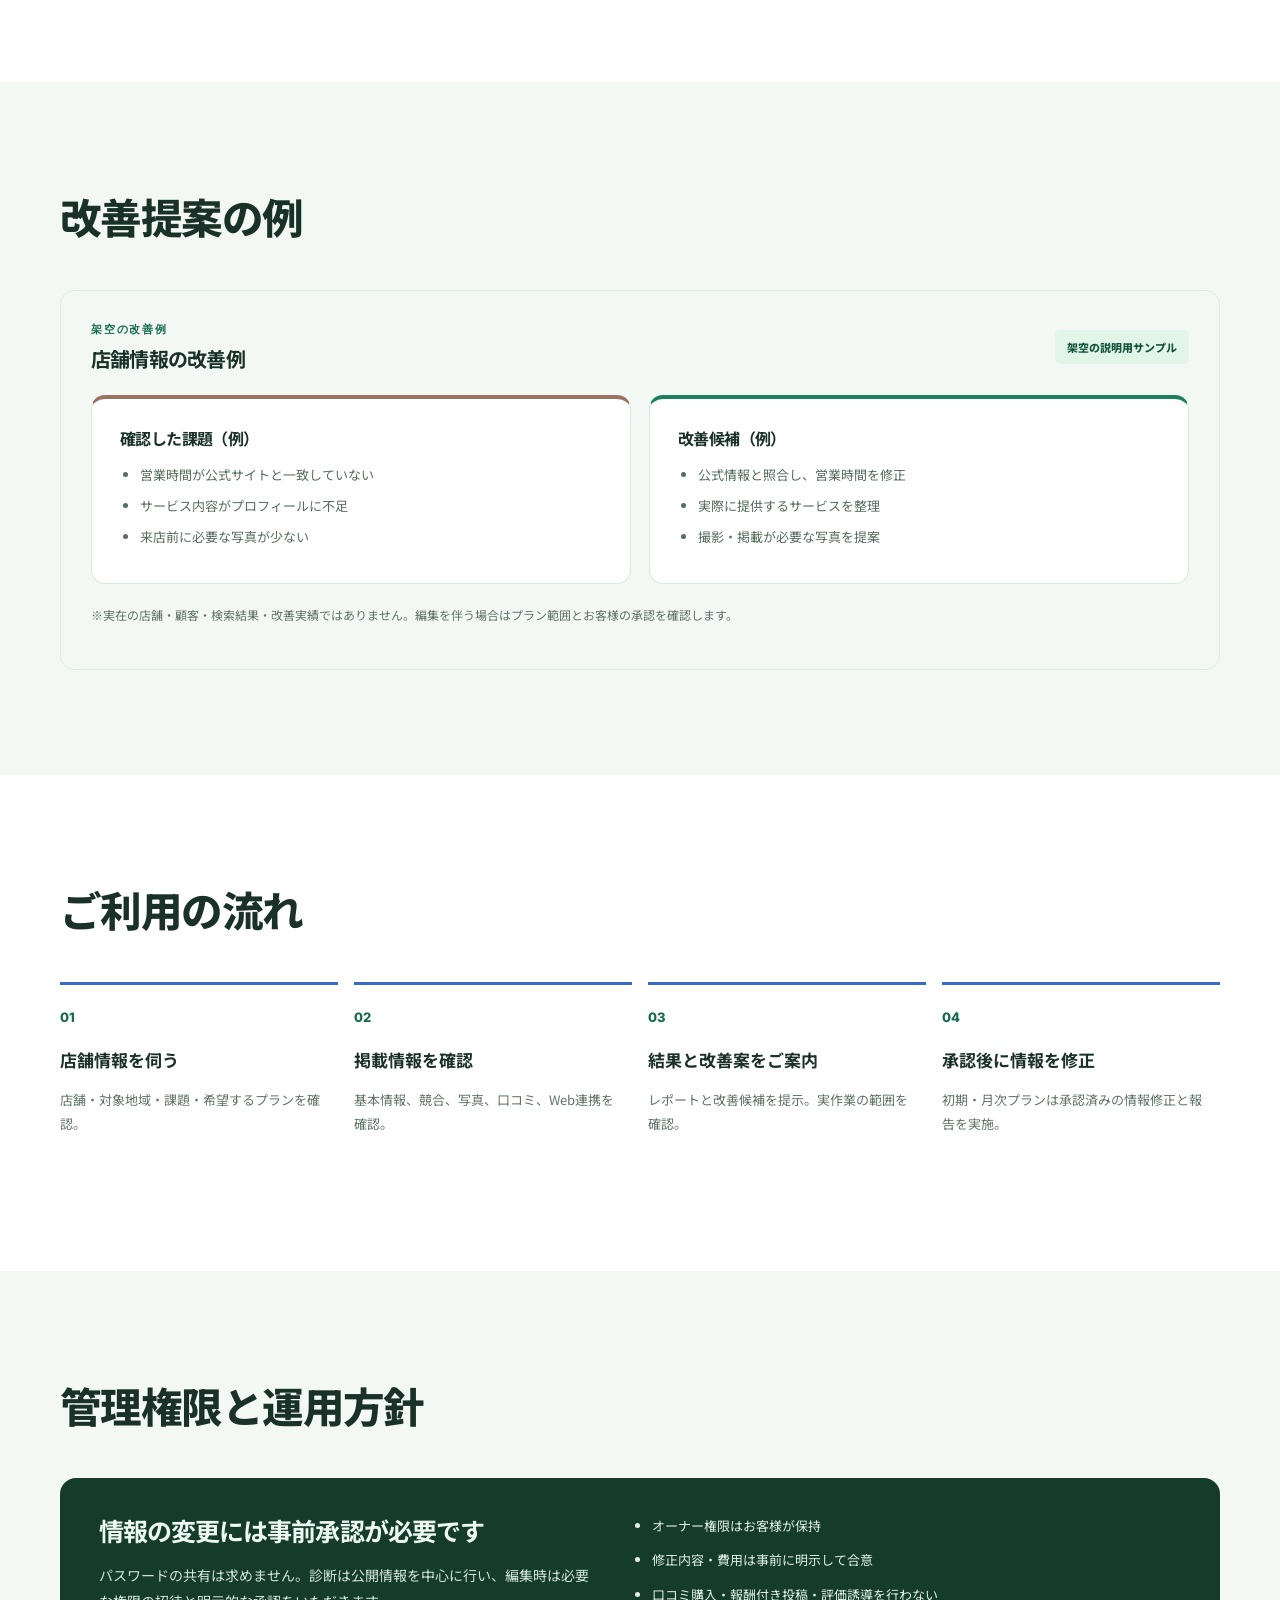
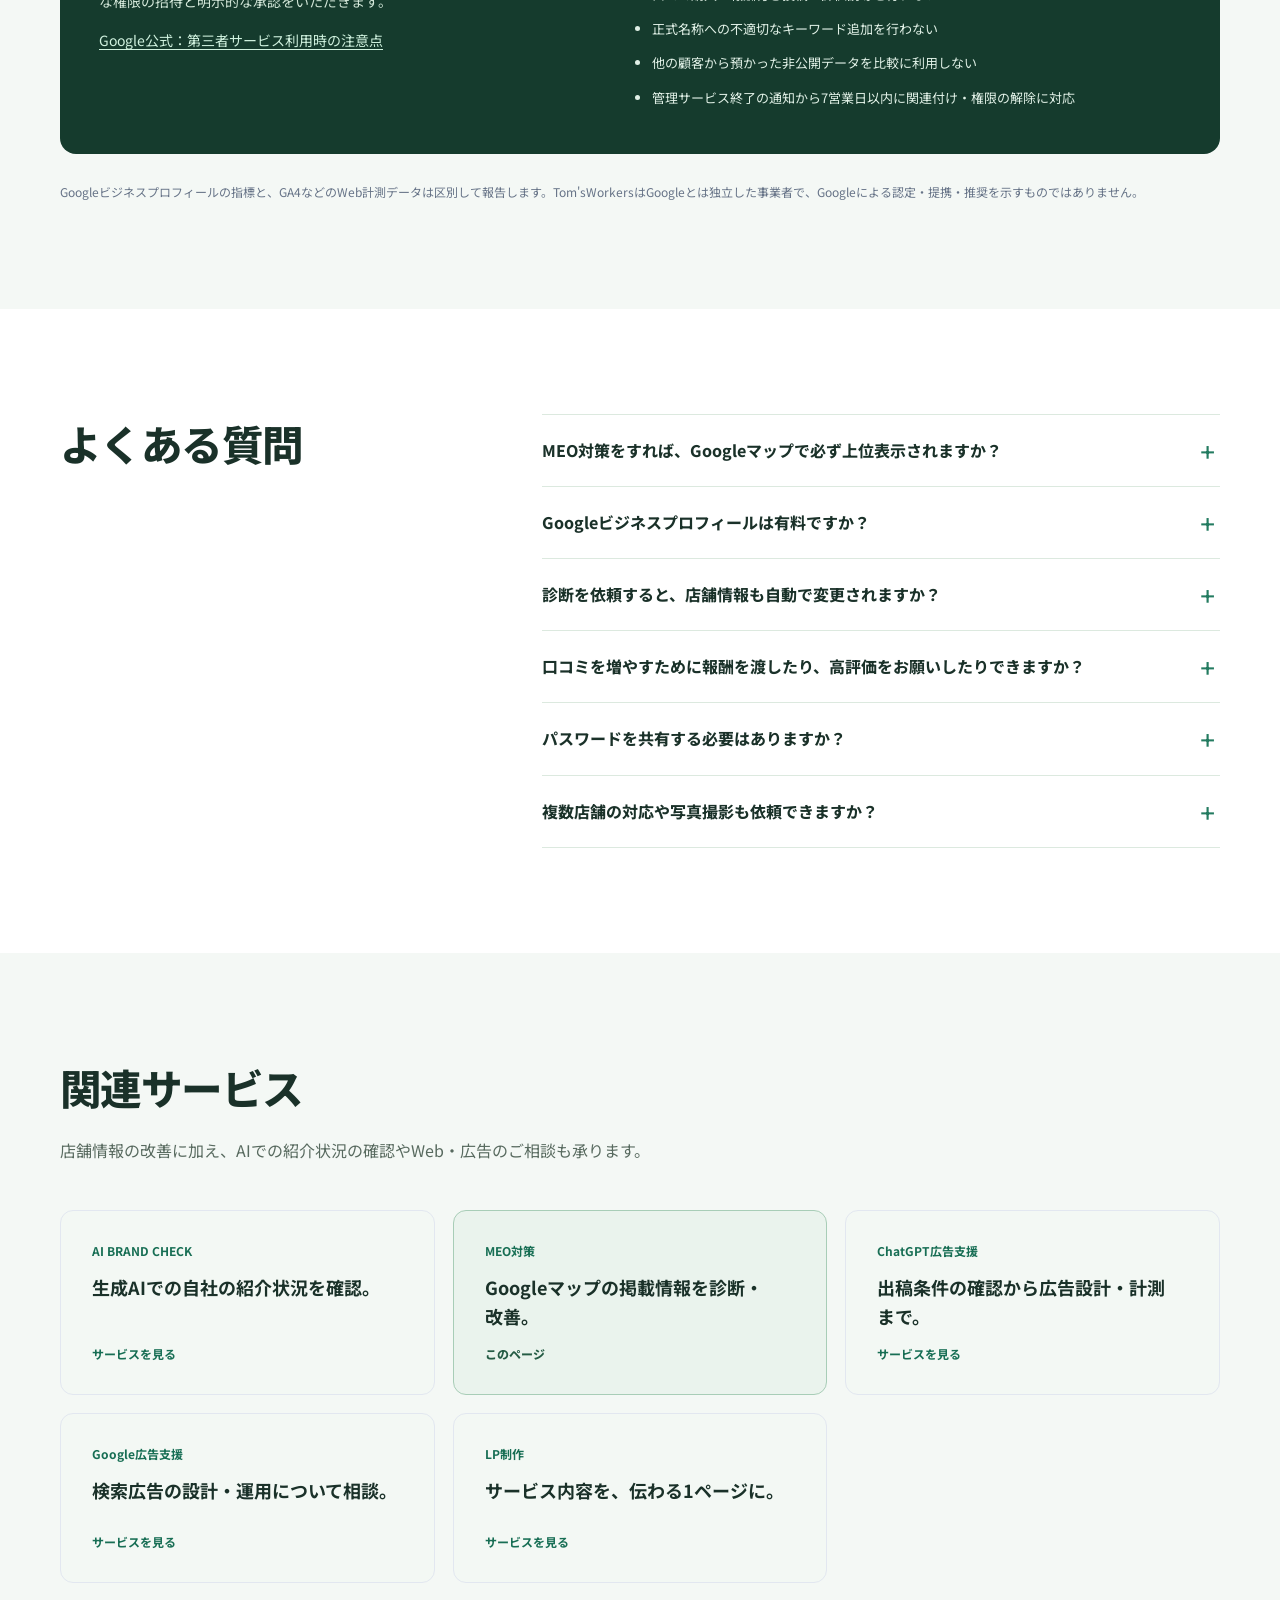
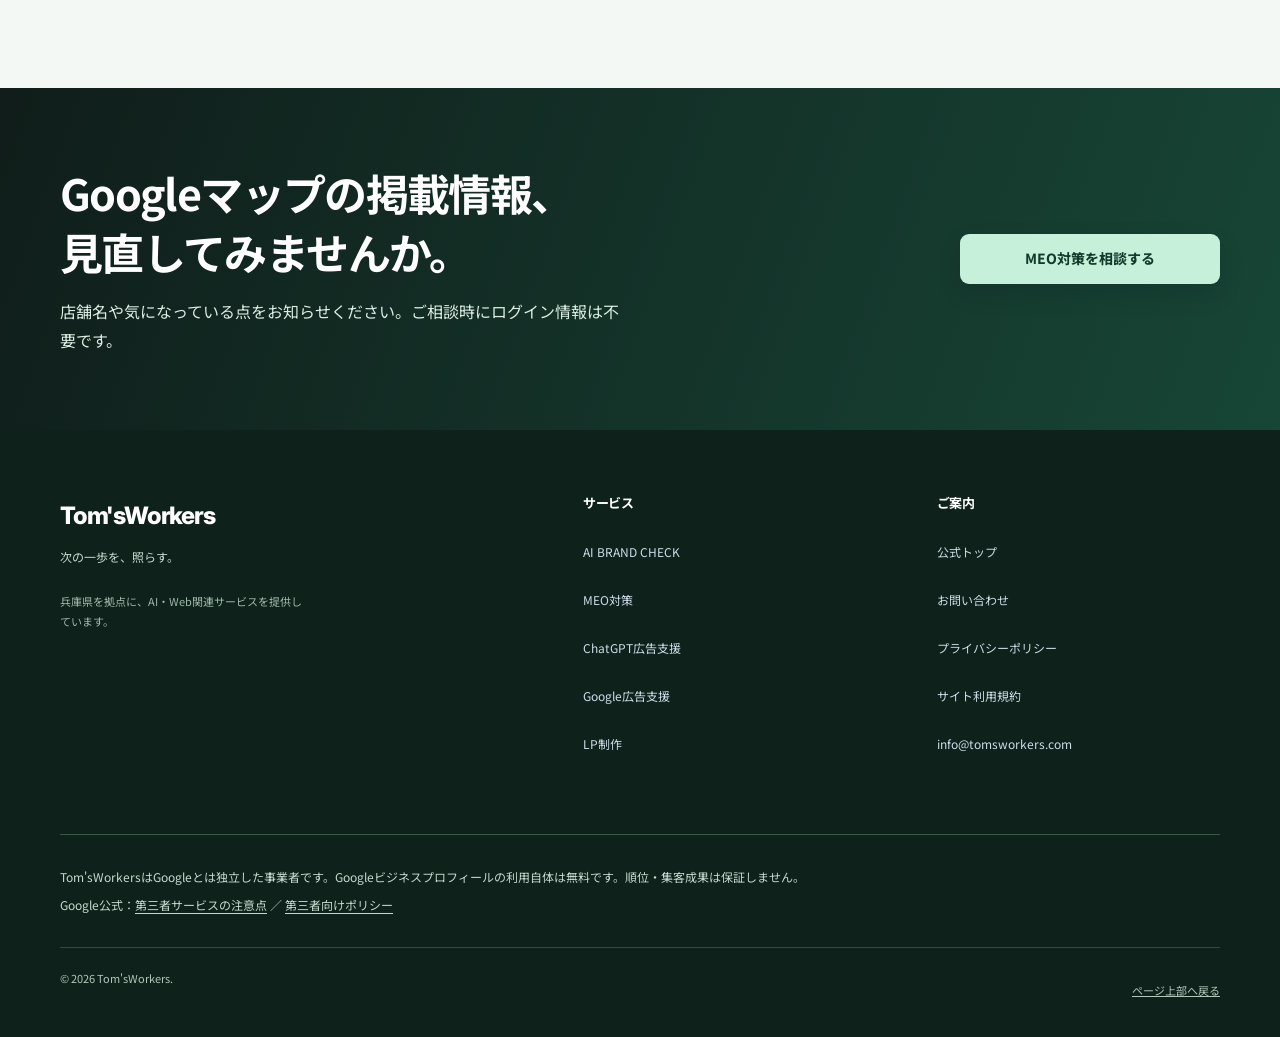
<file: meo/index.html>
<!DOCTYPE html>

<html lang="ja">
<head>
<meta charset="utf-8"/>
<meta content="width=device-width, initial-scale=1" name="viewport"/>
<title>MEO対策・Googleビジネスプロフィール改善支援と料金｜Tom'sWorkers</title>
<meta content="MEO対策の現状診断からGoogleビジネスプロフィールの情報修正まで。簡易診断9,800円、初期改善39,800円、月次19,800円（税抜）。対象範囲・納品物・注意点を明確にご案内します。" name="description"/>
<meta content="index,follow,max-image-preview:large" name="robots"/>
<link href="https://tomsworkers.com/meo/" rel="canonical"/>
<meta content="#10231b" name="theme-color"/>
<meta content="website" property="og:type"/><meta content="ja_JP" property="og:locale"/><meta content="Tom'sWorkers" property="og:site_name"/>
<meta content="MEO対策｜Googleマップで選ばれるための情報整備" property="og:title"/>
<meta content="Googleマップの店舗情報を点検し、改善点をご提案。競合比較、情報修正、月次サポートまで、プラン別に支援します。" property="og:description"/>
<meta content="https://tomsworkers.com/meo/" property="og:url"/>
<meta content="https://tomsworkers.com/assets/images/meo-og.png" property="og:image"/>
<meta content="1200" property="og:image:width"/><meta content="630" property="og:image:height"/>
<meta content="summary_large_image" name="twitter:card"/>
<link href="../favicon.svg" rel="icon" type="image/svg+xml"/>
<link href="https://fonts.googleapis.com" rel="preconnect"/><link crossorigin="" href="https://fonts.gstatic.com" rel="preconnect"/>
<link href="https://fonts.googleapis.com/css2?family=Inter:wght@400;500;600;700;800&amp;family=Noto+Sans+JP:wght@400;500;600;700;800&amp;display=swap" rel="stylesheet"/>
<link href="../assets/css/tw-meo-v3.css" rel="stylesheet"/>
<script async="" src="https://www.googletagmanager.com/gtag/js?id=G-THQMLL2YRE"></script>
<script>window.dataLayer=window.dataLayer||[];function gtag(){dataLayer.push(arguments)}gtag('js',new Date());gtag('config','G-THQMLL2YRE');</script>
<script type="application/ld+json">{
 "@context": "https://schema.org",
 "@graph": [
  {
   "@type": "Organization",
   "@id": "https://tomsworkers.com/#organization",
   "name": "Tom'sWorkers",
   "url": "https://tomsworkers.com/",
   "logo": "https://tomsworkers.com/assets/brand/tomsworkers-symbol.svg"
  },
  {
   "@type": "Service",
   "@id": "https://tomsworkers.com/meo/#service",
   "name": "MEO対策・Googleビジネスプロフィール改善支援",
   "serviceType": "MEO診断・情報改善支援",
   "url": "https://tomsworkers.com/meo/",
   "description": "Googleビジネスプロフィールの情報を点検し、競合比較・改善提案・契約範囲内の情報修正を行うサービス。",
   "provider": {
    "@id": "https://tomsworkers.com/#organization"
   },
   "areaServed": {
    "@type": "Country",
    "name": "日本"
   },
   "hasOfferCatalog": {
    "@type": "OfferCatalog",
    "name": "MEO支援プラン",
    "itemListElement": [
     {
      "@type": "Offer",
      "name": "MEO簡易診断",
      "price": "9800",
      "priceCurrency": "JPY",
      "description": "税抜・1店舗・基本20項目の診断、競合2店舗比較、診断レポート。編集作業なし。"
     },
     {
      "@type": "Offer",
      "name": "初期改善サポート",
      "price": "39800",
      "priceCurrency": "JPY",
      "description": "税抜・1店舗・簡易診断と情報修正最大5項目、改善報告1回。"
     },
     {
      "@type": "Offer",
      "name": "月次改善サポート",
      "price": "19800",
      "priceCurrency": "JPY",
      "description": "税抜・月額・1店舗・月1回点検、情報修正最大3項目、月次報告。"
     }
    ]
   }
  },
  {
   "@type": "BreadcrumbList",
   "itemListElement": [
    {
     "@type": "ListItem",
     "position": 1,
     "name": "ホーム",
     "item": "https://tomsworkers.com/"
    },
    {
     "@type": "ListItem",
     "position": 2,
     "name": "MEO対策",
     "item": "https://tomsworkers.com/meo/"
    }
   ]
  }
 ]
}</script>
</head>
<body class="meo-v3" data-service="meo">
<a class="skip" href="#main">本文へ移動</a>
<header class="site-header"><div class="container header-inner">
<a aria-label="Tom'sWorkers 公式トップ" class="brand" href="/"><img alt="" height="36" src="../assets/brand/tomsworkers-symbol.svg" width="36"/><span>Tom'sWorkers</span></a>
<nav aria-label="ページ内ナビゲーション" class="desktop-nav"><a href="#value">支援方針</a><a href="#scope">診断内容</a><a href="#plans">料金</a><a href="#flow">進め方</a><a href="#faq">よくある質問</a></nav>
<a class="header-cta" data-placement="header" data-track="1" href="/contact/">相談する</a>
<details class="mobile-menu"><summary>メニュー <span aria-hidden="true">☰</span></summary><nav aria-label="スマートフォンのナビゲーション"><a href="#value">支援方針</a><a href="#scope">診断内容</a><a href="#plans">料金</a><a href="#flow">進め方</a><a href="#faq">よくある質問</a><a data-placement="mobile-nav" data-track="1" href="/contact/">相談する</a></nav></details>
</div></header>
<main id="main">
<section class="hero"><div class="container hero-grid"><div>
<p class="eyebrow light">MEO対策</p>
<h1><span class="phrase-keep">Googleマップの</span>情報、<br class="desktop-break"/><em><span class="phrase-keep">正しく</span><wbr/><span class="phrase-keep">伝わっていますか？</span></em></h1>
<p class="hero-description">Googleマップに掲載されている営業時間・<span class="phrase-keep">サービス内容</span>・写真などを点検し、<span class="phrase-keep">改善点を整理します。</span>情報の修正も、<span class="phrase-keep">プランに応じて</span>対応します。</p>
<div class="hero-actions"><a class="btn btn-primary" data-placement="hero" data-track="1" href="/contact/">MEO対策を相談する</a><a class="btn btn-ghost" href="#plans">料金・支援範囲を見る</a></div>
<p class="hero-note">Googleビジネスプロフィール自体は無料です。Tom'sWorkersの料金は診断・改善支援に対する費用です。検索順位・来店数は保証しません。</p>
</div><div><div aria-label="地域情報の整理を表した説明用の図。Googleマップの実際の画面ではありません。" class="map-panel" role="img"><div class="map-head"><span>地域での見つかり方を整理</span><small>説明用イメージ</small></div><div class="map-canvas"><span class="map-pin"></span><span class="map-dot a"></span><span class="map-dot b"></span><span class="map-dot c"></span></div><div class="map-foot"><strong>店舗情報の確認項目</strong><p>基本情報の正確さ／競合との違い／公式サイトへの導線</p></div></div><p class="map-caption">※架空の模式図です。検索結果・実際の店舗・順位を示していません。</p></div>
</div></section>
<section class="section" id="value"><div class="container"><div class="intro"><h2>MEO対策で見直すこと</h2></div><div class="three-grid">
<article class="feature"><span class="feature-index">01</span><h3>基本情報の確認</h3><p>営業時間・住所・サービス内容に誤りがないか確認します。</p></article>
<article class="feature"><span class="feature-index">02</span><h3>写真・説明内容の確認</h3><p>写真や説明文が、店舗の特徴を伝えているか確認します。</p></article>
<article class="feature"><span class="feature-index">03</span><h3>口コミ対応とWeb連携</h3><p>口コミへの対応方針と、公式サイトへの導線を確認します。</p></article>
</div></div></section>
<section class="section section-alt" id="scope"><div class="container"><div class="intro"><h2>診断する6つの項目</h2></div><div class="three-grid scope-grid">
<article class="scope"><h3>基本情報</h3><p>名称・住所・営業時間・電話番号などの正確さを確認します。</p></article><article class="scope"><h3>カテゴリ</h3><p>実際の事業内容に合ったカテゴリかを確認します。</p></article><article class="scope"><h3>写真・見せ方</h3><p>写真や説明文に不足がないか確認します。</p></article><article class="scope"><h3>口コミ対応</h3><p>Googleのルールに沿った対応方法を確認します。</p></article><article class="scope"><h3>競合比較</h3><p>近隣の競合店舗と公開情報を比較します。</p></article><article class="scope"><h3>Web連携</h3><p>公式サイトとGoogleマップの掲載情報が一致しているか確認します。</p></article>
</div><p class="small-note">Googleビジネスプロフィールの利用条件に合う実店舗・訪問型サービス等が対象です。オンライン専業など、対象外の事業では無理な登録を勧めません。</p></div></section>
<section class="section" id="plans"><div class="container"><div class="intro"><h2>料金プラン</h2><p>1店舗を対象に、診断・初期改善・月次サポートの3つのプランをご用意しています。</p></div>
<div class="pricing-grid">
<article class="price-card"><p class="plan-name">MEO簡易診断</p><p class="plan-purpose">まず課題を把握したい方に</p><p class="price"><strong>9,800</strong><span>円／回</span></p><p class="plan-meta">1店舗・単発</p><ul><li>基本20項目の現状診断</li><li>競合2店舗の公開情報を比較</li><li>診断レポート1件</li><li>情報の修正実作業は含まない</li></ul><a aria-label="MEO簡易診断について相談する" class="btn btn-card" data-placement="pricing-diagnosis" data-track="1" href="/contact/">このプランを相談する</a></article>
<article class="price-card featured"><p class="featured-label">改善まで相談したい方に</p><p class="plan-name">初期改善サポート</p><p class="plan-purpose">課題を整理して情報修正まで</p><p class="price"><strong>39,800</strong><span>円／回</span></p><p class="plan-meta">1店舗・単発</p><ul><li>簡易診断を含む</li><li>改善項目の優先順位を整理</li><li>プロフィール情報修正は最大5項目</li><li>改善報告1回</li></ul><a aria-label="初期改善サポートについて相談する" class="btn btn-card" data-placement="pricing-initial" data-track="1" href="/contact/">このプランを相談する</a></article>
<article class="price-card"><p class="plan-name">月次改善サポート</p><p class="plan-purpose">定期的に見直したい方に</p><p class="price"><strong>19,800</strong><span>円／月</span></p><p class="plan-meta">1店舗・月額</p><ul><li>月1回の点検・競合確認</li><li>プロフィール情報修正は最大3項目／月</li><li>月次改善報告1件</li><li>追加作業は別途お見積り</li></ul><a aria-label="月次改善サポートについて相談する" class="btn btn-card" data-placement="pricing-monthly" data-track="1" href="/contact/">このプランを相談する</a></article>
</div>
<p class="table-scroll-hint" id="meo-table-hint">比較表は左右にスクロールして確認できます。</p>
<div aria-describedby="meo-table-hint" aria-label="MEOプランの作業範囲比較表" class="scope-table-wrap" role="region" tabindex="0"><table class="scope-table"><caption class="sr-only">MEO対策3プランの料金と作業範囲</caption><thead><tr><th scope="col">比較項目</th><th scope="col">簡易診断</th><th scope="col">初期改善</th><th scope="col">月次改善</th></tr></thead><tbody><tr><th scope="row">料金（税抜）</th><td>9,800円／回</td><td>39,800円／回</td><td>19,800円／月</td></tr><tr><th scope="row">対象店舗</th><td>1店舗</td><td>1店舗</td><td>1店舗</td></tr><tr><th scope="row">診断・点検</th><td>20項目・競合2店舗</td><td>簡易診断を含む</td><td>月1回・競合確認</td></tr><tr><th scope="row">情報修正</th><td>なし</td><td>最大5項目</td><td>最大3項目／月</td></tr><tr><th scope="row">納品物</th><td>診断レポート1件</td><td>改善報告1回</td><td>月次報告1件</td></tr></tbody></table></div>
<div class="pricing-notes"><strong>料金・実施条件</strong><p>すべて税抜価格です。Googleビジネスプロフィールの利用料ではありません。情報修正には管理権限の招待と事前承認が必要です。撮影・追加店舗・広告出稿・標準範囲外の制作等は別途見積りです。</p><p>契約期間・支払条件・解約条件はお申し込み前に確認します。Google検索での順位、来店数、売上の増加を保証するものではありません。</p></div>
</div></section>
<section class="section section-alt" id="example"><div class="container"><div class="intro"><h2>改善提案の例</h2></div><div class="sample"><div class="sample-heading"><div><p class="eyebrow">架空の改善例</p><h3>店舗情報の改善例</h3></div><span class="sample-mark">架空の説明用サンプル</span></div><div class="sample-grid"><div class="sample-card bad"><h3>確認した課題（例）</h3><ul><li>営業時間が公式サイトと一致していない</li><li>サービス内容がプロフィールに不足</li><li>来店前に必要な写真が少ない</li></ul></div><div class="sample-card good"><h3>改善候補（例）</h3><ul><li>公式情報と照合し、営業時間を修正</li><li>実際に提供するサービスを整理</li><li>撮影・掲載が必要な写真を提案</li></ul></div></div><p class="disclaimer">※実在の店舗・顧客・検索結果・改善実績ではありません。編集を伴う場合はプラン範囲とお客様の承認を確認します。</p></div></div></section>
<section class="section" id="flow"><div class="container"><div class="intro"><h2>ご利用の流れ</h2></div><ol class="process"><li><b>店舗情報を伺う</b><span>店舗・対象地域・課題・希望するプランを確認。</span></li><li><b>掲載情報を確認</b><span>基本情報、競合、写真、口コミ、Web連携を確認。</span></li><li><b>結果と改善案をご案内</b><span>レポートと改善候補を提示。実作業の範囲を確認。</span></li><li><b>承認後に情報を修正</b><span>初期・月次プランは承認済みの情報修正と報告を実施。</span></li></ol></div></section>
<section class="section section-alt" id="policy"><div class="container"><div class="intro"><h2>管理権限と運用方針</h2></div><div class="policy-box"><div><h3>情報の変更には<span class="phrase-keep">事前承認が必要です</span></h3><p>パスワードの共有は求めません。診断は公開情報を中心に行い、編集時は必要な権限の招待と明示的な承認をいただきます。</p><p class="policy-links"><a href="https://support.google.com/business/answer/7163406" rel="noopener noreferrer" target="_blank">Google公式：第三者サービス利用時の注意点</a></p></div><ul><li>オーナー権限はお客様が保持</li><li>修正内容・費用は事前に明示して合意</li><li>口コミ購入・報酬付き投稿・評価誘導を行わない</li><li>正式名称への不適切なキーワード追加を行わない</li><li>他の顧客から預かった非公開データを比較に利用しない</li><li>管理サービス終了の通知から7営業日以内に関連付け・権限の解除に対応</li></ul></div><p class="small-note">Googleビジネスプロフィールの指標と、GA4などのWeb計測データは区別して報告します。Tom'sWorkersはGoogleとは独立した事業者で、Googleによる認定・提携・推奨を示すものではありません。</p></div></section>
<section class="section" id="faq"><div class="container faq-layout"><div class="intro"><h2>よくある質問</h2></div><div class="faq-list"><details><summary>MEO対策をすれば、Googleマップで必ず上位表示されますか？</summary><p>いいえ。表示順位は関連性・距離・知名度など複数の要因で決まります。順位や来店数の保証はせず、事業情報を正確で比較しやすい状態に整えます。</p></details>
<details><summary>Googleビジネスプロフィールは有料ですか？</summary><p>Googleビジネスプロフィールの利用自体は無料です。Tom'sWorkersの料金は、診断・情報整理・改善提案・合意した範囲の情報修正に対する支援費用です。</p></details>
<details><summary>診断を依頼すると、店舗情報も自動で変更されますか？</summary><p>いいえ。MEO簡易診断には編集作業を含みません。初期・月次プランでの情報修正も、内容と権限について事前の明示的な承認をいただいてから実施します。</p></details>
<details><summary>口コミを増やすために報酬を渡したり、高評価をお願いしたりできますか？</summary><p>できません。口コミの購入、報酬付き投稿、評価内容の誘導、好意的な人だけを選ぶ依頼は行いません。実際のお客様に公平に依頼する方法と、適切な返信方針を案内します。</p></details>
<details><summary>パスワードを共有する必要はありますか？</summary><p>パスワードの共有は求めません。診断は公開情報を中心に行い、編集が必要な場合はお客様がオーナー権限を保持したまま、必要な管理権限を招待いただきます。</p></details>
<details><summary>複数店舗の対応や写真撮影も依頼できますか？</summary><p>各プランの標準対象は1店舗です。追加店舗、写真撮影、広告運用、標準範囲を超える作業は別途お見積りします。契約期間やお支払い条件も着手前に確認します。</p></details></div></div></section>
<section class="section section-alt" id="related"><div class="container"><div class="intro"><h2>関連サービス</h2><p>店舗情報の改善に加え、AIでの紹介状況の確認やWeb・広告のご相談も承ります。</p></div><div class="related-grid">
<a class="cross-link" data-placement="related" data-track="crosslink" href="/abc/"><span>AI BRAND CHECK</span><strong>生成AIでの自社の紹介状況を確認。</strong><span>サービスを見る</span></a>
<div class="cross-link current-service" aria-label="MEO対策：このページを閲覧中"><span>MEO対策</span><strong>Googleマップの掲載情報を診断・改善。</strong><span class="current-tag">このページ</span></div>
<a class="cross-link" data-placement="related" data-track="crosslink" href="/chatgpt-ads/"><span>ChatGPT広告支援</span><strong>出稿条件の確認から広告設計・計測まで。</strong><span>サービスを見る</span></a>
<a class="cross-link" data-placement="related" data-track="crosslink" href="/google-ads/"><span>Google広告支援</span><strong>検索広告の設計・運用について相談。</strong><span>サービスを見る</span></a>
<a class="cross-link" data-placement="related" data-track="crosslink" href="/lp/"><span>LP制作</span><strong>サービス内容を、伝わる1ページに。</strong><span>サービスを見る</span></a>
</div></div></section>
<section class="final-cta"><div class="container cta-inner"><div><h2><span class="phrase-keep">Googleマップの</span><span class="phrase-keep">掲載情報、</span><br class="desktop-break"/><span class="phrase-keep">見直してみませんか。</span></h2><p>店舗名や気になっている点をお知らせください。ご相談時にログイン情報は不要です。</p></div><div class="final-actions"><a class="btn btn-primary" data-placement="footer" data-track="1" href="/contact/">MEO対策を相談する</a></div></div></section>
</main>
<footer class="footer"><div class="container footer-main"><div><a class="footer-brand" href="/">Tom'sWorkers</a><p>次の一歩を、照らす。</p><p class="footer-note">兵庫県を拠点に、AI・Web関連サービスを提供しています。</p></div><div><h2>サービス</h2><a href="/abc/">AI BRAND CHECK</a><a href="/meo/">MEO対策</a><a href="/chatgpt-ads/">ChatGPT広告支援</a><a href="/google-ads/">Google広告支援</a><a href="/lp/">LP制作</a></div><div><h2>ご案内</h2><a href="/">公式トップ</a><a href="/contact/">お問い合わせ</a><a href="/privacy/">プライバシーポリシー</a><a href="/terms/">サイト利用規約</a><a href="mailto:info@tomsworkers.com">info@tomsworkers.com</a></div></div><div class="container footer-policy"><p>Tom'sWorkersはGoogleとは独立した事業者です。Googleビジネスプロフィールの利用自体は無料です。順位・集客成果は保証しません。</p><p>Google公式：<a href="https://support.google.com/business/answer/7163406" rel="noopener noreferrer" target="_blank">第三者サービスの注意点</a> ／ <a href="https://support.google.com/business/answer/7353941" rel="noopener noreferrer" target="_blank">第三者向けポリシー</a></p></div><div class="container copyright">© 2026 Tom'sWorkers. <a href="#main">ページ上部へ戻る</a></div></footer>
<script defer="" src="../assets/js/tw-meo-v3.js"></script>
</body></html>
</file>
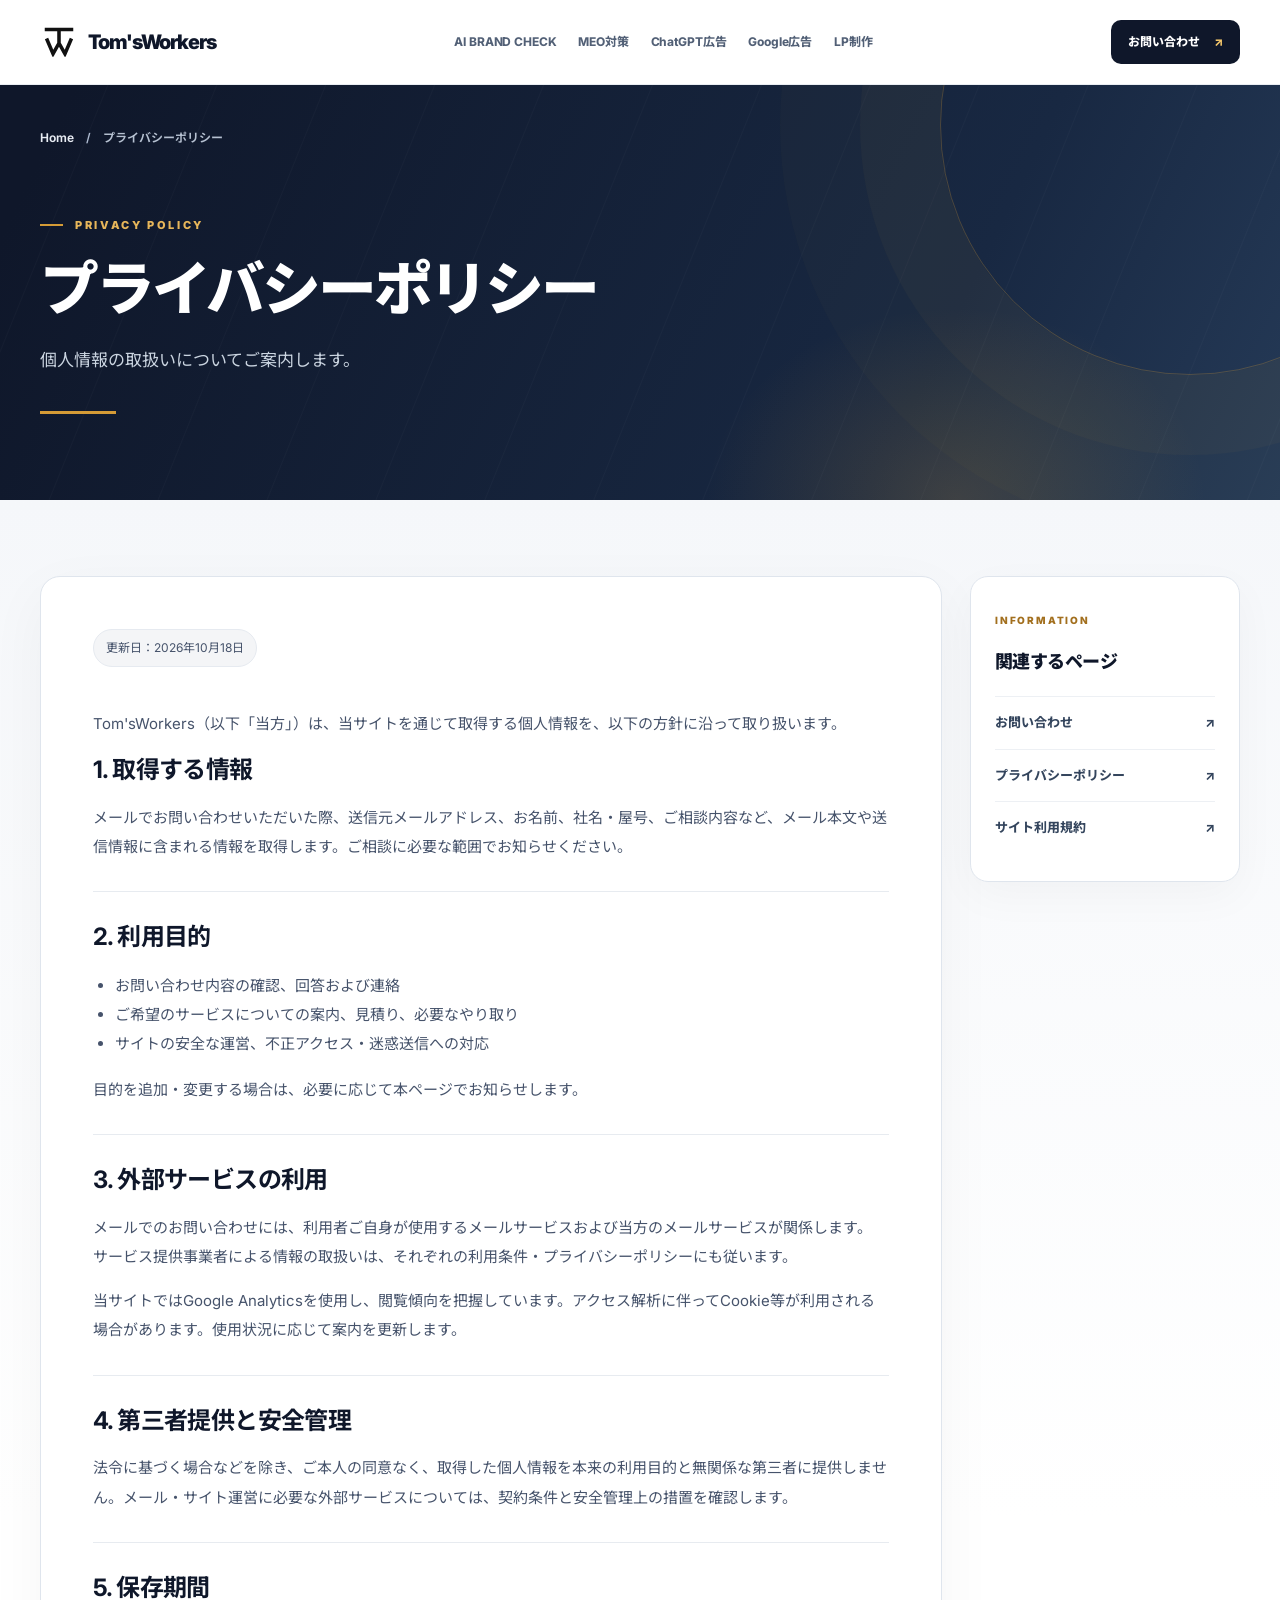
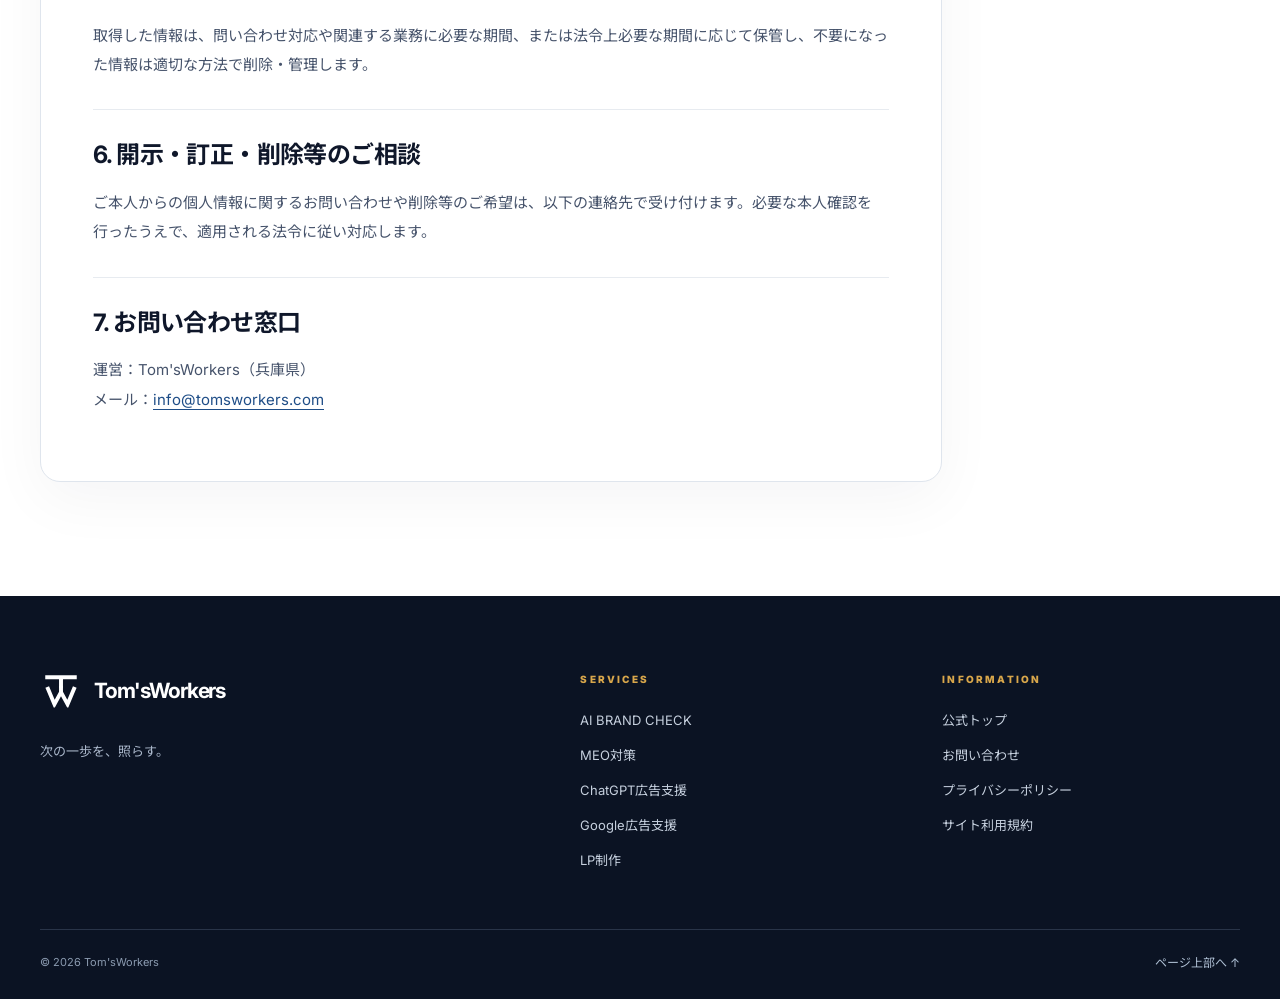
<file: privacy/index.html>
<!doctype html>
<html lang="ja"><head>
<meta charset="utf-8"><meta name="viewport" content="width=device-width,initial-scale=1"><meta name="theme-color" content="#0F172A">
<title>プライバシーポリシー｜Tom&#x27;sWorkers</title><meta name="description" content="Tom&#x27;sWorkersにおける個人情報の取得、利用目的、お問い合わせ窓口についてご案内します。"><link rel="canonical" href="https://tomsworkers.com/privacy/">
<meta property="og:type" content="website"><meta property="og:locale" content="ja_JP"><meta property="og:site_name" content="Tom'sWorkers"><meta property="og:title" content="プライバシーポリシー｜Tom&#x27;sWorkers"><meta property="og:description" content="Tom&#x27;sWorkersにおける個人情報の取得、利用目的、お問い合わせ窓口についてご案内します。"><meta property="og:url" content="https://tomsworkers.com/privacy/"><meta property="og:image" content="https://tomsworkers.com/assets/hero-road.webp">
<link rel="icon" type="image/svg+xml" href="../favicon.svg">
<link rel="preconnect" href="https://fonts.googleapis.com"><link rel="preconnect" href="https://fonts.gstatic.com" crossorigin>
<link href="https://fonts.googleapis.com/css2?family=Inter:wght@400;500;600;700;800;900&family=Noto+Sans+JP:wght@400;500;600;700;800;900&display=swap" rel="stylesheet">
<link rel="stylesheet" href="../style.css"><link rel="stylesheet" href="../assets/site-extensions.css"><link rel="stylesheet" href="../assets/css/tw-common-v2.css">
<script async src="https://www.googletagmanager.com/gtag/js?id=G-THQMLL2YRE"></script>
<script>window.dataLayer=window.dataLayer||[];function gtag(){dataLayer.push(arguments)}gtag('js',new Date());gtag('config','G-THQMLL2YRE');</script>
</head><body class="tw-common-redesign tw-page-privacy"><a href="#main" class="skip-link">本文へ移動</a>
<header class="site-header tw-shared-header" id="top">
  <div class="shell header-inner tw-header-row">
    <a class="brand tw-shared-brand" href="../" aria-label="Tom'sWorkers 公式トップへ">
      <img src="../assets/brand/tomsworkers-symbol.svg" alt="" width="38" height="38" onerror="this.hidden=true" class="tw-logo-symbol">
      <span>Tom'sWorkers</span>
    </a>
    <nav class="tw-desktop-nav" aria-label="主要サービス"><a href="../abc/">AI BRAND CHECK</a><a href="../meo/">MEO対策</a><a href="../chatgpt-ads/">ChatGPT広告</a><a href="../google-ads/">Google広告</a><a href="../lp/">LP制作</a></nav>
    <div class="tw-header-actions">
      <a class="tw-header-cta" href="../contact/">お問い合わせ <span aria-hidden="true">↗</span></a>
      <details class="tw-mobile-menu"><summary aria-label="メニューを開く">MENU <span aria-hidden="true">☰</span></summary>
        <nav aria-label="モバイルメニュー"><a href="../">公式トップ</a><a href="../abc/">AI BRAND CHECK</a><a href="../meo/">MEO対策</a><a href="../chatgpt-ads/">ChatGPT広告支援</a><a href="../google-ads/">Google広告支援</a><a href="../lp/">LP制作</a><a href="../contact/">お問い合わせ</a></nav>
      </details>
    </div>
  </div>
</header>
<section class="tw-common-hero" aria-labelledby="page-title"><div class="tw-hero-glow" aria-hidden="true"></div><div class="shell tw-hero-inner">
      <nav class="tw-breadcrumb" aria-label="パンくずリスト"><a href="../">Home</a><span aria-hidden="true">/</span><span aria-current="page">プライバシーポリシー</span></nav>
      <p class="tw-hero-eyebrow"><span aria-hidden="true"></span>PRIVACY POLICY</p>
      <h1 id="page-title">プライバシーポリシー</h1><p class="tw-hero-description">個人情報の取扱いについてご案内します。</p>
      <span class="tw-hero-rule" aria-hidden="true"></span>
    </div></section>
<main id="main" tabindex="-1" class="tw-common-main"><div class="shell tw-common-content tw-policy-layout"><div class="tw-policy-main"><article class="subpage-card policy-card">
<p class="policy-date">更新日：2026年10月18日</p>
<p>Tom'sWorkers（以下「当方」）は、当サイトを通じて取得する個人情報を、以下の方針に沿って取り扱います。</p>
<section><h2>1. 取得する情報</h2><p>メールでお問い合わせいただいた際、送信元メールアドレス、お名前、社名・屋号、ご相談内容など、メール本文や送信情報に含まれる情報を取得します。ご相談に必要な範囲でお知らせください。</p></section>
<section><h2>2. 利用目的</h2><ul><li>お問い合わせ内容の確認、回答および連絡</li><li>ご希望のサービスについての案内、見積り、必要なやり取り</li><li>サイトの安全な運営、不正アクセス・迷惑送信への対応</li></ul><p>目的を追加・変更する場合は、必要に応じて本ページでお知らせします。</p></section>
<section><h2>3. 外部サービスの利用</h2><p>メールでのお問い合わせには、利用者ご自身が使用するメールサービスおよび当方のメールサービスが関係します。サービス提供事業者による情報の取扱いは、それぞれの利用条件・プライバシーポリシーにも従います。</p><p>当サイトではGoogle Analyticsを使用し、閲覧傾向を把握しています。アクセス解析に伴ってCookie等が利用される場合があります。使用状況に応じて案内を更新します。</p></section>
<section><h2>4. 第三者提供と安全管理</h2><p>法令に基づく場合などを除き、ご本人の同意なく、取得した個人情報を本来の利用目的と無関係な第三者に提供しません。メール・サイト運営に必要な外部サービスについては、契約条件と安全管理上の措置を確認します。</p></section>
<section><h2>5. 保存期間</h2><p>取得した情報は、問い合わせ対応や関連する業務に必要な期間、または法令上必要な期間に応じて保管し、不要になった情報は適切な方法で削除・管理します。</p></section>
<section><h2>6. 開示・訂正・削除等のご相談</h2><p>ご本人からの個人情報に関するお問い合わせや削除等のご希望は、以下の連絡先で受け付けます。必要な本人確認を行ったうえで、適用される法令に従い対応します。</p></section>
<section><h2>7. お問い合わせ窓口</h2><p>運営：Tom'sWorkers（兵庫県）<br/>メール：<a href="mailto:info@tomsworkers.com">info@tomsworkers.com</a></p></section>
</article></div><aside class="tw-policy-aside" aria-label="関連ページ"><span class="tw-aside-label">INFORMATION</span><p>関連するページ</p><nav aria-label="関連ページ"><a href="../contact/">お問い合わせ <span aria-hidden="true">↗</span></a><a href="../privacy/">プライバシーポリシー <span aria-hidden="true">↗</span></a><a href="../terms/">サイト利用規約 <span aria-hidden="true">↗</span></a></nav></aside></div></main>
<footer class="site-footer tw-shared-footer">
 <div class="shell tw-footer-layout">
   <div class="tw-footer-about">
      <a class="tw-footer-brand" href="../" aria-label="Tom'sWorkers 公式トップへ"><img src="../assets/brand/tomsworkers-symbol.svg" width="42" height="42" alt="" onerror="this.hidden=true"><strong>Tom'sWorkers</strong></a>
      <p>次の一歩を、照らす。</p>
   </div>
   <nav class="tw-footer-nav" aria-label="サービス一覧"><span>SERVICES</span><a href="../abc/">AI BRAND CHECK</a><a href="../meo/">MEO対策</a><a href="../chatgpt-ads/">ChatGPT広告支援</a><a href="../google-ads/">Google広告支援</a><a href="../lp/">LP制作</a></nav>
   <nav class="tw-footer-nav" aria-label="サイト案内"><span>INFORMATION</span><a href="../">公式トップ</a><a href="../contact/">お問い合わせ</a><a href="../privacy/">プライバシーポリシー</a><a href="../terms/">サイト利用規約</a></nav>
 </div>
 <div class="shell tw-footer-bottom"><small>© 2026 Tom'sWorkers</small><a href="#top">ページ上部へ ↑</a></div>
</footer>
<script src="../assets/js/tw-common-v2.js" defer></script>
</body></html>
</file>
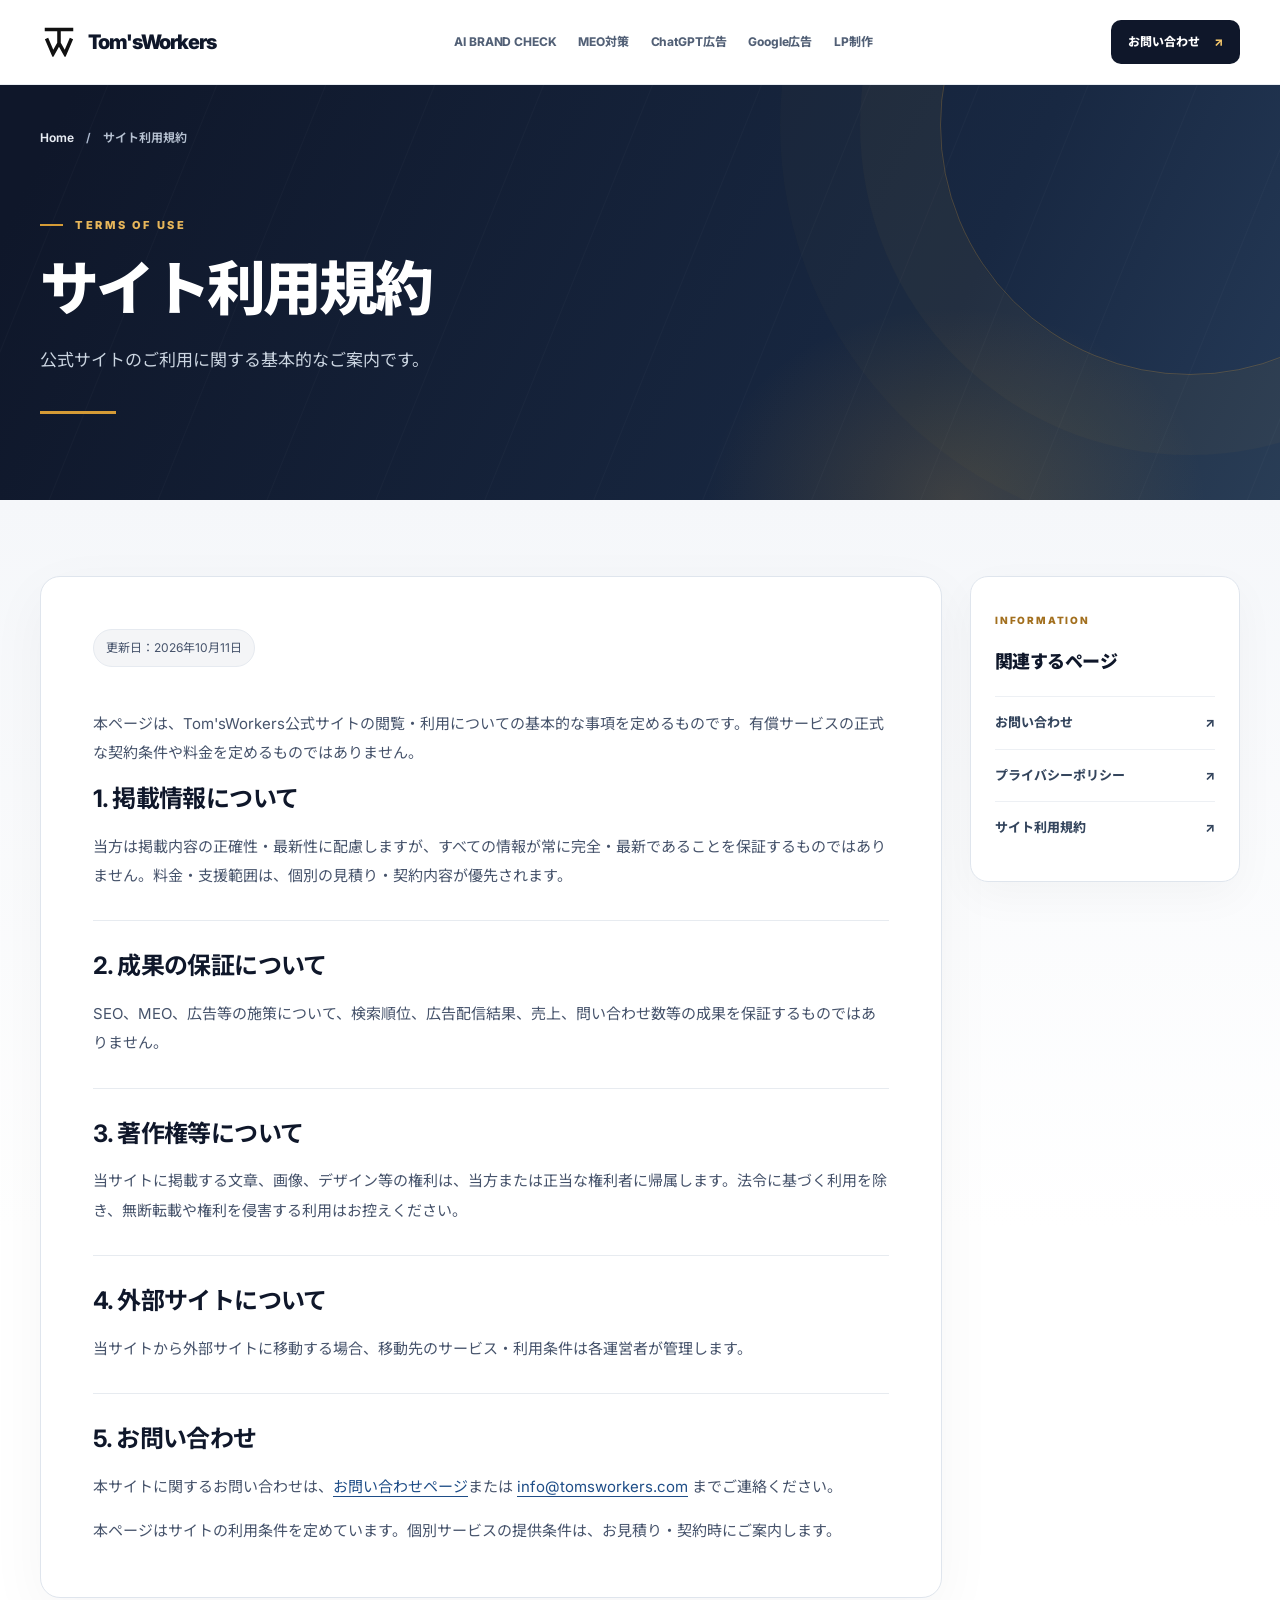
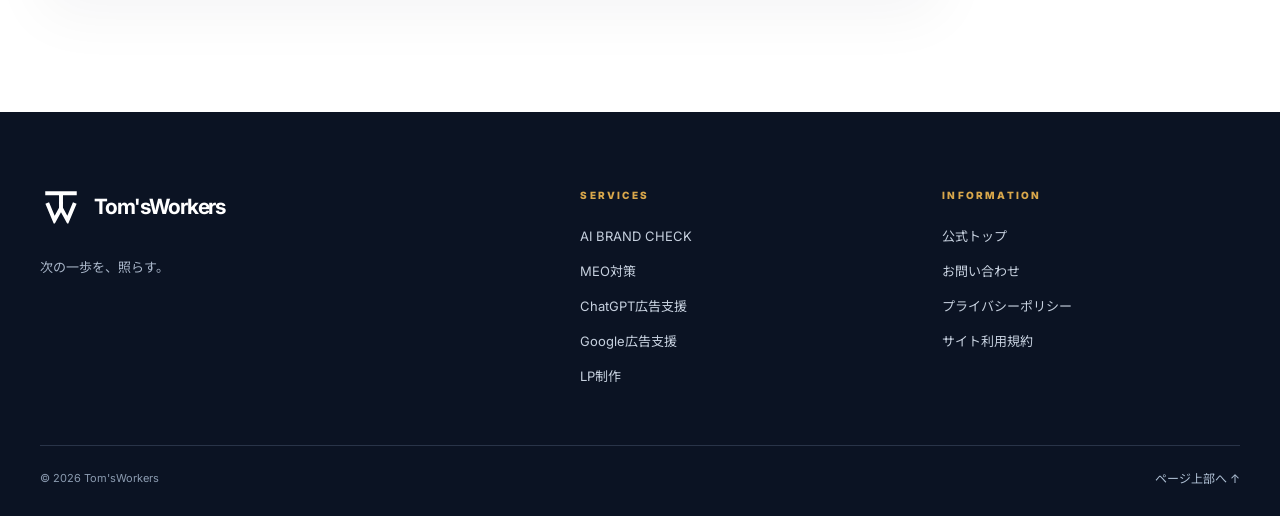
<file: terms/index.html>
<!doctype html>
<html lang="ja"><head>
<meta charset="utf-8"><meta name="viewport" content="width=device-width,initial-scale=1"><meta name="theme-color" content="#0F172A">
<title>サイト利用規約｜Tom&#x27;sWorkers</title><meta name="description" content="Tom&#x27;sWorkers公式サイトの掲載情報、知的財産、外部サイト、免責に関するご案内です。"><link rel="canonical" href="https://tomsworkers.com/terms/">
<meta property="og:type" content="website"><meta property="og:locale" content="ja_JP"><meta property="og:site_name" content="Tom'sWorkers"><meta property="og:title" content="サイト利用規約｜Tom&#x27;sWorkers"><meta property="og:description" content="Tom&#x27;sWorkers公式サイトの掲載情報、知的財産、外部サイト、免責に関するご案内です。"><meta property="og:url" content="https://tomsworkers.com/terms/"><meta property="og:image" content="https://tomsworkers.com/assets/hero-road.webp">
<link rel="icon" type="image/svg+xml" href="../favicon.svg">
<link rel="preconnect" href="https://fonts.googleapis.com"><link rel="preconnect" href="https://fonts.gstatic.com" crossorigin>
<link href="https://fonts.googleapis.com/css2?family=Inter:wght@400;500;600;700;800;900&family=Noto+Sans+JP:wght@400;500;600;700;800;900&display=swap" rel="stylesheet">
<link rel="stylesheet" href="../style.css"><link rel="stylesheet" href="../assets/site-extensions.css"><link rel="stylesheet" href="../assets/css/tw-common-v2.css">
<script async src="https://www.googletagmanager.com/gtag/js?id=G-THQMLL2YRE"></script>
<script>window.dataLayer=window.dataLayer||[];function gtag(){dataLayer.push(arguments)}gtag('js',new Date());gtag('config','G-THQMLL2YRE');</script>
</head><body class="tw-common-redesign tw-page-terms"><a href="#main" class="skip-link">本文へ移動</a>
<header class="site-header tw-shared-header" id="top">
  <div class="shell header-inner tw-header-row">
    <a class="brand tw-shared-brand" href="../" aria-label="Tom'sWorkers 公式トップへ">
      <img src="../assets/brand/tomsworkers-symbol.svg" alt="" width="38" height="38" onerror="this.hidden=true" class="tw-logo-symbol">
      <span>Tom'sWorkers</span>
    </a>
    <nav class="tw-desktop-nav" aria-label="主要サービス"><a href="../abc/">AI BRAND CHECK</a><a href="../meo/">MEO対策</a><a href="../chatgpt-ads/">ChatGPT広告</a><a href="../google-ads/">Google広告</a><a href="../lp/">LP制作</a></nav>
    <div class="tw-header-actions">
      <a class="tw-header-cta" href="../contact/">お問い合わせ <span aria-hidden="true">↗</span></a>
      <details class="tw-mobile-menu"><summary aria-label="メニューを開く">MENU <span aria-hidden="true">☰</span></summary>
        <nav aria-label="モバイルメニュー"><a href="../">公式トップ</a><a href="../abc/">AI BRAND CHECK</a><a href="../meo/">MEO対策</a><a href="../chatgpt-ads/">ChatGPT広告支援</a><a href="../google-ads/">Google広告支援</a><a href="../lp/">LP制作</a><a href="../contact/">お問い合わせ</a></nav>
      </details>
    </div>
  </div>
</header>
<section class="tw-common-hero" aria-labelledby="page-title"><div class="tw-hero-glow" aria-hidden="true"></div><div class="shell tw-hero-inner">
      <nav class="tw-breadcrumb" aria-label="パンくずリスト"><a href="../">Home</a><span aria-hidden="true">/</span><span aria-current="page">サイト利用規約</span></nav>
      <p class="tw-hero-eyebrow"><span aria-hidden="true"></span>TERMS OF USE</p>
      <h1 id="page-title">サイト利用規約</h1><p class="tw-hero-description">公式サイトのご利用に関する基本的なご案内です。</p>
      <span class="tw-hero-rule" aria-hidden="true"></span>
    </div></section>
<main id="main" tabindex="-1" class="tw-common-main"><div class="shell tw-common-content tw-policy-layout"><div class="tw-policy-main"><article class="subpage-card policy-card">
<p class="policy-date">更新日：2026年10月11日</p>
<p>本ページは、Tom'sWorkers公式サイトの閲覧・利用についての基本的な事項を定めるものです。有償サービスの正式な契約条件や料金を定めるものではありません。</p>
<section><h2>1. 掲載情報について</h2><p>当方は掲載内容の正確性・最新性に配慮しますが、すべての情報が常に完全・最新であることを保証するものではありません。料金・支援範囲は、個別の見積り・契約内容が優先されます。</p></section>
<section><h2>2. 成果の保証について</h2><p>SEO、MEO、広告等の施策について、検索順位、広告配信結果、売上、問い合わせ数等の成果を保証するものではありません。</p></section>
<section><h2>3. 著作権等について</h2><p>当サイトに掲載する文章、画像、デザイン等の権利は、当方または正当な権利者に帰属します。法令に基づく利用を除き、無断転載や権利を侵害する利用はお控えください。</p></section>
<section><h2>4. 外部サイトについて</h2><p>当サイトから外部サイトに移動する場合、移動先のサービス・利用条件は各運営者が管理します。</p></section>
<section><h2>5. お問い合わせ</h2><p>本サイトに関するお問い合わせは、<a href="../contact/">お問い合わせページ</a>または <a href="mailto:info@tomsworkers.com">info@tomsworkers.com</a> までご連絡ください。</p></section>
<p class="form-privacy-note">本ページはサイトの利用条件を定めています。個別サービスの提供条件は、お見積り・契約時にご案内します。</p>
</article></div><aside class="tw-policy-aside" aria-label="関連ページ"><span class="tw-aside-label">INFORMATION</span><p>関連するページ</p><nav aria-label="関連ページ"><a href="../contact/">お問い合わせ <span aria-hidden="true">↗</span></a><a href="../privacy/">プライバシーポリシー <span aria-hidden="true">↗</span></a><a href="../terms/">サイト利用規約 <span aria-hidden="true">↗</span></a></nav></aside></div></main>
<footer class="site-footer tw-shared-footer">
 <div class="shell tw-footer-layout">
   <div class="tw-footer-about">
      <a class="tw-footer-brand" href="../" aria-label="Tom'sWorkers 公式トップへ"><img src="../assets/brand/tomsworkers-symbol.svg" width="42" height="42" alt="" onerror="this.hidden=true"><strong>Tom'sWorkers</strong></a>
      <p>次の一歩を、照らす。</p>
   </div>
   <nav class="tw-footer-nav" aria-label="サービス一覧"><span>SERVICES</span><a href="../abc/">AI BRAND CHECK</a><a href="../meo/">MEO対策</a><a href="../chatgpt-ads/">ChatGPT広告支援</a><a href="../google-ads/">Google広告支援</a><a href="../lp/">LP制作</a></nav>
   <nav class="tw-footer-nav" aria-label="サイト案内"><span>INFORMATION</span><a href="../">公式トップ</a><a href="../contact/">お問い合わせ</a><a href="../privacy/">プライバシーポリシー</a><a href="../terms/">サイト利用規約</a></nav>
 </div>
 <div class="shell tw-footer-bottom"><small>© 2026 Tom'sWorkers</small><a href="#top">ページ上部へ ↑</a></div>
</footer>
<script src="../assets/js/tw-common-v2.js" defer></script>
</body></html>
</file>
<file: assets/css/tw-home-v3.css>
/* Tom'sWorkers Home v3: scoped styles, no shared asset overwrites */
:root{--tw-dark:#0c1423;--tw-dark2:#151f31;--tw-ink:#19263a;--tw-text:#4b5a70;--tw-line:#dfe5ed;--tw-gold:#e8bb75;--tw-focus:#f4c779}
*{box-sizing:border-box}
html{scroll-behavior:smooth;scroll-padding-top:86px}
body.tw-home-v3{margin:0;font-family:Inter,'Noto Sans JP',system-ui,-apple-system,sans-serif;color:var(--tw-ink);background:#fff;line-height:1.85;-webkit-font-smoothing:antialiased}
body.tw-home-v3 a{color:inherit}
body.tw-home-v3 a,body.tw-home-v3 button,body.tw-home-v3 summary{-webkit-tap-highlight-color:transparent}
body.tw-home-v3 :where(a,button,summary):focus-visible{outline:3px solid var(--tw-focus);outline-offset:4px}
body.tw-home-v3 h1,body.tw-home-v3 p{margin-top:0}
body.tw-home-v3 h1{letter-spacing:-.048em;line-height:1.35}
body.tw-home-v3 p{overflow-wrap:anywhere}
body.tw-home-v3 .shell{width:min(1200px,calc(100% - 64px));margin:0 auto}
body.tw-home-v3 .skip-link{position:fixed;top:-100px;left:14px;background:#fff;color:#17243b;padding:12px 18px;z-index:200;border-radius:5px}
body.tw-home-v3 .skip-link:focus{top:10px}
body.tw-home-v3 .site-header{height:76px;background:#111725;color:#fff;border-bottom:1px solid #ffffff20;position:relative;z-index:60}
body.tw-home-v3 .nav-row{height:100%;display:flex;align-items:center;gap:26px}
body.tw-home-v3 .brand{display:inline-flex;align-items:center;gap:12px;text-decoration:none;font-weight:800;font-size:20px;letter-spacing:-.05em;white-space:nowrap}
body.tw-home-v3 .brand img{filter:brightness(0) invert(1);width:39px;height:39px}
body.tw-home-v3 .desktop-nav{display:flex;gap:clamp(16px,2vw,30px);margin-left:auto;align-items:center}
body.tw-home-v3 .desktop-nav a{font-size:12px;color:#e2e7ef;text-decoration:none;transition:color .2s}
body.tw-home-v3 .desktop-nav a:hover{color:var(--tw-gold)}
body.tw-home-v3 .nav-cta{background:var(--tw-gold);color:#111725;font-weight:800;font-size:12px;min-height:43px;display:inline-flex;align-items:center;justify-content:center;text-decoration:none;padding:8px 23px;border-radius:8px;transition:background .2s,transform .2s;white-space:nowrap}
body.tw-home-v3 .nav-cta:hover{background:#f7d59f;transform:translateY(-1px)}
body.tw-home-v3 .mobile-menu{display:none}
body.tw-home-v3 .btn{min-height:52px;display:inline-flex;justify-content:center;align-items:center;border-radius:8px;padding:13px 27px;text-decoration:none;font-size:13px;font-weight:800;transition:background .2s,transform .2s,border-color .2s}
body.tw-home-v3 .btn:hover{transform:translateY(-2px)}
body.tw-home-v3 .btn-primary{background:var(--tw-gold);color:#131a28;border:1px solid var(--tw-gold)}
body.tw-home-v3 .btn-primary:hover{background:#f6d59f}
body.tw-home-v3 .btn-outline{color:#fff;border:1px solid #bdc7d8;background:#ffffff08}
body.tw-home-v3 .btn-outline:hover{background:#ffffff1c;border-color:#fff}
body.tw-home-v3 .eyebrow{font-size:12px;font-weight:800;letter-spacing:.07em;color:#92631e;margin-bottom:16px}
body.tw-home-v3 .site-footer{background:#0b111d;color:#d1dbe9;padding:60px 0 24px}
body.tw-home-v3 .footer-top{display:grid;grid-template-columns:.85fr 1.15fr;gap:60px}
body.tw-home-v3 .footer-brand{color:#fff;text-decoration:none;font-size:23px;font-weight:800;letter-spacing:-.06em}
body.tw-home-v3 .footer-top p{font-size:14px;margin:10px 0 0}
body.tw-home-v3 .footer-top nav{display:grid;grid-template-columns:repeat(2,minmax(0,1fr));gap:10px 20px}
body.tw-home-v3 .footer-top nav a{color:#cbd5e3;text-decoration:none;font-size:12px}
body.tw-home-v3 .footer-top nav a:hover{color:#f3c784}
body.tw-home-v3 .footer-bottom{display:flex;justify-content:space-between;gap:15px;flex-wrap:wrap;border-top:1px solid #ffffff24;margin-top:43px;padding-top:20px;font-size:11px;color:#a2b0c4}
@media(max-width:920px){
body.tw-home-v3 .desktop-nav{gap:12px}
}
@media(max-width:800px){
body.tw-home-v3 .shell{width:min(100% - 40px,680px)}
body.tw-home-v3 .desktop-nav{display:none}
body.tw-home-v3 .nav-cta{margin-left:auto}
body.tw-home-v3 .mobile-menu{display:block;position:relative}
body.tw-home-v3 .mobile-menu summary{list-style:none;cursor:pointer;border:1px solid #64718b;padding:8px 11px;border-radius:8px;min-height:43px;display:flex;align-items:center;gap:7px;font-size:11px;color:#fff}
body.tw-home-v3 .mobile-menu summary::-webkit-details-marker{display:none}
body.tw-home-v3 .mobile-menu nav{position:absolute;right:0;top:calc(100% + 12px);width:min(300px,calc(100vw - 40px));background:#18243a;border:1px solid #54627b;border-radius:12px;padding:12px;box-shadow:0 15px 40px #0005;display:grid;gap:3px}
body.tw-home-v3 .mobile-menu nav a{padding:12px;color:#fff;text-decoration:none;font-size:13px;border-radius:5px}
body.tw-home-v3 .mobile-menu nav a:hover{background:#ffffff1a}
body.tw-home-v3 .footer-top{grid-template-columns:1fr;gap:30px}
}
@media(max-width:540px){
body.tw-home-v3 .shell{width:calc(100% - 32px)}
body.tw-home-v3 .site-header{height:66px}
body.tw-home-v3 .nav-row{gap:8px}
body.tw-home-v3 .brand{font-size:17px;gap:7px}
body.tw-home-v3 .brand img{width:31px;height:31px}
body.tw-home-v3 .nav-cta{padding:8px 12px;font-size:11px;min-height:41px}
body.tw-home-v3 .mobile-menu summary{padding:8px 9px;font-size:11px;min-height:41px}
body.tw-home-v3 .footer-top nav{grid-template-columns:repeat(2,minmax(0,1fr));gap:13px}
}
@media(prefers-reduced-motion:reduce){
html{scroll-behavior:auto}
*,*::before,*::after{animation-duration:.01ms!important;transition-duration:.01ms!important}
}
/* Top page v4: photo, service cycle, compact directory, consultation steps. */
body.tw-home-v3 :where(a,button,summary):focus-visible{outline-color:#94601f}
body.tw-home-v3 :is(.hero,.site-header,.site-footer,.closing) :where(a,button,summary):focus-visible{outline-color:var(--tw-focus)}
body.tw-home-v3 .desktop-nav a{font-size:13px;min-height:44px;display:inline-flex;align-items:center}
@media(max-width:540px){
body.tw-home-v3 .mobile-menu .menu-text{display:none}
body.tw-home-v3 .mobile-menu summary{width:44px;height:44px;min-height:44px;padding:0;justify-content:center;flex-shrink:0}
body.tw-home-v3 .mobile-menu summary>span[aria-hidden]{font-size:16px;line-height:1}
body.tw-home-v3 .mobile-menu{flex-shrink:0}
}
/* Home v4.2: fluid typography, deliberate phrase wrapping, shared spacing. */
body.tw-home-v3 h2{font-size:clamp(24px,calc(16px + 1.8vw),42px);font-weight:800;line-height:1.45;letter-spacing:-.035em}
body.tw-home-v3 h3{font-size:clamp(18px,calc(15px + .4vw),21px);font-weight:800}
body.tw-home-v3 h4{margin:0;font-weight:800;line-height:1.5;letter-spacing:-.025em}
body.tw-home-v3 p{overflow-wrap:normal;word-break:normal;line-break:strict}
body.tw-home-v3 .text-unit{display:inline-block;max-width:100%;white-space:normal}
body.tw-home-v3 .brand img{display:block;object-fit:contain;flex:0 0 39px}
body.tw-home-v3 .section{padding:clamp(64px,7.3vw,104px) 0}
body.tw-home-v3 .section-head{max-width:850px;margin-bottom:36px}
body.tw-home-v3 .section-head h2{margin:0 0 20px}
body.tw-home-v3 .section-head>p:not(.eyebrow){font-size:clamp(14px,calc(12px + .2vw),15px);line-height:1.95;color:var(--tw-text);margin:0}
body.tw-home-v3 .eyebrow{font-size:12px;font-weight:800;letter-spacing:.07em;color:#92631e;margin:0 0 16px}
body.tw-home-v3 .hero{position:relative;isolation:isolate;overflow:hidden;background:var(--tw-dark);color:#fff}
body.tw-home-v3 .hero-photo{position:absolute;inset:0;z-index:-2;width:100%;height:100%;object-fit:cover;object-position:center 65%}
body.tw-home-v3 .hero-overlay{position:absolute;inset:0;z-index:-1;background:linear-gradient(90deg,rgba(6,15,29,.73) 0%,rgba(6,15,29,.55) 38%,rgba(6,15,29,.12) 74%,rgba(6,15,29,.03) 100%),linear-gradient(0deg,rgba(6,15,29,.43),transparent 35%)}
body.tw-home-v3 .hero-inner{padding-top:clamp(40px,4.5vw,64px);padding-bottom:clamp(40px,4.5vw,64px)}
body.tw-home-v3 .hero-copy{display:flex;flex-direction:column;align-items:flex-start;max-width:760px}
body.tw-home-v3 .hero h1{font-size:clamp(40px,calc(24px + 3.3vw),72px);line-height:1.25;letter-spacing:-.065em;margin:0 0 24px;font-weight:800}
body.tw-home-v3 .hero h1 span{color:#f3c784;white-space:nowrap}
body.tw-home-v3 .hero-manifesto{font-size:clamp(20px,calc(15px + .8vw),26px);font-weight:700;letter-spacing:.01em;line-height:1.65;margin:0 0 24px}
body.tw-home-v3 .hero-opening{font-size:clamp(14px,calc(12px + .2vw),15px);line-height:1.9;color:#e4eaf4;margin:0 0 8px;max-width:650px}
body.tw-home-v3 .hero-question{font-size:clamp(17px,calc(14px + .5vw),21px);line-height:1.85;font-weight:600;color:#fff;margin:0 0 24px;max-width:700px}
body.tw-home-v3 .hero-question>span{display:inline-block;max-width:100%;white-space:normal}
body.tw-home-v3 .hero-story{display:grid;gap:16px;max-width:590px;font-size:clamp(14px,calc(12px + .2vw),15px);line-height:1.95;color:#e4eaf4;margin:0}
body.tw-home-v3 .hero-story p{margin:0}
body.tw-home-v3 .hero-actions{display:flex;gap:12px;flex-wrap:wrap;margin-top:32px}
body.tw-home-v3 .services{background:#f6f8fa}
body.tw-home-v3 .services .section-head>p+p{margin-top:10px}
body.tw-home-v3 .service-cycle{margin:44px 0 48px}
body.tw-home-v3 .cycle-layout{position:relative;min-height:820px;max-width:1120px;margin:0 auto}
body.tw-home-v3 .cycle-connectors{position:absolute;inset:0;width:100%;height:100%;pointer-events:none}
body.tw-home-v3 .cycle-center{position:absolute;left:50%;top:50%;transform:translate(-50%,-50%);width:34%;text-align:center}
body.tw-home-v3 .cycle-center h3{font-size:clamp(20px,calc(5px + 1.7vw),27px);line-height:1.5;letter-spacing:-.035em;margin:0 0 14px}
body.tw-home-v3 .cycle-center p{font-size:clamp(13px,calc(11px + .2vw),14px);line-height:1.9;color:#526075;margin:0}
body.tw-home-v3 .cycle-center p>span{display:block}
body.tw-home-v3 .cycle-steps{list-style:none;margin:0;padding:0}
body.tw-home-v3 .cycle-node{--cycle-accent:#3164ae;position:absolute;width:29%;padding:20px 22px 12px;border:1px solid #d8e0eb;border-top:3px solid var(--cycle-accent);border-radius:8px;background:#fff;transition:border-color .2s}
body.tw-home-v3 .cycle-node:hover,body.tw-home-v3 .cycle-node:focus-within{border-color:var(--cycle-accent)}
body.tw-home-v3 .cycle-abc{left:50%;top:0;transform:translateX(-50%)}
body.tw-home-v3 .cycle-lp{--cycle-accent:#a54974;right:0;top:50%;transform:translateY(-50%)}
body.tw-home-v3 .cycle-meo{--cycle-accent:#28745a;left:50%;bottom:0;transform:translateX(-50%)}
body.tw-home-v3 .cycle-ads{--cycle-accent:#94652c;left:0;top:50%;transform:translateY(-50%)}
body.tw-home-v3 .cycle-step{display:flex;align-items:baseline;gap:7px;font-size:11px;font-weight:700;letter-spacing:.08em;color:var(--cycle-accent);margin:0 0 6px}
body.tw-home-v3 .cycle-step span{font-size:16px;letter-spacing:0}
body.tw-home-v3 .cycle-node h4{font-size:clamp(18px,calc(13px + .6vw),22px);margin:0 0 6px}
body.tw-home-v3 .cycle-service-name{font-size:12px;line-height:1.7;color:#536176;font-weight:600;margin:0 0 12px}
body.tw-home-v3 .cycle-description{font-size:clamp(13px,calc(12px + .12vw),14px);line-height:1.95;color:#4b5a70;margin:0 0 10px}
body.tw-home-v3 .cycle-node a{display:inline-flex;align-items:center;min-height:44px;font-size:12px;font-weight:700;text-decoration:underline;text-underline-offset:5px;line-height:1.7;color:#253f61}
body.tw-home-v3 .cycle-node a:hover{color:#8b5720}
body.tw-home-v3 .cycle-ad-links{display:flex;flex-wrap:wrap;column-gap:16px}
body.tw-home-v3 .cycle-mobile-return-line{display:none}
body.tw-home-v3 .service-directory{border-top:1px solid #cdd7e4;padding-top:32px;text-align:center}
body.tw-home-v3 .directory-heading{margin-bottom:28px;text-align:center}
body.tw-home-v3 .directory-heading h3{font-size:clamp(20px,calc(16px + .5vw),24px);line-height:1.5;margin:0}
body.tw-home-v3 .directory-heading p{font-size:13px;line-height:1.9;color:#536176;margin:12px 0 0}
body.tw-home-v3 .service-list{list-style:none;margin:0;padding:0;border-top:1px solid #d9e1eb}
body.tw-home-v3 .service-list>li{display:grid;grid-template-columns:minmax(0,1.5fr) minmax(0,1fr) minmax(0,.625fr);align-items:center;gap:24px;padding:26px 0;border-bottom:1px solid #d9e1eb;text-align:left}
body.tw-home-v3 .service-summary h4{font-size:clamp(17px,calc(14px + .4vw),20px);margin:0 0 8px;text-align:left}
body.tw-home-v3 .service-summary p{font-size:clamp(13px,calc(11px + .25vw),14px);line-height:1.9;color:#536176;margin:0}
body.tw-home-v3 .service-price{display:flex;align-items:baseline;justify-content:center;flex-wrap:wrap;gap:2px 7px;text-align:center;font-size:12px;line-height:1.7;color:#536176;margin:0}
body.tw-home-v3 .service-price>span{flex-basis:100%}
body.tw-home-v3 .service-price strong{font-size:clamp(22px,calc(17px + .65vw),26px);font-weight:700;color:#19263a;letter-spacing:-.035em;white-space:nowrap}
body.tw-home-v3 .service-price small{font-size:11px;white-space:nowrap}
body.tw-home-v3 .service-list>li>a{display:inline-flex;align-items:center;justify-content:center;justify-self:center;min-height:44px;padding:0 8px;font-size:13px;font-weight:700;text-decoration:underline;text-underline-offset:5px;color:#253f61}
body.tw-home-v3 .service-list>li>a:hover{color:#8b5720}
body.tw-home-v3 .service-disclaimer{font-size:12px;line-height:1.9;color:#667386;margin:20px 0 0}
body.tw-home-v3 .approach{background:#fff}
body.tw-home-v3 .approach .section-head{max-width:none}
body.tw-home-v3 .approach .section-head>p:not(.eyebrow){max-width:960px}
body.tw-home-v3 .steps{display:grid;grid-template-columns:repeat(3,minmax(0,1fr));gap:32px;list-style:none;margin:0;padding:0}
body.tw-home-v3 .steps li{border-top:1px solid #b9c5d5;padding:24px 0 0}
body.tw-home-v3 .step-num{display:block;font-size:12px;font-weight:700;letter-spacing:.06em;color:#80551f;margin-bottom:12px}
body.tw-home-v3 .steps h3{font-size:clamp(19px,calc(16px + .4vw),22px);line-height:1.5;margin:0 0 12px}
body.tw-home-v3 .steps p{font-size:clamp(14px,calc(12px + .2vw),15px);line-height:1.95;color:#536176;margin:0}
body.tw-home-v3 .about{background:#fff}
body.tw-home-v3 .about-grid{display:grid;grid-template-columns:minmax(0,.95fr) minmax(0,1.05fr);gap:clamp(32px,4.5vw,64px)}
body.tw-home-v3 .about h2{font-size:clamp(28px,calc(21px + 1.2vw),38px);margin:0 0 20px;letter-spacing:-.035em}
body.tw-home-v3 .about-lead{font-size:clamp(14px,calc(12px + .2vw),15px);line-height:1.95;color:#526075;margin:0}
body.tw-home-v3 .about-line{display:block}
body.tw-home-v3 .about dl{margin:0;border-top:1px solid #dfe5ec}
body.tw-home-v3 .about dl>div{display:grid;grid-template-columns:110px minmax(0,1fr);gap:18px;padding:19px 0;border-bottom:1px solid #dfe5ec}
body.tw-home-v3 .about dt{font-size:12px;line-height:1.9;font-weight:800;color:#5c6879}
body.tw-home-v3 .about dd{font-size:14px;line-height:1.9;margin:0}
body.tw-home-v3 .about dd a{color:#24436b;text-underline-offset:4px}
body.tw-home-v3 .faq{background:#f5f7fa}
body.tw-home-v3 .faq .section-head{max-width:none}
body.tw-home-v3 .faq-list{width:100%;max-width:none;border-top:1px solid #dce3ed}
body.tw-home-v3 .faq-list details{border-bottom:1px solid #dce3ed}
body.tw-home-v3 .faq-list summary{display:flex;align-items:center;justify-content:space-between;gap:24px;cursor:pointer;list-style:none;font-size:clamp(14px,calc(12px + .25vw),16px);font-weight:800;line-height:1.8;padding:24px 0}
body.tw-home-v3 .faq-list summary::-webkit-details-marker{display:none}
body.tw-home-v3 .faq-list summary span{position:relative;width:18px;height:18px;flex:none}
body.tw-home-v3 .faq-list summary span::before,body.tw-home-v3 .faq-list summary span::after{content:'';position:absolute;top:8px;left:2px;width:14px;height:2px;background:#91622b}
body.tw-home-v3 .faq-list summary span::after{transform:rotate(90deg);transition:transform .2s}
body.tw-home-v3 .faq-list details[open] summary span::after{transform:rotate(0)}
body.tw-home-v3 .faq-list details>div{padding:0 0 24px}
body.tw-home-v3 .faq-list details p{font-size:clamp(14px,calc(12px + .2vw),15px);line-height:1.95;color:#536176;margin:0}
body.tw-home-v3 .closing{padding:clamp(64px,7vw,96px) 0;background:linear-gradient(120deg,#101a2b,#263349);color:#fff;text-align:center}
body.tw-home-v3 .closing-inner{max-width:960px}
body.tw-home-v3 .closing h2{font-size:clamp(26px,calc(20px + 1.6vw),44px);line-height:1.5;color:#fff;margin:0 0 24px}
body.tw-home-v3 .closing-lead{font-size:clamp(14px,calc(12px + .2vw),15px);line-height:1.95;color:#d4dce7;max-width:880px;margin:0 auto}
body.tw-home-v3 .closing-line{display:block}
body.tw-home-v3 .closing .btn{min-width:225px;margin-top:28px}
body.tw-home-v3 .closing-note{font-size:12px;line-height:1.9;color:#b9c6d8;max-width:840px;margin:20px auto 0}
@media(min-width:801px) and (max-width:1100px){body.tw-home-v3 .hero-overlay{background:linear-gradient(90deg,rgba(6,15,29,.79),rgba(6,15,29,.66) 60%,rgba(6,15,29,.08)),linear-gradient(0deg,rgba(6,15,29,.43),transparent 35%)}}
@media(max-width:1100px){body.tw-home-v3 .cycle-node{width:30%;padding:18px 19px 10px}}
@media(max-width:1023px){
 body.tw-home-v3 .cycle-layout{min-height:0}
 body.tw-home-v3 .cycle-connectors{display:none}
 body.tw-home-v3 .cycle-center{position:static;width:auto;transform:none;text-align:left;margin:0 0 28px;padding-left:30px}
 body.tw-home-v3 .cycle-center h3{font-size:clamp(20px,calc(17px + .6vw),24px);margin-bottom:12px}
 body.tw-home-v3 .cycle-steps{position:relative;display:grid;gap:30px;padding-left:30px}
 body.tw-home-v3 .cycle-node{position:relative;inset:auto;width:auto;transform:none;padding:22px 24px 14px}
 body.tw-home-v3 .cycle-description{font-size:14px;max-width:650px}
 body.tw-home-v3 .cycle-node a{font-size:13px}
 body.tw-home-v3 .cycle-node:not(:last-child)::after{content:'';position:absolute;width:8px;height:8px;bottom:-20px;left:50%;border-right:1.5px solid #728399;border-bottom:1.5px solid #728399;transform:translateX(-50%) rotate(45deg)}
 body.tw-home-v3 .cycle-mobile-return-line{display:block;position:absolute;left:1px;top:116px;bottom:16px;width:18px;border:1.5px solid #94652c;border-right:0;border-radius:9px 0 0 9px;pointer-events:none}
 body.tw-home-v3 .cycle-mobile-return-line::before{content:'';position:absolute;right:-1px;top:-5px;width:7px;height:7px;border-top:1.5px solid #94652c;border-right:1.5px solid #94652c;transform:rotate(45deg)}
}
@media(max-width:800px){
 body.tw-home-v3 .hero-photo{object-position:75% center}
 body.tw-home-v3 .hero-overlay{background:linear-gradient(90deg,rgba(6,15,29,.84),rgba(6,15,29,.62) 60%,rgba(6,15,29,.3)),linear-gradient(0deg,#0c1423 0%,transparent 70%)}
 body.tw-home-v3 .hero-story{max-width:570px}
 body.tw-home-v3 .steps{grid-template-columns:1fr;gap:28px}
 body.tw-home-v3 .about-grid{grid-template-columns:1fr}
}
@media(max-width:720px){
 body.tw-home-v3 .service-list>li{grid-template-columns:minmax(0,1fr);gap:12px;padding:26px 0}
 body.tw-home-v3 .service-price{justify-content:flex-start;text-align:left}
 body.tw-home-v3 .service-list>li>a{justify-self:start;min-width:104px}
}
@media(max-width:540px){
 body.tw-home-v3 .brand img{flex-basis:31px}
 body.tw-home-v3 .hero-photo{height:650px;object-position:85% center}
 body.tw-home-v3 .hero-overlay{background:linear-gradient(90deg,rgba(6,15,29,.85),rgba(6,15,29,.72) 57%,rgba(6,15,29,.64)),linear-gradient(0deg,#0c1423 calc(100% - 650px),transparent calc(100% - 500px))}
 body.tw-home-v3 .hero h1{max-width:370px;line-height:1.3;margin-bottom:22px}
 body.tw-home-v3 .hero-manifesto{margin-bottom:20px}
 body.tw-home-v3 .hero-question{margin-bottom:20px}
 body.tw-home-v3 .hero-story{gap:14px}
 body.tw-home-v3 .section-head{margin-bottom:30px}
 body.tw-home-v3 .section-head h2{margin-bottom:16px}
 body.tw-home-v3 .hero-actions{display:grid;grid-template-columns:minmax(0,1.13fr) minmax(0,1fr);gap:10px;width:min(100%,370px);margin-top:28px}
 body.tw-home-v3 .hero-actions .btn{padding:12px 13px;font-size:12px}
 body.tw-home-v3 .service-cycle{margin:36px 0 40px}
 body.tw-home-v3 .cycle-node{padding:20px 17px 12px}
 body.tw-home-v3 .cycle-description{font-size:13.5px}
 body.tw-home-v3 .cycle-service-name{font-size:11px}
 body.tw-home-v3 .cycle-ad-links{display:grid;gap:0}
 body.tw-home-v3 .cycle-ad-links a{font-size:12px}
 body.tw-home-v3 .about dl>div{grid-template-columns:84px minmax(0,1fr);gap:12px}
 body.tw-home-v3 .faq-list summary{gap:18px;padding:21px 0}
 body.tw-home-v3 .closing h2{margin-bottom:22px}
 body.tw-home-v3 .closing .btn{margin-top:26px}
}

/* Home v4.4: mobile hero rhythm and accessible navigation tap target.
   All original visible copy, links, and service prices are preserved. */
@media (max-width: 540px) {
  body.tw-home-v3 .hero-inner { padding-top: 30px; padding-bottom: 30px; }
  body.tw-home-v3 .hero h1 { line-height: 1.25; margin-bottom: 16px; }
  body.tw-home-v3 .hero-manifesto { margin-bottom: 14px; }
  body.tw-home-v3 .hero-opening { margin-bottom: 4px; }
  body.tw-home-v3 .hero-question { margin-bottom: 14px; }
  body.tw-home-v3 .hero-story { gap: 10px; line-height: 1.85; }
  body.tw-home-v3 .hero-actions { margin-top: 20px; }
  body.tw-home-v3 .nav-cta { min-height: 44px; }
}

/* Home v4.5: make navigation targets operable across mobile/tablet widths.
   Only this page is affected; copy, links, pricing and tracking remain unchanged. */
body.tw-home-v3 .nav-cta { min-height: 44px; }
@media (min-width: 541px) and (max-width: 800px) {
  body.tw-home-v3 .mobile-menu summary { min-height: 44px; }
}
body.tw-home-v3 .footer-top nav a {
  display: inline-flex;
  align-items: center;
  min-height: 44px;
  padding-block: 4px;
}
body.tw-home-v3 .footer-brand {
  display: inline-flex;
  align-items: center;
  min-height: 44px;
}

/* Home v4.6: parallel service discovery, not a required sequential journey.
   Remove decorative direction arrows while preserving the approved copy. */
body.tw-home-v3 .cycle-connectors path{marker-start:none!important;marker-mid:none!important;marker-end:none!important}
@media(max-width:1023px){
 body.tw-home-v3 .cycle-mobile-return-line{display:none}
 body.tw-home-v3 .cycle-node:not(:last-child)::after{content:none}
 body.tw-home-v3 .cycle-center{padding-left:0}
 body.tw-home-v3 .cycle-steps{padding-left:0;gap:22px}
}
/* Avoid single-character final lines in service descriptions on narrow screens. */
body.tw-home-v3 .cycle-description{text-wrap:pretty}


/* Home v4.7: mobile body-copy legibility without changing approved wording.
   Only scoped home selectors at phone widths; headings, prices, links and scripts remain intact. */
@media (max-width: 540px) {
  body.tw-home-v3 .cycle-center p,
  body.tw-home-v3 .directory-heading p { font-size: 14.5px; line-height: 1.85; }
  body.tw-home-v3 .cycle-description { font-size: 15px; line-height: 1.85; }
  body.tw-home-v3 .service-summary p { font-size: 15px; line-height: 1.85; }
  body.tw-home-v3 .steps p,
  body.tw-home-v3 .faq-list details p,
  body.tw-home-v3 .about-lead,
  body.tw-home-v3 .closing-lead { font-size: 15px; line-height: 1.85; }
  body.tw-home-v3 .faq-list summary { font-size: 15px; }
  body.tw-home-v3 .service-disclaimer,
  body.tw-home-v3 .closing-note { font-size: 13px; line-height: 1.85; }
  body.tw-home-v3 .footer-top nav a { font-size: 13px; }
}
</file>
<file: assets/css/tw-abc-v3.css>
@charset "UTF-8";
/* AI BRAND CHECK v5: ABC-only styles. Other page stylesheets are unchanged. */
:root{color-scheme:light}
html{scroll-behavior:smooth;scroll-padding-top:100px}
body.tw-abc-v3{--ink:#132a40;--navy:#101e34;--blue:#205ecb;--muted:#536579;--line:#d7e0e9;--paper:#f3f6f9;margin:0;background:#fff;color:var(--ink);font:400 16px/1.9 'Inter','Noto Sans JP',-apple-system,BlinkMacSystemFont,'Segoe UI',sans-serif;-webkit-font-smoothing:antialiased;line-break:strict}
.tw-abc-v3 *,.tw-abc-v3 *::before,.tw-abc-v3 *::after{box-sizing:border-box}
.tw-abc-v3 :is(h1,h2,h3,h4,p,ul,ol,dl){margin-top:0}
.tw-abc-v3 :is(h1,h2,h3,h4){color:inherit;font-weight:700;letter-spacing:-.035em;line-height:1.5;overflow-wrap:anywhere}
.tw-abc-v3 p{margin-bottom:18px;overflow-wrap:anywhere}
.tw-abc-v3 a{color:inherit;text-decoration:none}
.tw-abc-v3 a:hover{text-decoration:none}
.tw-abc-v3 :is(a,summary,button):focus-visible{outline:3px solid #bd6d15;outline-offset:4px}
.tw-abc-v3 :is(.hero,.site-header,.section-cta,.site-footer) :is(a,summary):focus-visible,.tw-abc-v3 :is(.plan-standard,.plan-premium) a:focus-visible{outline-color:#ffd58b}
.tw-abc-v3 button{font:inherit;cursor:pointer}
.tw-abc-v3 img{display:block;max-width:100%}
.tw-abc-v3 [hidden]{display:none!important}
.tw-abc-v3 ::selection{background:#d7e5fa;color:#122a40}
.tw-abc-v3 .wrap{width:min(1160px,calc(100% - 64px));margin-inline:auto}
.tw-abc-v3 .skip-link{position:fixed;z-index:1001;left:18px;top:-100px;background:#fff;color:#142d49;padding:12px 20px;border-radius:6px;font-weight:700}
.tw-abc-v3 .skip-link:focus{top:10px}
.tw-abc-v3 .site-header{position:sticky;top:0;z-index:100;background:#0d192b;border-bottom:1px solid #314157;color:#f8fbff}
.tw-abc-v3 .header-inner{display:flex;align-items:center;gap:24px;min-height:80px}
.tw-abc-v3 .brand{display:inline-flex;align-items:center;gap:11px;flex-shrink:0;font-weight:800;letter-spacing:-.035em;font-size:19px;line-height:1.2;color:#fff}
.tw-abc-v3 .brand-symbol{width:39px;height:39px;display:grid;place-items:center;border-radius:9px;background:#f7f9ff;flex:none}
.tw-abc-v3 .brand-symbol img{width:32px;height:32px}
.tw-abc-v3 .desktop-nav{display:flex;align-items:center;justify-content:flex-end;gap:clamp(12px,1.7vw,26px);margin-left:auto}
.tw-abc-v3 .desktop-nav a{font-size:13px;font-weight:700;color:#d4deee;white-space:nowrap;transition:color .18s}
.tw-abc-v3 .desktop-nav a:hover{color:#fff;text-decoration:underline;text-underline-offset:6px}
.tw-abc-v3 .header-cta{font-size:13px;font-weight:700;padding:11px 17px;background:#eaf1ff;color:#102c65;border-radius:6px;white-space:nowrap;transition:background .18s}
.tw-abc-v3 .header-cta:hover{background:#cfe0ff}
.tw-abc-v3 .mobile-menu{display:none;position:relative}
.tw-abc-v3 .hero{color:#fff;background:#101e34;padding:clamp(64px,6.5vw,96px) 0 clamp(64px,6.5vw,96px)}
.tw-abc-v3 .eyebrow{font-size:13px;font-weight:700;letter-spacing:.045em;color:#205ecb;margin:0 0 17px}
.tw-abc-v3 .eyebrow--light{color:#b6d0ff}
.tw-abc-v3 .hero-brand{display:flex;gap:16px;align-items:center;flex-wrap:wrap}
.tw-abc-v3 .hero-brand span{letter-spacing:0;color:#c9d5e5;font-weight:500;font-size:12px}
.tw-abc-v3 .hero h1{font-size:clamp(36px,5.1vw,72px);line-height:1.4;letter-spacing:-.055em;font-weight:800;margin:0 0 40px;text-wrap:pretty}
.tw-abc-v3 .hero h1 em{font-style:normal;color:#a8caff}
.tw-abc-v3 .hero-phrase,.tw-abc-v3 .phrase-keep{white-space:nowrap}
.tw-abc-v3 .hero-grid{display:grid;grid-template-columns:minmax(0,1.3fr) minmax(0,.85fr);gap:clamp(32px,5.5vw,80px);align-items:start}
.tw-abc-v3 .hero-subcatch{font-size:clamp(19px,1.7vw,23px);line-height:1.85;letter-spacing:-.02em;font-weight:700;margin-bottom:22px}
.tw-abc-v3 .hero-lead{font-size:15px;line-height:2;color:#d4deed;margin-bottom:30px}
.tw-abc-v3 .hero-lead p{margin-bottom:12px}
.tw-abc-v3 .hero-lead p:last-child{margin-bottom:0}
.tw-abc-v3 .hero-actions{display:flex;gap:12px;flex-wrap:wrap}
.tw-abc-v3 .button{display:inline-flex;align-items:center;justify-content:center;min-height:52px;padding:13px 20px;border:1px solid transparent;border-radius:6px;font-weight:700;font-size:14px;line-height:1.6;text-align:center;transition:background-color .18s,color .18s,border-color .18s}
.tw-abc-v3 .button-primary{color:#fff;background:#2563d3}
.tw-abc-v3 .button-primary:hover{background:#174fb7}
.tw-abc-v3 .button-outline{border-color:#8292ab;color:#fff;background:transparent}
.tw-abc-v3 .button-outline:hover{background:#243751;border-color:#c7d8f1}
.tw-abc-v3 .hero-panel{background:#f6f8fb;color:var(--ink);border:1px solid #cdd8e6;border-radius:8px;padding:28px}
.tw-abc-v3 .panel-query{padding:0 0 24px}
.tw-abc-v3 .panel-query small{font-size:12px;font-weight:600;color:#53687f}
.tw-abc-v3 .panel-query p{margin:9px 0 0;font-weight:700;font-size:19px;line-height:1.85}
.tw-abc-v3 .panel-result{border-top:1px solid #cbd6e3;padding-top:20px}
.tw-abc-v3 .panel-result-head{font-size:13px;color:#2f5d90;font-weight:700;margin-bottom:12px}
.tw-abc-v3 .panel-result ul{margin:0;padding-left:1.15em;display:grid;gap:7px;font-size:13px;line-height:1.8}
.tw-abc-v3 .section{padding:clamp(72px,7.7vw,112px) 0}
.tw-abc-v3 .section-heading{max-width:880px;margin-bottom:32px}
.tw-abc-v3 .section h2{font-size:clamp(28px,3vw,40px);line-height:1.55;margin:0 0 22px;font-weight:700;text-wrap:pretty}
.tw-abc-v3 .section-heading>p:not(.eyebrow){color:var(--muted);line-height:2;margin-bottom:10px}
.tw-abc-v3 .section-heading>p:last-child{margin-bottom:0}
.tw-abc-v3 .section-heading .section-summary{font-size:18px;color:#324e6d!important}
.tw-abc-v3 .scope-intro{color:var(--muted);max-width:900px;line-height:2;margin-bottom:40px}
.tw-abc-v3 .feature-grid{display:grid;grid-template-columns:repeat(3,minmax(0,1fr));border-block:1px solid var(--line);background:#f8fafc}
.tw-abc-v3 .feature{padding:30px 28px 32px;min-width:0}
.tw-abc-v3 .feature:not(:nth-child(3n)){border-right:1px solid var(--line)}
.tw-abc-v3 .feature:nth-child(n+4){border-top:1px solid var(--line)}
.tw-abc-v3 .feature h3{font-size:20px;line-height:1.7;min-height:3.4em;margin:0 0 10px;letter-spacing:-.025em}
.tw-abc-v3 .feature p{font-size:14px;line-height:2;color:var(--muted);margin:0}
.tw-abc-v3 .section-method{background:#f1f5f9}
.tw-abc-v3 .method-grid{display:grid;grid-template-columns:minmax(0,1fr) minmax(0,1.05fr);gap:38px 72px}
.tw-abc-v3 .method-copy>p:not(.eyebrow){color:var(--muted);line-height:2}
.tw-abc-v3 .step-list{list-style:none;margin:0;padding:0 28px;background:#fff;border-block:1px solid #b9cbdc}
.tw-abc-v3 .step-list li{display:grid;grid-template-columns:26px minmax(0,1fr);gap:18px;padding:26px 0}
.tw-abc-v3 .step-list li+li{border-top:1px solid var(--line)}
.tw-abc-v3 .step-number{font-size:14px;font-weight:600;color:#456d97;padding-top:3px}
.tw-abc-v3 .step-list h3{font-size:20px;margin:0 0 8px}
.tw-abc-v3 .step-list p{font-size:14px;line-height:1.95;color:var(--muted);margin:0}
.tw-abc-v3 .method-note{grid-column:1/-1;display:grid;grid-template-columns:180px minmax(0,1fr);gap:30px;padding-top:28px;border-top:1px solid #cbd6e2}
.tw-abc-v3 .method-note h3{font-size:15px;margin-bottom:0}
.tw-abc-v3 .method-note p{font-size:14px;color:var(--muted);line-height:2;margin-bottom:10px}
.tw-abc-v3 .method-note p:last-child{margin-bottom:0}
.tw-abc-v3 .report-intro{display:grid;grid-template-columns:minmax(0,1.05fr) minmax(0,1fr);gap:80px}
.tw-abc-v3 .report-intro .section-heading{margin-bottom:0}
.tw-abc-v3 .deliverables-label{font-size:14px;font-weight:700;margin-bottom:14px}
.tw-abc-v3 .report-contents{margin:0;border-top:1px solid var(--line)}
.tw-abc-v3 .report-contents>div{padding:16px 0;border-bottom:1px solid var(--line)}
.tw-abc-v3 .report-contents dt{font-size:16px;font-weight:700;margin-bottom:4px}
.tw-abc-v3 .report-contents dd{margin:0;font-size:14px;color:var(--muted);line-height:1.9}
.tw-abc-v3 .note{font-size:13px;line-height:1.9;color:#536579}
.tw-abc-v3 .scope-note{margin:24px 0 0}
.tw-abc-v3 .sample-showcase{margin-top:64px;padding-top:40px;border-top:1px solid var(--line)}
.tw-abc-v3 .sample-heading{max-width:880px;margin-bottom:20px}
.tw-abc-v3 .sample-heading>h3{font-size:25px;margin-bottom:14px}
.tw-abc-v3 .sample-heading>p{font-size:15px;color:var(--muted);line-height:2}
.tw-abc-v3 .sample-disclaimer{font-size:13px;line-height:1.9;color:#4f6175;margin:0 0 28px;border-left:2px solid #a8bbd0;padding-left:14px;max-width:1000px}
.tw-abc-v3 .report-previews{display:grid;grid-template-columns:repeat(2,minmax(0,1fr));gap:24px;align-items:stretch}
.tw-abc-v3 .sample-sheet{border:1px solid #cbd8e4;background:#fff;min-width:0;display:flex;flex-direction:column;box-shadow:0 8px 28px #112c4510}
.tw-abc-v3 .report-page{padding:28px 26px;color:#153047;min-width:0;flex:1;display:flex;flex-direction:column;font-size:13px;line-height:1.9}
.tw-abc-v3 .report-masthead{display:flex;justify-content:space-between;gap:12px;align-items:center;border-bottom:1px solid #23465e;padding-bottom:14px;margin-bottom:25px;font-size:11px;line-height:1.7;letter-spacing:.03em}
.tw-abc-v3 .report-masthead strong{font-weight:700;white-space:nowrap}
.tw-abc-v3 .report-masthead>span{color:#506a7f;text-align:right}
.tw-abc-v3 .report-kicker{font-size:11px;color:#99501e;font-weight:700;letter-spacing:.06em;margin-bottom:9px}
.tw-abc-v3 .report-page h3{font-size:25px;line-height:1.6;letter-spacing:-.04em;margin-bottom:13px;font-weight:800}
.tw-abc-v3 .report-context{font-size:12px;color:#506a7f;margin-bottom:22px}
.tw-abc-v3 .report-kpis{display:grid;grid-template-columns:repeat(3,minmax(0,1fr));gap:9px;margin-bottom:22px}
.tw-abc-v3 .report-kpis>div{display:flex;flex-direction:column;padding:16px 13px 14px;background:#f0f4f7;border-top:2px solid #355a76;min-width:0}
.tw-abc-v3 .report-kpis strong{font-size:34px;line-height:1.2;letter-spacing:-.045em;font-weight:700;margin-bottom:8px}
.tw-abc-v3 .report-kpis strong>span{font-size:21px;margin-left:1px}
.tw-abc-v3 .report-kpis div>span{font-size:11px;color:#45617a;line-height:1.7}
.tw-abc-v3 .report-kpis small{font-size:11px;color:#45617a;line-height:1.8;margin-top:2px}
.tw-abc-v3 .report-chart{padding:18px 16px;border:1px solid #cfdae4;margin-bottom:20px}
.tw-abc-v3 .report-page h4{font-size:14px;margin:0 0 8px;line-height:1.7}
.tw-abc-v3 .chart-legend{font-size:11px;color:#536d80;margin-bottom:13px}
.tw-abc-v3 .chart-row{display:grid;grid-template-columns:52px minmax(0,1fr) 45px;gap:9px;align-items:center;font-size:11px;margin:9px 0}
.tw-abc-v3 .chart-row>strong{text-align:right;font-size:11px;white-space:nowrap}
.tw-abc-v3 .answer-dots{display:grid;grid-template-columns:repeat(20,minmax(0,1fr));gap:3px;min-width:0}
.tw-abc-v3 .answer-dots i{width:100%;aspect-ratio:1;border-radius:50%;background:#dde6ed}
.tw-abc-v3 .answer-dots .is-mentioned{background:#1f7a89}
.tw-abc-v3 .chart-note{font-size:11px;line-height:1.9;color:#536d80;margin:13px 0 0}
.tw-abc-v3 .report-findings{padding:17px 17px 17px 18px;background:#f2f7fa;border-left:3px solid #287c89;margin-bottom:20px}
.tw-abc-v3 .report-findings p,.tw-abc-v3 .report-issue p{font-size:13px;margin:0;line-height:2}
.tw-abc-v3 .report-issue{padding:0 0 20px}
.tw-abc-v3 .report-footer{display:flex;gap:12px;justify-content:space-between;align-items:end;margin-top:auto;padding-top:16px;border-top:1px solid #cfdae4;color:#506a7f;font-size:11px;line-height:1.8}
.tw-abc-v3 .report-footer>span:last-child{white-space:nowrap}
.tw-abc-v3 .report-actions{list-style:none;margin:0 0 20px;padding:0;border-top:1px solid #cbd9e4}
.tw-abc-v3 .report-actions li{display:grid;grid-template-columns:28px minmax(0,1fr);gap:14px;padding:18px 0;border-bottom:1px solid #cbd9e4}
.tw-abc-v3 .report-actions li>span{font-size:20px;font-weight:600;color:#99501e;line-height:1.5}
.tw-abc-v3 .report-actions p{font-size:13px;line-height:1.9;margin:0 0 6px;color:#3e5d76}
.tw-abc-v3 .report-actions .report-evidence{font-size:11px;line-height:1.85;color:#146072;font-weight:600;margin:0}
.tw-abc-v3 .report-roadmap{padding:16px;background:#f0f5f8;margin-bottom:14px}
.tw-abc-v3 .report-roadmap p{font-size:13px;line-height:1.9;margin-bottom:0}
.tw-abc-v3 .report-reference{font-size:11px;color:#506a7f;margin-bottom:20px}
.tw-abc-v3 .report-reference span{overflow-wrap:anywhere}
.tw-abc-v3 .report-open-button{background:#eaf1fa;color:#214c7c;min-height:48px;margin:0;border-radius:0;border-width:1px 0 0;border-color:#ccdae9;width:100%;font-size:13px}
.tw-abc-v3 .report-open-button:hover{background:#d9e6f6}
.tw-abc-v3.report-open{overflow:hidden}
.tw-abc-v3 .report-dialog{padding:0;border:1px solid #b7cadd;border-radius:8px;width:min(850px,calc(100% - 48px));max-height:calc(100dvh - 48px);color:var(--ink);background:#fff;overscroll-behavior:contain}
.tw-abc-v3 .report-dialog::backdrop{background:#071629c9}
.tw-abc-v3 .dialog-tools{position:sticky;top:0;z-index:1;background:#eef3f8;border-bottom:1px solid #ccd7e5;display:flex;justify-content:space-between;align-items:center;gap:16px;padding:12px 22px}
.tw-abc-v3 .dialog-tools h2{font-size:16px;margin:0}
.tw-abc-v3 .dialog-close{background:#173351;color:#fff;min-height:44px;padding:9px 17px;font-size:13px;flex-shrink:0}
.tw-abc-v3 .dialog-close:hover{background:#284d73}
.tw-abc-v3 .dialog-report-body .report-page{padding:36px 42px;font-size:15px}
.tw-abc-v3 .dialog-report-body .report-page h3{font-size:32px}
.tw-abc-v3 .dialog-report-body .report-masthead{font-size:12px}
.tw-abc-v3 .dialog-report-body :is(.report-context,.report-kpis div>span,.report-kpis small,.chart-legend,.chart-note,.report-footer,.report-reference){font-size:13px}
.tw-abc-v3 .dialog-report-body :is(.report-findings p,.report-issue p,.report-actions p,.report-roadmap p){font-size:15px}
.tw-abc-v3 .dialog-report-body .report-page h4{font-size:17px}
.tw-abc-v3 .dialog-report-body .report-evidence{font-size:13px}
.tw-abc-v3 .dialog-report-body .chart-row{grid-template-columns:70px minmax(0,1fr) 60px;font-size:14px;margin:14px 0}
.tw-abc-v3 .dialog-report-body .chart-row strong{font-size:14px}
.tw-abc-v3 .section-pricing{background:#f2f5f9}
.tw-abc-v3 .pricing-grid{display:grid;grid-template-columns:repeat(4,minmax(0,1fr));gap:16px;align-items:stretch;margin-top:36px}
.tw-abc-v3 .price-card{display:flex;flex-direction:column;border:1px solid #cbd6e2;border-radius:8px;padding:26px 23px 23px;min-width:0;background:#f8f9fb;color:#162b43}
.tw-abc-v3 .plan-simple{background:#dce6f2;border-color:#b9cce1}
.tw-abc-v3 .plan-standard{background:#345171;border-color:#345171;color:#fff;--plan-muted:#e0e9f3;--plan-line:#7389a2}
.tw-abc-v3 .plan-premium{background:#142239;border-color:#142239;color:#fff;--plan-muted:#d6e1ef;--plan-line:#5b6e89}
.tw-abc-v3 .price-card .plan-name{font-size:21px;line-height:1.7;font-weight:700;letter-spacing:-.025em;margin:0 0 8px}
.tw-abc-v3 .plan-sub{font-size:13px;color:var(--plan-muted,#405773);min-height:80px;line-height:1.9;margin-bottom:18px}
.tw-abc-v3 .price{display:flex;flex-direction:column;justify-content:center;min-height:70px;gap:5px}
.tw-abc-v3 .price strong{font-size:35px;font-weight:700;letter-spacing:-.05em;line-height:1.3;white-space:nowrap}
.tw-abc-v3 .price strong span{font-size:16px;letter-spacing:0;margin-left:3px}
.tw-abc-v3 .price small{font-size:12px;color:var(--plan-muted,#405773)}
.tw-abc-v3 .price-card dl{margin:22px 0 26px;padding:16px 0;border-block:1px solid var(--plan-line,#bfcddd)}
.tw-abc-v3 .price-card dt{font-size:12px;line-height:1.8;color:var(--plan-muted,#405773);margin-bottom:5px}
.tw-abc-v3 .price-card dd{font-size:19px;font-weight:700;margin:0;line-height:1.7}
.tw-abc-v3 .button-card{background:#1e477f;color:#fff;width:100%;font-size:13px;min-height:52px;padding:12px 9px;margin-top:auto}
.tw-abc-v3 .button-card:hover{background:#12335f}
.tw-abc-v3 :is(.plan-standard,.plan-premium) .button-card{background:#eef4fc;color:#163256}
.tw-abc-v3 :is(.plan-standard,.plan-premium) .button-card:hover{background:#cedff4}
.tw-abc-v3 .pricing-unit{font-size:13px;color:#495f76;margin:20px 0 32px}
.tw-abc-v3 .pricing-footnotes{display:grid;grid-template-columns:repeat(2,minmax(0,1fr));gap:30px 56px;padding-top:30px;border-top:1px solid #cbd6e2}
.tw-abc-v3 .pricing-footnotes h3{font-size:16px;margin:0 0 10px}
.tw-abc-v3 .pricing-footnotes p{font-size:14px;color:#4c6177;line-height:2;margin:0 0 10px}
.tw-abc-v3 .pricing-footnotes p:last-child{margin-bottom:0}
.tw-abc-v3 .flow-grid{display:grid;grid-template-columns:repeat(4,minmax(0,1fr));gap:26px;list-style:none;padding:0;margin:42px 0 0;position:relative}
.tw-abc-v3 .flow-grid::before{content:'';height:1px;background:#b8c9db;position:absolute;left:17px;right:17px;top:18px}
.tw-abc-v3 .flow-grid li{position:relative;min-width:0}
.tw-abc-v3 .flow-number{position:relative;display:grid;place-items:center;width:37px;height:37px;background:#fff;border:1px solid #9bb1c8;border-radius:50%;font-size:13px;font-weight:700;color:#365b82;margin-bottom:22px}
.tw-abc-v3 .flow-grid h3{font-size:19px;margin:0 0 10px;line-height:1.8}
.tw-abc-v3 .flow-grid p{font-size:14px;line-height:2;color:var(--muted);margin:0}
.tw-abc-v3 .section-faq{background:#f3f6f9}
.tw-abc-v3 .faq-grid{display:grid;grid-template-columns:minmax(0,.65fr) minmax(0,1.35fr);gap:clamp(30px,6vw,85px)}
.tw-abc-v3 .faq-grid>div:first-child>p{color:var(--muted);font-size:14px}
.tw-abc-v3 .faq-list{border-top:1px solid #c6d3e0}
.tw-abc-v3 .faq-list details{border-bottom:1px solid #c6d3e0}
.tw-abc-v3 .faq-list summary{list-style:none;position:relative;cursor:pointer;padding:23px 44px 23px 2px;font-size:15px;font-weight:700;line-height:1.8}
.tw-abc-v3 .faq-list summary::-webkit-details-marker{display:none}
.tw-abc-v3 .faq-list summary::after{content:'＋';position:absolute;right:6px;top:22px;color:#2059ab;font-size:19px;font-weight:500}
.tw-abc-v3 .faq-list details[open] summary::after{content:'−'}
.tw-abc-v3 .faq-list summary:hover{color:#174d9d}
.tw-abc-v3 .faq-answer{padding:0 36px 23px 2px}
.tw-abc-v3 .faq-answer p{font-size:14px;color:#4c6076;line-height:2;margin:0}
.tw-abc-v3 .section-related{padding:72px 0 85px}
.tw-abc-v3 .related-grid{display:grid;grid-template-columns:1fr 1fr;gap:16px}
.tw-abc-v3 .related-link{display:flex;flex-direction:column;gap:7px;padding:25px 27px;border:1px solid #cbd7e4;border-radius:7px;transition:background .18s,border-color .18s}
.tw-abc-v3 .related-link:hover{background:#edf3fb;border-color:#93b1d6}
.tw-abc-v3 .related-link>span{font-size:13px;color:#245cae;font-weight:700}
.tw-abc-v3 .related-link strong{font-size:15px;line-height:1.8;font-weight:600}
.tw-abc-v3 .section-cta{background:#101e34;color:#fff;padding:76px 0}
.tw-abc-v3 .cta-grid{display:grid;grid-template-columns:minmax(0,1fr) auto;align-items:center;gap:42px}
.tw-abc-v3 .section-cta h2{margin-bottom:14px}
.tw-abc-v3 .section-cta p:not(.eyebrow){color:#cbd8ea;margin:0;line-height:2}
.tw-abc-v3 .cta-side{max-width:345px}
.tw-abc-v3 .cta-side .button{width:100%}
.tw-abc-v3 .cta-side p{font-size:12px;line-height:1.9!important;margin-top:15px!important}
.tw-abc-v3 .site-footer{background:#0b1526;color:#e8eef7}
.tw-abc-v3 .footer-grid{display:grid;grid-template-columns:2fr 1fr 1fr;gap:50px;padding:64px 0 50px}
.tw-abc-v3 .footer-about p{font-size:12px;color:#b4c3d7;margin:15px 0 0;line-height:1.9}
.tw-abc-v3 .footer-about p+p{margin-top:5px}
.tw-abc-v3 .site-footer nav{display:flex;flex-direction:column;align-items:flex-start;gap:11px}
.tw-abc-v3 .site-footer nav h2{font-size:12px;letter-spacing:.03em;margin:3px 0 6px;color:#a9bdd9}
.tw-abc-v3 .site-footer nav a{font-size:12px;color:#d0dced;line-height:1.8}
.tw-abc-v3 .site-footer nav a:hover{color:#fff;text-decoration:underline;text-underline-offset:4px}
.tw-abc-v3 .footer-bottom{border-top:1px solid #314157;display:flex;justify-content:space-between;gap:10px;padding:19px 0 27px;font-size:11px;color:#a2b4cd}
@media(max-width:1100px){
 .tw-abc-v3 .desktop-nav{gap:13px}.tw-abc-v3 .desktop-nav a{font-size:13px}.tw-abc-v3 .header-inner{gap:15px}.tw-abc-v3 .brand{font-size:17px}
 .tw-abc-v3 .pricing-grid{grid-template-columns:repeat(2,minmax(0,1fr));gap:20px}.tw-abc-v3 .plan-sub{min-height:50px}
 .tw-abc-v3 .report-previews{grid-template-columns:1fr;gap:28px;max-width:780px;margin-inline:auto}.tw-abc-v3 .report-page{padding:34px}.tw-abc-v3 .report-context{font-size:13px}.tw-abc-v3 .report-page h3{font-size:28px}
 .tw-abc-v3 .report-intro{gap:42px}.tw-abc-v3 .method-grid{gap:32px 42px}
}
@media(max-width:880px){
 .tw-abc-v3 .desktop-nav,.tw-abc-v3 .header-cta{display:none}.tw-abc-v3 .mobile-menu{display:block;margin-left:auto}
 .tw-abc-v3 .mobile-menu summary{display:flex;align-items:center;gap:12px;cursor:pointer;list-style:none;font-size:12px;font-weight:700;border:1px solid #7c8fa9;padding:10px 12px;border-radius:6px;min-height:44px}
 .tw-abc-v3 .mobile-menu summary::-webkit-details-marker{display:none}.tw-abc-v3 .hamburger{display:block;width:18px;height:14px;border-top:2px solid #fff;border-bottom:2px solid #fff;position:relative}.tw-abc-v3 .hamburger::after{content:'';position:absolute;left:0;right:0;top:5px;border-top:2px solid #fff}
 .tw-abc-v3 .mobile-menu nav{position:absolute;right:0;top:calc(100% + 12px);width:min(300px,calc(100vw - 40px));background:#152442;border:1px solid #546b8b;border-radius:8px;padding:10px;box-shadow:0 12px 30px #05102033;display:flex;flex-direction:column;max-height:calc(100dvh - 100px);overflow-y:auto}
 .tw-abc-v3 .mobile-menu nav a{padding:11px 12px;border-radius:4px;font-size:14px;font-weight:600;min-height:44px}.tw-abc-v3 .mobile-menu nav a:hover{background:#2d466c}
 .tw-abc-v3 .hero-grid{grid-template-columns:1fr;gap:36px}.tw-abc-v3 .hero h1{font-size:clamp(36px,6vw,53px);margin-bottom:30px}.tw-abc-v3 .hero-panel{max-width:650px}.tw-abc-v3 .hero-subcatch{max-width:660px}.tw-abc-v3 .hero-lead{max-width:660px}
 .tw-abc-v3 .feature-grid{grid-template-columns:repeat(2,minmax(0,1fr))}.tw-abc-v3 .feature{border:0!important}.tw-abc-v3 .feature:nth-child(odd){border-right:1px solid var(--line)!important}.tw-abc-v3 .feature:nth-child(n+3){border-top:1px solid var(--line)!important}
 .tw-abc-v3 .method-grid,.tw-abc-v3 .report-intro,.tw-abc-v3 .faq-grid{grid-template-columns:1fr;gap:30px}.tw-abc-v3 .method-note{grid-template-columns:1fr;gap:12px}.tw-abc-v3 .method-note h3{margin:0}
 .tw-abc-v3 .report-intro .section-heading{max-width:740px}.tw-abc-v3 .flow-grid{grid-template-columns:1fr;gap:28px;margin-top:34px}.tw-abc-v3 .flow-grid::before{left:18px;right:auto;top:18px;bottom:20px;height:auto;width:1px}.tw-abc-v3 .flow-grid li{display:grid;grid-template-columns:38px minmax(0,1fr);gap:22px}.tw-abc-v3 .flow-number{margin:0}.tw-abc-v3 .flow-grid h3{margin-bottom:8px}
 .tw-abc-v3 .cta-grid{grid-template-columns:1fr;gap:28px}.tw-abc-v3 .cta-side{max-width:450px}
}
@media(max-width:620px){
 .tw-abc-v3 .wrap{width:calc(100% - 36px)}.tw-abc-v3 .header-inner{min-height:68px}.tw-abc-v3 .brand{font-size:17px;gap:9px}.tw-abc-v3 .brand-symbol{width:34px;height:34px}.tw-abc-v3 .brand-symbol img{width:28px;height:28px}
 .tw-abc-v3 .hero{padding:52px 0 56px}.tw-abc-v3 .hero-brand{gap:4px 14px;font-size:12px}.tw-abc-v3 .hero-brand span{font-size:11px}.tw-abc-v3 .hero h1{font-size:clamp(34px,8.6vw,49px);line-height:1.5;margin-bottom:24px}.tw-abc-v3 .hero-subcatch{font-size:19px;line-height:1.9;margin-bottom:20px}.tw-abc-v3 .hero-lead{font-size:14px;line-height:2;margin-bottom:26px}.tw-abc-v3 .hero-actions{display:grid;grid-template-columns:1fr;gap:12px}.tw-abc-v3 .hero-actions .button{width:100%}.tw-abc-v3 .hero-panel{padding:23px}.tw-abc-v3 .panel-query p{font-size:18px}.tw-abc-v3 .panel-result ul{font-size:13px}
 .tw-abc-v3 .section{padding:64px 0}.tw-abc-v3 .section h2{font-size:28px;line-height:1.65;letter-spacing:-.04em}.tw-abc-v3 .section-heading>p:not(.eyebrow){font-size:14px}.tw-abc-v3 .section-heading .section-summary{font-size:16px}.tw-abc-v3 .eyebrow{font-size:12px;margin-bottom:13px}.tw-abc-v3 .scope-intro{font-size:14px;margin-bottom:28px}
 .tw-abc-v3 .feature-grid{grid-template-columns:1fr}.tw-abc-v3 .feature{padding:24px 21px;border:0!important}.tw-abc-v3 .feature:nth-child(odd){border-right:0!important}.tw-abc-v3 .feature+.feature{border-top:1px solid var(--line)!important}.tw-abc-v3 .feature h3{font-size:20px;min-height:0;margin-bottom:8px}
 .tw-abc-v3 .method-copy>p:not(.eyebrow){font-size:14px}.tw-abc-v3 .step-list{padding:0 20px}.tw-abc-v3 .step-list li{gap:12px;padding:24px 0}.tw-abc-v3 .step-list h3{font-size:19px}.tw-abc-v3 .method-note{padding-top:22px}
 .tw-abc-v3 .sample-showcase{margin-top:40px;padding-top:30px}.tw-abc-v3 .sample-heading>h3{font-size:23px;line-height:1.7}.tw-abc-v3 .sample-heading>p{font-size:14px}.tw-abc-v3 .report-page{padding:25px 21px}.tw-abc-v3 .report-page h3{font-size:24px}.tw-abc-v3 .report-masthead{font-size:10px;gap:9px;margin-bottom:21px}.tw-abc-v3 .report-context{font-size:12px;line-height:1.9}.tw-abc-v3 .report-kpis{gap:6px}.tw-abc-v3 .report-kpis>div{padding:13px 9px}.tw-abc-v3 .report-kpis strong{font-size:31px}.tw-abc-v3 .report-kpis strong>span{font-size:18px}.tw-abc-v3 .report-kpis div>span{font-size:11px}.tw-abc-v3 .report-kpis small{font-size:11px}.tw-abc-v3 .report-chart{padding:16px 12px}.tw-abc-v3 .chart-row{grid-template-columns:49px minmax(0,1fr) 39px;gap:7px}.tw-abc-v3 .answer-dots{grid-template-columns:repeat(10,minmax(0,1fr));gap:4px}.tw-abc-v3 .report-actions li{grid-template-columns:23px minmax(0,1fr);gap:11px}.tw-abc-v3 .report-actions li>span{font-size:18px}.tw-abc-v3 .report-actions h4{font-size:14px}.tw-abc-v3 .report-findings{padding:16px 13px}.tw-abc-v3 .report-footer{font-size:11px;gap:9px}
 .tw-abc-v3 .pricing-grid{grid-template-columns:1fr;gap:18px;margin-top:28px}.tw-abc-v3 .price-card{padding:25px}.tw-abc-v3 .plan-sub{font-size:14px;min-height:0;margin-bottom:18px}.tw-abc-v3 .price strong{font-size:35px}.tw-abc-v3 .button-card{font-size:14px}.tw-abc-v3 .price-card dl{margin:20px 0}.tw-abc-v3 .price-card dl>div{display:flex;align-items:baseline;justify-content:space-between;gap:12px}.tw-abc-v3 .price-card dt{margin:0}.tw-abc-v3 .price-card dd{font-size:19px}.tw-abc-v3 .pricing-unit{margin-bottom:25px}.tw-abc-v3 .pricing-footnotes{grid-template-columns:1fr;gap:26px;padding-top:25px}
 .tw-abc-v3 .flow-grid li{gap:16px}.tw-abc-v3 .flow-grid h3{font-size:18px}.tw-abc-v3 .faq-list summary{font-size:14px}.tw-abc-v3 .faq-answer{padding-right:14px}.tw-abc-v3 .related-grid{grid-template-columns:1fr}.tw-abc-v3 .related-link{padding:22px}.tw-abc-v3 .footer-grid{grid-template-columns:1fr 1fr;gap:35px 20px;padding:50px 0 40px}.tw-abc-v3 .footer-about{grid-column:1/-1}.tw-abc-v3 .footer-bottom{flex-direction:column}.tw-abc-v3 .section-cta{padding:60px 0}
 .tw-abc-v3 .report-dialog{width:calc(100% - 24px);max-height:calc(100dvh - 24px)}.tw-abc-v3 .dialog-tools{padding:10px 13px;gap:10px}.tw-abc-v3 .dialog-tools h2{font-size:13px}.tw-abc-v3 .dialog-close{padding:9px 12px;font-size:12px}.tw-abc-v3 .dialog-report-body .report-page{padding:23px 18px}.tw-abc-v3 .dialog-report-body .report-page h3{font-size:25px}.tw-abc-v3 .dialog-report-body :is(.report-masthead,.report-context){font-size:11px}.tw-abc-v3 .dialog-report-body .report-kpis div>span{font-size:10px}.tw-abc-v3 .dialog-report-body .report-kpis small{font-size:10px}.tw-abc-v3 .dialog-report-body .chart-row{grid-template-columns:48px minmax(0,1fr) 39px;gap:6px;font-size:11px}.tw-abc-v3 .dialog-report-body .chart-row strong{font-size:11px}.tw-abc-v3 .dialog-report-body .chart-note{font-size:11px}.tw-abc-v3 .dialog-report-body .report-page h4{font-size:15px}.tw-abc-v3 .dialog-report-body :is(.report-findings p,.report-issue p,.report-actions p,.report-roadmap p){font-size:14px}.tw-abc-v3 .dialog-report-body .report-evidence{font-size:12px}.tw-abc-v3 .dialog-report-body .report-footer{font-size:10px}
}
@media(max-width:360px){.tw-abc-v3 .brand{font-size:15px}.tw-abc-v3 .mobile-menu summary{padding:10px;gap:8px}.tw-abc-v3 .hero h1{font-size:30px}.tw-abc-v3 .hero-subcatch{font-size:18px}.tw-abc-v3 .hero-panel{padding:20px}.tw-abc-v3 .section h2{font-size:26px}.tw-abc-v3 .report-page{padding:23px 17px}.tw-abc-v3 .report-page h3{font-size:22px}.tw-abc-v3 .report-kpis>div{padding:12px 7px}.tw-abc-v3 .report-kpis strong{font-size:28px}.tw-abc-v3 .report-kpis strong>span{font-size:16px}.tw-abc-v3 .report-kpis small{font-size:11px}.tw-abc-v3 .price-card{padding:23px}.tw-abc-v3 .price-card dl>div{display:block}.tw-abc-v3 .price-card dt{margin-bottom:4px}}
@media(prefers-reduced-motion:reduce){html{scroll-behavior:auto}.tw-abc-v3 *,.tw-abc-v3 *::before,.tw-abc-v3 *::after{transition:none!important;animation:none!important}}

/* ABC v5.1 — target-size and mobile first-action refinements.
   Scoped to ABC only; all approved visible copy remains unchanged. */
.tw-abc-v3 .desktop-nav a {
  display: inline-flex;
  align-items: center;
  min-height: 44px;
}
.tw-abc-v3 .site-header .brand,
.tw-abc-v3 .site-footer .brand {
  min-height: 44px;
}
.tw-abc-v3 .site-footer nav {
  gap: 2px;
}
.tw-abc-v3 .site-footer nav a {
  display: inline-flex;
  align-items: center;
  min-width: 44px;
  min-height: 44px;
  padding-block: 10px;
}
@media (max-width: 620px) {
  .tw-abc-v3 .hero { padding-top: 44px; padding-bottom: 48px; }
  .tw-abc-v3 .hero h1 { margin-bottom: 20px; }
  .tw-abc-v3 .hero-subcatch { margin-bottom: 16px; }
  .tw-abc-v3 .hero-lead { margin-bottom: 20px; }
}

/* ABC v5.3 | mobile typographic rhythm and balanced Japanese line wrapping. */
.tw-abc-v3 :is(.section-heading h2,.method-copy h2,.sample-heading h3,.feature h3,.report-page h3,.faq-list summary,.section-cta h2){text-wrap:balance;}
@media (max-width:620px){
 .tw-abc-v3 .section h2{line-height:1.52;letter-spacing:-.025em;}
 .tw-abc-v3 .hero-subcatch{font-size:18px;line-height:1.8;letter-spacing:-.015em;}
 .tw-abc-v3 .hero-lead{font-size:14px;line-height:1.88;}
 .tw-abc-v3 .faq-list summary{font-size:14px;line-height:1.75;padding-top:20px;padding-bottom:20px;}
 .tw-abc-v3 .faq-list summary::after{top:19px;}
}

/* ABC v5.3 | responsive heading sizes, five-service related grid. */
.tw-abc-v3 .related-grid{grid-template-columns:repeat(3,minmax(0,1fr));}
.tw-abc-v3 .related-link{min-width:0;min-height:122px;justify-content:center;}
.tw-abc-v3 .related-current{background:#f3f7fc;border-color:#b8cbe0;cursor:default;}
.tw-abc-v3 .related-current:hover{background:#f3f7fc;border-color:#b8cbe0;}
.tw-abc-v3 .related-current-tag{display:inline-block;vertical-align:middle;margin-left:7px;padding:2px 7px;border-radius:3px;background:#dbe8f8;color:#234e82;font-size:11px;line-height:1.5;font-weight:700;letter-spacing:0;}
@media(max-width:880px){.tw-abc-v3 .related-grid{grid-template-columns:repeat(2,minmax(0,1fr));}}
@media(max-width:620px){
 .tw-abc-v3 .section h2{font-size:clamp(24px,7vw,28px);}
 .tw-abc-v3 .related-grid{grid-template-columns:1fr;gap:12px;}
 .tw-abc-v3 .related-link{min-height:0;padding:19px 21px;}
}

/* ABC v5.4 | Prevent 1–2-character paragraph orphans on narrow screens.
   No visible copy or price/FAQ text is changed; unsupported browsers retain normal wrapping. */
@media(max-width:620px){
 .tw-abc-v3 main p,.tw-abc-v3 main dd{text-wrap:pretty;}
 .tw-abc-v3 .report-contents dd{text-wrap:balance;}
}

/* ABC v5.5 | 320–390px hero-lead phrase-balanced wrapping.
   The first paragraph breaks at its sentence boundary; the second avoids a
   3-character final line. Typography only: no copy, JS or markup changes. */
@media(max-width:390px){
 .tw-abc-v3 .hero-lead p:first-child{text-wrap:balance;}
 .tw-abc-v3 .hero-lead p:last-child{text-wrap:balance;letter-spacing:-.025em;}
}
</file>
<file: assets/css/tw-chatgpt-v3.css>
@charset "UTF-8";
:root{color-scheme:light}
*,*::before,*::after{box-sizing:border-box}
html{scroll-behavior:smooth;scroll-padding-top:95px}
body.chatgpt-v3{margin:0;background:#fff;color:#20253a;font:400 16px/1.84 "Noto Sans JP",Inter,system-ui,-apple-system,sans-serif;-webkit-font-smoothing:antialiased}
.chatgpt-v3 :is(h1,h2,h3,p,ul,ol){margin-top:0}
.chatgpt-v3 :is(h1,h2,h3){line-height:1.44;letter-spacing:-.036em;overflow-wrap:anywhere}
.chatgpt-v3 p,.chatgpt-v3 li{overflow-wrap:anywhere}
.chatgpt-v3 a{color:inherit;text-decoration:none}
.chatgpt-v3 a:hover{text-decoration:none}
.chatgpt-v3 :is(a,summary,button):focus-visible{outline:3px solid #e9a938;outline-offset:4px}
.chatgpt-v3 .container{width:min(1160px,calc(100% - 64px));margin-inline:auto}
.chatgpt-v3 .skip-link{position:absolute;top:-100px;left:14px;background:#fff;color:#111425;z-index:200;padding:12px 18px;border-radius:8px}
.chatgpt-v3 .skip-link:focus{top:12px}
.chatgpt-v3 .site-header{position:sticky;top:0;z-index:60;background:rgba(16,19,34,.96);border-bottom:1px solid rgba(255,255,255,.12);backdrop-filter:blur(16px)}
.chatgpt-v3 .header-inner{height:80px;display:flex;align-items:center;gap:22px}
.chatgpt-v3 .brand{display:inline-flex;align-items:center;gap:11px;font-weight:800;letter-spacing:-.035em;white-space:nowrap;color:#fff;font-size:19px}
.chatgpt-v3 .brand-mark{display:grid;place-items:center;width:42px;height:42px;background:#fff;border-radius:11px;flex:none}
.chatgpt-v3 .brand-mark img{display:block;max-width:34px}
.chatgpt-v3 .desktop-nav{display:flex;align-items:center;gap:clamp(12px,1.65vw,24px);margin-left:auto}
.chatgpt-v3 .desktop-nav a{font-size:13px;color:#d5d6e3;font-weight:650;white-space:nowrap;transition:color .18s}
.chatgpt-v3 .desktop-nav a:hover{color:#fff}
.chatgpt-v3 .btn{display:inline-flex;align-items:center;justify-content:center;min-height:50px;padding:12px 22px;border:1px solid transparent;border-radius:9px;font-weight:750;font-size:14px;text-align:center;line-height:1.5;transition:background .18s,border-color .18s,transform .18s,color .18s}
.chatgpt-v3 .btn:hover{transform:translateY(-2px)}
.chatgpt-v3 .btn-header{min-height:42px;padding:9px 18px;background:#ece7ff;color:#2c1c69;white-space:nowrap;font-size:13px}
.chatgpt-v3 .btn-header:hover{background:#fff;color:#22164f}
.chatgpt-v3 .mobile-menu{display:none;margin-left:auto;position:relative;color:#fff}
.chatgpt-v3 .mobile-menu summary{cursor:pointer;list-style:none;border:1px solid rgba(255,255,255,.36);border-radius:8px;padding:8px 12px;min-height:44px;font-size:13px;font-weight:700}
.chatgpt-v3 .mobile-menu summary::-webkit-details-marker{display:none}
.chatgpt-v3 .hamburger{margin-left:5px}
.chatgpt-v3 .mobile-menu nav{position:absolute;right:0;top:calc(100% + 12px);min-width:min(310px,calc(100vw - 28px));background:#20243c;border:1px solid #5a5576;border-radius:12px;padding:8px;box-shadow:0 20px 35px #0006}
.chatgpt-v3 .mobile-menu nav a{display:block;padding:13px 14px;border-radius:7px;font-size:14px}
.chatgpt-v3 .mobile-menu nav a:hover{background:#353958}
.chatgpt-v3 .hero{position:relative;overflow:hidden;color:#fff;background:radial-gradient(ellipse at 82% 30%,#3d315f 0%,transparent 42%),linear-gradient(125deg,#101321 2%,#1c1b37 55%,#151526 100%)}
.chatgpt-v3 .hero:before{content:"";position:absolute;right:-180px;top:-220px;width:620px;height:620px;border:1px solid rgba(182,160,255,.14);border-radius:50%;box-shadow:0 0 0 90px rgba(149,119,255,.035),0 0 0 185px rgba(149,119,255,.025);pointer-events:none}
.chatgpt-v3 .hero-layout{position:relative;display:grid;grid-template-columns:minmax(0,1.15fr) minmax(300px,.85fr);gap:clamp(32px,6vw,90px);align-items:center;padding:clamp(88px,9vw,135px) 0 110px}
.chatgpt-v3 .eyebrow{color:#5a428e;font:800 12px/1.5 Inter,"Noto Sans JP",sans-serif;letter-spacing:.16em;margin-bottom:22px}
.chatgpt-v3 .eyebrow-light{color:#cbbaff}
.chatgpt-v3 .eyebrow-line{display:inline-block;width:24px;height:1px;background:#b8a3f4;vertical-align:middle;margin-right:8px}
.chatgpt-v3 .hero h1{font-size:clamp(37px,4.55vw,64px);line-height:1.31;letter-spacing:-.055em;margin:0 0 28px;font-weight:850}
.chatgpt-v3 .hero h1 em{font-style:normal;color:#c4aeff}
.chatgpt-v3 .hero-lead{color:#e0deea;font-size:clamp(15px,1.35vw,17px);line-height:2.05;margin-bottom:30px}
.chatgpt-v3 .hero-actions{display:flex;flex-wrap:wrap;gap:12px;margin-bottom:26px}
.chatgpt-v3 .btn-primary{background:#bda4ff;color:#1a1431;box-shadow:0 9px 24px rgba(89,61,151,.2)}
.chatgpt-v3 .btn-primary:hover{background:#d9caff;color:#171127}
.chatgpt-v3 .btn-ghost{border-color:#807994;color:#fff;background:transparent}
.chatgpt-v3 .btn-ghost:hover{background:rgba(255,255,255,.12);border-color:#c7bbec;color:#fff}
.chatgpt-v3 .hero-fine{font-size:12px;color:#bcb9cd;line-height:1.9;margin:0;max-width:620px}
.chatgpt-v3 .hero-visual{position:relative;background:linear-gradient(145deg,rgba(50,45,83,.96),rgba(31,30,54,.98));border:1px solid rgba(205,187,255,.28);border-radius:20px;padding:30px;box-shadow:0 30px 65px rgba(0,0,0,.23)}
.chatgpt-v3 .visual-heading{font-size:13px;font-weight:800;letter-spacing:.04em;color:#eee9ff;margin-bottom:16px}
.chatgpt-v3 .visual-dot{display:inline-block;width:8px;height:8px;border-radius:50%;background:#d4bcff;box-shadow:0 0 0 5px rgba(212,188,255,.12);margin-right:10px}
.chatgpt-v3 .visual-row{display:flex;align-items:center;gap:16px;padding:18px 0;border-top:1px solid rgba(255,255,255,.12)}
.chatgpt-v3 .visual-row>span{font:800 13px Inter,sans-serif;color:#bda4ff}
.chatgpt-v3 .visual-row>div{flex:1;min-width:0}
.chatgpt-v3 .visual-row strong{display:block;font-size:15px}
.chatgpt-v3 .visual-row small{display:block;color:#c3c0d6;font-size:12px;margin-top:2px}
.chatgpt-v3 .visual-row b{font-size:14px;color:#d2bcff}
.chatgpt-v3 .visual-footer{padding-top:16px;font-size:12px;color:#d1c6ec;text-align:right}
.chatgpt-v3 .section{padding:clamp(76px,8vw,116px) 0}
.chatgpt-v3 .section-tint{background:#f7f6fa}
.chatgpt-v3 .section-intro{max-width:730px;margin-bottom:42px}
.chatgpt-v3 .section-intro h2,.chatgpt-v3 .availability-grid h2,.chatgpt-v3 .distinction h2,.chatgpt-v3 .faq-grid h2,.chatgpt-v3 .contact-section h2{font-size:clamp(29px,3vw,43px);margin-bottom:20px;color:#202239;font-weight:850}
.chatgpt-v3 .section-intro>p:last-child,.chatgpt-v3 .availability-grid>div>p,.chatgpt-v3 .faq-grid>div>p{color:#565d70;font-size:15px;line-height:2}
.chatgpt-v3 .section-intro-center{text-align:center;margin-left:auto;margin-right:auto}
.chatgpt-v3 .feature-grid{display:grid;grid-template-columns:repeat(3,minmax(0,1fr));gap:18px}
.chatgpt-v3 .feature-card{padding:34px 30px;border:1px solid #e4e0ed;border-radius:14px;background:#fff;box-shadow:0 12px 35px rgba(22,21,44,.035)}
.chatgpt-v3 .feature-no{display:block;font:800 12px Inter,sans-serif;color:#7855b6;margin-bottom:25px}
.chatgpt-v3 .feature-card h3{font-size:20px;margin-bottom:14px}
.chatgpt-v3 .feature-card p{font-size:14px;color:#5b6170;margin-bottom:0}
.chatgpt-v3 .availability-grid{display:grid;grid-template-columns:1.1fr .9fr;gap:8%;align-items:center}
.chatgpt-v3 .availability-grid h2{margin-bottom:24px}
.chatgpt-v3 .source-note{font-size:12px!important;color:#686c78!important}
.chatgpt-v3 .text-link{display:inline-flex;align-items:center;gap:6px;border-bottom:1px solid #8063b9;color:#563c91;font-weight:800;font-size:14px;padding-bottom:5px}
.chatgpt-v3 .text-link:hover{color:#2d1d5c;border-color:#2d1d5c}
.chatgpt-v3 .availability-panel{background:#fff;border:1px solid #e5dff0;border-radius:18px;padding:34px;box-shadow:0 16px 34px rgba(24,18,52,.05)}
.chatgpt-v3 .panel-kicker{font-size:13px;color:#7052a7;font-weight:800}
.chatgpt-v3 .check-list{list-style:none;margin:0;padding:0}
.chatgpt-v3 .check-list li{position:relative;padding-left:25px;margin:0 0 13px;font-size:14px;color:#333849}
.chatgpt-v3 .check-list li:before{content:'✓';position:absolute;left:0;top:0;color:#62469e;font-weight:900}
.chatgpt-v3 .availability-panel ul{margin-top:24px;margin-bottom:20px}
.chatgpt-v3 .availability-panel>p{border-top:1px solid #ebe7f0;padding-top:17px;margin:0;font-size:12px;color:#666b78}
.chatgpt-v3 .scope-grid{display:grid;grid-template-columns:repeat(4,minmax(0,1fr));gap:14px}
.chatgpt-v3 .scope-grid article{border:1px solid #e6e1ee;background:#fff;padding:28px 24px;border-radius:12px}
.chatgpt-v3 .scope-grid article>span{font:800 11px Inter,sans-serif;color:#6c4f9c;letter-spacing:.06em}
.chatgpt-v3 .scope-grid h3{font-size:18px;margin:22px 0 12px}
.chatgpt-v3 .scope-grid p{font-size:13px;color:#5d6475;margin:0}
.chatgpt-v3 .scope-note{margin-top:28px;border-left:4px solid #7d60b9;background:#f6f3fa;padding:24px 28px;border-radius:0 12px 12px 0}
.chatgpt-v3 .scope-note strong{font-size:15px}
.chatgpt-v3 .scope-note p{margin:8px 0 0;font-size:13px;color:#535a6a}
.chatgpt-v3 .section-pricing{background:#f6f5fa}
.chatgpt-v3 .pricing-grid{display:grid;grid-template-columns:repeat(3,minmax(0,1fr));gap:18px;align-items:stretch}
.chatgpt-v3 .plan-card{position:relative;display:flex;flex-direction:column;padding:32px 28px;background:#fff;border:1px solid #ded8e9;border-radius:16px;box-shadow:0 14px 36px rgba(28,21,54,.04)}
.chatgpt-v3 .plan-featured{border:2px solid #6e4da5;padding:31px 27px;box-shadow:0 18px 40px rgba(82,58,140,.13)}
.chatgpt-v3 .plan-heading{display:flex;align-items:center;justify-content:space-between;gap:8px;min-height:25px;margin-bottom:19px}
.chatgpt-v3 .plan-index{font:800 13px Inter,sans-serif;color:#7c61aa}
.chatgpt-v3 .plan-badge{font-size:11px;background:#eee7fc;color:#523484;padding:5px 10px;border-radius:30px;font-weight:800}
.chatgpt-v3 .plan-card h3{font-size:21px;line-height:1.55;min-height:68px;margin-bottom:9px}
.chatgpt-v3 .plan-lead{font-size:13px;color:#6b6876;min-height:44px;margin-bottom:20px}
.chatgpt-v3 .plan-price{display:flex;flex-wrap:wrap;align-items:baseline;gap:8px;margin-bottom:6px}
.chatgpt-v3 .plan-price strong{font:800 clamp(27px,2.7vw,37px)/1.3 Inter,"Noto Sans JP",sans-serif;letter-spacing:-.04em;color:#29223f}
.chatgpt-v3 .plan-price strong span{font-size:15px;letter-spacing:0;margin-left:2px}
.chatgpt-v3 .plan-price small{font-size:12px;color:#6d6879}
.chatgpt-v3 .plan-scope{font-size:12px;color:#635f70;padding-bottom:22px;border-bottom:1px solid #eae6f0;margin-bottom:24px}
.chatgpt-v3 .plan-card ul{margin-bottom:15px}
.chatgpt-v3 .plan-note{font-size:12px;color:#666577;margin-top:auto;padding-top:12px;margin-bottom:18px}
.chatgpt-v3 .btn-outline{background:#27213f;color:#fff;border-color:#27213f}
.chatgpt-v3 .btn-outline:hover{background:#49356f;border-color:#49356f;color:#fff}
.chatgpt-v3 .plan-featured .btn-outline{background:#68499f;border-color:#68499f;color:#fff}
.chatgpt-v3 .plan-featured .btn-outline:hover{background:#4f347d;border-color:#4f347d}
.chatgpt-v3 .plan-action{margin-top:auto;width:100%;min-height:50px;font-size:13px;padding:10px 8px}
.chatgpt-v3 .pricing-footer{margin:24px 0 46px;border:1px solid #e3deeb;background:#fff;padding:24px 26px;border-radius:12px}
.chatgpt-v3 .pricing-footer p{font-size:13px;color:#575b69;margin:0}
.chatgpt-v3 .pricing-footer p+p{margin-top:7px}
.chatgpt-v3 .comparison{padding:32px 32px 24px;background:#fff;border:1px solid #e4e0eb;border-radius:16px}
.chatgpt-v3 .comparison h3{font-size:21px;margin-bottom:20px}
.chatgpt-v3 .table-wrap{overflow-x:auto;max-width:100%;border-radius:8px;border:1px solid #e5e1ed}
.chatgpt-v3 table{border-collapse:collapse;width:100%;min-width:690px;text-align:left;font-size:13px}
.chatgpt-v3 th,.chatgpt-v3 td{padding:14px 16px;border-bottom:1px solid #eae7ef;vertical-align:top}
.chatgpt-v3 thead th{background:#2a2540;color:#fff;font-weight:750}
.chatgpt-v3 tbody th{background:#f9f8fc;color:#2f2a3d;width:29%}
.chatgpt-v3 tbody tr:last-child :is(th,td){border-bottom:0}
.chatgpt-v3 .table-hint{font-size:12px;color:#666979;margin:12px 0 0}
.chatgpt-v3 .sr-only{position:absolute;width:1px;height:1px;overflow:hidden;clip:rect(0,0,0,0);white-space:nowrap}
.chatgpt-v3 .distinction{background:#181728;color:#fff}
.chatgpt-v3 .distinction-grid{display:grid;grid-template-columns:1.05fr .95fr;gap:9%;align-items:center}
.chatgpt-v3 .distinction h2{color:#fff}
.chatgpt-v3 .distinction p{color:#d7d2e2;font-size:15px}
.chatgpt-v3 .light-link{color:#e0d1ff;border-color:#c1a7f3;margin-top:12px}
.chatgpt-v3 .light-link:hover{color:#fff;border-color:#fff}
.chatgpt-v3 .distinction-card{padding:35px;background:#27233d;border:1px solid #5a4e76;border-radius:16px}
.chatgpt-v3 .distinction-card h3{font-size:20px;color:#fff}
.chatgpt-v3 .distinction-card ul{padding-left:21px;margin:20px 0}
.chatgpt-v3 .distinction-card li{font-size:14px;color:#e0daeb;margin-bottom:11px}
.chatgpt-v3 .distinction-card a{color:#e4d2ff;font-size:12px;text-decoration:underline;text-underline-offset:4px}
.chatgpt-v3 .flow-list{display:grid;grid-template-columns:repeat(4,1fr);gap:20px;padding:0;list-style:none}
.chatgpt-v3 .flow-list li{position:relative;border-top:2px solid #a28acb;padding:25px 8px 0 0}
.chatgpt-v3 .flow-list li>span{display:block;font:800 13px Inter,sans-serif;color:#785ba8;margin-bottom:20px}
.chatgpt-v3 .flow-list h3{font-size:17px;margin-bottom:12px}
.chatgpt-v3 .flow-list p{font-size:13px;color:#5f6472}
.chatgpt-v3 .faq-grid{display:grid;grid-template-columns:.8fr 1.2fr;gap:8%}
.chatgpt-v3 .faq-grid h2{margin-bottom:16px}
.chatgpt-v3 .faq-item{background:#fff;border:1px solid #e5e0ed;border-radius:11px;margin-bottom:10px;overflow:hidden}
.chatgpt-v3 .faq-item summary{list-style:none;cursor:pointer;display:flex;align-items:center;justify-content:space-between;gap:20px;padding:20px 22px;font-size:14px;font-weight:800;line-height:1.65}
.chatgpt-v3 .faq-item summary::-webkit-details-marker{display:none}
.chatgpt-v3 .faq-icon{width:22px;height:22px;flex:none;position:relative}
.chatgpt-v3 .faq-icon:before,.chatgpt-v3 .faq-icon:after{content:"";position:absolute;top:10px;left:4px;width:14px;height:2px;background:#604491}
.chatgpt-v3 .faq-icon:after{transform:rotate(90deg);transition:transform .18s}
.chatgpt-v3 .faq-item[open] .faq-icon:after{transform:rotate(0)}
.chatgpt-v3 .faq-answer{padding:0 22px 20px;color:#5b6070;font-size:13px}
.chatgpt-v3 .faq-answer p{margin:0}
.chatgpt-v3 .contact-section{padding:78px 0;background:linear-gradient(110deg,#30264f,#1d1b32);color:#fff}
.chatgpt-v3 .contact-grid{display:grid;grid-template-columns:1.3fr .7fr;gap:35px;align-items:center}
.chatgpt-v3 .contact-section h2{color:#fff;margin-bottom:15px}
.chatgpt-v3 .contact-section p{color:#ded8eb;margin-bottom:0;font-size:14px}
.chatgpt-v3 .contact-action{text-align:right}
.chatgpt-v3 .btn-large{min-width:min(100%,280px);min-height:55px}
.chatgpt-v3 .contact-action p{font-size:12px;margin-top:13px}
.chatgpt-v3 .site-footer{background:#111322;color:#c9cbd9;padding:65px 0 26px}
.chatgpt-v3 .footer-top{display:grid;grid-template-columns:1.6fr 1fr 1fr;gap:45px;padding-bottom:48px}
.chatgpt-v3 .footer-brand p{font-size:13px;color:#c9c6db;margin:20px 0 12px}
.chatgpt-v3 .footer-brand small{font-size:12px;color:#a8aabd}
.chatgpt-v3 .site-footer nav{display:flex;flex-direction:column;gap:12px}
.chatgpt-v3 .site-footer nav>span{font-size:11px;letter-spacing:.1em;font-weight:800;color:#a994db;margin-bottom:8px}
.chatgpt-v3 .site-footer nav a{font-size:13px}
.chatgpt-v3 .site-footer nav a:hover{color:#fff}
.chatgpt-v3 .footer-bottom{border-top:1px solid #303245;padding-top:22px;display:flex;justify-content:space-between;font-size:12px}
@media(max-width:980px){.chatgpt-v3 .desktop-nav,.chatgpt-v3 .btn-header{display:none}.chatgpt-v3 .mobile-menu{display:block}.chatgpt-v3 .hero-layout{grid-template-columns:1fr 1fr;gap:28px}.chatgpt-v3 .scope-grid{grid-template-columns:repeat(2,1fr)}.chatgpt-v3 .pricing-grid{gap:12px}.chatgpt-v3 .plan-card{padding:24px 19px}.chatgpt-v3 .plan-featured{padding:23px 18px}.chatgpt-v3 .plan-card h3{font-size:18px}.chatgpt-v3 .plan-price strong{font-size:28px}}
@media(max-width:760px){.chatgpt-v3 .container{width:min(100% - 36px,1160px)}.chatgpt-v3 .header-inner{height:68px}.chatgpt-v3 .brand{font-size:17px}.chatgpt-v3 .brand-mark{width:38px;height:38px}.chatgpt-v3 .hero-layout{grid-template-columns:1fr;padding:74px 0 75px;gap:35px}.chatgpt-v3 .hero-visual{max-width:600px;width:100%;padding:25px}.chatgpt-v3 .hero h1{font-size:clamp(34px,8vw,47px)}.chatgpt-v3 .feature-grid,.chatgpt-v3 .pricing-grid{grid-template-columns:1fr}.chatgpt-v3 .feature-card{padding:26px}.chatgpt-v3 .availability-grid,.chatgpt-v3 .distinction-grid,.chatgpt-v3 .faq-grid,.chatgpt-v3 .contact-grid{grid-template-columns:1fr;gap:30px}.chatgpt-v3 .scope-grid{grid-template-columns:1fr 1fr}.chatgpt-v3 .plan-card,.chatgpt-v3 .plan-featured{padding:27px}.chatgpt-v3 .plan-card h3,.chatgpt-v3 .plan-lead{min-height:0}.chatgpt-v3 .plan-card h3{font-size:21px}.chatgpt-v3 .plan-price strong{font-size:36px}.chatgpt-v3 .plan-card ul{margin-bottom:15px}.chatgpt-v3 .flow-list{grid-template-columns:1fr 1fr}.chatgpt-v3 .contact-action{text-align:left}.chatgpt-v3 .footer-top{grid-template-columns:1fr 1fr;gap:35px}.chatgpt-v3 .footer-brand{grid-column:1/-1}}
@media(max-width:480px){.chatgpt-v3 .container{width:calc(100% - 32px)}.chatgpt-v3 .section{padding:67px 0}.chatgpt-v3 .hero-layout{padding:65px 0}.chatgpt-v3 .hero-actions{flex-direction:column;align-items:stretch}.chatgpt-v3 .hero-actions .btn{width:100%}.chatgpt-v3 .hero h1{font-size:clamp(32px,9vw,39px)}.chatgpt-v3 .desktop-break{display:none}.chatgpt-v3 .visual-row{padding:15px 0}.chatgpt-v3 .scope-grid,.chatgpt-v3 .flow-list{grid-template-columns:1fr}.chatgpt-v3 .scope-grid article{padding:22px}.chatgpt-v3 .comparison{padding:20px 14px}.chatgpt-v3 .plan-card,.chatgpt-v3 .plan-featured{padding:24px}.chatgpt-v3 .availability-panel,.chatgpt-v3 .distinction-card{padding:24px}.chatgpt-v3 .footer-top{grid-template-columns:1fr}.chatgpt-v3 .footer-brand{grid-column:auto}.chatgpt-v3 .footer-bottom{gap:15px;flex-wrap:wrap}}
@media(prefers-reduced-motion:reduce){html{scroll-behavior:auto}.chatgpt-v3 .btn,.chatgpt-v3 .desktop-nav a,.chatgpt-v3 .faq-icon:after{transition:none!important}.chatgpt-v3 .btn:hover{transform:none}}

/* v4.1 | Responsive pricing and reachable keyboard/touch targets. Scoped to this LP. */
.chatgpt-v3 .brand{min-height:44px}
.chatgpt-v3 .desktop-nav a{display:inline-flex;align-items:center;min-height:44px;padding:8px 4px}
.chatgpt-v3 .btn-header{min-height:44px}
.chatgpt-v3 .text-link{min-height:44px}
.chatgpt-v3 .distinction-card a{display:inline-flex;align-items:center;min-height:44px}
.chatgpt-v3 .site-footer nav{gap:4px}
.chatgpt-v3 .site-footer nav a{display:inline-flex;align-items:center;min-height:44px;padding:9px 0}
.chatgpt-v3 .footer-bottom a{display:inline-flex;align-items:center;min-height:44px}
@media (min-width:761px) and (max-width:980px){
  .chatgpt-v3 .pricing-grid{grid-template-columns:minmax(0,1fr);max-width:620px;margin-inline:auto;gap:18px}
  .chatgpt-v3 .plan-card,.chatgpt-v3 .plan-featured{padding:30px}
  .chatgpt-v3 .plan-card h3,.chatgpt-v3 .plan-lead{min-height:0}
  .chatgpt-v3 .plan-card h3{font-size:21px}
}
.chatgpt-v3 .desktop-nav a{min-width:44px}

/* v4.2 | Prevent isolated final glyphs in headings without changing visible copy. */
.chatgpt-v3 :is(h2,h3){text-wrap:balance}
.chatgpt-v3 .heading-phrase{display:inline-block}

/* v4.3 | Related five-service navigation; no decorative promise strip. */
.chatgpt-v3 .hero h1 .heading-phrase{display:inline-block}
.chatgpt-v3 .hero h1 .heading-phrase:last-child{color:#c4aeff}
.chatgpt-v3 .related-services{background:#f7f5fb}
.chatgpt-v3 .related-grid{display:grid;grid-template-columns:repeat(3,minmax(0,1fr));gap:17px}
.chatgpt-v3 .related-card{min-width:0;display:flex;flex-direction:column;gap:10px;min-height:174px;padding:25px 24px;background:#fff;border:1px solid #ddd5ed;border-radius:15px;text-decoration:none;color:#22233b;transition:border-color .15s,box-shadow .15s}
.chatgpt-v3 a.related-card:hover{border-color:#6f539e;box-shadow:0 6px 24px rgba(45,33,77,.09)}
.chatgpt-v3 a.related-card:focus-visible{outline:3px solid #b07cde;outline-offset:3px}
.chatgpt-v3 .related-card .related-name{font-size:15px;font-weight:800;color:#342652;line-height:1.55}
.chatgpt-v3 .related-card strong{font-size:13px;font-weight:550;line-height:1.8;color:#525366}
.chatgpt-v3 .related-card .related-action{font-size:12px;font-weight:750;color:#634c92;margin-top:auto}
.chatgpt-v3 .related-card.current-service{background:#f0ebf8;border-color:#c6b9dc}
.chatgpt-v3 .related-card.current-service .current-tag{color:#51426d}
@media(max-width:980px){.chatgpt-v3 .related-grid{grid-template-columns:repeat(2,minmax(0,1fr))}}
@media(max-width:600px){.chatgpt-v3 .related-grid{grid-template-columns:1fr;gap:12px}.chatgpt-v3 .related-card{min-height:132px;padding:21px 23px;gap:7px}}
@media(prefers-reduced-motion:reduce){.chatgpt-v3 .related-card{transition:none}}

/* v4.4 | Local phrase integrity and compact tablet grids. */
.chatgpt-v3 .phrase-keep{white-space:nowrap}
.chatgpt-v3 .faq-question-text{display:block;min-width:0;flex:1}
.chatgpt-v3 :is(.feature-card p,.scope-grid p,.faq-item summary){text-wrap:balance}
@media (min-width:761px) and (max-width:1100px){
 .chatgpt-v3 .scope-grid,.chatgpt-v3 .flow-list{grid-template-columns:repeat(2,minmax(0,1fr))}
}
@media (min-width:761px) and (max-width:900px){
 .chatgpt-v3 .feature-grid{grid-template-columns:repeat(2,minmax(0,1fr))}
 .chatgpt-v3 .feature-grid>.feature-card:last-child{grid-column:1/-1}
}
@media (max-width:480px){
 .chatgpt-v3 :is(.scope-grid p,.flow-list p,.related-card strong){font-size:14px}
 .chatgpt-v3 :is(.hero-fine,.plan-note,.table-hint){font-size:13px}
 .chatgpt-v3 .source-note{font-size:13px!important}
}
</file>
<file: style.css>
:root{
  --ink:#0b1220;
  --ink-2:#111b2e;
  --text:#1f2937;
  --muted:#667085;
  --line:#e4e7ec;
  --soft:#f6f7f9;
  --soft-2:#eef1f5;
  --white:#ffffff;
  --amber:#f4a62a;
  --amber-soft:#ffd88f;
  --blue:#3157c8;
  --radius:26px;
  --shadow:0 30px 80px rgba(15,23,42,.12);
}

*{box-sizing:border-box}
html{scroll-behavior:smooth}
body{
  margin:0;
  font-family:"Hiragino Sans","Yu Gothic UI","Yu Gothic",Meiryo,system-ui,-apple-system,"Segoe UI",sans-serif;
  color:var(--text);
  background:var(--white);
  line-height:1.8;
  -webkit-font-smoothing:antialiased;
  text-rendering:optimizeLegibility;
}
a{color:inherit;text-decoration:none}
button{font:inherit}
h1,h2,h3{line-break:strict;text-wrap:balance}
p{line-break:strict;text-wrap:pretty}
.mobile-line-break{display:none}
.eyebrow,.section-label{margin:0 0 18px;font-size:11px;line-height:1.2;font-weight:700;letter-spacing:.16em}
.section-label{color:#9a681b}
.shell{width:min(1160px,calc(100% - 48px));margin-inline:auto}
.skip-link{position:absolute;left:-9999px;top:auto}.skip-link:focus{left:16px;top:16px;z-index:9999;background:white;padding:10px 14px;border-radius:10px}

.site-header{
  position:sticky;top:0;z-index:50;
  background:rgba(255,255,255,.9);
  backdrop-filter:blur(18px);
  border-bottom:1px solid rgba(228,231,236,.9);
}
.header-inner{height:72px;display:flex;align-items:center;justify-content:space-between;gap:32px}
.brand{font-size:20px;font-weight:800;letter-spacing:-.035em;color:var(--ink)}
.site-header nav{display:flex;gap:26px;align-items:center;font-size:13px;font-weight:700;color:#475467;letter-spacing:.015em}
.site-header nav a{transition:color .2s ease}.site-header nav a:hover{color:var(--ink)}

.hero{
  position:relative;
  min-height:720px;
  overflow:hidden;
  background:#07111f;
  border-bottom:1px solid #172236;
  color:white;
}
.hero-image{
  position:absolute;
  inset:0;
  background-image:url("assets/hero-road.webp");
  background-size:cover;
  background-position:center 53%;
  transform:scale(1.006);
}
.hero-shade{
  position:absolute;
  inset:0;
  background:
    linear-gradient(90deg,rgba(3,10,20,.86) 0%,rgba(3,10,20,.70) 28%,rgba(3,10,20,.28) 56%,rgba(3,10,20,.06) 77%),
    linear-gradient(180deg,rgba(3,10,20,.18) 0%,rgba(3,10,20,.04) 58%,rgba(3,10,20,.44) 100%);
}
.hero-content{
  position:relative;
  z-index:2;
  min-height:720px;
  display:flex;
  flex-direction:column;
  justify-content:center;
  align-items:flex-start;
  padding:102px 0 92px;
}
.hero-copy{max-width:700px}
.hero .eyebrow{color:#ffd48a;text-shadow:0 1px 18px rgba(0,0,0,.35)}
.hero h1{
  margin:0;
  font-size:clamp(64px,6.8vw,96px);
  line-height:1.0;
  letter-spacing:-.045em;
  font-weight:800;
  color:white;
  text-shadow:0 4px 30px rgba(0,0,0,.18);
}
.hero h1 span{color:#ffd38a}
.hero-lead{
  max-width:650px;
  margin:34px 0 0;
  font-size:17px;
  color:rgba(255,255,255,.9);
  line-height:1.85;
  text-shadow:0 2px 20px rgba(0,0,0,.25);
}
.hero-actions{display:flex;align-items:center;gap:28px;margin-top:38px;flex-wrap:wrap}
.button{display:inline-flex;align-items:center;justify-content:center;gap:8px;border-radius:999px;padding:14px 21px;font-size:14px;font-weight:700;border:1px solid transparent;transition:transform .2s ease,background .2s ease,border-color .2s ease}
.button:hover{transform:translateY(-1px)}
.button-primary{background:var(--ink);color:white}.button-primary:hover{background:#18243b}
.button-hero{background:white;color:var(--ink);box-shadow:0 12px 36px rgba(0,0,0,.16)}
.button-hero:hover{background:#fff7e9}
.text-link{font-size:13px;font-weight:700;color:#475467}.text-link:hover{color:var(--ink)}
.hero-link{color:rgba(255,255,255,.88);text-shadow:0 2px 16px rgba(0,0,0,.35)}
.hero-link:hover{color:white}
.hero-signpost{
  position:absolute;
  left:0;
  bottom:30px;
  display:flex;
  align-items:center;
  gap:10px;
  color:rgba(255,255,255,.48);
  font-size:9px;
  font-weight:700;
  letter-spacing:.18em;
}
.hero-signpost i{display:block;width:22px;height:1px;background:rgba(255,211,138,.55)}

.section{padding:104px 0}
.two-col{display:grid;grid-template-columns:.88fr 1.12fr;gap:88px;align-items:start}
.section h2{margin:0;color:var(--ink);font-size:clamp(40px,4.6vw,60px);line-height:1.12;letter-spacing:-.035em;font-weight:800}
.body-copy{font-size:16.5px;color:#475467}.body-copy p{margin:0 0 22px}.body-copy strong{color:var(--ink)}
.lead-copy{font-size:20px;line-height:1.75;color:var(--ink);letter-spacing:-.015em}
.philosophy{background:white}

.support{background:var(--soft)}
.support-heading{max-width:760px;margin-bottom:44px}.support-heading>p:last-child{margin:22px 0 0;color:var(--muted);font-size:16px}
.support-grid{display:grid;grid-template-columns:repeat(3,1fr);gap:18px}
.support-card{position:relative;min-height:330px;padding:30px;border:1px solid #e1e4e9;border-radius:var(--radius);background:white;display:flex;flex-direction:column}
.card-number{display:inline-flex;align-items:center;justify-content:center;width:36px;height:36px;border-radius:50%;background:#fff6e5;color:#9f6410;font-size:11px;font-weight:800;margin-bottom:44px}
.support-card h3{margin:0;font-size:27px;line-height:1.34;letter-spacing:-.025em;font-weight:800;color:var(--ink)}
.support-card p{margin:auto 0 0;color:var(--muted);font-size:15px}
.support-note{margin:32px 0 0;padding-left:18px;border-left:3px solid var(--amber);font-weight:700;color:#344054}

.main-service{background:var(--ink);color:white;position:relative;overflow:hidden}
.main-service::before{content:"";position:absolute;right:-160px;top:-160px;width:480px;height:480px;border-radius:50%;background:radial-gradient(circle,rgba(244,166,42,.12),transparent 66%)}
.main-service h2{color:white}
.section-label-light{color:#f6bf5b}
.section-title-row{position:relative;z-index:1;display:flex;justify-content:space-between;align-items:end;gap:28px;margin-bottom:42px}
.service-badge{font-size:60px;line-height:1;font-weight:800;letter-spacing:-.05em;color:#29364e}
.abc-panel{position:relative;z-index:1;display:grid;grid-template-columns:1.25fr .75fr;border:1px solid #2b3850;border-radius:30px;overflow:hidden;background:#111c30}
.abc-main{padding:42px}
.abc-kicker{margin:0 0 18px;color:#f6bf5b;font-size:11px;font-weight:700;letter-spacing:.16em}
.abc-main h3{margin:0 0 24px;font-size:clamp(36px,4vw,54px);line-height:1.1;letter-spacing:-.035em;font-weight:800;color:white}
.abc-main>p:not(.abc-kicker){margin:0 0 18px;color:#cbd5e1;max-width:740px}
.chip-row{display:flex;flex-wrap:wrap;gap:8px;margin:28px 0 4px}.chip-row span{border:1px solid #34445e;border-radius:999px;padding:7px 10px;color:#cbd5e1;font-size:11px;font-weight:700}
.button-light{background:white;color:var(--ink);margin-top:30px}.button-light:hover{background:#f8fafc}
.abc-points{display:grid;border-left:1px solid #2b3850;background:rgba(10,17,30,.32)}
.point-item{padding:32px;border-bottom:1px solid #2b3850;display:flex;flex-direction:column;justify-content:center;min-height:160px}.point-item:last-child{border-bottom:0}.point-item small{color:#f6bf5b;font-size:10px;font-weight:700;letter-spacing:.16em;margin-bottom:10px}.point-item strong{font-size:20px;line-height:1.5;color:white}

.practice{background:white}
.practice-heading{margin-bottom:46px}.practice-heading .body-copy{padding-top:10px}
.project-grid{display:grid;grid-template-columns:1fr 1fr;gap:20px}
.project-card{min-height:420px;border-radius:var(--radius);padding:30px;display:flex;flex-direction:column;justify-content:space-between;overflow:hidden;position:relative}
.project-card::after{content:"";position:absolute;right:-50px;bottom:-90px;width:260px;height:260px;border-radius:50%;background:rgba(255,255,255,.08)}
.project-boh{background:linear-gradient(145deg,#13231e,#213c31);color:white}.project-line{background:linear-gradient(145deg,#f5f7f9,#e9edf2);color:var(--ink);border:1px solid #e3e7ec}
.project-topline{display:flex;justify-content:space-between;gap:18px;font-size:10px;font-weight:700;letter-spacing:.14em;opacity:.7}
.project-card h3{margin:0 0 20px;font-size:40px;line-height:1.08;letter-spacing:-.035em;font-weight:800;position:relative;z-index:1}
.project-card p{max-width:520px;margin:0;position:relative;z-index:1}.project-boh p{color:#d7e3dd}.project-line p{color:#667085}
.project-card a{position:relative;z-index:1;margin-top:34px;padding-top:18px;border-top:1px solid currentColor;font-size:14px;font-weight:700;opacity:.92}

.stance{background:var(--soft)}
.stance-title-wrap{display:flex;align-items:end;justify-content:space-between;gap:32px;margin-bottom:40px}.stance-title-wrap h2{font-size:clamp(42px,5.2vw,64px)}
.stance-grid{display:grid;grid-template-columns:repeat(3,1fr);border-top:1px solid #d9dde4}
.stance-grid article{padding:30px 30px 10px 0;border-right:1px solid #d9dde4}.stance-grid article:nth-child(2),.stance-grid article:nth-child(3){padding-left:30px}.stance-grid article:last-child{border-right:0}
.stance-grid span{font-size:10px;font-weight:700;color:#a7701f;letter-spacing:.12em}.stance-grid h3{margin:18px 0 12px;font-size:23px;letter-spacing:-.025em;font-weight:800;color:var(--ink)}.stance-grid p{margin:0;color:var(--muted);font-size:14px}

.profile{background:white;border-top:1px solid var(--line)}
.profile-grid{display:grid;grid-template-columns:.76fr 1.24fr;gap:90px}
.profile-note{max-width:390px;margin:26px 0 0;color:var(--muted)}
.profile dl{margin:0;border-top:1px solid var(--line)}.profile dl div{display:grid;grid-template-columns:150px 1fr;gap:24px;padding:20px 0;border-bottom:1px solid var(--line)}.profile dt{font-size:12px;font-weight:700;color:#667085}.profile dd{margin:0;font-size:15px;color:#344054}

.contact{background:linear-gradient(135deg,#0b1220,#121d31);color:white}
.contact-panel{display:grid;grid-template-columns:1.05fr .95fr;gap:92px;align-items:start}.contact h2{color:white}.contact-copy{padding-top:20px;color:#cbd5e1}.contact-copy p{margin:0 0 22px}.contact-email{margin:14px 0 0!important;font-size:14px}.contact-email a{color:#ffd38a;text-decoration:underline;text-decoration-color:rgba(255,211,138,.45);text-underline-offset:4px}.contact-email a:hover{color:white}

.site-footer{background:#070d17;color:white;padding:46px 0}.footer-grid{display:grid;grid-template-columns:1fr auto auto;align-items:end;gap:34px}.footer-grid strong{font-size:20px;letter-spacing:-.03em}.footer-grid p{margin:4px 0 0;color:#8b98aa;font-size:13px}.footer-links{display:flex;gap:18px;flex-wrap:wrap;font-size:11px;font-weight:700;color:#c7d0dc}.footer-grid small{color:#657287}

@media(max-width:960px){
  .site-header nav{gap:18px}
  .hero,.hero-content{min-height:650px}
  .hero-content{padding:88px 0 82px}
  .hero-image{background-position:63% center}
  .two-col,.profile-grid,.contact-panel{grid-template-columns:1fr;gap:42px}
  .support-grid{grid-template-columns:1fr 1fr}.support-card:last-child{grid-column:1/-1;min-height:280px}
  .abc-panel{grid-template-columns:1fr}.abc-points{border-left:0;border-top:1px solid #2b3850;grid-template-columns:repeat(3,1fr)}.point-item{border-bottom:0;border-right:1px solid #2b3850}.point-item:last-child{border-right:0}
  .profile-note{max-width:660px}.footer-grid{grid-template-columns:1fr}.footer-links{margin-top:8px}
}

@media(max-width:720px){
  .shell{width:min(100% - 32px,1160px)}
  .header-inner{height:64px}.site-header nav{display:none}
  .hero,.hero-content{min-height:620px}
  .hero-content{padding:72px 0 72px;justify-content:flex-end}
  .hero-image{background-position:68% center}
  .hero-shade{background:linear-gradient(180deg,rgba(3,10,20,.20) 0%,rgba(3,10,20,.28) 33%,rgba(3,10,20,.82) 76%,rgba(3,10,20,.95) 100%)}
  .hero h1{font-size:52px;line-height:1.04}.hero-lead{font-size:16px;margin-top:22px;line-height:1.8}.desktop-break{display:none}.hero-actions{margin-top:30px;gap:18px}.hero-signpost{display:none}
  .section{padding:70px 0}.section h2{font-size:38px;line-height:1.18}.two-col{gap:32px}.body-copy{font-size:16px}.lead-copy{font-size:18px;line-height:1.8}
  .support-grid{grid-template-columns:1fr}.support-card,.support-card:last-child{grid-column:auto;min-height:270px}.card-number{margin-bottom:38px}.support-card h3{font-size:25px;line-height:1.38}
  .section-title-row{align-items:start}.service-badge{font-size:42px}.abc-main{padding:28px}.abc-main h3{font-size:36px;line-height:1.14}.abc-points{grid-template-columns:1fr}.point-item{min-height:auto;border-right:0;border-bottom:1px solid #2b3850;padding:24px 28px}.point-item:last-child{border-bottom:0}
  .project-grid{grid-template-columns:1fr}.project-card{min-height:390px;padding:26px}.project-card h3{font-size:34px;line-height:1.1}
  .stance-title-wrap{display:block}.stance-grid{grid-template-columns:1fr}.stance-grid article,.stance-grid article:nth-child(2),.stance-grid article:nth-child(3){padding:24px 0;border-right:0;border-bottom:1px solid #d9dde4}.stance-grid article:last-child{border-bottom:0}
  .profile dl div{grid-template-columns:106px 1fr;gap:14px}.contact h2{font-size:32px;line-height:1.22}.mobile-line-break{display:block}.contact-panel{gap:26px}.contact-copy{padding-top:0}.footer-links{display:grid;grid-template-columns:1fr 1fr}
}

@media(prefers-reduced-motion:reduce){html{scroll-behavior:auto}.button{transition:none}}
</file>
<file: assets/site-extensions.css>
/* Tom'sWorkers official-site extensions; original style.css remains unchanged. */
:root{--tw-blue:#2563eb;--tw-cyan:#06b6d4}
a:focus-visible,button:focus-visible,input:focus-visible,select:focus-visible,textarea:focus-visible{outline:3px solid #06b6d4;outline-offset:3px}
#main:focus{outline:none}
.header-contact{display:inline-flex;align-items:center;justify-content:center;flex:0 0 auto;border-radius:999px;background:#0b1220;color:white;padding:10px 17px;font-weight:750;font-size:12px;min-height:44px;transition:background .2s ease}
.header-contact:hover{background:#2563eb}
.service-portfolio{position:relative;z-index:1;margin-top:76px}
.service-portfolio-intro{max-width:750px;margin-bottom:26px}
.service-portfolio-intro h3{font-size:clamp(29px,3.7vw,45px);line-height:1.35;margin:0 0 14px;letter-spacing:-.035em;color:white}
.service-portfolio-intro p:last-child{color:#cbd5e1;margin:0;font-size:15px}
.service-portfolio-grid{display:grid;grid-template-columns:repeat(2,minmax(0,1fr));gap:18px}
.service-portfolio-card{min-width:0;display:flex;flex-direction:column;background:#fff;border:1px solid #dbe4f2;border-radius:20px;padding:30px;color:#172033;box-shadow:0 12px 34px rgba(0,0,0,.10)}
.service-category{color:#3157c8;font-size:10px;font-weight:800;letter-spacing:.17em}
.service-portfolio-card h4{color:#0b1220;font-size:25px;line-height:1.4;letter-spacing:-.03em;margin:12px 0 10px}
.service-portfolio-card p{color:#4b586d;font-size:14px;margin:0 0 23px;flex:1}
.service-portfolio-card a{display:flex;justify-content:center;align-items:center;min-height:48px;padding:10px 18px;background:var(--tw-blue);color:#fff;font-size:13px;font-weight:800;border-radius:11px;text-align:center;transition:background .2s ease,transform .2s ease}
.service-portfolio-card a:hover{background:#1d4ed8;transform:translateY(-1px)}
.footer-links a{min-height:28px;display:inline-flex;align-items:center}

/* Shared content and contact pages. */
.subpage-main{background:#f6f8fb;min-height:65vh}
.subpage-main .subpage-hero{background:linear-gradient(135deg,#0b1220,#182941);color:#fff;padding:72px 0 66px}
.subpage-hero .section-label{color:#f6bf5b}
.subpage-hero h1{color:#fff;font-size:clamp(32px,4.8vw,54px);letter-spacing:-.035em;line-height:1.25;margin:0 0 20px}
.subpage-hero p:last-child{margin:0;color:#d8e2f0;max-width:770px;line-height:1.85}
.subpage-content{padding:50px 0 90px}
.subpage-card{background:#fff;border:1px solid #e3eaf3;border-radius:20px;padding:clamp(24px,4vw,50px);box-shadow:0 18px 48px rgba(13,27,52,.04)}
.subpage-card h2{color:#0b1220;font-size:clamp(22px,3vw,29px);margin:0 0 18px;line-height:1.4}
.subpage-card h3{color:#0b1220;font-size:19px;margin:31px 0 10px}
.subpage-card p,.subpage-card li{color:#475467;font-size:15px}
.subpage-card a:not(.button){text-decoration:underline;text-underline-offset:4px;color:#1d4ed8}
.subpage-grid{display:grid;grid-template-columns:minmax(0,1.6fr) minmax(270px,.65fr);gap:25px;align-items:start}
.subpage-aside{background:#fff;border:1px solid #e3eaf3;border-radius:18px;padding:24px}
.subpage-aside h2{font-size:20px;margin:0 0 12px;color:#0b1220}
.subpage-aside p{font-size:14px;color:#475467;margin:0 0 14px}
.subpage-aside a{color:#1d4ed8;text-decoration:underline;overflow-wrap:anywhere}
.form-lead{font-size:15px;color:#475467;margin:0 0 26px}
.form-grid{display:grid;grid-template-columns:repeat(2,minmax(0,1fr));gap:20px 18px}
.field{min-width:0;display:flex;flex-direction:column;gap:8px}
.field-full{grid-column:1/-1}
.field-label,.fieldset-legend{font-weight:800;color:#19283d;font-size:13px}
.fieldset{margin:0;border:0;padding:0;min-width:0}
.radio-row{display:flex;gap:20px;flex-wrap:wrap;margin-top:8px}
.radio-option{display:inline-flex;align-items:center;gap:8px;font-size:14px;color:#344054;cursor:pointer;min-height:35px}
.radio-option input{width:18px;height:18px;accent-color:#2563eb}
.form-input,.form-textarea,.form-select{width:100%;border:1px solid #b7c3d3;border-radius:9px;background:#fff;color:#0b1220;min-height:47px;padding:10px 13px;font:inherit;font-size:15px;line-height:1.5}
.form-textarea{min-height:160px;resize:vertical}
.form-help{font-size:12px;color:#667085}
.required{font-size:11px;color:#a92828;margin-left:6px}
.form-consent{display:flex;gap:11px;align-items:start;font-size:13px;line-height:1.75;color:#344054;margin-top:8px}
.form-consent input{margin-top:4px;accent-color:#2563eb;min-width:18px;min-height:18px}
.form-actions{margin-top:22px}
.form-submit{appearance:none;border:0;border-radius:10px;background:#2563eb;color:#fff;padding:14px 30px;min-height:51px;font:inherit;font-size:15px;font-weight:800;cursor:pointer;transition:background .2s ease}
.form-submit:not(:disabled):hover{background:#1d4ed8}
.form-submit:disabled{background:#94a3b8;cursor:not-allowed}
.form-state{background:#eef4ff;color:#174084;border-radius:9px;padding:12px 15px;font-size:13px;margin:18px 0 0}
.form-state[data-state="error"]{background:#fff1f2;color:#9f1239}
.form-state[data-state="success"]{background:#ecfdf5;color:#065f46}
.form-state[hidden]{display:none}
.form-privacy-note{font-size:12px;color:#667085;margin:14px 0 0}
.form-honeypot{position:absolute;left:-9999px;width:1px;height:1px;overflow:hidden}
.policy-card section+section{margin-top:33px;padding-top:20px;border-top:1px solid #edf2f7}
.policy-card ul{padding-left:1.4em}
.policy-date{font-size:12px;color:#667085;margin:0 0 25px}
.site-footer .footer-links a:hover,.footer-links a:focus-visible{text-decoration:underline}
.subpage-header-link{display:inline-flex;align-items:center;min-height:44px;padding:8px 12px;border:1px solid #d3deed;border-radius:10px;color:#0b1220;font-weight:700;font-size:13px}
.subpage-header-link:hover{background:#f3f6fa}
@media(max-width:960px){.service-portfolio{margin-top:60px}.subpage-grid{grid-template-columns:1fr}}
@media(max-width:720px){.header-contact{font-size:12px;padding:8px 13px;min-height:42px}.service-portfolio{margin-top:45px}.service-portfolio-grid{grid-template-columns:1fr}.service-portfolio-card{padding:24px}.service-portfolio-card h4{font-size:23px}.subpage-main .subpage-hero{padding:53px 0 50px}.subpage-content{padding:28px 0 64px}.form-grid{grid-template-columns:1fr}.field-full{grid-column:auto}.subpage-card{padding:24px}.subpage-aside{padding:22px}}
@media(max-width:350px){.brand{font-size:18px}.header-contact{font-size:11px;padding:8px 10px}.service-portfolio-card{padding:20px}}
@media(prefers-reduced-motion:reduce){.service-portfolio-card a,.header-contact{transition:none}.service-portfolio-card a:hover{transform:none}}


/* Contact page / email-only mode — form sending deliberately deferred. */
.contact-mail-page{max-width:1160px}
.contact-mail-layout{grid-template-columns:minmax(0,1.45fr) minmax(260px,.75fr);gap:24px;align-items:start}
.contact-mail-card h2{font-size:clamp(26px,3.3vw,39px);line-height:1.3;margin:8px 0 16px}
.contact-mail-eyebrow{font-size:11px!important;font-weight:900;letter-spacing:.16em;color:#3157c8!important;margin:0 0 12px}
.contact-mail-lead{font-size:15px;line-height:1.85;margin:0 0 28px;max-width:720px}
.contact-mail-target{background:#f5f8fd;border:1px solid #dce5f3;border-radius:16px;padding:clamp(20px,3vw,30px)}
.contact-mail-label{display:block;font-size:12px;font-weight:800;color:#485771;margin-bottom:9px}
.contact-mail-address{font-size:clamp(17px,2.6vw,25px)!important;color:#0b1220!important;font-weight:850;letter-spacing:-.02em;overflow-wrap:anywhere;margin:0 0 20px}
.contact-mail-actions{display:flex;flex-wrap:wrap;gap:11px;align-items:center}
.contact-mail-primary,.contact-mail-copy{display:inline-flex;align-items:center;justify-content:center;border-radius:10px;min-height:50px;padding:12px 21px;font-size:14px;font-weight:800;line-height:1.4;text-decoration:none!important;cursor:pointer}
.contact-mail-primary{background:#2563eb;color:white!important;border:1px solid #2563eb}
.contact-mail-primary:hover{background:#1d4ed8}
.contact-mail-copy{background:#fff;color:#17356d;border:1px solid #9cb5d9}
.contact-mail-copy:hover{background:#e9f1ff}
.contact-mail-status{font-size:13px!important;color:#124c35!important;margin:12px 0 0;min-height:0}
.contact-mail-status:empty{display:none}
.contact-mail-help{font-size:12px!important;color:#55657b!important;margin:16px 0 0;line-height:1.8}
.contact-mail-divider{height:1px;background:#e6edf5;margin:31px 0 25px}
.contact-mail-card h3{margin:0 0 14px!important;font-size:18px}
.contact-mail-checklist{margin:0;padding-left:1.3em}
.contact-mail-checklist li{margin:6px 0;color:#475467}
.contact-mail-privacy{font-size:12px!important;margin:20px 0 0}
.contact-service-links{display:grid;gap:9px;margin:21px 0}
.contact-service-links a{display:flex;align-items:center;min-height:44px;padding:11px 14px;background:#f6f9ff;border:1px solid #dfebfa;border-radius:9px;color:#174080;text-decoration:none;font-weight:750;font-size:13px}
.contact-service-links a:hover{background:#e9f3ff;border-color:#aac7ed}
.contact-service-note{font-size:12px!important;color:#667085}
@media(max-width:960px){.contact-mail-layout{grid-template-columns:1fr}}
@media(max-width:720px){.contact-mail-actions{flex-direction:column;align-items:stretch}.contact-mail-primary,.contact-mail-copy{width:100%}.contact-mail-target{padding:20px}}
</file>
<file: assets/css/tw-common-v2.css>
@charset "UTF-8";
/* Tom'sWorkers shared informational pages — One Brand, Five Expressions. */
.tw-common-redesign{--tw-ink:#0F172A;--tw-gold:#D59B36;--tw-paper:#F7F8FA;--tw-slate:#4B5870;--tw-border:#DFE5ED;font-family:Inter,"Noto Sans JP","Hiragino Sans","Yu Gothic",system-ui,sans-serif;color:var(--tw-ink);background:var(--tw-paper);overflow-wrap:anywhere}
.tw-common-redesign *, .tw-common-redesign *::before,.tw-common-redesign *::after{box-sizing:border-box}
.tw-common-redesign .shell{width:min(1200px,calc(100% - 64px))}
.tw-common-redesign :is(a,button,summary):focus-visible{outline:3px solid #D59B36;outline-offset:4px}
.tw-common-redesign .site-header.tw-shared-header{position:relative;z-index:50;background:#fff;border-bottom:1px solid #E9EDF2;box-shadow:none}
.tw-common-redesign .tw-header-row{height:84px;display:flex;align-items:center;gap:26px;justify-content:space-between}
.tw-common-redesign .tw-shared-brand{display:inline-flex;align-items:center;gap:10px;white-space:nowrap;font-size:20px;letter-spacing:-.055em;font-weight:850;color:var(--tw-ink);line-height:1.1;flex:none}
.tw-common-redesign .tw-logo-symbol{display:block;width:38px;height:38px;object-fit:contain}
.tw-common-redesign .tw-logo-symbol[hidden]{display:none}
.tw-common-redesign .site-header .tw-desktop-nav{display:flex;gap:clamp(9px,1.7vw,22px);align-items:center;min-width:0;font-size:12px;font-weight:750;color:#526076;letter-spacing:-.01em}
.tw-common-redesign .tw-desktop-nav a{white-space:nowrap;transition:color .2s}
.tw-common-redesign .tw-desktop-nav a:hover{color:#9C6B19}
.tw-common-redesign .tw-header-actions{display:flex;align-items:center;gap:12px;flex:none}
.tw-common-redesign .tw-header-cta{display:inline-flex;align-items:center;gap:14px;min-height:44px;padding:10px 17px;border-radius:10px;background:var(--tw-ink);color:#fff;font-size:12px;font-weight:800;white-space:nowrap;transition:background .2s}
.tw-common-redesign .tw-header-cta:hover{background:#273956}
.tw-common-redesign .tw-header-cta span{color:#F3C66B}
.tw-common-redesign .tw-mobile-menu{display:none;position:relative}
.tw-common-redesign .tw-mobile-menu summary{cursor:pointer;list-style:none;display:flex;gap:9px;align-items:center;justify-content:center;min-height:44px;padding:8px 13px;border:1px solid #D8DFE9;border-radius:9px;font-weight:800;font-size:12px;color:#0F172A}
.tw-common-redesign .tw-mobile-menu summary::-webkit-details-marker{display:none}
.tw-common-redesign .tw-mobile-menu>nav{position:absolute;right:0;top:calc(100% + 12px);width:min(310px,calc(100vw - 32px));display:flex;flex-direction:column;gap:0;padding:10px;background:white;border:1px solid #DFE5ED;border-radius:15px;box-shadow:0 22px 55px rgba(15,23,42,.17);font-size:13px;z-index:60}
.tw-common-redesign .tw-mobile-menu>nav a{display:block;padding:12px 14px;border-radius:8px;color:#27364E;font-weight:750;min-height:44px}
.tw-common-redesign .tw-mobile-menu>nav a:hover{background:#F6F3EB}
.tw-common-redesign .tw-common-hero{position:relative;isolation:isolate;overflow:hidden;background:linear-gradient(116deg,#0F172A 5%,#182842 72%,#253A57);color:white}
.tw-common-redesign .tw-common-hero::before{content:"";position:absolute;inset:0;z-index:-1;background:repeating-linear-gradient(112deg,transparent 0,transparent 99px,rgba(255,255,255,.022) 100px,transparent 101px)}
.tw-common-redesign .tw-common-hero::after{content:"";position:absolute;width:500px;height:500px;right:-160px;top:-210px;z-index:-1;border:1px solid rgba(213,155,54,.27);border-radius:50%;box-shadow:0 0 0 80px rgba(213,155,54,.035),0 0 0 160px rgba(213,155,54,.022)}
.tw-common-redesign .tw-hero-glow{position:absolute;right:5%;bottom:-200px;width:520px;height:400px;z-index:-1;background:radial-gradient(ellipse,rgba(213,155,54,.19),transparent 68%);pointer-events:none}
.tw-common-redesign .tw-hero-inner{padding:42px 0 86px;position:relative}
.tw-common-redesign .tw-breadcrumb{display:flex;align-items:center;gap:12px;font-size:12px;font-weight:650;color:#AEBBD0;margin:0 0 67px}
.tw-common-redesign .tw-breadcrumb a{color:#E8ECF3}
.tw-common-redesign .tw-breadcrumb a:hover{text-decoration:underline;text-underline-offset:4px}
.tw-common-redesign .tw-breadcrumb span[aria-current]{color:#B6C1D1}
.tw-common-redesign .tw-hero-eyebrow{display:flex;align-items:center;gap:12px;margin:0 0 19px;font-size:11px;letter-spacing:.24em;font-weight:850;color:#E7B65A}
.tw-common-redesign .tw-hero-eyebrow span{width:23px;height:2px;background:#D59B36}
.tw-common-redesign .tw-common-hero h1{color:#fff;font-size:clamp(36px,4.6vw,66px);line-height:1.18;letter-spacing:-.055em;font-weight:850;margin:0 0 20px}
.tw-common-redesign .tw-hero-description{color:#CBD5E1;font-size:clamp(14px,1.35vw,17px);line-height:1.9;max-width:710px;margin:0}
.tw-common-redesign .tw-hero-rule{display:block;width:76px;height:3px;background:#D59B36;margin-top:35px}
.tw-common-redesign .tw-common-main{background:linear-gradient(180deg,#F5F7FA,#fff 60%);min-height:55vh}
.tw-common-redesign .tw-common-content{padding:76px 0 114px}
.tw-common-redesign .subpage-grid{gap:26px}
.tw-common-redesign .subpage-card,.tw-common-redesign .subpage-aside{border:1px solid var(--tw-border);border-radius:20px;box-shadow:0 18px 60px rgba(15,23,42,.045)}
.tw-common-redesign .subpage-card{padding:clamp(24px,4.2vw,52px)}
.tw-common-redesign .subpage-card p,.tw-common-redesign .subpage-card li{font-size:15px;line-height:1.95;color:#46536B}
.tw-common-redesign .subpage-card h2{color:var(--tw-ink);letter-spacing:-.035em}
.tw-common-redesign .subpage-card h3{color:var(--tw-ink)}
.tw-common-redesign .contact-mail-eyebrow{color:#9B6D20!important;letter-spacing:.22em}
.tw-common-redesign .contact-mail-target{background:linear-gradient(135deg,#FAF8F3,#F6F7FA);border:1px solid #E7DFD0;border-radius:16px}
.tw-common-redesign .contact-mail-primary{background:#0F172A;color:white!important;border-color:#0F172A;transition:background .2s}
.tw-common-redesign .contact-mail-primary:hover{background:#273956}
.tw-common-redesign .contact-mail-copy{color:#263A57;border-color:#BAC6D5}
.tw-common-redesign .contact-mail-copy:hover{background:#EFF2F6}
.tw-common-redesign .contact-mail-address{color:#0F172A!important}
.tw-common-redesign .contact-services{position:sticky;top:24px;padding:30px;background:#fff}
.tw-common-redesign .contact-services h2{font-size:22px;line-height:1.45;letter-spacing:-.03em}
.tw-common-redesign .contact-service-links a{background:#F8FAFC;border:1px solid #E4EAF1;color:#1E344E;text-decoration:none;position:relative;padding-right:35px}
.tw-common-redesign .contact-service-links a::after{content:"↗";position:absolute;right:13px;color:#9D7128}
.tw-common-redesign .contact-service-links a:hover{background:#F8F3E9;border-color:#E7D4AE}
.tw-common-redesign .tw-policy-layout{display:grid;grid-template-columns:minmax(0,1fr) 270px;gap:28px;align-items:start}
.tw-common-redesign .policy-card{min-width:0}
.tw-common-redesign .policy-card section+section{border-top:1px solid #E7EBF0;margin-top:30px;padding-top:28px}
.tw-common-redesign .policy-card section h2{font-size:clamp(19px,2vw,24px);letter-spacing:-.025em;line-height:1.45;margin-bottom:14px}
.tw-common-redesign .policy-card a{color:#1E4D87!important;text-decoration:underline;text-underline-offset:4px}
.tw-common-redesign .policy-date{display:inline-flex;padding:6px 12px;background:#F4F5F7;border:1px solid #E6EAF0;border-radius:99px;font-size:12px!important;margin:0 0 27px}
.tw-common-redesign .tw-policy-aside{position:sticky;top:24px;background:#fff;border:1px solid var(--tw-border);border-radius:18px;padding:27px 24px;box-shadow:0 14px 44px rgba(15,23,42,.035)}
.tw-common-redesign .tw-aside-label{font-size:10px;letter-spacing:.18em;color:#A26F1E;font-weight:850}
.tw-common-redesign .tw-policy-aside p{font-weight:850;font-size:18px;letter-spacing:-.03em;margin:13px 0 18px}
.tw-common-redesign .tw-policy-aside nav{display:grid;gap:0}
.tw-common-redesign .tw-policy-aside a{display:flex;align-items:center;justify-content:space-between;gap:10px;padding:14px 0;border-top:1px solid #EDF0F4;font-size:13px;color:#34455D;font-weight:750}
.tw-common-redesign .tw-policy-aside a:hover{color:#95631A}
.tw-common-redesign .tw-shared-footer{background:#0B1323;padding:74px 0 26px;color:white}
.tw-common-redesign .tw-footer-layout{display:grid;grid-template-columns:minmax(0,1.6fr) minmax(150px,1fr) minmax(150px,1fr);gap:clamp(30px,5vw,85px);align-items:start}
.tw-common-redesign .tw-footer-brand{display:inline-flex;align-items:center;gap:12px;color:#fff;font-size:21px;letter-spacing:-.05em}
.tw-common-redesign .tw-footer-brand img{filter:brightness(0) invert(1);display:block;object-fit:contain}
.tw-common-redesign .tw-footer-brand img[hidden]{display:none}
.tw-common-redesign .tw-footer-about p{color:#AAB7CA;font-size:13px;margin:19px 0 0}
.tw-common-redesign .tw-footer-nav{display:flex;flex-direction:column;align-items:start;gap:13px}
.tw-common-redesign .tw-footer-nav>span{font-size:10px;letter-spacing:.22em;color:#D9A74B;font-weight:850;margin-bottom:10px}
.tw-common-redesign .tw-footer-nav a{font-size:13px;color:#C6D0DE;line-height:1.5;min-height:22px}
.tw-common-redesign .tw-footer-nav a:hover{color:#fff;text-decoration:underline;text-underline-offset:4px}
.tw-common-redesign .tw-footer-bottom{display:flex;justify-content:space-between;align-items:center;gap:20px;border-top:1px solid #293448;margin-top:56px;padding-top:22px}
.tw-common-redesign .tw-footer-bottom small{color:#8B9BB0;font-size:11px}
.tw-common-redesign .tw-footer-bottom a{color:#AFC0D4;font-size:12px}
@media(max-width:1150px){.tw-common-redesign .site-header .tw-desktop-nav{display:none}.tw-common-redesign .tw-mobile-menu{display:block}}
@media(max-width:960px){.tw-common-redesign .tw-policy-layout{grid-template-columns:1fr}.tw-common-redesign .tw-policy-aside{position:static}.tw-common-redesign .contact-services{position:static}}
@media(max-width:720px){.tw-common-redesign .shell{width:min(100% - 32px,1200px)}.tw-common-redesign .tw-header-row{height:68px;gap:10px}.tw-common-redesign .tw-shared-brand{font-size:18px;gap:7px}.tw-common-redesign .tw-logo-symbol{width:31px;height:31px}.tw-common-redesign .tw-header-cta{display:none}.tw-common-redesign .tw-hero-inner{padding:24px 0 59px}.tw-common-redesign .tw-breadcrumb{margin-bottom:49px;font-size:11px}.tw-common-redesign .tw-common-hero h1{font-size:clamp(32px,7.6vw,48px);line-height:1.25}.tw-common-redesign .tw-common-content{padding:33px 0 70px}.tw-common-redesign .tw-footer-layout{grid-template-columns:1fr 1fr;gap:36px 18px}.tw-common-redesign .tw-footer-about{grid-column:1/-1}.tw-common-redesign .tw-shared-footer{padding:54px 0 23px}.tw-common-redesign .tw-footer-bottom{margin-top:44px}.tw-common-redesign .contact-services{padding:24px}}
@media(max-width:350px){.tw-common-redesign .tw-shared-brand{font-size:17px}.tw-common-redesign .tw-logo-symbol{width:28px;height:28px}.tw-common-redesign .tw-mobile-menu summary{padding:8px 9px}}
@media(prefers-reduced-motion:reduce){.tw-common-redesign *{scroll-behavior:auto!important;transition:none!important;animation:none!important}}
</file>
<file: assets/css/tw-google-v3.css>
@charset "UTF-8";
:root{color-scheme:light}
*,*::before,*::after{box-sizing:border-box}
html{scroll-behavior:smooth;scroll-padding-top:100px}
body.google-v3{margin:0;color:#212632;background:#fff;font:400 16px/1.84 "Noto Sans JP",Inter,system-ui,-apple-system,sans-serif;-webkit-font-smoothing:antialiased}
.google-v3{--ink:#151a24;--ink2:#242c38;--muted:#566071;--line:#e0e3e8;--tint:#f8f6f3;--accent:#a14d24;--accent-light:#f2bb8b}
.google-v3 :is(h1,h2,h3,p,ul,ol){margin-top:0}
.google-v3 :is(h1,h2,h3){line-height:1.45;letter-spacing:-.035em;overflow-wrap:anywhere}
.google-v3 p,.google-v3 li{overflow-wrap:anywhere}
.google-v3 a{text-decoration:none;color:inherit}
.google-v3 :is(a,summary,button,[tabindex]):focus-visible{outline:3px solid #bd692f;outline-offset:4px}
.google-v3 .container{width:min(1160px,calc(100% - 64px));margin-inline:auto}
.google-v3 .sr-only{position:absolute;width:1px;height:1px;padding:0;margin:-1px;overflow:hidden;clip:rect(0,0,0,0);white-space:nowrap;border:0}
.google-v3 .skip-link{position:absolute;top:-100px;left:14px;background:#fff;color:#151a24;z-index:200;padding:12px 18px;border-radius:8px}
.google-v3 .skip-link:focus{top:12px}
.google-v3 .site-header{position:sticky;top:0;z-index:60;background:rgba(18,23,33,.97);border-bottom:1px solid rgba(255,255,255,.13);backdrop-filter:blur(15px)}
.google-v3 .header-inner{min-height:80px;display:flex;align-items:center;gap:22px}
.google-v3 .brand{display:inline-flex;align-items:center;gap:11px;font-weight:800;letter-spacing:-.035em;white-space:nowrap;color:#fff;font-size:19px}
.google-v3 .brand-symbol{display:grid;place-items:center;width:42px;height:42px;background:#fff;border-radius:10px;flex:none}
.google-v3 .brand-symbol img{display:block;width:33px;height:33px}
.google-v3 .desktop-nav{display:flex;align-items:center;gap:clamp(12px,1.65vw,24px);margin-left:auto}
.google-v3 .desktop-nav a{font-size:13px;color:#d9dbe2;font-weight:700;white-space:nowrap;transition:color .2s}
.google-v3 .desktop-nav a:hover{color:#fff}
.google-v3 .btn{display:inline-flex;align-items:center;justify-content:center;min-height:50px;padding:12px 22px;border:1px solid transparent;border-radius:9px;font-weight:800;font-size:14px;text-align:center;line-height:1.5;transition:background .2s,border-color .2s,transform .2s,color .2s}
.google-v3 .btn:hover{transform:translateY(-2px)}
.google-v3 .btn-header{min-height:42px;padding:9px 18px;background:#f4caa5;color:#4b2714;white-space:nowrap;font-size:13px}
.google-v3 .btn-header:hover{background:#fff;color:#352116}
.google-v3 .mobile-menu{display:none;margin-left:auto;position:relative;color:#fff}
.google-v3 .mobile-menu summary{cursor:pointer;list-style:none;border:1px solid rgba(255,255,255,.4);border-radius:8px;padding:8px 12px;min-height:44px;font-size:13px;font-weight:700}
.google-v3 .mobile-menu summary::-webkit-details-marker{display:none}
.google-v3 .mobile-menu nav{position:absolute;right:0;top:calc(100% + 12px);min-width:min(310px,calc(100vw - 28px));background:#242c38;border:1px solid #667080;border-radius:12px;padding:8px;box-shadow:0 20px 35px #0006}
.google-v3 .mobile-menu nav a{display:block;padding:13px 14px;border-radius:7px;font-size:14px}
.google-v3 .mobile-menu nav a:hover{background:#3d4656}
.google-v3 .hero{position:relative;overflow:hidden;color:#fff;background:radial-gradient(ellipse at 83% 30%,#65402f 0%,transparent 41%),linear-gradient(122deg,#111722 2%,#20232b 58%,#1c202a 100%)}
.google-v3 .hero:before{content:"";position:absolute;right:-170px;top:-220px;width:610px;height:610px;border:1px solid rgba(255,190,135,.12);border-radius:50%;box-shadow:0 0 0 100px rgba(237,143,84,.035),0 0 0 180px rgba(237,143,84,.023);pointer-events:none}
.google-v3 .hero-grid{position:relative;display:grid;grid-template-columns:minmax(0,1.12fr) minmax(290px,.88fr);gap:clamp(30px,5vw,80px);align-items:center;padding:clamp(80px,9vw,126px) 0 106px}
.google-v3 .eyebrow{font:800 12px/1.6 Inter,"Noto Sans JP",sans-serif;letter-spacing:.08em;color:#995027;margin-bottom:20px}
.google-v3 .eyebrow-light{color:#f2bb8b}
.google-v3 .hero h1{font-size:clamp(36px,4.5vw,62px);line-height:1.33;letter-spacing:-.055em;margin:0 0 25px;font-weight:800}
.google-v3 .hero h1 em{font-style:normal;color:#f1b88a}
.google-v3 .hero-lead{color:#e5e1df;font-size:clamp(15px,1.3vw,17px);line-height:2.03;margin-bottom:30px}
.google-v3 .hero-actions{display:flex;flex-wrap:wrap;gap:12px;margin-bottom:26px}
.google-v3 .btn-primary{background:#f0ba8b;color:#362016;box-shadow:0 9px 24px rgba(61,28,9,.2)}
.google-v3 .btn-primary:hover{background:#ffdbb9;color:#2e1b11}
.google-v3 .btn-ghost{border-color:#8f8b89;color:#fff;background:transparent}
.google-v3 .btn-ghost:hover{background:rgba(255,255,255,.12);border-color:#e4d4c5;color:#fff}
.google-v3 .hero-note{font-size:12px;color:#c9c6c4;line-height:1.9;margin:0;max-width:630px}
.google-v3 .hero-panel{background:linear-gradient(150deg,rgba(59,49,45,.96),rgba(31,35,44,.98));border:1px solid rgba(255,197,148,.3);border-radius:20px;padding:32px;box-shadow:0 30px 65px rgba(0,0,0,.23)}
.google-v3 .panel-title{font-size:14px;font-weight:800;color:#fff1e5;margin-bottom:20px}
.google-v3 .panel-step{display:flex;align-items:center;gap:18px;padding:19px 0;border-top:1px solid rgba(255,255,255,.14)}
.google-v3 .panel-step>span{font:800 14px Inter,sans-serif;color:#f2bd93}
.google-v3 .panel-step strong{display:block;font-size:16px;color:#fff}
.google-v3 .panel-step small{display:block;font-size:12px;color:#d7d2ce;margin-top:3px}





.google-v3 .section{padding:clamp(78px,8vw,112px) 0}
.google-v3 .section-tint{background:var(--tint)}
.google-v3 .section-head{max-width:750px;margin-bottom:44px}
.google-v3 .section-head.center{text-align:center;margin-inline:auto}
.google-v3 .section-head h2{font-size:clamp(29px,3.1vw,43px);color:#1f2631;margin-bottom:18px}
.google-v3 .section-head>p:last-child{color:#555e6b;font-size:15px;line-height:2}
.google-v3 .feature-grid{display:grid;grid-template-columns:repeat(3,minmax(0,1fr));gap:18px}
.google-v3 .feature-card{padding:35px 29px;background:#fff;border:1px solid #e5e0dc;border-radius:14px;box-shadow:0 10px 30px rgba(30,22,17,.035)}
.google-v3 .feature-no{display:block;font:800 13px Inter,sans-serif;color:#a4552b;margin-bottom:24px}
.google-v3 .feature-card h3{font-size:20px;margin-bottom:14px}
.google-v3 .feature-card p{font-size:14px;color:#59616e;margin:0}
.google-v3 .service-grid{display:grid;grid-template-columns:repeat(4,minmax(0,1fr));gap:16px}
.google-v3 .service-grid article{background:#fff;border:1px solid #e6e0db;border-radius:12px;padding:29px 23px}
.google-v3 .service-number{font:800 12px Inter,sans-serif;color:#a0522c}
.google-v3 .service-grid h3{font-size:18px;margin:25px 0 13px}
.google-v3 .service-grid p{font-size:13px;color:#5b6370;margin:0}
.google-v3 .pricing-section{background:#fff}
.google-v3 .pricing-grid{display:grid;grid-template-columns:repeat(3,minmax(0,1fr));gap:18px;align-items:stretch}
.google-v3 .plan-card{position:relative;display:flex;flex-direction:column;padding:32px 27px;background:#fff;border:1px solid #e0dad4;border-radius:16px;box-shadow:0 12px 30px rgba(29,26,22,.05)}
.google-v3 .plan-featured{border:2px solid #aa5b2f;padding:31px 26px;box-shadow:0 16px 40px rgba(122,69,32,.11)}
.google-v3 .plan-type{font-size:12px;color:#8e4625;font-weight:800;margin-bottom:13px}
.google-v3 .plan-card h3{font-size:21px;line-height:1.5;min-height:66px;margin-bottom:8px}
.google-v3 .plan-summary{font-size:13px;color:#606775;min-height:48px;margin-bottom:18px}
.google-v3 .price{display:flex;flex-wrap:wrap;align-items:baseline;gap:8px;margin-bottom:9px}
.google-v3 .price strong{font:800 clamp(29px,2.6vw,36px)/1.3 Inter,"Noto Sans JP",sans-serif;letter-spacing:-.045em;color:#29262a}
.google-v3 .price strong span{font-size:16px;letter-spacing:0;margin-left:2px}
.google-v3 .price small{font-size:12px;color:#66616b}
.google-v3 .plan-target{font-size:12px;color:#645e61;padding-bottom:21px;border-bottom:1px solid #ece5df;margin-bottom:24px}
.google-v3 .check-list{list-style:none;padding:0;margin:0}
.google-v3 .check-list li{position:relative;padding-left:23px;margin:0 0 12px;font-size:13px;color:#343c48}
.google-v3 .check-list li:before{content:"✓";position:absolute;left:0;top:0;color:#9a4b25;font-weight:900}
.google-v3 .plan-note{font-size:12px;color:#646b75;margin-top:auto;padding-top:22px;margin-bottom:19px}
.google-v3 .btn-plan{width:100%;min-height:50px;padding:11px 10px;background:#292e37;color:#fff;font-size:13px}
.google-v3 .btn-plan:hover{background:#444b56;color:#fff}
.google-v3 .plan-featured .btn-plan{background:#9d4c25;color:#fff}
.google-v3 .plan-featured .btn-plan:hover{background:#77391c;color:#fff}
.google-v3 .pricing-note{margin:25px 0 44px;padding:23px 27px;border-left:4px solid #a4532a;background:#faf5f0;border-radius:0 12px 12px 0}
.google-v3 .pricing-note strong{font-size:15px}
.google-v3 .pricing-note p{font-size:13px;color:#5a606b;margin:7px 0 0}
.google-v3 .table-wrap{max-width:100%;overflow-x:auto;border:1px solid #e4dfda;border-radius:12px}
.google-v3 table{width:100%;border-collapse:collapse;min-width:690px;font-size:13px}
.google-v3 table caption{text-align:left;font-weight:800;padding:16px 18px;color:#3a3d45;background:#faf7f4}
.google-v3 th,.google-v3 td{padding:15px 18px;text-align:left;border-top:1px solid #e9e4df}
.google-v3 thead th{background:#f0e6dc;color:#5e3724}
.google-v3 tbody tr:nth-child(even){background:#faf9f8}
.google-v3 tbody th{font-weight:700}
.google-v3 .deliver-grid{display:grid;grid-template-columns:repeat(3,minmax(0,1fr));gap:18px}
.google-v3 .deliver-grid article{background:#fff;border:1px solid #e7e1db;border-radius:12px;padding:31px 28px}
.google-v3 .deliver-grid article>span{color:#9c4c26;font:800 13px Inter,sans-serif}
.google-v3 .deliver-grid h3{font-size:19px;margin:23px 0 12px}
.google-v3 .deliver-grid p{font-size:14px;color:#5b6370;margin:0}
.google-v3 .terms-grid{display:grid;grid-template-columns:minmax(0,.95fr) minmax(0,1.05fr);gap:9%}
.google-v3 .terms-list article{border-bottom:1px solid #e5e5e7;padding:0 0 24px;margin-bottom:24px}
.google-v3 .terms-list article:last-child{margin-bottom:0}
.google-v3 .terms-list h3{font-size:18px;margin-bottom:10px}
.google-v3 .terms-list p{font-size:14px;color:#59616e;margin:0}
.google-v3 .flow-grid{display:grid;grid-template-columns:repeat(4,minmax(0,1fr));gap:16px;list-style:none;margin:0;padding:0}
.google-v3 .flow-grid li{background:#fff;border:1px solid #e7e1db;border-radius:12px;padding:26px 24px}
.google-v3 .flow-grid li>span{font:800 13px Inter,sans-serif;color:#a0522a}
.google-v3 .flow-grid h3{font-size:18px;margin:20px 0 12px}
.google-v3 .flow-grid p{font-size:13px;color:#5a6270;margin:0}
.google-v3 .faq-grid{display:grid;grid-template-columns:minmax(0,.85fr) minmax(0,1.15fr);gap:9%}
.google-v3 .faq-list{border-top:1px solid #e3e4e8}
.google-v3 .faq-list details{border-bottom:1px solid #e3e4e8}
.google-v3 .faq-list summary{position:relative;cursor:pointer;list-style:none;padding:23px 44px 23px 0;font-size:15px;font-weight:750;line-height:1.75}
.google-v3 .faq-list summary::-webkit-details-marker{display:none}
.google-v3 .faq-list summary:after{content:"+";position:absolute;right:8px;top:19px;font:500 25px Inter,sans-serif;color:#9d4c25}
.google-v3 .faq-list details[open] summary:after{content:"−"}
.google-v3 .faq-list details>div{padding:0 32px 22px 0}
.google-v3 .faq-list p{font-size:14px;color:#535c69;margin:0}
.google-v3 .faq-list p a{color:#873c1d;text-decoration:underline;text-underline-offset:3px}
.google-v3 .faq-list p a:hover{color:#58280f}
.google-v3 .related{background:#f3eee9;padding:65px 0}
.google-v3 .related-inner{display:grid;grid-template-columns:1fr 1fr;gap:10%;align-items:center}
.google-v3 .related h2{font-size:clamp(26px,2.6vw,36px);margin-bottom:15px}
.google-v3 .related p:last-child{font-size:14px;color:#5b606b;margin:0}
.google-v3 .related-links{display:grid;grid-template-columns:1fr 1fr;gap:12px}
.google-v3 .related-links a{background:#fff;border:1px solid #e0d5ca;border-radius:9px;padding:17px 18px;font-weight:750;font-size:13px;transition:border-color .2s,background .2s}
.google-v3 .related-links a:hover{background:#fffaf6;border-color:#a7572b}
.google-v3 .contact-section{background:linear-gradient(125deg,#1a202b,#28232a 70%,#38271f);color:#fff;padding:90px 0}
.google-v3 .contact-grid{display:grid;grid-template-columns:1fr .85fr;gap:12%;align-items:center}
.google-v3 .contact-grid h2{font-size:clamp(30px,3.3vw,44px);margin-bottom:20px}
.google-v3 .contact-grid>div>p:last-child{color:#e0d9d5;font-size:15px;margin:0}
.google-v3 .contact-panel{background:#fff;border-radius:14px;padding:30px;color:#272c34}
.google-v3 .contact-panel>p{font-size:14px;color:#545b66;margin-bottom:20px}
.google-v3 .contact-panel .btn{width:100%}
.google-v3 .contact-panel small{display:block;margin-top:16px;font-size:12px;color:#59616d}
.google-v3 .site-footer{background:#141923;color:#fff;padding:54px 0 25px}
.google-v3 .footer-top{display:flex;align-items:start;justify-content:space-between;gap:45px;padding-bottom:42px}
.google-v3 .footer-top>div>p{font-size:13px;color:#c9cbd0;margin:16px 0 0}
.google-v3 .footer-top nav{display:flex;flex-wrap:wrap;justify-content:flex-end;gap:14px 22px;max-width:600px}
.google-v3 .footer-top nav a{font-size:12px;color:#d4d7dd}
.google-v3 .footer-top nav a:hover{color:#fff;text-decoration:underline}
.google-v3 .footer-bottom{display:flex;align-items:start;justify-content:space-between;gap:25px;border-top:1px solid #41454f;padding-top:22px}
.google-v3 .footer-bottom p{font-size:11px;color:#bfc3cb;max-width:830px;margin:0}
.google-v3 .footer-bottom small{font-size:11px;color:#bfc3cb;white-space:nowrap}
@media(max-width:1020px){.google-v3 .desktop-nav{display:none}.google-v3 .mobile-menu{display:block}.google-v3 .hero-grid{grid-template-columns:1fr 1fr;gap:32px}.google-v3 .service-grid,.google-v3 .flow-grid{grid-template-columns:repeat(2,minmax(0,1fr))}.google-v3 .plan-card{padding:26px 20px}.google-v3 .plan-featured{padding:25px 19px}}
@media(max-width:760px){.google-v3 .container{width:min(100% - 38px,620px)}.google-v3 .header-inner{min-height:70px}.google-v3 .btn-header{display:none}.google-v3 .hero-grid{grid-template-columns:1fr;padding:72px 0 78px}.google-v3 .hero-panel{max-width:570px}.google-v3 .feature-grid,.google-v3 .pricing-grid,.google-v3 .deliver-grid,.google-v3 .terms-grid,.google-v3 .faq-grid,.google-v3 .related-inner,.google-v3 .contact-grid{grid-template-columns:1fr}.google-v3 .plan-card,.google-v3 .plan-featured{padding:30px 26px}.google-v3 .plan-card h3,.google-v3 .plan-summary{min-height:0}.google-v3 .terms-grid,.google-v3 .faq-grid{gap:18px}.google-v3 .related-links{margin-top:20px}.google-v3 .contact-grid{gap:30px}.google-v3 .footer-top{flex-direction:column}.google-v3 .footer-top nav{justify-content:flex-start}.google-v3 .footer-bottom{flex-direction:column}.google-v3 .section{padding:72px 0}}
@media(max-width:480px){.google-v3 .container{width:calc(100% - 32px)}.google-v3 .brand{font-size:17px}.google-v3 .brand-symbol{width:38px;height:38px}.google-v3 .hero h1{font-size:clamp(32px,9.1vw,40px)}.google-v3 .hero-actions .btn{width:100%}.google-v3 .hero-panel{padding:24px 22px}.google-v3 .feature-card{padding:28px 24px}.google-v3 .service-grid,.google-v3 .flow-grid{grid-template-columns:1fr}.google-v3 .related-links{grid-template-columns:1fr}.google-v3 .plan-card,.google-v3 .plan-featured{padding:28px 23px}.google-v3 .footer-top nav{display:grid;grid-template-columns:1fr 1fr;gap:13px}.google-v3 .contact-panel{padding:25px 22px}}
@media(prefers-reduced-motion:reduce){html{scroll-behavior:auto}.google-v3 *, .google-v3 *::before,.google-v3 *::after{animation-duration:.01ms!important;transition-duration:.01ms!important}}

/* v4.1: scoped usability refinements; existing visual identity and plan terms retained. */
.google-v3 .brand{min-height:44px}
.google-v3 .desktop-nav a{display:inline-flex;align-items:center;min-height:44px}
.google-v3 .btn-header{min-height:44px}
.google-v3 .footer-top nav a{display:inline-flex;align-items:center;min-height:44px}
.google-v3 .table-scroll-hint{display:none;margin:0 0 10px;color:#566071;font-size:13px;line-height:1.7}
@media(min-width:761px) and (max-width:1020px){
  .google-v3 .pricing-grid{grid-template-columns:minmax(0,1fr);max-width:620px;margin-inline:auto}
  .google-v3 .plan-card h3,.google-v3 .plan-summary{min-height:0}
}
@media(max-width:760px){
  .google-v3 .table-scroll-hint{display:block}
}

/* v4.2: when the comparison table fits, suppress the misleading scroll hint.
   [hidden] must win over the mobile display rule. */
.google-v3 .table-scroll-hint[hidden]{display:none!important}

/* v4.4: remove redundant value strip; make all five services legible and navigable. */
.google-v3 .related-inner{grid-template-columns:minmax(190px,.62fr) minmax(0,1.38fr);gap:clamp(28px,5vw,68px);align-items:start}
.google-v3 .related-heading h2{margin-bottom:12px}
.google-v3 .related-heading p{font-size:14px;line-height:1.85;color:#5b606b;margin:0}
.google-v3 .related-links{grid-template-columns:repeat(2,minmax(0,1fr));gap:12px}
.google-v3 .related-links .related-card{display:flex;flex-direction:column;align-items:flex-start;justify-content:center;gap:5px;min-width:0;min-height:100px;padding:18px 20px;line-height:1.6}
.google-v3 .related-card strong{font-size:15px;line-height:1.5;font-weight:800;letter-spacing:-.025em}
.google-v3 .related-card span{font-size:12px;line-height:1.65;color:#5a626e;font-weight:500}
.google-v3 .related-links .is-current{background:#fdfaf6;border:1px solid #b57952;cursor:default}
.google-v3 .related-card small{display:inline-block;font-size:11px;font-weight:800;color:#87441f;margin-top:2px}
.google-v3 .related-links a:focus-visible{outline:3px solid #bd692f;outline-offset:3px}
@media(max-width:760px){
 .google-v3 .related-inner{grid-template-columns:1fr;gap:0}
 .google-v3 .related-links{margin-top:20px}
}
@media(max-width:480px){
 .google-v3 .related-links{grid-template-columns:1fr}
 .google-v3 .related-links .related-card{min-height:84px;padding:16px 18px}
 .google-v3 .section-head h2{font-size:clamp(26px,7.7vw,31px);line-height:1.46;letter-spacing:-.025em;text-wrap:pretty}
 .google-v3 .service-grid p,.google-v3 .flow-grid p,.google-v3 .check-list li{font-size:14px;line-height:1.85}
 .google-v3 .section-head>p:last-child{font-size:15px;line-height:1.95}
 .google-v3 .hero-lead{line-height:1.95}
}

/* v4.5: local Japanese phrase integrity; no copy or contract changes. */
@media(max-width:480px){
 .google-v3 .phrase-keep{white-space:nowrap}
 .google-v3 .feature-card h3,.google-v3 .deliver-grid h3,.google-v3 .faq-list summary{ text-wrap:pretty }
}
</file>
<file: assets/css/tw-lp-v3.css>
@charset "UTF-8";
:root{color-scheme:light}
*,*::before,*::after{box-sizing:border-box}
html{scroll-behavior:smooth;scroll-padding-top:100px}
body.lp-v3{margin:0;color:#212632;background:#fff;font:400 16px/1.84 "Noto Sans JP",Inter,system-ui,-apple-system,sans-serif;-webkit-font-smoothing:antialiased}
.lp-v3{--ink:#151a24;--ink2:#242c38;--muted:#566071;--line:#e0e3e8;--tint:#fcf7f9;--accent:#9c315b;--accent-light:#ffc2d8}
.lp-v3 :is(h1,h2,h3,p,ul,ol){margin-top:0}
.lp-v3 :is(h1,h2,h3){line-height:1.45;letter-spacing:-.035em;overflow-wrap:anywhere}
.lp-v3 p,.lp-v3 li{overflow-wrap:anywhere}
.lp-v3 a{text-decoration:none;color:inherit}
.lp-v3 :is(a,summary,button,[tabindex]):focus-visible{outline:3px solid #c33f76;outline-offset:4px}
.lp-v3 .container{width:min(1160px,calc(100% - 64px));margin-inline:auto}
.lp-v3 .sr-only{position:absolute;width:1px;height:1px;padding:0;margin:-1px;overflow:hidden;clip:rect(0,0,0,0);white-space:nowrap;border:0}
.lp-v3 .skip-link{position:absolute;top:-100px;left:14px;background:#fff;color:#151a24;z-index:200;padding:12px 18px;border-radius:8px}
.lp-v3 .skip-link:focus{top:12px}
.lp-v3 .site-header{position:sticky;top:0;z-index:60;background:rgba(18,23,33,.97);border-bottom:1px solid rgba(255,255,255,.13);backdrop-filter:blur(15px)}
.lp-v3 .header-inner{min-height:80px;display:flex;align-items:center;gap:22px}
.lp-v3 .brand{display:inline-flex;align-items:center;gap:11px;font-weight:800;letter-spacing:-.035em;white-space:nowrap;color:#fff;font-size:19px}
.lp-v3 .brand-symbol{display:grid;place-items:center;width:42px;height:42px;background:#fff;border-radius:10px;flex:none}
.lp-v3 .brand-symbol img{display:block;width:33px;height:33px}
.lp-v3 .desktop-nav{display:flex;align-items:center;gap:clamp(12px,1.65vw,24px);margin-left:auto}
.lp-v3 .desktop-nav a{font-size:13px;color:#d9dbe2;font-weight:700;white-space:nowrap;transition:color .2s}
.lp-v3 .desktop-nav a:hover{color:#fff}
.lp-v3 .btn{display:inline-flex;align-items:center;justify-content:center;min-height:50px;padding:12px 22px;border:1px solid transparent;border-radius:9px;font-weight:800;font-size:14px;text-align:center;line-height:1.5;transition:background .2s,border-color .2s,transform .2s,color .2s}
.lp-v3 .btn:hover{transform:translateY(-2px)}
.lp-v3 .btn-header{min-height:42px;padding:9px 18px;background:#ffccdd;color:#4e1931;white-space:nowrap;font-size:13px}
.lp-v3 .btn-header:hover{background:#fff;color:#3b1529}
.lp-v3 .mobile-menu{display:none;margin-left:auto;position:relative;color:#fff}
.lp-v3 .mobile-menu summary{cursor:pointer;list-style:none;border:1px solid rgba(255,255,255,.4);border-radius:8px;padding:8px 12px;min-height:44px;font-size:13px;font-weight:700}
.lp-v3 .mobile-menu summary::-webkit-details-marker{display:none}
.lp-v3 .mobile-menu nav{position:absolute;right:0;top:calc(100% + 12px);min-width:min(310px,calc(100vw - 28px));background:#242c38;border:1px solid #667080;border-radius:12px;padding:8px;box-shadow:0 20px 35px #0006}
.lp-v3 .mobile-menu nav a{display:block;padding:13px 14px;border-radius:7px;font-size:14px}
.lp-v3 .mobile-menu nav a:hover{background:#3d4656}
.lp-v3 .hero{position:relative;overflow:hidden;color:#fff;background:radial-gradient(ellipse at 83% 30%,#68334d 0%,transparent 41%),linear-gradient(122deg,#111722 2%,#20232b 58%,#1c202a 100%)}
.lp-v3 .hero:before{content:"";position:absolute;right:-170px;top:-220px;width:610px;height:610px;border:1px solid rgba(255,190,135,.12);border-radius:50%;box-shadow:0 0 0 100px rgba(237,143,84,.035),0 0 0 180px rgba(237,143,84,.023);pointer-events:none}
.lp-v3 .hero-grid{position:relative;display:grid;grid-template-columns:minmax(0,1.12fr) minmax(290px,.88fr);gap:clamp(30px,5vw,80px);align-items:center;padding:clamp(80px,9vw,126px) 0 106px}
.lp-v3 .eyebrow{font:800 12px/1.6 Inter,"Noto Sans JP",sans-serif;letter-spacing:.08em;color:#a02f5d;margin-bottom:20px}
.lp-v3 .eyebrow-light{color:#ffc2d8}
.lp-v3 .hero h1{font-size:clamp(36px,4.5vw,62px);line-height:1.33;letter-spacing:-.055em;margin:0 0 25px;font-weight:800}
.lp-v3 .hero h1 em{font-style:normal;color:#ffc1d7}
.lp-v3 .hero-lead{color:#e5e1df;font-size:clamp(15px,1.3vw,17px);line-height:2.03;margin-bottom:30px}
.lp-v3 .hero-actions{display:flex;flex-wrap:wrap;gap:12px;margin-bottom:26px}
.lp-v3 .btn-primary{background:#ffcada;color:#3b172a;box-shadow:0 9px 24px rgba(61,28,9,.2)}
.lp-v3 .btn-primary:hover{background:#ffe3ed;color:#301322}
.lp-v3 .btn-ghost{border-color:#8f8b89;color:#fff;background:transparent}
.lp-v3 .btn-ghost:hover{background:rgba(255,255,255,.12);border-color:#e4d4c5;color:#fff}
.lp-v3 .hero-note{font-size:12px;color:#c9c6c4;line-height:1.9;margin:0;max-width:630px}
.lp-v3 .hero-panel{background:linear-gradient(150deg,rgba(59,49,45,.96),rgba(31,35,44,.98));border:1px solid rgba(255,197,148,.3);border-radius:20px;padding:32px;box-shadow:0 30px 65px rgba(0,0,0,.23)}
.lp-v3 .panel-title{font-size:14px;font-weight:800;color:#fff1e5;margin-bottom:20px}
.lp-v3 .panel-step{display:flex;align-items:center;gap:18px;padding:19px 0;border-top:1px solid rgba(255,255,255,.14)}
.lp-v3 .panel-step>span{font:800 14px Inter,sans-serif;color:#ffc2d8}
.lp-v3 .panel-step strong{display:block;font-size:16px;color:#fff}
.lp-v3 .panel-step small{display:block;font-size:12px;color:#d7d2ce;margin-top:3px}
.lp-v3 .panel-caption{font-size:11px;color:#c8c3c0;margin:16px 0 0}
.lp-v3 .section{padding:clamp(78px,8vw,112px) 0}
.lp-v3 .section-tint{background:var(--tint)}
.lp-v3 .section-head{max-width:750px;margin-bottom:44px}
.lp-v3 .section-head.center{text-align:center;margin-inline:auto}
.lp-v3 .section-head h2{font-size:clamp(29px,3.1vw,43px);color:#1f2631;margin-bottom:18px}
.lp-v3 .section-head>p:last-child{color:#555e6b;font-size:15px;line-height:2}
.lp-v3 .feature-grid{display:grid;grid-template-columns:repeat(3,minmax(0,1fr));gap:18px}
.lp-v3 .feature-card{padding:35px 29px;background:#fff;border:1px solid #e5e0dc;border-radius:14px;box-shadow:0 10px 30px rgba(30,22,17,.035)}
.lp-v3 .feature-no{display:block;font:800 13px Inter,sans-serif;color:#a02f5d;margin-bottom:24px}
.lp-v3 .feature-card h3{font-size:20px;margin-bottom:14px}
.lp-v3 .feature-card p{font-size:14px;color:#59616e;margin:0}
.lp-v3 .service-grid{display:grid;grid-template-columns:repeat(4,minmax(0,1fr));gap:16px}
.lp-v3 .service-grid article{background:#fff;border:1px solid #e6e0db;border-radius:12px;padding:29px 23px}
.lp-v3 .service-number{font:800 12px Inter,sans-serif;color:#a02f5d}
.lp-v3 .service-grid h3{font-size:18px;margin:25px 0 13px}
.lp-v3 .service-grid p{font-size:13px;color:#5b6370;margin:0}
.lp-v3 .pricing-section{background:#fff}
.lp-v3 .pricing-grid{display:grid;grid-template-columns:repeat(3,minmax(0,1fr));gap:18px;align-items:stretch}
.lp-v3 .plan-card{position:relative;display:flex;flex-direction:column;padding:32px 27px;background:#fff;border:1px solid #e0dad4;border-radius:16px;box-shadow:0 12px 30px rgba(29,26,22,.05)}
.lp-v3 .plan-featured{border:2px solid #9c315b;padding:31px 26px;box-shadow:0 16px 40px rgba(122,69,32,.11)}
.lp-v3 .plan-type{font-size:12px;color:#8b2450;font-weight:800;margin-bottom:13px}
.lp-v3 .plan-card h3{font-size:21px;line-height:1.5;min-height:66px;margin-bottom:8px}
.lp-v3 .plan-summary{font-size:13px;color:#606775;min-height:48px;margin-bottom:18px}
.lp-v3 .price{display:flex;flex-wrap:wrap;align-items:baseline;gap:8px;margin-bottom:9px}
.lp-v3 .price strong{font:800 clamp(29px,2.6vw,36px)/1.3 Inter,"Noto Sans JP",sans-serif;letter-spacing:-.045em;color:#29262a}
.lp-v3 .price strong span{font-size:16px;letter-spacing:0;margin-left:2px}
.lp-v3 .price small{font-size:12px;color:#66616b}
.lp-v3 .plan-target{font-size:12px;color:#645e61;padding-bottom:21px;border-bottom:1px solid #ece5df;margin-bottom:24px}
.lp-v3 .check-list{list-style:none;padding:0;margin:0}
.lp-v3 .check-list li{position:relative;padding-left:23px;margin:0 0 12px;font-size:13px;color:#343c48}
.lp-v3 .check-list li:before{content:"✓";position:absolute;left:0;top:0;color:#9c315b;font-weight:900}
.lp-v3 .plan-note{font-size:12px;color:#646b75;margin-top:auto;padding-top:22px;margin-bottom:19px}
.lp-v3 .btn-plan{width:100%;min-height:50px;padding:11px 10px;background:#292e37;color:#fff;font-size:13px}
.lp-v3 .btn-plan:hover{background:#444b56;color:#fff}
.lp-v3 .plan-featured .btn-plan{background:#9c315b;color:#fff}
.lp-v3 .plan-featured .btn-plan:hover{background:#752044;color:#fff}
.lp-v3 .pricing-note{margin:25px 0 44px;padding:23px 27px;border-left:4px solid #9c315b;background:#faf5f0;border-radius:0 12px 12px 0}
.lp-v3 .pricing-note strong{font-size:15px}
.lp-v3 .pricing-note p{font-size:13px;color:#5a606b;margin:7px 0 0}
.lp-v3 .table-wrap{max-width:100%;overflow-x:auto;border:1px solid #e4dfda;border-radius:12px}
.lp-v3 table{width:100%;border-collapse:collapse;min-width:690px;font-size:13px}
.lp-v3 table caption{text-align:left;font-weight:800;padding:16px 18px;color:#3a3d45;background:#faf7f4}
.lp-v3 th,.lp-v3 td{padding:15px 18px;text-align:left;border-top:1px solid #e9e4df}
.lp-v3 thead th{background:#f9e3eb;color:#63223d}
.lp-v3 tbody tr:nth-child(even){background:#faf9f8}
.lp-v3 tbody th{font-weight:700}
.lp-v3 .deliver-grid{display:grid;grid-template-columns:repeat(3,minmax(0,1fr));gap:18px}
.lp-v3 .deliver-grid article{background:#fff;border:1px solid #e7e1db;border-radius:12px;padding:31px 28px}
.lp-v3 .deliver-grid article>span{color:#9c315b;font:800 13px Inter,sans-serif}
.lp-v3 .deliver-grid h3{font-size:19px;margin:23px 0 12px}
.lp-v3 .deliver-grid p{font-size:14px;color:#5b6370;margin:0}
.lp-v3 .terms-grid{display:grid;grid-template-columns:minmax(0,.95fr) minmax(0,1.05fr);gap:9%}
.lp-v3 .terms-list article{border-bottom:1px solid #e5e5e7;padding:0 0 24px;margin-bottom:24px}
.lp-v3 .terms-list article:last-child{margin-bottom:0}
.lp-v3 .terms-list h3{font-size:18px;margin-bottom:10px}
.lp-v3 .terms-list p{font-size:14px;color:#59616e;margin:0}
.lp-v3 .flow-grid{display:grid;grid-template-columns:repeat(4,minmax(0,1fr));gap:16px;list-style:none;margin:0;padding:0}
.lp-v3 .flow-grid li{background:#fff;border:1px solid #e7e1db;border-radius:12px;padding:26px 24px}
.lp-v3 .flow-grid li>span{font:800 13px Inter,sans-serif;color:#a02f5d}
.lp-v3 .flow-grid h3{font-size:18px;margin:20px 0 12px}
.lp-v3 .flow-grid p{font-size:13px;color:#5a6270;margin:0}
.lp-v3 .faq-grid{display:grid;grid-template-columns:minmax(0,.85fr) minmax(0,1.15fr);gap:9%}
.lp-v3 .faq-list{border-top:1px solid #e3e4e8}
.lp-v3 .faq-list details{border-bottom:1px solid #e3e4e8}
.lp-v3 .faq-list summary{position:relative;cursor:pointer;list-style:none;padding:23px 44px 23px 0;font-size:15px;font-weight:750;line-height:1.75}
.lp-v3 .faq-list summary::-webkit-details-marker{display:none}
.lp-v3 .faq-list summary:after{content:"+";position:absolute;right:8px;top:19px;font:500 25px Inter,sans-serif;color:#9c315b}
.lp-v3 .faq-list details[open] summary:after{content:"−"}
.lp-v3 .faq-list details>div{padding:0 32px 22px 0}
.lp-v3 .faq-list p{font-size:14px;color:#535c69;margin:0}
.lp-v3 .faq-list p a{color:#81234b;text-decoration:underline;text-underline-offset:3px}
.lp-v3 .faq-list p a:hover{color:#601936}
.lp-v3 .related{background:#f9eff3;padding:65px 0}
.lp-v3 .related-inner{display:grid;grid-template-columns:1fr 1fr;gap:10%;align-items:center}
.lp-v3 .related h2{font-size:clamp(26px,2.6vw,36px);margin-bottom:15px}
.lp-v3 .related p:last-child{font-size:14px;color:#5b606b;margin:0}
.lp-v3 .related-links{display:grid;grid-template-columns:1fr 1fr;gap:12px}
.lp-v3 .related-links a{background:#fff;border:1px solid #e0d5ca;border-radius:9px;padding:17px 18px;font-weight:750;font-size:13px;transition:border-color .2s,background .2s}
.lp-v3 .related-links a:hover{background:#fff7fa;border-color:#9c315b}
.lp-v3 .contact-section{background:linear-gradient(125deg,#1a202b,#28232a 70%,#38271f);color:#fff;padding:90px 0}
.lp-v3 .contact-grid{display:grid;grid-template-columns:1fr .85fr;gap:12%;align-items:center}
.lp-v3 .contact-grid h2{font-size:clamp(30px,3.3vw,44px);margin-bottom:20px}
.lp-v3 .contact-grid>div>p:last-child{color:#e0d9d5;font-size:15px;margin:0}
.lp-v3 .contact-panel{background:#fff;border-radius:14px;padding:30px;color:#272c34}
.lp-v3 .contact-panel>p{font-size:14px;color:#545b66;margin-bottom:20px}
.lp-v3 .contact-panel .btn{width:100%}
.lp-v3 .contact-panel small{display:block;margin-top:16px;font-size:12px;color:#59616d}
.lp-v3 .site-footer{background:#141923;color:#fff;padding:54px 0 25px}
.lp-v3 .footer-top{display:flex;align-items:start;justify-content:space-between;gap:45px;padding-bottom:42px}
.lp-v3 .footer-top>div>p{font-size:13px;color:#c9cbd0;margin:16px 0 0}
.lp-v3 .footer-top nav{display:flex;flex-wrap:wrap;justify-content:flex-end;gap:14px 22px;max-width:600px}
.lp-v3 .footer-top nav a{font-size:12px;color:#d4d7dd}
.lp-v3 .footer-top nav a:hover{color:#fff;text-decoration:underline}
.lp-v3 .footer-bottom{display:flex;align-items:start;justify-content:space-between;gap:25px;border-top:1px solid #41454f;padding-top:22px}
.lp-v3 .footer-bottom p{font-size:11px;color:#bfc3cb;max-width:830px;margin:0}
.lp-v3 .footer-bottom small{font-size:11px;color:#bfc3cb;white-space:nowrap}
@media(max-width:1020px){.lp-v3 .desktop-nav{display:none}.lp-v3 .mobile-menu{display:block}.lp-v3 .hero-grid{grid-template-columns:1fr 1fr;gap:32px}.lp-v3 .service-grid,.lp-v3 .flow-grid{grid-template-columns:repeat(2,minmax(0,1fr))}.lp-v3 .plan-card{padding:26px 20px}.lp-v3 .plan-featured{padding:25px 19px}}
@media(max-width:760px){.lp-v3 .container{width:min(100% - 38px,620px)}.lp-v3 .header-inner{min-height:70px}.lp-v3 .btn-header{display:none}.lp-v3 .hero-grid{grid-template-columns:1fr;padding:72px 0 78px}.lp-v3 .hero-panel{max-width:570px}.lp-v3 .feature-grid,.lp-v3 .pricing-grid,.lp-v3 .deliver-grid,.lp-v3 .terms-grid,.lp-v3 .faq-grid,.lp-v3 .related-inner,.lp-v3 .contact-grid{grid-template-columns:1fr}.lp-v3 .plan-card,.lp-v3 .plan-featured{padding:30px 26px}.lp-v3 .plan-card h3,.lp-v3 .plan-summary{min-height:0}.lp-v3 .terms-grid,.lp-v3 .faq-grid{gap:18px}.lp-v3 .related-links{margin-top:20px}.lp-v3 .contact-grid{gap:30px}.lp-v3 .footer-top{flex-direction:column}.lp-v3 .footer-top nav{justify-content:flex-start}.lp-v3 .footer-bottom{flex-direction:column}.lp-v3 .section{padding:72px 0}}
@media(max-width:480px){.lp-v3 .container{width:calc(100% - 32px)}.lp-v3 .brand{font-size:17px}.lp-v3 .brand-symbol{width:38px;height:38px}.lp-v3 .hero h1{font-size:clamp(32px,9.1vw,40px)}.lp-v3 .hero-actions .btn{width:100%}.lp-v3 .hero-panel{padding:24px 22px}.lp-v3 .feature-card{padding:28px 24px}.lp-v3 .service-grid,.lp-v3 .flow-grid{grid-template-columns:1fr}.lp-v3 .related-links{grid-template-columns:1fr}.lp-v3 .plan-card,.lp-v3 .plan-featured{padding:28px 23px}.lp-v3 .footer-top nav{display:grid;grid-template-columns:1fr 1fr;gap:13px}.lp-v3 .contact-panel{padding:25px 22px}}
@media(prefers-reduced-motion:reduce){html{scroll-behavior:auto}.lp-v3 *, .lp-v3 *::before,.lp-v3 *::after{animation-duration:.01ms!important;transition-duration:.01ms!important}}

/* LP-specific refinements, preserving the shared dark/dawn visual language. */
.lp-v3 .hero{background:radial-gradient(ellipse at 83% 24%,rgba(148,55,100,.52),transparent 48%),linear-gradient(122deg,#111722 2%,#25212c 59%,#1c202a 100%)}
.lp-v3 .hero-panel{background:linear-gradient(150deg,rgba(71,39,58,.97),rgba(30,34,45,.98));border-color:rgba(255,193,218,.35)}
.lp-v3 .btn-header{color:#4e1931;background:#ffccdd}
.lp-v3 .btn-header:hover{background:#fff;color:#341020;border-color:#fff}
.lp-v3 .btn-primary{color:#351526;background:#ffcada}
.lp-v3 .btn-primary:hover{color:#28101c;background:#ffe3ed}
.lp-v3 .plan-featured{border-color:#9c315b}
.lp-v3 .plan-featured .btn-plan{background:#932a56;color:#fff}
.lp-v3 .plan-featured .btn-plan:hover{background:#6e1e41;color:#fff}
.lp-v3 .fit-grid{display:grid;grid-template-columns:repeat(2,minmax(0,1fr));gap:20px}
.lp-v3 .fit-card{padding:34px;background:#fff;border:1px solid #e8dce3;border-radius:14px}
.lp-v3 .fit-card:first-child{border-top:4px solid #9c315b}
.lp-v3 .fit-label{font-size:12px;font-weight:800;color:#852b53;margin-bottom:15px}
.lp-v3 .fit-card h3{font-size:20px;margin-bottom:12px}
.lp-v3 .fit-card p:last-child{font-size:14px;color:#566071;margin:0}
.lp-v3 .small-note{font-size:13px;color:#57606b;margin:26px 0 0}
.lp-v3 .small-note a,.lp-v3 .mail-link{color:#81234b;text-decoration:underline;text-underline-offset:3px}
.lp-v3 .contact-panel .mail-link{color:#81234b}
.lp-v3 .example-layout{display:grid;grid-template-columns:minmax(0,.95fr) minmax(0,1.05fr);gap:10%;align-items:center}
.lp-v3 .example-layout h2{font-size:clamp(28px,3vw,42px);margin-bottom:20px}
.lp-v3 .example-layout p:last-child{font-size:15px;color:#566071}
.lp-v3 .example-links{display:grid;gap:16px}
.lp-v3 .example-links a{display:flex;flex-direction:column;gap:8px;background:#fcf7f9;border:1px solid #ead7e0;border-radius:12px;padding:26px;transition:border-color .2s,transform .2s}
.lp-v3 .example-links a:hover{border-color:#9c315b;transform:translateY(-2px)}
.lp-v3 .example-links a strong{font-size:17px;color:#212632}
.lp-v3 .example-links a span{font-size:13px;color:#566071}
.lp-v3 .contact-panel small{line-height:1.9}
.lp-v3 .related .eyebrow{margin-bottom:12px}
.lp-v3 .mobile-menu[open]{z-index:90}
.lp-v3 .mobile-menu nav{max-height:min(70vh,540px);overflow-y:auto}
.lp-v3 .mobile-menu nav a{min-height:44px}
.lp-v3 .faq-list summary{min-height:52px}
.lp-v3 .btn:focus-visible,.lp-v3 .mobile-menu summary:focus-visible{outline-color:#ffbf36}
.lp-v3 .table-wrap:focus-visible{outline:3px solid #9c315b;outline-offset:3px}
@media(max-width:760px){.lp-v3 .fit-grid,.lp-v3 .example-layout{grid-template-columns:1fr}.lp-v3 .example-layout{gap:24px}.lp-v3 .fit-card{padding:27px}}
@media(max-width:480px){.lp-v3 .hero h1{font-size:clamp(31px,8.8vw,40px)}.lp-v3 .hero-lead{font-size:15px}.lp-v3 .hero-actions .btn{min-width:0}.lp-v3 .table-wrap{margin-inline:0}.lp-v3 .example-links a{padding:22px}}

/* v4.1: measured LP-only usability refinements; no shared stylesheet changes. */
.lp-v3 .desktop-nav a{display:inline-flex;align-items:center;justify-content:center;min-width:44px;min-height:44px}
.lp-v3 .btn-header{min-height:44px}
.lp-v3 .site-header .brand,.lp-v3 .site-footer .brand{min-height:44px}
.lp-v3 .footer-top nav a{display:inline-flex;align-items:center;min-width:44px;min-height:44px;padding:9px 3px}
.lp-v3 .table-scroll-hint{display:none;color:#59616e;font-size:13px;line-height:1.7;margin:0 0 12px}
@media(min-width:761px) and (max-width:900px){
  .lp-v3 .pricing-grid{grid-template-columns:1fr;max-width:620px;margin-inline:auto}
  .lp-v3 .plan-card,.lp-v3 .plan-featured{padding:30px 32px}
  .lp-v3 .plan-card h3,.lp-v3 .plan-summary{min-height:0}
}
@media(max-width:760px){
  .lp-v3 .table-scroll-hint{display:block}
}

/* v4.2: compact the small-screen hero without changing text or CTA behavior. */
@media(max-width:480px){
  .lp-v3 .hero-grid{padding-top:56px;padding-bottom:64px}
  .lp-v3 .hero-lead{line-height:1.9}
}

/* v4.3: customer-first LP copy and five-service related section. */
.lp-v3 .related-inner{display:block}
.lp-v3 .related-intro{max-width:780px;margin-bottom:26px}
.lp-v3 .related-intro h2{margin-bottom:8px}
.lp-v3 .related-intro p{font-size:14px;color:#565e6a;line-height:1.8;margin:0}
.lp-v3 .related-links{display:grid;grid-template-columns:repeat(3,minmax(0,1fr));gap:14px}
.lp-v3 .related-links a,.lp-v3 .related-current{display:flex;flex-direction:column;justify-content:center;gap:7px;min-height:112px;padding:20px 22px;background:#fff;border:1px solid #e0d5da;border-radius:12px;text-align:left;overflow-wrap:break-word}
.lp-v3 .related-links a strong,.lp-v3 .related-current strong{font-size:15px;color:#242936;line-height:1.5}
.lp-v3 .related-links a span,.lp-v3 .related-current span{font-size:12px;line-height:1.8;color:#5a6370;font-weight:500}
.lp-v3 .related-current{background:#f5e4ec;border-color:#bd7596}
.lp-v3 .related-current small{font-size:11px;font-weight:700;color:#7e2850;border:1px solid #bd7596;border-radius:30px;padding:3px 8px;margin-left:6px;white-space:nowrap}
.lp-v3 .related-links a:focus-visible{outline:3px solid #9c315b;outline-offset:3px}
.lp-v3 .hero h1{overflow-wrap:normal;word-break:normal}
.lp-v3 .hero-lead{max-width:590px}
.lp-v3 .section-head h2{overflow-wrap:normal;word-break:normal}
@media(max-width:900px){.lp-v3 .related-links{grid-template-columns:repeat(2,minmax(0,1fr))}}
@media(max-width:600px){.lp-v3 .related-links{grid-template-columns:1fr}.lp-v3 .related-links a,.lp-v3 .related-current{min-height:88px;padding:18px 20px}}
@media(max-width:390px){.lp-v3 .hero h1{font-size:clamp(30px,8.5vw,34px);letter-spacing:-.045em}.lp-v3 .section-head h2{font-size:clamp(27px,7.4vw,31px);line-height:1.5}.lp-v3 .hero-lead{line-height:1.85}.lp-v3 .feature-card h3{font-size:19px;letter-spacing:-.02em}}

/* v4.4: local-only small-screen Japanese line-break refinement. No copy, price or contract changes. */
.lp-v3 .phrase-keep{white-space:nowrap}
@media(max-width:600px){
  .lp-v3 #services-title{font-size:clamp(24px,7.2vw,28px)}
  .lp-v3 .hero-lead,
  .lp-v3 .panel-caption,
  .lp-v3 .section-head h2,
  .lp-v3 .section-head p,
  .lp-v3 .feature-card h3,
  .lp-v3 .feature-card p,
  .lp-v3 .fit-card p,
  .lp-v3 .plan-summary,
  .lp-v3 .plan-note,
  .lp-v3 .faq-list summary,
  .lp-v3 .faq-list details p,
  .lp-v3 .related-intro p,
  .lp-v3 .contact-grid>div>p:last-child,
  .lp-v3 .contact-panel>p{ text-wrap:balance; }
}
</file>
<file: assets/css/tw-meo-v3.css>
@charset "UTF-8";
:root{color-scheme:light}
*,*::before,*::after{box-sizing:border-box}
html{scroll-behavior:smooth;scroll-padding-top:100px}
body.meo-v3{margin:0;font:400 16px/1.82 "Noto Sans JP",Inter,system-ui,-apple-system,sans-serif;color:#1a3129;background:#fff;-webkit-font-smoothing:antialiased}
.meo-v3 :is(h1,h2,h3,p,ul,ol){margin-top:0}
.meo-v3 :is(h1,h2,h3){line-height:1.4;letter-spacing:-.038em;overflow-wrap:anywhere}
.meo-v3 p,.meo-v3 li{overflow-wrap:anywhere}
.meo-v3 a{text-decoration:none;color:inherit}
.meo-v3 a:hover{text-decoration:none}
.meo-v3 :is(a,summary,button):focus-visible{outline:3px solid #ffae42;outline-offset:4px}
.meo-v3 .container{width:min(1160px,calc(100% - 64px));margin-inline:auto}
.meo-v3 .skip{position:absolute;top:-100px;left:12px;background:#fff;color:#101d1a;padding:10px 15px;z-index:200;border-radius:8px}
.meo-v3 .skip:focus{top:12px}
.meo-v3 .site-header{position:sticky;top:0;z-index:90;background:rgba(255,255,255,.95);border-bottom:1px solid #e4ebe5;backdrop-filter:blur(12px)}
.meo-v3 .header-inner{min-height:80px;display:flex;align-items:center;gap:26px}
.meo-v3 .brand{display:inline-flex;align-items:center;gap:9px;font:800 20px Inter,"Noto Sans JP",sans-serif;letter-spacing:-.05em;white-space:nowrap}
.meo-v3 .brand img{object-fit:contain}
.meo-v3 .desktop-nav{display:flex;gap:23px;margin-left:auto;align-items:center;font-weight:650;font-size:13px;color:#3c5547}
.meo-v3 .desktop-nav a:hover{color:#16755b}
.meo-v3 .header-cta{font-weight:750;background:#174b3b;color:#fff;padding:11px 19px;border-radius:9px;white-space:nowrap;font-size:13px;transition:background .2s ease,transform .2s ease}
.meo-v3 .header-cta:hover{background:#1a7458;color:#fff;transform:translateY(-1px)}
.meo-v3 .mobile-menu{display:none}
.meo-v3 .hero{position:relative;isolation:isolate;overflow:hidden;background:radial-gradient(ellipse at 80% 10%,#205a4e 0,transparent 35%),linear-gradient(120deg,#0d211b 0%,#16352f 65%,#235044 100%);color:white;padding:110px 0 116px}
.meo-v3 .hero:after{content:"";position:absolute;inset:auto -10% -130px 35%;height:250px;border-radius:50%;background:radial-gradient(ellipse,rgba(90,141,215,.18),transparent 65%);pointer-events:none;z-index:-1}
.meo-v3 .hero-grid{display:grid;grid-template-columns:minmax(0,1.25fr) minmax(300px,.75fr);gap:65px;align-items:center}
.meo-v3 .eyebrow{text-transform:uppercase;letter-spacing:.16em;font:750 11px/1.6 Inter,sans-serif;color:#166a50;margin-bottom:21px}
.meo-v3 .eyebrow.light{color:#a7e8c9}
.meo-v3 .eyeline{display:inline-block;width:22px;height:2px;background:#a7e8c9;vertical-align:middle;margin-right:7px}
.meo-v3 .hero h1{font-size:clamp(35px,4.3vw,59px);line-height:1.33;letter-spacing:-.055em;margin:0 0 26px;font-weight:800;text-wrap:balance}
.meo-v3 .hero-description{max-width:660px;color:#e0e9f5;line-height:2;font-size:16px;margin-bottom:29px}
.meo-v3 .hero-actions{display:flex;flex-wrap:wrap;gap:13px;align-items:center;margin-bottom:19px}
.meo-v3 .btn{display:inline-flex;align-items:center;justify-content:center;gap:12px;min-height:50px;border-radius:9px;font-size:14px;font-weight:750;padding:13px 22px;transition:background .2s ease,box-shadow .2s ease,transform .2s ease;color:#122c22;line-height:1.4;text-align:center}
.meo-v3 .btn:hover{transform:translateY(-1px)}
.meo-v3 .btn-primary{background:#c6f0d9;color:#123b2d;box-shadow:0 10px 25px rgba(2,12,28,.12)}
.meo-v3 .btn-primary:hover{background:#fff;color:#123b2d}
.meo-v3 .btn-ghost{border:1px solid #83b4a1;color:#fff}
.meo-v3 .btn-ghost:hover{background:#fff;color:#102e25}
.meo-v3 .hero-note{color:#b9d6c8;font-size:12px;max-width:590px;line-height:1.8;margin:0}
.meo-v3 .hero-aside{padding:35px 29px;background:rgba(255,255,255,.075);border:1px solid rgba(223,236,255,.22);border-radius:18px;box-shadow:0 26px 80px rgba(5,12,30,.22);backdrop-filter:blur(4px)}
.meo-v3 .aside-kicker{color:#bce8d1;font-weight:700;font-size:13px;letter-spacing:.03em;margin-bottom:25px}
.meo-v3 .aside-item{display:flex;gap:18px;border-top:1px solid rgba(211,228,248,.17);padding:20px 0}
.meo-v3 .aside-num{color:#a3ead0;font:750 14px Inter,sans-serif;min-width:20px}
.meo-v3 .aside-item strong{font-size:17px}
.meo-v3 .aside-item p{color:#d3e8dd;margin:6px 0 0;font-size:13px;line-height:1.75}
.meo-v3 .aside-caption{color:#b6d3c5;font-size:11px;margin:12px 0 0}
.meo-v3 .section{padding:105px 0}
.meo-v3 .section-alt{background:#f4f8f5}
.meo-v3 .intro{max-width:765px;margin-bottom:44px}
.meo-v3 .intro h2{font-size:clamp(28px,3.25vw,43px);margin-bottom:18px;font-weight:800;text-wrap:balance}
.meo-v3 .intro>p:last-child{color:#586a5f;line-height:2;margin:0}
.meo-v3 .three-grid{display:grid;grid-template-columns:repeat(3,minmax(0,1fr));gap:18px}
.meo-v3 .two-grid{display:grid;grid-template-columns:repeat(2,minmax(0,1fr));gap:18px}
.meo-v3 .feature,.meo-v3 .scope,.meo-v3 .deliverable{background:#fff;border:1px solid #e2eae5;border-radius:13px;padding:31px 28px;min-width:0}
.meo-v3 .feature-index{font:800 13px Inter,sans-serif;color:#1c8061;display:block;margin-bottom:30px}
.meo-v3 :is(.feature,.scope,.deliverable) h3{font-size:18px;margin:0 0 10px;font-weight:800}
.meo-v3 :is(.feature,.scope,.deliverable) p{font-size:14px;line-height:1.95;color:#5c6b61;margin:0}
.meo-v3 .scope-grid{gap:14px}
.meo-v3 .scope{padding:25px 23px}
.meo-v3 .small-note{font-size:12px;color:#667387;line-height:1.95;margin:26px 0 0}
.meo-v3 .process{display:grid;grid-template-columns:repeat(4,minmax(0,1fr));gap:16px;counter-reset:method;list-style:none;padding:0}
.meo-v3 .process li{border-top:3px solid #376aca;padding:24px 14px 14px 0;min-width:0}
.meo-v3 .process li:before{counter-increment:method;content:counter(method,decimal-leading-zero);display:block;color:#166b51;font:800 13px Inter,sans-serif;margin-bottom:20px}
.meo-v3 .process b{display:block;margin-bottom:12px;font-size:17px}
.meo-v3 .process span{color:#617467;font-size:13px;line-height:1.85;display:block}
.meo-v3 .pricing-grid{display:grid;grid-template-columns:repeat(4,minmax(0,1fr));gap:14px;align-items:stretch}
.meo-v3 .price-card{border:1px solid #dce4f0;background:#fff;padding:28px 22px 20px;border-radius:14px;display:flex;flex-direction:column;min-width:0;position:relative}
.meo-v3 .price-card.featured{border:2px solid #258d69;box-shadow:0 12px 30px rgba(36,85,158,.08)}
.meo-v3 .featured-label{position:absolute;top:-12px;right:17px;background:#12674d;color:white;font-size:11px;font-weight:700;padding:3px 10px;border-radius:100px}
.meo-v3 .plan-name{color:#156c50;font-size:17px;font-weight:800;margin-bottom:2px}
.meo-v3 .plan-purpose{font-size:12px;color:#60776a;margin-bottom:16px}
.meo-v3 .price{margin:15px 0 8px;white-space:nowrap}
.meo-v3 .price strong{font:800 clamp(26px,2.4vw,35px)/1.2 Inter,"Noto Sans JP",sans-serif;letter-spacing:-.055em}
.meo-v3 .price span{font-size:14px;margin-left:3px}
.meo-v3 .plan-meta{font-size:12px;color:#607568;border-bottom:1px solid #e2eae5;padding-bottom:16px;margin-bottom:14px}
.meo-v3 .price-card ul{padding-left:1.25em;margin-bottom:28px;flex:1}
.meo-v3 .price-card li{font-size:12.5px;line-height:1.8;margin:8px 0;color:#475e50}
.meo-v3 .btn-card{border:1px solid #17634e;color:#15533f;font-size:12px;min-height:44px;padding:10px}
.meo-v3 .btn-card:hover{background:#15533f;color:#fff}
.meo-v3 .featured .btn-card{background:#17664e;color:#fff}
.meo-v3 .featured .btn-card:hover{background:#104b38;color:#fff}
.meo-v3 .pricing-notes{border-top:1px solid #d9e7dc;margin-top:25px;padding-top:22px;color:#526b5c;font-size:12.5px;line-height:1.85}
.meo-v3 .pricing-notes strong{display:block;color:#163a2a;font-size:13px;margin-bottom:8px}
.meo-v3 .pricing-notes p{margin-bottom:7px}
.meo-v3 .sample{margin-top:35px;background:#f3f8f4;border:1px solid #dcece1;border-radius:14px;padding:30px}
.meo-v3 .sample-heading{display:flex;justify-content:space-between;align-items:center;gap:18px;margin-bottom:22px}
.meo-v3 .sample-heading .eyebrow{margin-bottom:7px}
.meo-v3 .sample-heading h3{margin:0;font-size:20px}
.meo-v3 .sample-mark{font-size:11px;font-weight:800;color:#12533e;background:#e2f5e9;padding:7px 12px;border-radius:5px;white-space:nowrap}
.meo-v3 .sample-table-wrap{overflow-x:auto}
.meo-v3 .sample table{width:100%;border-collapse:collapse;min-width:520px;font-size:13px;text-align:left}
.meo-v3 .sample caption{caption-side:bottom;text-align:left;color:#67778e;padding-top:12px;font-size:11px}
.meo-v3 .sample th,.meo-v3 .sample td{padding:15px;border-bottom:1px solid #dfe5ef;vertical-align:top}
.meo-v3 .sample th{color:#1b4c36;background:#eaf3ed}
.meo-v3 .faq-layout{display:grid;grid-template-columns:.75fr 1.25fr;gap:75px;align-items:start}
.meo-v3 .faq-list{border-top:1px solid #dce9df}
.meo-v3 .faq-list details{border-bottom:1px solid #dce9df}
.meo-v3 .faq-list summary{font-weight:750;list-style:none;cursor:pointer;padding:22px 39px 22px 0;position:relative;line-height:1.7}
.meo-v3 .faq-list summary::-webkit-details-marker{display:none}
.meo-v3 .faq-list summary:after{content:'+';font:400 27px Inter,sans-serif;position:absolute;right:4px;top:19px;color:#237b60}
.meo-v3 .faq-list details[open] summary:after{content:'−'}
.meo-v3 .faq-list details p{font-size:14px;color:#53695d;margin:0;padding:0 16px 23px 0;line-height:1.95}
.meo-v3 .cross-link{display:flex;flex-direction:column;gap:11px;background:#f3f8f4;border:1px solid #e2e7f0;border-radius:13px;padding:29px 31px;min-height:180px;transition:transform .2s,border-color .2s}
.meo-v3 .cross-link:hover{transform:translateY(-2px);border-color:#339b79}
.meo-v3 .cross-link span{font-size:12px;color:#176e54;font-weight:700}
.meo-v3 .cross-link strong{font-size:18px;line-height:1.65}
.meo-v3 .cross-link span:last-child{margin-top:auto}
.meo-v3 .final-cta{color:#fff;background:linear-gradient(110deg,#101d1a,#174636);padding:75px 0}
.meo-v3 .cta-inner{display:flex;align-items:center;justify-content:space-between;gap:40px}
.meo-v3 .cta-inner h2{font-size:clamp(28px,3.5vw,43px);margin:0 0 15px;line-height:1.38}
.meo-v3 .cta-inner p{max-width:570px;color:#dceee3;margin:0}
.meo-v3 .cta-inner .eyebrow{margin-bottom:14px;color:#bcebd3}
.meo-v3 .final-actions{min-width:260px}
.meo-v3 .final-actions .btn{width:100%}
.meo-v3 .final-actions p{font-size:11px;margin-top:13px}
.meo-v3 .footer{background:#0e211a;color:#d0dce8}
.meo-v3 .footer-main{padding:64px 0;display:grid;grid-template-columns:1.6fr 1fr 1fr;gap:70px}
.meo-v3 .footer-brand{font:800 24px Inter,sans-serif;letter-spacing:-.05em;color:#fff}
.meo-v3 .footer-main h2{font-size:13px;color:#fff;margin-bottom:18px}
.meo-v3 .footer-main a:not(.footer-brand){display:block;font-size:12px;margin-bottom:12px}
.meo-v3 .footer-main a:hover{color:#fff;text-decoration:underline}
.meo-v3 .footer-main p{font-size:12px;color:#c7dacf;margin:8px 0}
.meo-v3 .footer-main .footer-note{max-width:250px;margin-top:23px;font-size:11px;color:#9eb8aa}
.meo-v3 .copyright{border-top:1px solid #344357;padding:20px 0 25px;display:flex;justify-content:space-between;gap:14px;font-size:11px;color:#b3c7bc}
.meo-v3 .copyright a{text-decoration:underline}
@media(max-width:1100px){.meo-v3 .desktop-nav{gap:12px;font-size:12px}.meo-v3 .hero-grid{gap:32px}.meo-v3 .pricing-grid{grid-template-columns:repeat(2,minmax(0,1fr))}.meo-v3 .price strong{font-size:33px}}
@media(max-width:850px){.meo-v3 .container{width:min(100% - 42px,1160px)}.meo-v3 .header-inner{min-height:68px}.meo-v3 .desktop-nav,.meo-v3 .header-cta{display:none}.meo-v3 .mobile-menu{display:block;margin-left:auto;position:relative}.meo-v3 .mobile-menu summary{list-style:none;cursor:pointer;font-weight:750;border:1px solid #d7e6db;border-radius:9px;padding:9px 13px;font-size:12px;min-height:44px;display:flex;align-items:center;gap:11px}.meo-v3 .mobile-menu summary::-webkit-details-marker{display:none}.meo-v3 .mobile-menu nav{position:absolute;top:calc(100% + 9px);right:0;z-index:99;min-width:240px;box-shadow:0 20px 45px rgba(10,20,40,.15);background:#fff;border:1px solid #dbe8de;border-radius:11px;padding:10px}.meo-v3 .mobile-menu nav a{display:block;padding:12px 14px;font-size:14px;font-weight:650;color:#174f3b}.meo-v3 .mobile-menu nav a:hover{background:#eff7f0}.meo-v3 .hero{padding:85px 0}.meo-v3 .hero-grid{grid-template-columns:1fr}.meo-v3 .hero-aside{max-width:700px}.meo-v3 .three-grid{grid-template-columns:repeat(2,minmax(0,1fr))}.meo-v3 .process{grid-template-columns:repeat(2,minmax(0,1fr))}.meo-v3 .faq-layout{grid-template-columns:1fr;gap:0}.meo-v3 .footer-main{gap:35px}}
@media(max-width:600px){html{scroll-padding-top:78px}.meo-v3 .container{width:calc(100% - 36px)}.meo-v3 .brand{font-size:17px}.meo-v3 .brand img{width:30px;height:30px}.meo-v3 .hero{padding:67px 0 75px}.meo-v3 .hero h1{font-size:clamp(30px,7.7vw,40px);line-height:1.45}.meo-v3 .desktop-break{display:none}.meo-v3 .hero-description{font-size:14px}.meo-v3 .hero-actions{display:grid}.meo-v3 .hero-actions .btn{width:100%}.meo-v3 .hero-aside{padding:24px 19px}.meo-v3 .section{padding:68px 0}.meo-v3 .intro{margin-bottom:29px}.meo-v3 .intro h2{font-size:clamp(26px,7vw,34px)}.meo-v3 .intro>p:last-child{font-size:14px}.meo-v3 .three-grid,.meo-v3 .two-grid,.meo-v3 .pricing-grid,.meo-v3 .process{grid-template-columns:1fr}.meo-v3 :is(.feature,.scope,.deliverable){padding:25px 22px}.meo-v3 .price-card{padding:28px 23px 22px}.meo-v3 .sample{padding:20px}.meo-v3 .sample-heading{align-items:flex-start;flex-direction:column}.meo-v3 .sample-mark{white-space:normal}.meo-v3 .cta-inner{flex-direction:column;align-items:stretch}.meo-v3 .final-actions{min-width:0}.meo-v3 .footer-main{grid-template-columns:1fr 1fr;gap:37px 20px}.meo-v3 .footer-main>div:first-child{grid-column:1/-1}.meo-v3 .copyright{flex-wrap:wrap}}
@media(max-width:355px){.meo-v3 .container{width:calc(100% - 28px)}.meo-v3 .hero h1{font-size:28px}.meo-v3 .brand{font-size:15px}.meo-v3 .mobile-menu summary{font-size:11px;padding:8px}}
@media(prefers-reduced-motion:reduce){html{scroll-behavior:auto}.meo-v3 *{transition:none!important;animation:none!important}}

/* MEO v3: restrained local-search illustration, policy, comparison table */
.meo-v3 .hero{background:radial-gradient(ellipse at 84% 18%,rgba(47,136,101,.34),transparent 41%),linear-gradient(117deg,#0c1b18 0%,#12362b 67%,#225543 100%)}
.meo-v3 .hero h1 em{font-style:normal;color:#b8f1d2}
.meo-v3 .hero-note{color:#c2d9ca}
.meo-v3 .map-panel{background:#f8fcf9;border:1px solid rgba(220,244,227,.22);border-radius:17px;overflow:hidden;box-shadow:0 28px 70px rgba(0,0,0,.21)}
.meo-v3 .map-head{display:flex;align-items:center;justify-content:space-between;gap:12px;background:#e5f2e9;color:#244a37;padding:16px 18px;font-size:12px;font-weight:750}
.meo-v3 .map-head small{font-size:10px;color:#486757}
.meo-v3 .map-canvas{height:270px;position:relative;background:linear-gradient(24deg,transparent 47%,#fff 47%,#fff 52%,transparent 52%),linear-gradient(130deg,transparent 37%,#fff 37%,#fff 44%,transparent 44%),repeating-linear-gradient(90deg,transparent 0 85px,#d6e7d9 86px 87px,transparent 88px 145px),#e4f0e7;overflow:hidden}
.meo-v3 .map-canvas:before{content:'';position:absolute;width:240px;height:140px;background:#b6d7bd;border-radius:55% 38% 44% 35%;left:-85px;bottom:-45px;transform:rotate(-20deg)}
.meo-v3 .map-canvas:after{content:'';position:absolute;width:170px;height:90px;background:#bcd8c2;border-radius:45%;right:-50px;top:12px;transform:rotate(18deg)}
.meo-v3 .map-pin{position:absolute;z-index:2;width:43px;height:43px;border-radius:50% 50% 50% 0;transform:rotate(-45deg);background:#176c55;box-shadow:0 9px 22px rgba(12,63,40,.26);left:52%;top:35%}
.meo-v3 .map-pin:after{content:'';position:absolute;inset:13px;border-radius:50%;background:#fff}
.meo-v3 .map-dot{position:absolute;z-index:2;width:12px;height:12px;border-radius:50%;background:#82aa8c;border:3px solid #fff;box-shadow:0 2px 8px #90aa99}
.meo-v3 .map-dot.a{left:21%;top:24%}.meo-v3 .map-dot.b{left:72%;top:64%}.meo-v3 .map-dot.c{left:34%;top:77%}
.meo-v3 .map-foot{display:grid;gap:8px;padding:20px 23px;background:#fff;color:#244331}
.meo-v3 .map-foot strong{font-size:17px}.meo-v3 .map-foot p{font-size:12px;color:#64766a;margin:0;line-height:1.7}
.meo-v3 .map-caption{font-size:10px;color:#b6d6c6;margin:12px 0 0}
.meo-v3 .price-card{border-color:#d7e8dc}.meo-v3 .price-card.featured{border-color:#217b5a;box-shadow:0 18px 35px rgba(26,97,63,.09)}
.meo-v3 .price strong{font-size:clamp(29px,2.6vw,38px)}
.meo-v3 .scope-table-wrap{margin-top:30px;overflow:auto;border:1px solid #d9e8dd;border-radius:13px;background:#fff}
.meo-v3 .scope-table{width:100%;border-collapse:collapse;min-width:620px;font-size:13px;text-align:left}
.meo-v3 .scope-table :is(th,td){padding:15px 18px;border-bottom:1px solid #e2ece5;vertical-align:top}
.meo-v3 .scope-table thead{background:#e8f4eb;color:#174c37}
.meo-v3 .scope-table tbody th{font-weight:700}
.meo-v3 .scope-table tbody tr:last-child :is(th,td){border-bottom:0}
.meo-v3 .policy-box{background:#153b2d;color:#edf8f0;border-radius:16px;padding:35px 39px;display:grid;grid-template-columns:.95fr 1.05fr;gap:36px;align-items:start}
.meo-v3 .policy-box h3{font-size:25px;margin:0 0 15px}.meo-v3 .policy-box p{color:#d3e7d9;font-size:14px}
.meo-v3 .policy-box ul{margin:0;padding-left:1.25em}.meo-v3 .policy-box li{font-size:13px;line-height:1.95;margin-bottom:9px;color:#e0f0e6}
.meo-v3 .policy-links a{color:#d0f2df;text-decoration:underline;text-underline-offset:3px}
.meo-v3 .policy-links a:hover{color:#fff}
.meo-v3 .sample-card{padding:28px;border:1px solid #dbe9dd;background:#fff;border-radius:14px}
.meo-v3 .sample-grid{display:grid;grid-template-columns:1fr 1fr;gap:18px}
.meo-v3 .sample-card h3{font-size:16px;margin:0 0 14px}.meo-v3 .sample-card ul{padding-left:1.25em;margin:0}.meo-v3 .sample-card li{font-size:13px;color:#556d5d;margin:7px 0}
.meo-v3 .sample-card.bad{border-top:4px solid #9b7460}.meo-v3 .sample-card.good{border-top:4px solid #1b805c}
.meo-v3 .sample-label{display:inline-block;font-size:11px;font-weight:750;color:#21583f;background:#e5f3e8;padding:6px 11px;border-radius:5px}
.meo-v3 .mini-link{color:#175e45;text-decoration:underline;text-underline-offset:4px}
.meo-v3 .disclaimer{font-size:12px;color:#617266;line-height:1.85;margin-top:20px}
.meo-v3 .footer-policy{border-top:1px solid #3b5547;padding:25px 0;color:#c6d9ce;font-size:12px}
.meo-v3 .footer-policy p{margin:6px 0}.meo-v3 .footer-policy a{text-decoration:underline;text-underline-offset:3px}
@media(max-width:850px){.meo-v3 .policy-box{grid-template-columns:1fr;gap:15px}}
@media(max-width:600px){.meo-v3 .map-canvas{height:230px}.meo-v3 .sample-grid{grid-template-columns:1fr}.meo-v3 .policy-box{padding:28px 23px}.meo-v3 .scope-table :is(th,td){padding:12px 14px}}
/* Three equal plan columns; ABC's four-column grid is not appropriate for MEO. */
@media(min-width:1101px){.meo-v3 .pricing-grid{grid-template-columns:repeat(3,minmax(0,1fr))}}


/* v4.1 | MEO-only measured responsive and accessible interaction refinements */
.meo-v3 .hero h1 .phrase-keep{white-space:nowrap}
.meo-v3 .desktop-nav a{display:inline-flex;align-items:center;min-height:44px}
.meo-v3 .site-header .brand{min-height:44px}
.meo-v3 .footer-main a:not(.footer-brand){display:flex;align-items:center;min-height:44px;margin-bottom:4px;width:fit-content;max-width:100%}
.meo-v3 .table-scroll-hint{display:none}
@media (min-width:960px) and (max-width:1100px){
 .meo-v3 .pricing-grid{grid-template-columns:repeat(3,minmax(0,1fr))}
}
@media (min-width:601px) and (max-width:959px){
 .meo-v3 .pricing-grid{grid-template-columns:minmax(0,620px);justify-content:center}
}
@media (max-width:660px){
 .meo-v3 .table-scroll-hint{display:block;font-size:12px;line-height:1.8;color:#526b5c;margin:24px 0 8px}
 .meo-v3 .scope-table-wrap{margin-top:0}
}

/* v4.2 | Increase standalone navigation/footer targets without altering inline policy links. */
.meo-v3 .desktop-nav a{min-width:44px;justify-content:center}
.meo-v3 .footer-main a:not(.footer-brand){min-width:44px}
.meo-v3 .footer-brand{display:inline-flex;align-items:center;min-height:44px}
.meo-v3 .copyright a{display:inline-flex;align-items:center;min-height:44px}

/* v4.3 | Five related services and natural mobile Japanese line breaks. */
.meo-v3 .related-grid{display:grid;grid-template-columns:repeat(3,minmax(0,1fr));gap:18px}
.meo-v3 .related-grid .cross-link{min-width:0;min-height:170px}
.meo-v3 .related-grid .cross-link:focus-visible{outline:3px solid #b96a10;outline-offset:4px}
.meo-v3 .related-grid .current-service{background:#eaf3ed;border-color:#a8cdb7;transition:none}
.meo-v3 .related-grid .current-service:hover{transform:none;border-color:#a8cdb7}
.meo-v3 .related-grid .current-tag{color:#245b44;font-weight:800}
@media(max-width:950px){.meo-v3 .related-grid{grid-template-columns:repeat(2,minmax(0,1fr))}}
@media(max-width:600px){
 .meo-v3 .related-grid{grid-template-columns:1fr;gap:13px}
 .meo-v3 .related-grid .cross-link{min-height:132px;padding:22px 24px;gap:7px}
 .meo-v3 .hero-description{font-size:15px;line-height:1.95}
}


/* v4.4 | Localized Japanese line-break refinements. Preserve visible copy. */
.meo-v3 .hero h1 > .phrase-keep,
.meo-v3 .policy-box h3 .phrase-keep,
.meo-v3 .cta-inner h2 .phrase-keep{white-space:nowrap}
.meo-v3 .faq-list summary,
.meo-v3 .related-grid .cross-link strong{text-wrap:pretty}
@media(max-width:355px){
 .meo-v3 .cta-inner h2{font-size:26px}
}

/* v4.5 | Mobile-only text rhythm: protect meaningful phrases and balance short cards. */
@media(max-width:600px){
 .meo-v3 .hero-description .phrase-keep{white-space:nowrap}
 .meo-v3 .scope-grid .scope:nth-child(2) p,
 .meo-v3 .scope-grid .scope:nth-child(4) p{text-wrap:balance}
 .meo-v3 .related-grid .cross-link strong{text-wrap:balance}
}
</file>
